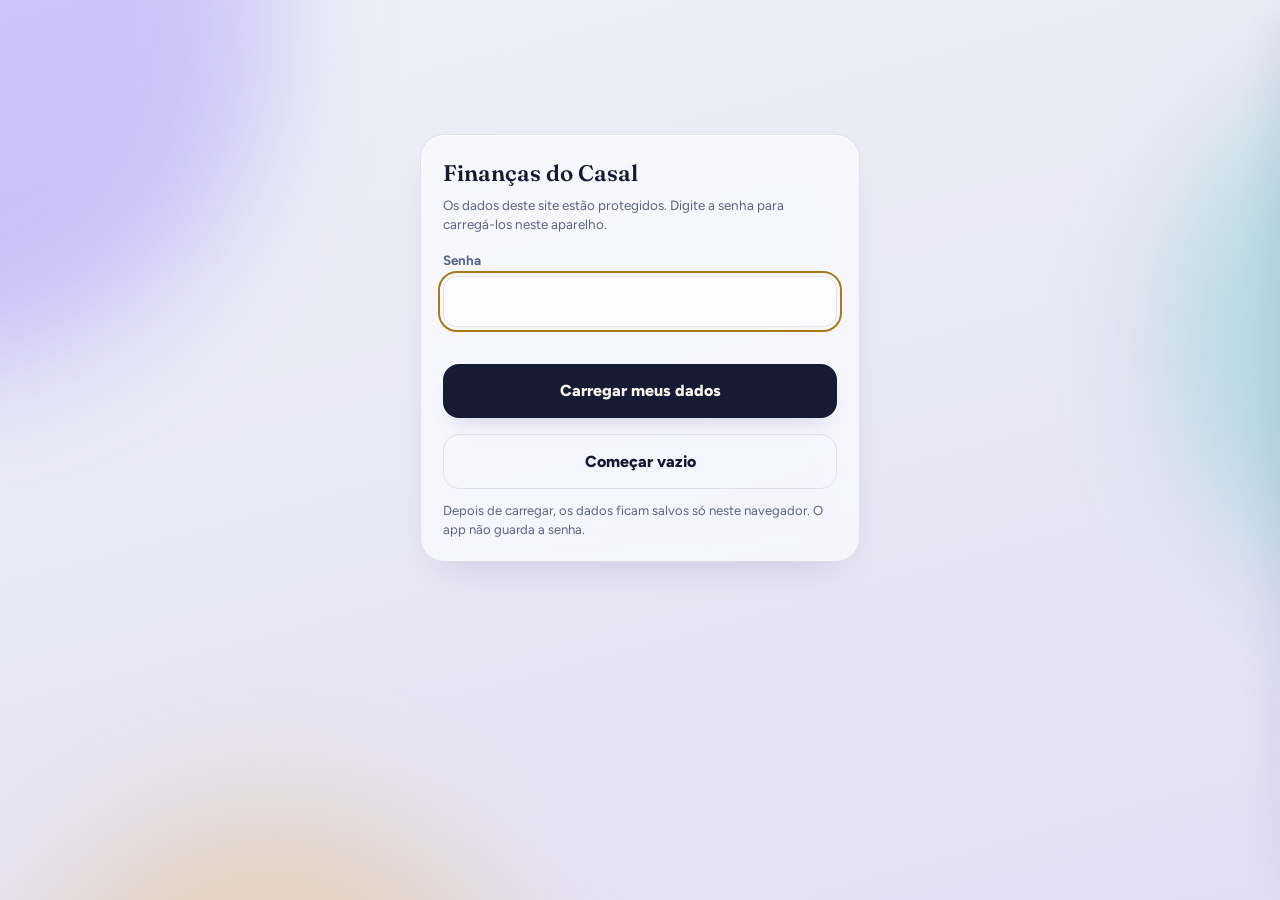
<file: index.html>
<!DOCTYPE html>
<html lang="pt-BR">
<head>
<meta charset="utf-8">
<meta name="viewport" content="width=device-width, initial-scale=1, viewport-fit=cover">
<title>Finanças do Casal</title>
<meta name="robots" content="noindex,nofollow">
<meta name="fc-versao" content="0a4a66fe">
<meta name="theme-color" content="#15103A">
<link rel="manifest" href="manifest.webmanifest">
<link rel="apple-touch-icon" href="apple-touch-icon.png">
<link rel="icon" href="data:image/svg+xml,%3Csvg xmlns='http://www.w3.org/2000/svg' viewBox='0 0 100 100'%3E%3Crect width='100' height='100' rx='24' fill='%2315103A'/%3E%3Ctext x='50' y='52' text-anchor='middle' dominant-baseline='central' font-family='Segoe UI,Arial,sans-serif' font-weight='700' font-size='44' fill='%23E8C46C'%3ER$%3C/text%3E%3C/svg%3E">
<link rel="preconnect" href="https://fonts.googleapis.com">
<link rel="preconnect" href="https://fonts.gstatic.com" crossorigin>
<link href="https://fonts.googleapis.com/css2?family=Fraunces:opsz,wght@9..144,400;9..144,600;9..144,700&family=Figtree:wght@400;500;600;700;800&display=swap" rel="stylesheet">
<style>
:root{
  --bg1:#EEF0F7;--bg2:#E3DFF3;--au1:rgba(124,92,255,.30);--au2:rgba(20,170,160,.24);--au3:rgba(222,168,60,.26);
  --glass:rgba(255,255,255,.58);--glass2:rgba(255,255,255,.82);--stroke:rgba(24,26,60,.10);--hi:rgba(255,255,255,.9);
  --ink:#161A33;--muted:#5D6385;--gold:#A87A14;--nec:#0F8F83;--des:#C4407A;--inv:#A87A14;--via:#2F6FD0;--srv:#6B55C8;
  --alert:#CF3F36;--alertbg:rgba(207,63,54,.12);--okbg:rgba(15,143,131,.12);--shadow:rgba(40,36,100,.20);
  --btn:#161A33;--btnink:#F7F3EA;--field:rgba(255,255,255,.7);
  color-scheme:light;box-sizing:border-box;
  padding-top:env(safe-area-inset-top,0px);padding-bottom:env(safe-area-inset-bottom,0px);
}
@media (prefers-color-scheme:dark){:root:not([data-theme="light"]){
  --bg1:#080C20;--bg2:#15103A;--au1:rgba(124,92,255,.42);--au2:rgba(22,168,156,.30);--au3:rgba(231,195,106,.20);
  --glass:rgba(255,255,255,.06);--glass2:rgba(255,255,255,.11);--stroke:rgba(255,255,255,.12);--hi:rgba(255,255,255,.22);
  --ink:#F4EFE4;--muted:#A6ACCB;--gold:#E8C46C;--nec:#4FD6C8;--des:#F48DBC;--inv:#E8C46C;--via:#8CBDFF;--srv:#B4A5FF;
  --alert:#FF7C6C;--alertbg:rgba(255,124,108,.14);--okbg:rgba(79,214,200,.12);--shadow:rgba(0,0,0,.55);
  --btn:#E8C46C;--btnink:#1A1430;--field:rgba(255,255,255,.07);color-scheme:dark}}
:root[data-theme="dark"]{
  --bg1:#080C20;--bg2:#15103A;--au1:rgba(124,92,255,.42);--au2:rgba(22,168,156,.30);--au3:rgba(231,195,106,.20);
  --glass:rgba(255,255,255,.06);--glass2:rgba(255,255,255,.11);--stroke:rgba(255,255,255,.12);--hi:rgba(255,255,255,.22);
  --ink:#F4EFE4;--muted:#A6ACCB;--gold:#E8C46C;--nec:#4FD6C8;--des:#F48DBC;--inv:#E8C46C;--via:#8CBDFF;--srv:#B4A5FF;
  --alert:#FF7C6C;--alertbg:rgba(255,124,108,.14);--okbg:rgba(79,214,200,.12);--shadow:rgba(0,0,0,.55);
  --btn:#E8C46C;--btnink:#1A1430;--field:rgba(255,255,255,.07);color-scheme:dark}
*,*::before,*::after{box-sizing:inherit}
html{height:100%;scroll-padding-top:env(safe-area-inset-top,0px)}
body{margin:0;min-height:100%;color:var(--ink);background:linear-gradient(165deg,var(--bg1),var(--bg2));background-attachment:fixed;
  font-family:"Figtree",system-ui,-apple-system,"Segoe UI",Roboto,sans-serif;font-size:16px;line-height:1.45;
  font-variant-numeric:tabular-nums;-webkit-font-smoothing:antialiased;overflow-x:hidden}
.aurora{position:fixed;inset:-20%;z-index:0;pointer-events:none;filter:blur(60px)}
.aurora i{position:absolute;border-radius:50%;opacity:1}
.aurora i:nth-child(1){width:55vmax;height:55vmax;left:-10%;top:-12%;background:var(--au1);animation:drift1 26s ease-in-out infinite alternate}
.aurora i:nth-child(2){width:45vmax;height:45vmax;right:-12%;top:18%;background:var(--au2);animation:drift2 32s ease-in-out infinite alternate}
.aurora i:nth-child(3){width:40vmax;height:40vmax;left:15%;bottom:-18%;background:var(--au3);animation:drift1 38s ease-in-out infinite alternate-reverse}
@keyframes drift1{to{transform:translate(8vmax,6vmax) scale(1.1)}}
@keyframes drift2{to{transform:translate(-7vmax,5vmax) scale(.92)}}
button,input,select{font:inherit;color:inherit}
button{cursor:pointer;-webkit-tap-highlight-color:transparent}
:focus-visible{outline:2px solid var(--gold);outline-offset:3px}
main{position:relative;z-index:1;max-width:620px;margin:0 auto;padding:14px 16px 130px}
.serif{font-family:"Fraunces",Georgia,serif;font-optical-sizing:auto}

.glass{background:var(--glass);border:1px solid var(--stroke);border-radius:24px;
  backdrop-filter:blur(18px) saturate(140%);-webkit-backdrop-filter:blur(18px) saturate(140%);
  box-shadow:0 18px 40px -22px var(--shadow),inset 0 1px 0 var(--hi)}

.top{display:flex;align-items:center;justify-content:space-between;gap:10px;margin:4px 0 2px}
.top h1{font-family:"Fraunces",Georgia,serif;font-weight:600;font-size:1.55rem;margin:0;letter-spacing:-.01em}
.nav{width:42px;height:42px;border-radius:50%;border:1px solid var(--stroke);background:var(--glass);font-size:1.25rem;
  backdrop-filter:blur(12px);-webkit-backdrop-filter:blur(12px);box-shadow:inset 0 1px 0 var(--hi)}
.sync{font-size:.78rem;color:var(--muted);text-align:center;margin:0 0 6px}

/* ---- carteira 3D ---- */
.deck-wrap{perspective:1100px;height:230px;margin:6px 0 4px;display:grid;place-items:center;touch-action:pan-y}
.deck{position:relative;width:min(88vw,340px);aspect-ratio:1.586;transform-style:preserve-3d;
  transform:rotateX(calc(14deg + var(--rx,0deg))) rotateY(var(--ry,0deg));transition:transform .5s cubic-bezier(.2,.8,.2,1)}
.deck.float{animation:float 7s ease-in-out infinite}
@keyframes float{50%{translate:0 -6px}}
.card{position:absolute;inset:0;border-radius:18px;padding:16px 18px;border:0;text-align:left;display:flex;flex-direction:column;justify-content:space-between;
  transform-style:preserve-3d;transition:transform .65s cubic-bezier(.2,.9,.2,1),filter .5s,opacity .5s;overflow:hidden;
  box-shadow:0 30px 50px -24px rgba(0,0,0,.6),inset 0 1px 0 rgba(255,255,255,.35)}
.card::after{content:"";position:absolute;inset:0;border-radius:inherit;pointer-events:none;
  background:radial-gradient(120% 80% at calc(30% + var(--gx,0%)) calc(0% + var(--gy,0%)),rgba(255,255,255,.45),transparent 55%);mix-blend-mode:soft-light}
.card[data-pos="0"]{transform:translate3d(0,0,0);z-index:3}
.card[data-pos="1"]{transform:translate3d(0,-22px,-60px) scale(.95);z-index:2;filter:brightness(.8)}
.card[data-pos="2"]{transform:translate3d(0,-42px,-120px) scale(.9);z-index:1;filter:brightness(.62)}
.card.bradesco{background:linear-gradient(125deg,#EEF1F5 0%,#AEB6C4 38%,#F4F6F9 52%,#8B94A6 78%,#C9CFD9 100%);color:#1B2131}
.card.nubank{background:linear-gradient(130deg,#9E5BFF 0%,#6A1FD0 45%,#3A0B83 100%);color:#FBF7FF}
.card.avista{background:linear-gradient(130deg,#1FB5A3 0%,#0E7A70 50%,#073F3B 100%);color:#F1FFFC}
.card .row1{display:flex;justify-content:space-between;align-items:flex-start}
.card .bank{font-weight:800;font-size:1.02rem;letter-spacing:.01em}
.card .kind{font-size:.72rem;opacity:.75;margin-top:1px}
.chipemv{width:40px;height:30px;border-radius:7px;background:linear-gradient(135deg,#F6DE9A,#C99A3B 55%,#F2D78A);
  box-shadow:inset 0 0 0 1px rgba(0,0,0,.18);position:relative}
.chipemv::before{content:"";position:absolute;inset:7px 0;border-top:1px solid rgba(0,0,0,.25);border-bottom:1px solid rgba(0,0,0,.25)}
.chipemv::after{content:"";position:absolute;inset:0 13px;border-left:1px solid rgba(0,0,0,.25);border-right:1px solid rgba(0,0,0,.25)}
.card .amt{font-family:"Fraunces",Georgia,serif;font-size:2rem;font-weight:600;letter-spacing:-.01em;line-height:1}
.card .row3{display:flex;justify-content:space-between;font-size:.8rem;opacity:.85}
.deck.intro .card{animation:dealIn .9s cubic-bezier(.2,.9,.2,1) both}
.deck.intro .card[data-pos="1"]{animation-delay:.08s}.deck.intro .card[data-pos="2"]{animation-delay:.16s}
@keyframes dealIn{from{opacity:0;transform:translate3d(0,80px,-200px) rotateX(-40deg)}}
.hint{font-size:.74rem;color:var(--muted);text-align:center;margin:0 0 10px}

/* ---- número principal ---- */
.headline{text-align:center;margin:4px 0 14px}
.headline .lbl{color:var(--muted);font-size:.9rem;margin:0}
.headline .big{font-family:"Fraunces",Georgia,serif;font-size:2.9rem;font-weight:600;line-height:1.05;margin:4px 0 6px;letter-spacing:-.02em}
.pill{display:inline-block;padding:7px 14px;border-radius:999px;font-size:.88rem;font-weight:600}
.pill.bad{background:var(--alertbg);color:var(--alert)}.pill.good{background:var(--okbg);color:var(--nec)}

section.panel{padding:18px 16px;margin-bottom:14px}
section.panel h2{font-family:"Fraunces",Georgia,serif;font-weight:600;font-size:1.18rem;margin:0 0 2px}
section.panel .desc{color:var(--muted);font-size:.84rem;margin:0 0 14px}

/* ---- skyline 3D ---- */
.sky{position:relative;height:200px;margin-top:6px}
.sky .floor{position:absolute;left:4px;right:14px;bottom:26px;height:12px;background:linear-gradient(90deg,var(--glass2),transparent);
  transform:skewX(-45deg);transform-origin:bottom left;border-top:1px solid var(--stroke)}
.sky .cols{position:absolute;left:0;right:12px;bottom:26px;height:160px;display:grid;grid-template-columns:repeat(6,1fr);align-items:end}
.sky .col{height:100%;display:flex;flex-direction:column;justify-content:flex-end;align-items:center;background:none;border:0;padding:0}
.sky .v{font-size:.72rem;font-weight:700;color:var(--muted);margin-bottom:12px}
.prism{position:relative;width:54%;border-radius:2px 2px 0 0;
  background:linear-gradient(180deg,color-mix(in srgb,var(--c) 92%,white),color-mix(in srgb,var(--c) 70%,black));
  transition:height .6s cubic-bezier(.2,.9,.2,1)}
.prism::before{content:"";position:absolute;left:0;top:-9px;width:100%;height:9px;transform-origin:bottom left;transform:skewX(-45deg);
  background:color-mix(in srgb,var(--c) 60%,white)}
.prism::after{content:"";position:absolute;right:-9px;top:0;width:9px;height:100%;transform-origin:top left;transform:skewY(-45deg);
  background:color-mix(in srgb,var(--c) 55%,black)}
.col.sel .prism{box-shadow:0 0 26px -2px var(--c)}
.col.sel .v{color:var(--ink)}
.sky .mlabels{position:absolute;left:0;right:12px;bottom:0;display:grid;grid-template-columns:repeat(6,1fr);text-align:center;font-size:.76rem;color:var(--muted)}
.sky .mlabels .on{color:var(--gold);font-weight:700}
.plane{position:absolute;left:0;right:6px;height:14px;pointer-events:none;transform:skewX(-45deg);transform-origin:bottom left;
  background:linear-gradient(90deg,color-mix(in srgb,var(--alert) 30%,transparent),color-mix(in srgb,var(--alert) 8%,transparent));
  border-bottom:1.5px solid var(--alert);box-shadow:0 0 18px -4px var(--alert)}
.plane-l{position:absolute;right:0;font-size:.7rem;color:var(--alert);font-weight:700;transform:translateY(-100%)}

/* ---- anel 3D ---- */
.ringbox{display:grid;grid-template-columns:1fr;gap:6px}
.ring-wrap{position:relative;height:150px;margin:0 0 4px;perspective:700px;display:grid;place-items:center}
.ring{position:relative;width:170px;height:170px;transform-style:preserve-3d;transform:rotateX(60deg) rotateZ(-28deg)}
.ring .ly{position:absolute;inset:0;border-radius:50%;
  -webkit-mask:radial-gradient(circle,transparent 57%,#000 58%);mask:radial-gradient(circle,transparent 57%,#000 58%)}
.ring-c{position:absolute;inset:0;display:grid;place-items:center;text-align:center;pointer-events:none;transform:translateY(-8px)}
.ring-c b{font-family:"Fraunces",Georgia,serif;font-size:1.35rem;font-weight:600;display:block}
.ring-c span{font-size:.74rem;color:var(--muted)}
.bucket{padding:12px 0;border-top:1px solid var(--stroke)}
.bucket .row{display:flex;justify-content:space-between;gap:8px;align-items:baseline}
.bucket .row[data-catdet]{cursor:pointer;border-radius:10px;margin:-4px -8px;padding:4px 8px;transition:background .15s}
.bucket .row[data-catdet]:hover,.bucket .row[data-catdet]:focus-visible{background:var(--glass2);outline:none}
.bucket .row[data-catdet] .nm::after{content:" ›";opacity:.45;font-weight:700}
.bucket .nm{font-weight:700;display:flex;align-items:center;gap:8px}
.dot{width:11px;height:11px;border-radius:4px;flex:none;display:inline-block;box-shadow:0 0 10px -1px currentColor}
.track{height:8px;background:var(--glass2);border-radius:6px;margin-top:8px;overflow:hidden}
.fill{height:100%;border-radius:6px}
.bucket .sub{font-size:.8rem;color:var(--muted);margin-top:5px}
.bucket .sub.over{color:var(--alert);font-weight:600}
.muted{color:var(--muted)}.small{font-size:.82rem}
.alert{padding:12px 14px;margin-bottom:14px;border-radius:18px;background:var(--alertbg);color:var(--alert);font-size:.9rem;border:1px solid color-mix(in srgb,var(--alert) 30%,transparent)}
.pay{display:flex;justify-content:space-between;gap:10px;padding:10px 0;border-top:1px solid var(--stroke);font-size:.95rem}
.pay b{font-weight:700;white-space:nowrap}

/* ---- lista ---- */
.chips{display:flex;gap:8px;overflow-x:auto;margin:6px -16px 12px;padding:0 16px 2px;scrollbar-width:none}
.chip{border:1px solid var(--stroke);background:var(--glass);border-radius:999px;padding:8px 15px;font-size:.88rem;white-space:nowrap;
  backdrop-filter:blur(10px);-webkit-backdrop-filter:blur(10px)}
.chip.on{background:var(--btn);color:var(--btnink);border-color:transparent}
.group h3{font-size:.9rem;margin:0;padding:14px 0 6px;display:flex;justify-content:space-between;color:var(--muted);font-weight:700}
.item{display:flex;align-items:center;gap:12px;width:100%;text-align:left;background:none;border:0;border-top:1px solid var(--stroke);padding:12px 0}
.item .t{flex:1;min-width:0}
.item .d{font-weight:700;overflow:hidden;text-overflow:ellipsis;white-space:nowrap;display:block}
.item .meta{font-size:.8rem;color:var(--muted)}
.item .val{font-weight:700;white-space:nowrap}
.tag-end{font-size:.7rem;background:var(--okbg);color:var(--nec);border-radius:6px;padding:1px 6px;margin-left:6px;font-weight:700}
.empty{text-align:center;color:var(--muted);padding:30px 8px}

/* ---- barra inferior ---- */
.tabbar{position:fixed;left:0;right:0;bottom:0;z-index:20;padding:0 14px calc(10px + env(safe-area-inset-bottom,0px))}
.tabbar .in{max-width:520px;margin:0 auto;display:grid;grid-template-columns:1fr 1.25fr 70px 1.2fr 1fr;align-items:center;height:64px;border-radius:24px;
  background:var(--glass2);border:1px solid var(--stroke);backdrop-filter:blur(22px) saturate(150%);-webkit-backdrop-filter:blur(22px) saturate(150%);
  box-shadow:0 20px 40px -18px var(--shadow),inset 0 1px 0 var(--hi)}
.tab{background:none;border:0;font-size:.74rem;padding:0 2px;color:var(--muted);height:100%;font-weight:700}
.tab.on{color:var(--ink)}
.fab{width:50px;height:50px;border-radius:50%;border:0;justify-self:center;transform:none;font-size:1.7rem;line-height:1;color:#2A1B05;
  background:radial-gradient(circle at 35% 30%,#FFF1C4,#E8C46C 45%,#A7771A 100%);
  box-shadow:0 14px 26px -8px rgba(168,120,20,.7),inset 0 -4px 8px rgba(0,0,0,.25),inset 0 3px 6px rgba(255,255,255,.6)}
.fab:active{transform:scale(.94)}

/* ---- formulários ---- */
.field{margin-bottom:14px}
.field label,.flabel{display:block;font-size:.84rem;color:var(--muted);margin-bottom:6px;font-weight:700}
.field input{width:100%;padding:13px;border-radius:14px;border:1px solid var(--stroke);background:var(--field);font-size:1rem}
.seg{display:flex;gap:6px;flex-wrap:wrap}
.seg button{flex:1 1 auto;border:1px solid var(--stroke);background:var(--field);border-radius:12px;padding:10px;font-size:.9rem;font-weight:600}
.seg button.on{background:var(--btn);color:var(--btnink);border-color:transparent}
.two{display:grid;grid-template-columns:1fr 1fr;gap:10px;align-items:end}
.pjctrl{align-items:end}
.four{display:grid;grid-template-columns:repeat(2,1fr);gap:10px}
.btn{width:100%;padding:15px;border-radius:16px;border:0;background:var(--btn);color:var(--btnink);font-weight:800;font-size:1rem;
  box-shadow:0 12px 24px -12px var(--shadow)}
.btn.ghost{background:transparent;color:var(--ink);border:1px solid var(--stroke);margin-top:8px;box-shadow:none}
.btn.danger{background:transparent;color:var(--alert);border:1px solid var(--alert);margin-top:8px;box-shadow:none}
.preview{border-radius:14px;padding:12px;font-size:.88rem;margin-bottom:14px;background:var(--okbg);color:var(--ink)}
.preview.bad{background:var(--alertbg);color:var(--alert)}
.preview p{margin:0 0 4px}.preview p:last-child{margin:0}
.overlay{position:fixed;inset:0;background:rgba(6,8,22,.5);z-index:30;display:none;backdrop-filter:blur(3px);-webkit-backdrop-filter:blur(3px)}
.overlay.open{display:block}
.sheet{position:fixed;left:0;right:0;bottom:0;z-index:31;max-height:92%;overflow-y:auto;
  padding:18px 16px calc(20px + env(safe-area-inset-bottom,0px));border-radius:28px 28px 0 0;
  background:linear-gradient(180deg,var(--bg2),var(--bg1));border-top:1px solid var(--stroke);
  box-shadow:0 -20px 50px -20px var(--shadow);transform:translateY(105%);transition:transform .3s cubic-bezier(.2,.9,.2,1)}
.sheet.open{transform:none}
.sheet .in{max-width:580px;margin:0 auto}
.sheet h2{font-family:"Fraunces",Georgia,serif;font-weight:600;margin:0 0 14px;font-size:1.4rem}
.grab{width:42px;height:5px;border-radius:3px;background:var(--stroke);margin:0 auto 12px}
.toast{position:fixed;left:50%;bottom:calc(96px + env(safe-area-inset-bottom,0px));transform:translateX(-50%);
  background:var(--btn);color:var(--btnink);padding:10px 16px;border-radius:14px;font-size:.9rem;font-weight:600;z-index:40;display:none}

.pay>span:last-child{display:flex;align-items:center;gap:6px;white-space:nowrap}
.mini{border:1px solid var(--stroke);background:var(--field);border-radius:999px;padding:4px 12px;font-size:.78rem;font-weight:700;margin-right:6px}
.mini.gold{background:var(--btn);color:var(--btnink);border-color:transparent}
.tgrid{display:grid;gap:8px;margin-bottom:6px}
.tcell{border:1px solid var(--stroke);background:var(--field);border-radius:14px;padding:10px 6px;display:flex;flex-direction:column;gap:2px;align-items:center;min-width:0}
.tcell span{font-size:.72rem;color:var(--muted);font-weight:600;white-space:nowrap}.tcell b{font-size:.86rem}
.tcell.on{border-color:var(--gold);box-shadow:0 0 0 1px var(--gold)}
.tcell.ult{border-color:color-mix(in srgb,var(--nec) 50%,transparent);background:var(--okbg)}.tcell.ult b{color:var(--nec)}
.pay.big{font-size:1rem}
.card.ultima{background:linear-gradient(130deg,#F6E7B0 0%,#D9A93A 45%,#8F6410 100%);color:#2A1B05}
.card.c3{background:linear-gradient(130deg,#FF8A5B,#C2410C 55%,#6B1F05);color:#FFF6F1}
.card.c4{background:linear-gradient(130deg,#1FB5A3,#0E7A70 50%,#073F3B);color:#F1FFFC}
.card.c5{background:linear-gradient(130deg,#60A5FA,#1D4ED8 55%,#0B2470);color:#F3F7FF}
.spark{font-size:1.4rem;opacity:.8}
.legend{display:flex;flex-wrap:wrap;gap:6px 14px;justify-content:center;margin:2px 0 8px;font-size:.8rem;color:var(--muted)}
.legend i{display:inline-block;width:9px;height:9px;border-radius:3px;margin-right:5px;vertical-align:middle}
.today{display:flex;justify-content:space-between;align-items:center;gap:12px;padding:14px 16px;margin-bottom:14px}
.today .lbl{display:block;font-size:.82rem;color:var(--muted);font-weight:600}
.today b{font-family:"Fraunces",Georgia,serif;font-size:1.7rem;font-weight:600;line-height:1.1}
.cmp{display:block;margin-top:2px;font-weight:700;color:var(--muted)}.cmp.up{color:var(--alert)}.cmp.down{color:var(--nec)}
.subs{margin-top:8px;display:grid;gap:6px}
.subrow{display:grid;grid-template-columns:1fr auto;gap:2px 10px;font-size:.82rem;color:var(--muted)}
.subrow small{font-size:.74rem}.subrow .over{color:var(--alert);font-weight:700}
.track.split{display:flex}.track.split .fill{border-radius:0}.track.split .fill:first-child{border-radius:6px 0 0 6px}.track.split .fill:last-child{border-radius:0 6px 6px 0}
.sub.fxsplit{display:flex;align-items:center;gap:5px;flex-wrap:wrap}.sub.fxsplit .sq{width:9px;height:9px;border-radius:3px;display:inline-block}
.track.thin{grid-column:1/-1;height:4px;margin-top:2px}
.evol{width:100%;height:130px;display:block}
.search{margin:8px 0 2px}
.search input{width:100%;padding:12px 14px;border-radius:14px;border:1px solid var(--stroke);background:var(--field);font-size:1rem}
.sim{display:grid;grid-template-columns:repeat(5,1fr);gap:6px;margin-top:10px}
.simb{border:1px solid var(--stroke);background:var(--field);border-radius:12px;padding:8px 2px;display:flex;flex-direction:column;align-items:center;gap:1px}
.simb b{font-size:.9rem}.simb span{font-size:.7rem}.simb small{font-size:.66rem;color:var(--muted)}
.simb.over small{color:var(--alert);font-weight:700}.simb.on{border-color:var(--gold);box-shadow:0 0 0 1px var(--gold)}
.thumb{width:72px;height:72px;object-fit:cover;border-radius:12px;vertical-align:middle;margin-right:8px;border:1px solid var(--stroke)}
.file{width:100%;font-size:.9rem;color:var(--muted)}
.tag-end.foto{background:var(--glass2);color:var(--muted)}
.tag-end.off{background:var(--alertbg);color:var(--alert)}
.lv-sw{max-width:460px;margin:0 0 16px}
/* entrada da Central de FIIs: uma prévia da atmosfera do módulo */
.fii-entry{display:flex;align-items:center;gap:16px;margin:14px 0 18px;padding:16px 20px;border-radius:20px;text-decoration:none;color:#EEE8DC;background:radial-gradient(500px 160px at 85% 0%,rgba(214,190,138,.22),transparent 60%),linear-gradient(135deg,#0b0e13,#05070a);border:1px solid rgba(214,190,138,.28);box-shadow:0 18px 40px -22px rgba(0,0,0,.7);transition:transform .3s cubic-bezier(.2,.8,.2,1),box-shadow .3s}
.fii-entry:hover{transform:translateY(-2px);box-shadow:0 24px 50px -20px rgba(214,190,138,.35)}
.fii-entry .fe-mono{flex:0 0 42px;height:42px;border-radius:50%;display:grid;place-items:center;border:1px solid rgba(214,190,138,.5);font-family:"Fraunces",Georgia,serif;font-size:1.3rem;color:#F2E3BD;background:radial-gradient(circle at 30% 25%,rgba(242,227,189,.25),transparent 60%)}
.fii-entry .fe-t{flex:1;min-width:0;display:flex;flex-direction:column;gap:2px}.fii-entry .fe-t b{font-family:"Fraunces",Georgia,serif;font-size:1.15rem;font-weight:600}.fii-entry .fe-t small{color:#A9A398;font-size:.8rem}
.fii-entry .fe-go{flex:0 0 auto;font-weight:700;font-size:.85rem;color:#1b150a;background:linear-gradient(180deg,#F2E3BD,#D6BE8A);padding:8px 14px;border-radius:999px}
@media (max-width:640px){.fii-entry .fe-go{display:none}}
.lock{max-width:440px;margin:12vh auto 0}.lock h1{font-family:"Fraunces",Georgia,serif;font-weight:600;margin:0 0 6px}.lock form{margin:16px 0 8px}.lock .btn+.btn{margin-top:8px}
.item.fx-off{opacity:.6}
.item .fx-nota{display:block;color:var(--gold);font-weight:600}
button.pay.fx-link{width:100%;background:none;border:0;border-top:1px solid var(--stroke);color:inherit;font:inherit;text-align:left;cursor:pointer}
button.pay.fx-link b{color:var(--nec)}
.fx-pay{display:flex;align-items:center;gap:12px;border-top:1px solid var(--stroke);padding:12px 0}
.fx-ck{flex:0 0 auto;width:26px;height:26px;border-radius:8px;border:2px solid color-mix(in srgb,var(--muted) 55%,transparent);background:var(--field);display:grid;place-items:center;cursor:pointer;padding:0;transition:background .15s,border-color .15s}
.fx-ck.on{background:var(--nec);border-color:var(--nec)}
.fx-ck.on::after{content:"";width:11px;height:6px;border:3px solid #fff;border-top:0;border-right:0;transform:translateY(-2px) rotate(-45deg)}
.fx-info{flex:1;min-width:0;background:none;border:0;padding:0;text-align:left;color:inherit;font:inherit;cursor:pointer;display:flex;flex-direction:column;gap:2px}
.fx-info .d{font-weight:700;overflow:hidden;text-overflow:ellipsis;white-space:nowrap}
.fx-info .meta{font-size:.8rem;color:var(--muted)}
.fx-pay.ok .d{color:var(--muted);text-decoration:line-through;text-decoration-thickness:1px}
.fx-v{white-space:nowrap}
.st{align-self:flex-start;font-size:.72rem;font-weight:700;border-radius:6px;padding:1px 7px;margin-top:2px}
.st.ok{background:var(--okbg);color:var(--nec)}.st.pend{background:var(--glass2);color:var(--muted)}.st.late{background:var(--alertbg);color:var(--alert)}
.sit-panel{margin:0 0 20px}
.sit{display:grid;grid-template-columns:repeat(3,minmax(0,1fr));gap:14px}
.sit-b{border:1px solid var(--stroke);background:var(--field);border-radius:18px;padding:14px 16px}
.sit-b[role=button]{cursor:pointer}.sit-b[role=button]:hover{border-color:var(--gold)}
.sit-b h3{margin:0 0 4px;font-size:1rem}
.sit-b .pay{padding:8px 0}
.sit-n{margin:8px 0 0}
.sit-b .pay[data-sitdet]{cursor:pointer;border-radius:8px;margin:0 -8px;padding-left:8px;padding-right:8px;transition:background .15s}
.sit-b .pay[data-sitdet]:hover,.sit-b .pay[data-sitdet]:focus-visible{background:var(--glass2);outline:none}
.sit-b .pay[data-sitdet] span::after{content:" ›";opacity:.45}
@media (max-width:820px){.sit{grid-template-columns:1fr}}
.alert.warn{background:color-mix(in srgb,var(--gold) 16%,transparent);color:var(--gold);border-color:color-mix(in srgb,var(--gold) 35%,transparent)}
.cardcfg{border-top:1px solid var(--stroke);padding-top:12px;margin-top:4px}
body.full .tabbar,body.travado .tabbar{display:none}
body.travado main{margin-left:auto!important;margin-right:auto!important;max-width:520px!important;padding-left:16px;padding-right:16px}
.fs{min-height:calc(100vh - 40px);display:flex;flex-direction:column;justify-content:center;text-align:center;cursor:pointer}
.fs h1{font-weight:600;font-size:1.6rem;margin:0}
#undo{background:none;border:1px solid var(--btnink);color:inherit;border-radius:999px;padding:3px 10px;margin-left:8px;font-weight:700}
.vault-wrap{perspective:800px;height:170px;display:grid;place-items:center;margin-top:4px}
.vault{position:relative;width:140px;height:140px;transform-style:preserve-3d;transform:rotateX(62deg) rotateZ(-20deg);animation:coinspin 18s linear infinite}
.vault i{position:absolute;inset:0;border-radius:50%;transform:translateZ(calc(var(--i) * 9px));
  background:radial-gradient(circle at 40% 35%,#FFF4CC,#E8C46C 42%,#B5851E 75%,#8A6212);
  box-shadow:inset 0 0 0 6px rgba(120,84,14,.55),inset 0 0 0 10px rgba(255,236,170,.35)}
.vault i:last-child::after{content:"R$";position:absolute;inset:0;display:grid;place-items:center;font-family:"Fraunces",Georgia,serif;font-weight:700;font-size:2.4rem;color:rgba(110,76,10,.55)}
@keyframes coinspin{to{transform:rotateX(62deg) rotateZ(340deg)}}
.stats{display:flex;justify-content:center;gap:10px;margin-top:10px}
.stats>div{background:var(--glass);border:1px solid var(--stroke);border-radius:16px;padding:10px 14px;display:flex;flex-direction:column;align-items:center;min-width:130px}
.stats span{font-size:.76rem;color:var(--muted);font-weight:600}.stats b{font-size:1.02rem}.stats small{font-size:.74rem;color:var(--muted)}
.stats.big3{margin:0 0 14px}.stats.big3>div{min-width:0;flex:1;padding:10px 6px}
.pos{color:var(--nec)}.neg{color:var(--alert)}
.item .val small{display:block;text-align:right;font-size:.74rem;font-weight:700}
.three{display:grid;grid-template-columns:1fr 1fr 1fr;gap:8px}.three .btn{padding:12px 4px;font-size:.86rem;margin:0}
.metab{width:100%;text-align:left;background:none;border:0;border-top:1px solid var(--stroke);color:inherit}
.check{display:flex;gap:10px;align-items:center;font-size:.9rem;margin:0 0 12px}.check input{width:20px;height:20px;accent-color:var(--gold)}
.four .btn{margin:0}
.subrow+.subrow{margin-top:8px}
.subrow[data-subdet]{cursor:pointer;border-radius:8px;margin-left:-6px;margin-right:-6px;padding:3px 6px;transition:background .15s}
.subrow[data-subdet]:hover,.subrow[data-subdet]:focus-visible{background:var(--glass2);color:var(--ink);outline:none}
.subrow[data-subdet] span:first-child::after{content:" ›";opacity:.5}
.sd-mes{display:flex;align-items:center;justify-content:space-between;gap:10px;margin:0 0 12px}.sd-mes b{font-family:"Fraunces",Georgia,serif;font-weight:600;font-size:1.15rem;text-transform:capitalize}.sd-mes .nav{width:36px;height:36px;font-size:1.1rem}
.sd-tot{display:flex;justify-content:space-between;align-items:baseline;margin:2px 0 6px}.sd-tot b{font-size:1.35rem}
.ptabs{margin-top:4px}
.big2{font-family:"Fraunces",Georgia,serif;font-size:2rem;font-weight:600;margin:0 0 4px;color:var(--gold)}
.sug{border-color:color-mix(in srgb,var(--gold) 40%,transparent)}
.tl{position:relative;padding:8px 0 8px 22px;display:flex;flex-direction:column;border-left:2px solid var(--stroke);margin-left:6px}
.tl i{position:absolute;left:-7px;top:13px;width:12px;height:12px;border-radius:50%;background:var(--gold);box-shadow:0 0 10px var(--gold)}
.tl b{font-size:.92rem}
.tlr{display:flex;justify-content:space-between;gap:10px;align-items:baseline}.tlr span{white-space:nowrap;font-weight:700;font-size:.9rem}
.tl.k-compra i{background:var(--via);box-shadow:0 0 8px var(--via)}.tl.k-venda i{background:var(--alert);box-shadow:0 0 8px var(--alert)}
.tl.k-provento i{background:var(--nec);box-shadow:0 0 8px var(--nec)}.tl.k-saldo i{background:var(--muted);box-shadow:none}
.tly{margin:14px 0 4px}
.pay.sub2{padding-left:14px;font-size:.88rem;color:var(--muted)}
.pbars{height:160px}.pbars .cols{height:120px}.pbars .mlabels span{font-size:.66rem;line-height:1.1}
.pbars .prism{width:60%}.tlcard{cursor:pointer}
.prio{display:inline-grid;place-items:center;width:20px;height:20px;border-radius:6px;background:var(--glass2);font-size:.72rem;color:var(--gold)}
.rowb{width:100%;background:none;border:0;border-top:1px solid var(--stroke);color:inherit;text-align:left}
.city .prism{width:62%}
.rk{display:flex;align-items:center;gap:10px;padding:10px 0}.rk .t{flex:1;display:flex;flex-direction:column;min-width:0}
.linkb{background:none;border:0;padding:0;color:var(--ink);text-decoration:underline dotted;text-underline-offset:3px;font-size:inherit}
.filebtn{display:block;text-align:center;cursor:pointer}
.pdfrow{display:flex;align-items:center;gap:12px;padding:12px 0;border-top:1px solid var(--stroke)}
.pdfrow input{width:20px;height:20px;accent-color:var(--gold);flex:none}.pdfrow .t{flex:1;min-width:0}
.pdfrow .d{display:block;font-weight:700}.pdfrow .meta{font-size:.8rem;color:var(--muted)}
@media (prefers-reduced-motion:reduce){.vault{animation:none}}

/* ---- projeção e independência ---- */
.pjctrl{display:grid;grid-template-columns:repeat(auto-fit,minmax(175px,1fr));gap:0 10px}
.pjsky .mlabels{font-size:.64rem}
.pjctrl input{padding:10px 12px}
.pjstats{margin:4px 0 8px}
:root{--pj1:#4F74C8;--pj2:#B07F12;--pj3:#0F8F83}
@media (prefers-color-scheme:dark){:root:not([data-theme="light"]){--pj1:#5F83D8;--pj2:#B38A28;--pj3:#1F9E90}}
:root[data-theme="dark"]{--pj1:#5F83D8;--pj2:#B38A28;--pj3:#1F9E90}
.pjleg{display:flex;flex-wrap:wrap;gap:6px 16px;font-size:.8rem;color:var(--muted);margin:14px 0 6px}
.pjleg i,.pjtip i{display:inline-block;width:10px;height:10px;border-radius:3px;margin-right:6px;vertical-align:-1px}
.pjc{position:relative;height:230px;margin:26px 0 0 58px}
.pjg{position:absolute;left:0;right:0;border-top:1px dashed var(--stroke);height:0}
.pjg:first-child{border-top:1px solid color-mix(in srgb,var(--muted) 45%,transparent)}
.pjg span{position:absolute;right:calc(100% + 8px);top:-.62em;font-size:.7rem;color:var(--muted);white-space:nowrap}
.pjcols{position:absolute;inset:0;display:grid;align-items:end;gap:0}
.pjcol{position:relative;height:100%;display:flex;align-items:flex-end;justify-content:center;outline:none;cursor:default}
.pjcol::before{content:"";position:absolute;inset:0 1px;border-radius:6px;background:transparent;transition:background .12s}
.pjcol:hover::before,.pjcol:focus::before{background:color-mix(in srgb,var(--muted) 12%,transparent)}
/* colunas 3D: cada segmento tem face lateral própria; o segmento de cima ganha a tampa */
.pjbar{--d:9px;position:relative;width:52%;max-width:30px;min-height:3px;display:flex;flex-direction:column;margin-right:var(--d)}
.pjbar i{position:relative;display:block;min-height:2px;background-image:linear-gradient(90deg,rgba(255,255,255,.18),rgba(255,255,255,0) 45%,rgba(0,0,0,.12))}
.pjbar i+i{box-shadow:inset 0 1.5px 0 rgba(255,255,255,.35)}
.pjbar i::after{content:"";position:absolute;top:0;right:calc(-1 * var(--d));width:var(--d);height:100%;transform-origin:top left;transform:skewY(-45deg);
  background:inherit;background-image:linear-gradient(rgba(0,0,0,.34),rgba(0,0,0,.34))}
.pjbar i:first-child::before{content:"";position:absolute;left:0;top:calc(-1 * var(--d));width:100%;height:var(--d);transform-origin:bottom left;transform:skewX(-45deg);
  background:inherit;background-image:linear-gradient(rgba(255,255,255,.38),rgba(255,255,255,.38))}
.pjcol::after{content:"";position:absolute;bottom:-5px;left:50%;width:70%;max-width:44px;height:8px;transform:translateX(-45%);border-radius:50%;
  background:radial-gradient(closest-side,var(--shadow),transparent);pointer-events:none}
.pjcol.ini .pjbar{filter:drop-shadow(0 0 7px color-mix(in srgb,var(--gold) 75%,transparent))}
.pjcol:hover .pjbar,.pjcol:focus .pjbar{filter:brightness(1.08) drop-shadow(0 6px 10px var(--shadow))}
.pjend{position:absolute;right:0;transform:translateY(-6px);font-size:.76rem;font-weight:800;white-space:nowrap;color:var(--ink)}
.pjtip{display:none;position:absolute;bottom:calc(100% + 6px);left:50%;transform:translateX(-50%);z-index:5;min-width:230px;padding:10px 12px;border-radius:12px;
  background:var(--glass2);border:1px solid var(--stroke);backdrop-filter:blur(16px);-webkit-backdrop-filter:blur(16px);box-shadow:0 14px 30px -12px var(--shadow);font-size:.78rem;pointer-events:none}
.pjtip{bottom:auto;top:0;left:calc(100% + 6px);transform:none;background:color-mix(in srgb,var(--bg1) 94%,transparent)}
.pjtip.r{left:auto;right:calc(100% + 6px)}
.pjcol:hover .pjtip,.pjcol:focus .pjtip{display:grid;gap:4px}
.pjtip{min-width:260px}
.pjtip>b{font-size:.84rem}
.pjtip span{display:flex;align-items:center;gap:0;color:var(--muted);white-space:nowrap}
.pjtip span strong{margin-left:auto;padding-left:12px;color:var(--ink)}
.pjtip .tt em{font-style:normal;color:var(--ink);font-weight:700}
.pjtip .mu{font-size:.72rem;border-top:1px solid var(--stroke);padding-top:5px;margin-top:2px}
.pjx{display:grid;margin:6px 0 0 58px;font-size:.72rem;color:var(--muted);text-align:center;white-space:nowrap}
.pjx span.on{color:var(--gold);font-weight:700}
.pjtab{font-size:.88rem}
.pjh,.pjr{display:grid;grid-template-columns:1fr 1.2fr 1fr 1.2fr;gap:8px;align-items:center;padding:7px 0;border-top:1px solid var(--stroke)}
.pjtab.comdiv .pjh,.pjtab.comdiv .pjr{grid-template-columns:.8fr 1.15fr .95fr 1fr 1.15fr}
.pjr .gold{color:var(--gold);font-weight:700}
.pjstats.four4{flex-wrap:wrap}.pjstats.four4>div{flex:1 1 30%}
.pjstats .divbox{flex-basis:100%!important;background:color-mix(in srgb,var(--gold) 12%,var(--glass));border-color:color-mix(in srgb,var(--gold) 40%,transparent)}
.pjstats .divbox b{color:var(--gold)!important}
.pjtip .divl{border-top:1px solid var(--stroke);padding-top:5px;margin-top:2px;color:var(--ink);font-weight:700}
.pjtip .divl strong{color:var(--gold)}
.pjtip .divs{font-size:.72rem;justify-content:flex-end}
.pjtip .divs b{color:var(--nec);margin-left:3px}
.pjtip .altl{color:var(--muted);font-weight:700}
.pjtip .altl i{background:none!important;border-top:2px dashed var(--ink);height:0!important;width:12px!important;border-radius:0!important}
.pjalt{position:absolute;inset:0;width:100%;height:100%;overflow:visible;pointer-events:none;z-index:2}
.pjalt polyline{stroke:var(--ink);stroke-width:2;stroke-dasharray:5 4;opacity:.75}
.pjalt circle{stroke:var(--ink);stroke-width:6;stroke-linecap:round;opacity:.75}
.pjleg i.dash{background:none!important;border-top:2px dashed var(--ink);height:0!important;width:16px!important;border-radius:0!important;vertical-align:3px}
/* resumo dos dividendos: comparação lado a lado */
.pjstats .divbox{padding:12px 14px;gap:8px;align-items:stretch}
.divbox .dvh{display:flex;justify-content:space-between;align-items:baseline;gap:8px;font-size:.8rem;font-weight:700;color:var(--ink)}
.divbox .dvh em{font-style:normal;font-weight:600;color:var(--muted);font-size:.74rem}
.dvcmp{display:grid;grid-template-columns:1fr 1fr;gap:8px;width:100%}
.dvcmp>div{display:flex;flex-direction:column;align-items:flex-start;gap:1px;padding:8px 10px;border-radius:12px;border:1px solid var(--stroke);background:var(--glass);opacity:.72}
.dvcmp>div.on{opacity:1;border-color:var(--gold);background:var(--glass2);box-shadow:0 0 0 1px var(--gold)}
.dvcmp small{font-size:.72rem;color:var(--muted);font-weight:700}
.pjstats .divbox .dvcmp b{font-size:1.15rem;color:var(--muted)!important}.pjstats .divbox .dvcmp>div.on b{color:var(--gold)!important}
.dvcmp i{font-style:normal;font-size:.72rem;color:var(--muted)}
.dvgain{align-self:center;padding:4px 12px;border-radius:999px;background:var(--okbg);color:var(--nec);font-size:.78rem;font-weight:800}
/* detalhe da coluna: cabeçalho com saldo e comparação em grade */
.pjtip .tth{display:flex;justify-content:space-between;align-items:baseline;gap:12px;padding-bottom:4px;margin-bottom:2px;border-bottom:1px solid var(--stroke)}
.pjtip .tth b{font-size:.84rem;color:var(--ink)}.pjtip .tth strong{font-size:.95rem}
.ttcmp{display:grid;grid-template-columns:auto 1fr 1fr;gap:3px 10px;align-items:baseline;border-top:1px solid var(--stroke);padding-top:6px;margin-top:3px;font-size:.74rem}
.ttcmp span{color:var(--muted);white-space:nowrap}
.ttcmp em{font-style:normal;font-size:.68rem;font-weight:800;color:var(--muted);text-align:right}
.ttcmp b{text-align:right;color:var(--muted);font-weight:700;white-space:nowrap}
.ttcmp .on{color:var(--gold)}.ttcmp b.on{color:var(--ink);font-weight:800}
.cmpdiv{display:block;font-style:normal;font-size:.76rem;color:var(--muted);margin-top:6px;line-height:1.4}.cmpdiv b{color:var(--nec)}
.pjh{color:var(--muted);font-size:.76rem;font-weight:700;border-top:0}
.pjr>*:nth-child(n+3),.pjh>*:nth-child(n+3){text-align:right}
.pjr.ini>span:first-child{color:var(--gold);font-weight:700}
.pjin{width:100%;padding:6px 8px;border-radius:10px;border:1px solid var(--stroke);background:var(--field);text-align:right;font-size:.86rem}
.pjin.over{border-color:var(--gold);color:var(--gold);font-weight:700}
.ifres b{font-size:1.02rem}
/* investido por mês */
.invsvg{width:100%;height:auto;display:block;overflow:visible;margin-top:4px}.invsvg text{font-family:"Figtree",sans-serif}
.invcol{cursor:pointer;outline:none;transition:filter .12s}.invcol:hover,.invcol:focus-visible{filter:brightness(1.1)}
.invcol.on{filter:brightness(1.12) drop-shadow(0 4px 6px var(--shadow))}
.invstats{margin:0 0 6px}
.invdet{margin-top:10px;padding:10px 12px;border-radius:14px;background:var(--glass2);border:1px solid var(--stroke)}
.invdet-h{display:flex;justify-content:space-between;align-items:baseline;gap:10px;flex-wrap:wrap;font-size:.84rem}.invdet-h span{color:var(--muted);font-size:.78rem}
/* faturas do mês: status com sinal verde quando quitada */
.fat-h{display:flex;align-items:center;justify-content:space-between;gap:10px;flex-wrap:wrap}
.fat-cnt{font-family:"Figtree",sans-serif;font-size:.74rem;font-weight:800;padding:4px 10px;border-radius:999px;background:var(--glass2);border:1px solid var(--stroke);color:var(--muted)}
.fat-cnt.all{background:var(--okbg);border-color:color-mix(in srgb,var(--nec) 35%,transparent);color:var(--nec)}
.fatrow{display:grid;grid-template-columns:auto 1fr auto;align-items:center;gap:12px;padding:11px 12px;margin-top:8px;border-radius:14px;border:1px solid var(--stroke);background:var(--glass);position:relative;overflow:hidden}
.fatrow::before{content:"";position:absolute;left:0;top:0;bottom:0;width:4px;background:var(--stroke)}
.fat-t{display:flex;flex-direction:column;gap:2px;min-width:0}.fat-t b{font-size:.95rem}
.fat-sub{font-size:.76rem;color:var(--muted)}
.fat-a{display:flex;align-items:center;gap:8px;white-space:nowrap}.fat-a .mini{margin:0}.fat-a b{font-size:1rem}
.fatrow.paga{background:var(--okbg);border-color:color-mix(in srgb,var(--nec) 35%,transparent)}
.fatrow.paga::before{background:var(--nec)}
.fat-ic{display:grid;place-items:center;width:28px;height:28px;border-radius:50%;background:var(--nec);color:#fff;box-shadow:0 0 0 4px color-mix(in srgb,var(--nec) 18%,transparent)}
.fat-badge{align-self:flex-start;font-size:.72rem;font-weight:800;color:var(--nec);background:color-mix(in srgb,var(--nec) 14%,transparent);padding:2px 8px;border-radius:999px}
.fatrow.paga .fat-a b{color:var(--nec)}
.fatrow.parcial{background:color-mix(in srgb,var(--gold) 12%,transparent);border-color:color-mix(in srgb,var(--gold) 40%,transparent)}
.fatrow.parcial::before,.fatrow.parcial .fat-ic{background:var(--gold)}.fatrow.parcial .fat-badge{color:var(--gold);background:color-mix(in srgb,var(--gold) 14%,transparent)}
.fat-dot{width:12px;height:12px;border-radius:50%;margin:0 8px;background:var(--muted);opacity:.6}
.fatrow.soon::before,.fatrow.soon .fat-dot{background:var(--gold);opacity:1}.fatrow.soon .fat-sub{color:var(--gold);font-weight:700}
.fatrow.late::before,.fatrow.late .fat-dot{background:var(--alert);opacity:1}.fatrow.late .fat-sub{color:var(--alert);font-weight:700}
.fatrow.late .fat-dot{box-shadow:0 0 0 4px color-mix(in srgb,var(--alert) 18%,transparent);animation:fatpulse 1.6s ease-in-out infinite}
@keyframes fatpulse{50%{box-shadow:0 0 0 7px color-mix(in srgb,var(--alert) 6%,transparent)}}
.mini.comp{border-color:color-mix(in srgb,var(--nec) 45%,transparent);color:var(--nec)}
.compbox{display:flex;gap:12px;align-items:center;padding:10px;margin:0 0 14px;border-radius:14px;background:var(--glass2);border:1px solid var(--stroke)}
.compbox img{width:84px;height:84px;object-fit:cover;object-position:top;border-radius:10px;border:1px solid var(--stroke);flex:none}
.compbox div{display:flex;flex-direction:column;gap:4px;align-items:flex-start;min-width:0;font-size:.82rem}
.compbox b{overflow:hidden;text-overflow:ellipsis;white-space:nowrap;max-width:100%}
.compbox .ok{color:var(--nec);font-weight:800}.compbox .warn{color:var(--gold);font-weight:700}
.compfull{width:100%;border-radius:12px;border:1px solid var(--stroke);background:#fff;margin-bottom:8px}
@media (prefers-reduced-motion:reduce){.fatrow.late .fat-dot{animation:none}}
/* calculadora de cotas */
.cq{display:grid;gap:12px;margin-top:12px;container-type:inline-size}
.cq-blk{padding:14px;border-radius:18px;background:var(--glass);border:1px solid var(--stroke);display:flex;flex-direction:column;gap:10px}
.cq-blk h3{font-size:.95rem;margin:0;display:flex;align-items:center;gap:8px}
.cq-blk h3 i{display:grid;place-items:center;width:24px;height:24px;border-radius:8px;background:var(--btn);color:var(--btnink);font-style:normal;font-size:.78rem;font-weight:800}
.cq-at-row{display:flex;align-items:center;gap:8px;flex-wrap:wrap}
.tk-badge{padding:3px 8px;border-radius:8px;background:var(--gold);color:#fff;font-size:.78rem;font-weight:800}
.cq-step{display:flex;align-items:center;border:1px solid var(--stroke);border-radius:14px;background:var(--field);overflow:hidden}
.cq-step button{border:0;background:none;width:44px;height:44px;font-size:1.25rem;font-weight:700;color:var(--ink)}
.cq-step button:hover{background:var(--glass2)}
.cq-step input{flex:1;min-width:0;border:0;background:none;text-align:center;font:inherit;font-size:1.3rem;font-weight:800;color:var(--ink)}
.cq-step input:focus,.cq-field input:focus{outline:none}
.cq-chips{display:flex;gap:6px;flex-wrap:wrap}.cq-chips .chip{padding:5px 11px;font-size:.78rem;font-weight:700}
.cq-res{display:grid;grid-template-columns:repeat(3,minmax(0,1fr));gap:6px}
.cq-res>div,.cq-res4>div{padding:8px 10px;border-radius:12px;background:var(--glass2);border:1px solid var(--stroke);display:flex;flex-direction:column;min-width:0}
.cq-res small,.cq-res4 small{font-size:.66rem;font-weight:800;color:var(--muted)}.cq-res b,.cq-res4 b{font-size:1rem;white-space:nowrap}.cq-res span,.cq-res4 span{font-size:.66rem;color:var(--muted)}
.cq-res .cqh.ok{background:var(--okbg);border-color:color-mix(in srgb,var(--nec) 30%,transparent)}.cq-res .cqh.ok b{color:var(--nec);font-size:1.15rem}
.cq-meter>div{height:8px;border-radius:5px;background:color-mix(in srgb,var(--muted) 16%,transparent);overflow:hidden;position:relative}
.cq-meter>div b{position:absolute;inset:0 auto 0 0;border-radius:5px;background:linear-gradient(90deg,var(--gold),color-mix(in srgb,var(--gold) 60%,#fff));transition:width .35s}
.cq-meter{display:grid;grid-template-columns:1fr auto;gap:4px 8px;font-size:.7rem;color:var(--muted)}.cq-meter>div{grid-column:1/-1}
.cq-modes{display:flex;padding:3px;border-radius:12px;background:var(--field);border:1px solid var(--stroke)}
.cq-modes button{flex:1;border:0;background:none;border-radius:9px;padding:8px 4px;font-size:.78rem;font-weight:800;color:var(--muted)}
.cq-modes button.on{background:var(--btn);color:var(--btnink)}
.cq-in2{display:grid;grid-template-columns:1fr 1fr;gap:10px;align-items:stretch}
.cq-field{display:flex;align-items:center;gap:6px;border:2px solid var(--stroke);border-radius:16px;background:var(--field);padding:0 12px}
.cq-field:focus-within{border-color:var(--gold)}
.cq-field em{font-style:normal;font-weight:800;color:var(--muted)}
.cq-field input{flex:1;min-width:0;border:0;background:none;font:inherit;font-family:"Fraunces",Georgia,serif;font-size:2.2rem;font-weight:600;color:var(--ink);padding:6px 0}
.cq-field span{font-size:.74rem;font-weight:700;color:var(--muted);text-align:right;max-width:70px;line-height:1.2}
/* visor + teclado em formato de calculadora */
.cq-calc{display:flex;flex-direction:column;gap:8px}
.cq-disp{display:flex;flex-direction:column;align-items:flex-end;gap:0;padding:8px 16px 6px;border:2px solid var(--stroke);border-radius:16px;background:var(--field);cursor:text;transition:border-color .15s}
.cq-disp:focus-within{border-color:var(--gold)}
.cq-unit{font-size:.72rem;font-weight:800;color:var(--muted);text-transform:uppercase;letter-spacing:.04em}
.cq-val{display:flex;align-items:baseline;justify-content:flex-end;gap:8px;width:100%;min-width:0}
.cq-val em{font-style:normal;font-weight:800;color:var(--muted);font-size:1.1rem}
.cq-val input{flex:1;min-width:0;width:100%;border:0;background:none;text-align:right;font-family:"Fraunces",Georgia,serif;font-weight:600;color:var(--ink);padding:2px 0;line-height:1.15}
.cq-val input:focus{outline:none}
.cq-keys{display:grid;grid-template-columns:repeat(4,1fr);gap:6px}
.cq-keys .zero{grid-column:1/-1}
.cq-keys button:disabled{opacity:.35;cursor:default}
.cq-keys button{padding:8px 0;border-radius:10px;border:1px solid var(--stroke);background:var(--glass2);font-size:1rem;font-weight:800;color:var(--ink);transition:transform .08s}
.cq-keys button:active{transform:scale(.94)}.cq-keys .fn{background:var(--btn);color:var(--btnink);border-color:transparent;font-size:.85rem}
.cq-res4{display:grid;grid-template-columns:repeat(3,minmax(0,1fr));gap:6px}
.cq-res4 .cqh{grid-column:1/-1;flex-direction:row!important;justify-content:space-between;align-items:baseline;background:color-mix(in srgb,var(--gold) 12%,var(--glass2));border-color:color-mix(in srgb,var(--gold) 40%,transparent)}
.cq-res4 .cqh b{color:var(--gold);font-size:1.2rem}
.cq-metas{display:flex;flex-wrap:wrap;gap:6px;align-items:center}
.cq-meta{display:inline-flex;align-items:center;gap:6px;padding:4px 4px 4px 10px;border-radius:999px;border:1px solid var(--stroke);background:var(--glass2);font-size:.74rem;color:var(--muted);cursor:pointer}
.cq-meta b{color:var(--ink)}.cq-meta.on{border-color:var(--gold);box-shadow:0 0 0 1px var(--gold)}
.cq-meta button{border:0;background:none;color:var(--muted);font-size:1rem;padding:0 5px;line-height:1}
.cq-snow{width:100%;height:auto;display:block;overflow:visible}.cq-snow text{font-family:"Figtree",sans-serif}
.cq-at{margin:0}
.cq-blk,.cq-in2>*,.cq-field,.cq-step{min-width:0}
.cq-field input,.cq-step input{width:100%}
.cq-keys button.press{background:var(--gold);color:#fff;border-color:transparent;transform:scale(.94)}
.cq-kbd{font-size:.7rem;color:var(--muted);display:flex;align-items:center;gap:6px;flex-wrap:wrap}
.cq-kbd kbd{display:inline-block;min-width:18px;padding:0 5px;border-radius:5px;border:1px solid var(--stroke);background:var(--field);font:700 .68rem "Figtree",sans-serif;text-align:center;color:var(--ink)}
@container (max-width:420px){.cq-in2{grid-template-columns:1fr}.cq-res{grid-template-columns:1fr 1fr}.cq-res>div:first-child{grid-column:1/-1}}
.ifcards{display:grid;grid-template-columns:repeat(3,minmax(0,1fr));gap:8px;margin:2px 0 4px}
@media (max-width:480px){.ifcards{grid-template-columns:1fr}}
.ifc{display:flex;flex-direction:column;gap:2px;padding:12px;border-radius:14px;background:var(--glass);border:1px solid var(--stroke);min-width:0}
.ifc small{font-size:.72rem;font-weight:700;color:var(--muted)}
.ifc b{font-size:1.12rem;font-weight:800;color:var(--ink);white-space:nowrap;overflow:hidden;text-overflow:ellipsis}
.ifc span{font-size:.72rem;color:var(--muted);line-height:1.3}
.ifc:first-child{background:var(--okbg);border-color:color-mix(in srgb,var(--nec) 30%,transparent)}.ifc:first-child b{color:var(--nec)}
.ifc.bad{background:var(--alertbg);border-color:color-mix(in srgb,var(--alert) 35%,transparent)}.ifc.bad b,.ifc.bad span{color:var(--alert)}
/* + Novo: escolha e anexos */
.detect{display:flex;align-items:center;gap:10px;margin:-4px 0 14px;padding:10px 12px;border-radius:14px;background:var(--okbg);border:1px solid color-mix(in srgb,var(--nec) 30%,transparent)}
.detect.moved{background:color-mix(in srgb,var(--gold) 14%,transparent);border-color:color-mix(in srgb,var(--gold) 45%,transparent)}
.detect-ic{flex:none;display:grid;place-items:center;width:26px;height:26px;border-radius:50%;background:var(--nec);color:#fff}
.detect.moved .detect-ic{background:var(--gold)}
.detect-t{flex:1;min-width:0;display:flex;flex-direction:column}.detect-t b{font-size:.88rem}.detect-t small{font-size:.76rem;color:var(--muted);line-height:1.35}
.detect .mini{flex:none;margin:0}
.sheet-back{display:inline-flex;align-items:center;gap:4px;margin:-4px 0 10px -6px;padding:6px 12px 6px 6px;border:1px solid var(--stroke);border-radius:999px;background:var(--glass);color:var(--ink);font:inherit;font-size:.86rem;font-weight:700;cursor:pointer;transition:background .15s,border-color .15s}
.sheet-back:hover{border-color:var(--gold);background:var(--glass2)}
.sheet-back+.grab{display:none}
.escolha{display:grid;grid-template-columns:1fr 1fr;gap:12px;margin:0 0 14px}
@media (max-width:520px){.escolha{grid-template-columns:1fr}}
.esc-card{display:flex;flex-direction:column;align-items:flex-start;gap:6px;text-align:left;padding:18px 16px;border-radius:20px;border:1px solid var(--stroke);background:var(--glass);color:inherit;font:inherit;cursor:pointer;
  transition:transform .2s cubic-bezier(.2,.9,.2,1),box-shadow .2s,border-color .2s}
.esc-card:hover,.esc-card:focus-visible{transform:translateY(-2px);border-color:var(--gold);box-shadow:0 14px 26px -16px var(--shadow)}
.esc-card b{font-family:"Fraunces",Georgia,serif;font-size:1.2rem;font-weight:600}
.esc-card small{color:var(--muted);font-size:.82rem;line-height:1.4}
.esc-ic{display:grid;place-items:center;width:46px;height:46px;border-radius:14px;color:#fff;background:linear-gradient(145deg,color-mix(in srgb,var(--c) 75%,white),var(--c));box-shadow:0 8px 16px -8px var(--c),inset 0 1px 0 rgba(255,255,255,.4)}
.drop{display:flex;align-items:center;gap:12px;padding:14px;margin:0 0 14px;border:1.5px dashed color-mix(in srgb,var(--gold) 55%,var(--stroke));border-radius:16px;background:color-mix(in srgb,var(--gold) 6%,transparent);cursor:pointer;transition:background .15s,border-color .15s}
.drop:hover,.drop.over{background:color-mix(in srgb,var(--gold) 14%,transparent);border-color:var(--gold)}
.drop-ic{flex:none;display:grid;place-items:center;width:40px;height:40px;border-radius:12px;background:var(--btn);color:var(--btnink)}
.drop-t{display:flex;flex-direction:column;gap:2px;min-width:0}.drop-t b{font-size:.95rem}.drop-t small{font-size:.78rem;color:var(--muted);line-height:1.35}
.lido{margin:-4px 0 14px;padding:10px 12px;border-radius:12px;background:var(--okbg);font-size:.84rem}
.lido.warn{background:var(--alertbg);color:var(--alert)}
.lido.pjwarn{background:color-mix(in srgb,var(--gold) 14%,transparent);border:1px solid color-mix(in srgb,var(--gold) 45%,transparent);line-height:1.45}
.pgrid{display:grid;grid-template-columns:1fr 1fr;gap:8px;margin-bottom:6px}.pgrid .btn{margin:0}.pgrid .btn:last-child{grid-column:1/-1}
.btn:disabled{opacity:.45;cursor:not-allowed}
/* divisão da renda: rosca 3D em alumínio */
.dzwrap{margin:0 0 4px}
.dzsvg{width:100%;max-width:440px;height:auto;display:block;margin:0 auto;overflow:visible;touch-action:manipulation}
.dzsvg text{font-family:"Figtree",sans-serif}
.dzhint{text-align:center;margin:4px 0 6px}
.dzslice{cursor:pointer;transform-box:view-box;transition:transform .45s cubic-bezier(.2,.9,.25,1.15),filter .35s ease}
.dzslice[data-dzk="vazio"]{cursor:default}
.dzslice .glint{opacity:0;transition:opacity .35s}
.dzslice.on{transform:translateY(-10px);filter:drop-shadow(0 14px 10px var(--shadow)) brightness(1.05) saturate(1.08)}
.dzslice.on .glint{opacity:1}
.dzslice.dim{filter:saturate(.72) brightness(.95)}
.dzslice.intro{animation:dzdrop 1.05s cubic-bezier(.3,0,.2,1) backwards}
@keyframes dzdrop{0%{opacity:0;transform:translateY(-46px)}55%{opacity:1;transform:translateY(3px)}72%{transform:translateY(-3px)}86%{transform:translateY(1px)}100%{transform:translateY(0)}}
.dzground.intro{animation:dzground 1.4s ease .35s backwards}
@keyframes dzground{from{opacity:0}}
.dzcenter.swap{animation:dzswap .35s ease}
@keyframes dzswap{from{opacity:0}}
.bucket[data-dzk]{cursor:pointer;border-radius:12px;transition:background .25s,box-shadow .25s}
.bucket[data-dzk]:hover,.bucket.dzon{background:var(--glass2);box-shadow:inset 3px 0 0 var(--gold)}
.bucket[data-dzk]{margin:0 -8px;padding-left:8px;padding-right:8px}
@media (prefers-reduced-motion:reduce){.dzslice.intro,.dzground.intro,.dzcenter.swap{animation:none}.dzslice{transition:none}}
/* evolução skyline */
.evsky{width:100%;height:auto;display:block;overflow:visible}
.evsky text{font-family:"Figtree",sans-serif}
.evhalo{paint-order:stroke;stroke:var(--bg1);stroke-width:3px;stroke-linejoin:round}
.evcol{cursor:pointer;outline:none;transition:filter .12s}
.evcol:hover,.evcol:focus-visible{filter:brightness(1.1)}
.evcol.on{filter:brightness(1.12) drop-shadow(0 4px 6px var(--shadow))}
/* filtros de lançamentos em menus suspensos */
.dd-row{display:grid;grid-template-columns:repeat(3,minmax(0,1fr));gap:6px;margin:6px 0 0}
.dd{position:relative;min-width:0}
.dd-btn{width:100%;display:flex;flex-direction:column;align-items:flex-start;padding:7px 26px 7px 11px;border-radius:12px;border:1px solid var(--stroke);background:var(--field);text-align:left;position:relative;transition:border-color .15s}
.dd-btn small{font-size:.64rem;color:var(--muted);font-weight:800;text-transform:uppercase;letter-spacing:.05em}
.dd-btn b{font-size:.86rem;white-space:nowrap;overflow:hidden;text-overflow:ellipsis;max-width:100%;display:flex;align-items:center}
.dd-btn::after{content:"▾";position:absolute;right:10px;top:50%;transform:translateY(-50%);color:var(--muted);font-size:.8rem;transition:transform .15s}
.dd.open .dd-btn::after{transform:translateY(-50%) rotate(180deg)}
.dd-btn.set{border-color:var(--gold);box-shadow:0 0 0 1px var(--gold)}
.dd-btn:hover{border-color:var(--gold)}
.dd-menu{display:none;position:absolute;z-index:15;top:calc(100% + 4px);left:0;min-width:100%;padding:4px;border-radius:12px;background:var(--bg1);border:1px solid var(--stroke);box-shadow:0 14px 30px -10px var(--shadow)}
.dd:last-child .dd-menu{left:auto;right:0}
.dd.open .dd-menu{display:block}
.dd-menu button{display:flex;align-items:center;width:100%;text-align:left;border:0;background:none;padding:9px 10px;border-radius:8px;font-size:.88rem;white-space:nowrap}
.dd-menu button:hover{background:var(--glass2)}
.dd-menu button.on{font-weight:800}
.dd-menu{min-width:190px}
.dd-ck{flex:none;width:16px;height:16px;border-radius:5px;border:1.5px solid color-mix(in srgb,var(--muted) 70%,transparent);margin-right:9px;position:relative;transition:background .12s,border-color .12s}
.dd-menu button.on .dd-ck{background:var(--gold);border-color:var(--gold)}
.dd-menu button.on .dd-ck::after{content:"";position:absolute;left:4.5px;top:1.5px;width:4px;height:8px;border:solid #fff;border-width:0 2px 2px 0;transform:rotate(45deg)}
.dd-all{border-bottom:1px solid var(--stroke)!important;border-radius:8px 8px 0 0!important;margin-bottom:2px}
.dd-foot{display:flex;justify-content:space-between;gap:6px;border-top:1px solid var(--stroke);margin-top:4px;padding-top:4px}
.dd-foot button{width:auto!important;padding:6px 10px!important;font-size:.8rem!important;font-weight:700;color:var(--muted)}
.dd-foot button:last-child{color:var(--gold)}
.dd-l{min-width:0;overflow:hidden;text-overflow:ellipsis}
.dd-more{flex:none;font-style:normal;margin-left:5px;padding:0 6px;border-radius:999px;background:var(--gold);color:#fff;font-size:.7rem;line-height:1.5}
.dd-btn b .dd-dot{flex:none}
.dd-btn b .dd-dot+.dd-dot{margin-left:-4px}
.dd-btn b .dd-dot{margin-right:4px}.dd-btn b .dd-dot:last-of-type{margin-right:7px}
.dd-dot{display:inline-block;width:9px;height:9px;border-radius:3px;margin-right:7px;flex:none}
.dd-tags{display:flex;align-items:center;gap:6px;margin:8px 0 4px;min-height:26px;overflow-x:auto;scrollbar-width:none}
.dd-tag{flex:none;display:inline-flex;align-items:center;padding:3px 4px 3px 10px;border-radius:999px;background:var(--glass2);border:1px solid var(--stroke);font-size:.76rem;font-weight:700;white-space:nowrap}
.dd-tag button{border:0;background:none;padding:0 6px;color:var(--muted);font-size:.95rem;line-height:1}
.dd-clear{flex:none;border:0;background:none;color:var(--gold);font-size:.76rem;font-weight:700;text-decoration:underline;text-underline-offset:3px}
.cotline{font-size:.8rem;color:var(--muted);margin:-2px 0 10px;display:flex;flex-wrap:wrap;align-items:center;gap:4px 8px}
.cotline .mini{margin:0}
.cotwait{display:inline-flex;align-items:center;gap:7px;color:var(--gold);font-weight:700}
.cotwait i{width:12px;height:12px;border-radius:50%;border:2px solid currentColor;border-right-color:transparent;animation:cotspin .8s linear infinite}
@keyframes cotspin{to{transform:rotate(360deg)}}
.steps{margin:0 0 12px;padding-left:18px}.steps li{margin:2px 0}.steps a{color:var(--gold);font-weight:700}
.simbox{margin-top:18px;padding-top:16px;border-top:1px solid var(--stroke)}
.simbox h3{font-size:1.08rem;font-weight:600;margin:0 0 2px}
.simres{display:grid;gap:12px;margin:4px 0 10px}
.simhero{display:flex;flex-direction:column;gap:2px;padding:14px 16px;border-radius:16px;background:var(--okbg)}
.simhero span{font-size:.8rem;color:var(--muted);font-weight:600}
.simhero b{font-family:"Fraunces",Georgia,serif;font-size:2.1rem;font-weight:600;line-height:1.1;color:var(--nec)}
.simhero small{font-size:.8rem;color:var(--muted)}
.simempty{display:flex;flex-direction:column;gap:4px;padding:16px;border-radius:16px;border:1px dashed var(--stroke);background:var(--field);margin:4px 0 6px}
.simempty b{font-size:.95rem}.simempty span{font-size:.84rem;color:var(--muted)}
.simhero b em{font-family:"Figtree",sans-serif;font-style:normal;font-size:.95rem;font-weight:700;margin-left:4px;color:var(--muted)}
.simkv>div{display:flex;justify-content:space-between;align-items:center;gap:12px;padding:9px 0;border-top:1px solid var(--stroke)}
.simkv>div:first-child{border-top:0;padding-top:2px}
.simkv>div>span{font-size:.9rem;font-weight:600;display:flex;flex-direction:column;min-width:0}
.simkv small{font-size:.74rem;color:var(--muted);font-weight:500;margin-top:1px}
.simkv b{font-size:.95rem;white-space:nowrap;text-align:right}
.simkv b em{font-style:normal}
.simkv b .muted{font-weight:500;font-size:.85rem}
.simtab{font-size:.86rem}
.simh,.simr{display:grid;grid-template-columns:.8fr 1.2fr 1.2fr 1fr;gap:8px;align-items:center;padding:8px 0;border-top:1px solid var(--stroke)}
.simh{border-top:0;font-size:.72rem;color:var(--muted);font-weight:700;padding-bottom:2px}
.simr>*:nth-child(n+2),.simh>*:nth-child(n+2){text-align:right}
.pjsimtag{display:block;font-size:.68rem;color:var(--gold);font-weight:700;text-align:right;margin-top:2px}
.iftab{font-size:.86rem;margin-top:4px}
.ifh,.ifr{display:grid;grid-template-columns:1.5fr 1fr .8fr 1fr;gap:8px;align-items:center;padding:8px 0;border-top:1px solid var(--stroke)}
.ifh{border-top:0;font-size:.74rem;color:var(--muted);font-weight:700;padding-bottom:2px}
.ifr>*:nth-child(n+2),.ifh>*:nth-child(n+2){text-align:right}
.ifr small{display:block;font-size:.72rem;color:var(--muted);font-weight:500}
.cen{display:grid;grid-template-columns:repeat(3,1fr);gap:6px}
.cen .simb{cursor:pointer}.cen .simb span{font-size:.78rem;font-weight:700}
.how{margin-top:12px;font-size:.84rem;color:var(--muted)}
.how summary{cursor:pointer;font-weight:700;color:var(--ink)}
.how p{margin:8px 0 0}
@media (min-width:640px){.cen{grid-template-columns:repeat(6,1fr)}}

/* ---- desktop ---- */
.brand,.keys{display:none}
.hero-r .today{margin-bottom:14px}
@media (min-width:1024px){
  body{font-size:15px}
  main{max-width:1360px;margin:0 0 0 256px;padding:26px 40px 60px}
  body.full main{margin:0 auto;max-width:900px}
  .tabbar{top:0;bottom:0;right:auto;width:256px;padding:18px 0 18px 18px}
  .tabbar .in{height:100%;max-width:none;display:flex;flex-direction:column;align-items:stretch;gap:4px;padding:22px 12px;border-radius:26px}
  .brand{display:flex;flex-direction:column;gap:2px;padding:0 10px 18px;order:-2}
  .brand .serif{font-size:1.3rem;font-weight:600;letter-spacing:-.01em}
  .brand small{font-size:.74rem;color:var(--muted)}
  .fab{order:-1;width:100%;height:46px;border-radius:14px;font-size:.95rem;font-weight:800;margin:0 0 16px}
  .fab::after{content:" Novo"}
  .tab{height:auto;text-align:left;padding:11px 14px;border-radius:12px;font-size:.95rem;transition:background .15s}
  .tab:hover{background:var(--glass)}
  .tab.on{background:var(--btn);color:var(--btnink)}
  .keys{display:flex;flex-direction:column;gap:5px;margin-top:auto;padding:14px 10px 0;border-top:1px solid var(--stroke);font-size:.76rem;color:var(--muted)}
  .keys b{font-size:.78rem;color:var(--ink)}
  kbd{display:inline-block;min-width:20px;padding:1px 5px;border-radius:5px;border:1px solid var(--stroke);background:var(--field);font:600 .72rem "Figtree",sans-serif;text-align:center;color:var(--ink)}
  .top{justify-content:flex-start;gap:14px}
  .top h1{font-size:2rem;min-width:0}
  .top .nav{order:0}
  .sync{text-align:left;margin-bottom:14px}
  .nav:hover,.chip:hover,.mini:hover,.btn.ghost:hover{border-color:var(--gold)}
  .hero{display:grid;grid-template-columns:minmax(360px,1fr) minmax(340px,1fr);gap:32px;align-items:center;margin:0 0 18px}
  .hero.solo{display:block}
  .hero .deck-wrap{height:270px}
  .hero .deck{width:390px}
  .hero .headline{text-align:left;margin:0 0 16px}
  .hero .headline .big{font-size:3.6rem}
  .hero .stats{justify-content:flex-start}
  .hero .vault-wrap{height:220px}
  .dgrid{columns:2 440px;column-gap:20px}
  .dgrid>*{break-inside:avoid}
  .dgrid>.alert{column-span:all}
  .dgrid>section.panel{display:inline-block;width:100%;margin:0 0 20px}
  section.panel{padding:22px 22px}
  .lgrid{display:grid;grid-template-columns:380px 1fr;gap:22px;align-items:start}
  .lgrid aside{position:sticky;top:22px}
  .lgrid .chips{flex-wrap:wrap;overflow:visible;margin:8px 0 4px;padding:0}
  .lgrid .search{margin-top:0}
  .item,.rowb,.metab,.pdfrow{border-radius:10px;transition:background .12s}
  .item:hover,.rowb:hover,.metab:hover{background:var(--glass2)}
  .item{padding:12px 10px}
  .actions{display:flex;gap:12px;max-width:640px}
  .actions .btn{margin:0}
  .alert{margin-bottom:12px}
  .sheet{left:auto;top:0;bottom:0;width:540px;max-height:none;border-radius:28px 0 0 28px;border-top:0;border-left:1px solid var(--stroke);
    padding:26px 26px 30px;transform:translateX(105%);box-shadow:-24px 0 60px -20px var(--shadow)}
  .sheet.open{transform:none}
  .grab{display:none}
  .toast{left:calc(50% + 128px);bottom:28px}
  .fs{min-height:100vh}
}
@media (min-width:1500px){.dgrid{columns:3 400px}}
@media (prefers-reduced-motion:reduce){
  .aurora i,.deck.float,.deck.intro .card{animation:none}
  .sheet,.card,.deck,.prism{transition:none}}
</style>
</head>
<body>
<div class="aurora" aria-hidden="true"><i></i><i></i><i></i></div>
<main id="app"></main>
<nav class="tabbar" aria-label="Seções">
  <div class="in">
    <div class="brand"><span class="serif">Finanças do Casal</span><small id="brandSync"></small></div>
    <button class="tab on" data-tab="painel">Painel</button>
    <button class="tab" data-tab="lanc">Lançamentos</button>
    <button class="fab" id="fab" aria-label="Adicionar">+</button>
    <button class="tab" data-tab="patri">Patrimônio</button>
    <button class="tab" data-tab="ajustes">Ajustes</button>
    <div class="keys"><b>Atalhos</b><span><kbd>N</kbd> nova compra ou aporte</span><span><kbd>←</kbd> <kbd>→</kbd> mês</span><span><kbd>/</kbd> buscar</span><span><kbd>1</kbd>–<kbd>4</kbd> seções</span><span><kbd>Esc</kbd> fechar</span></div>
  </div>
</nav>
<div class="overlay" id="overlay"></div>
<div class="sheet" id="sheet" role="dialog" aria-modal="true"><div class="in" id="sheetIn"></div></div>
<div class="toast" id="toast"></div>
<script src="cotacoes.js"></script>
<script>(function(){
"use strict";
const CATS={
  nec:{nome:"Necessidades",ex:"Moradia, saúde, alimentação, transporte"},
  des:{nome:"Desejos",ex:"Lazer, compras, restaurantes"},
  inv:{nome:"Investimentos",ex:"Poupança e aplicações"},
  via:{nome:"Viagens",ex:"Passagens, hospedagem, malas"},
  srv:{nome:"Prestação de serviço",ex:"Custos da empresa: contabilidade, sistemas, marketing, terceirizados. Fica fora da divisão 50/30/10/10 e da despesa média do casal.",fora:true}
};
/* categorias do orçamento do casal (a de empresa fica de fora da divisão da renda, das metas e da despesa média) */
const CATS_ORC=Object.keys(CATS).filter(k=>!CATS[k].fora);
const CATS_GASTO=["nec","des","via","srv"];
/* moradia é despesa fixa da casa: não tem meta de subtipo */
const SUB_SEM_META=["moradia"];
const SUBS={moradia:"Moradia",saude:"Saúde",alimentacao:"Alimentação",transporte:"Transporte",servicos:"Serviços",outros:"Outros"};
/* subtipos por categoria (as metas de subtipo continuam só em Necessidades) */
const SUBC={nec:SUBS,
  des:{restaurantes:"Restaurantes e delivery",compras:"Compras e roupas",lazer:"Lazer e passeios",assinaturas:"Assinaturas",beleza:"Beleza e cuidados",outros:"Outros"},
  via:{passagens:"Passagens",hospedagem:"Hospedagem",alimentacao:"Alimentação",passeios:"Passeios",transporte:"Transporte local",compras:"Compras",outros:"Outros"},
  srv:{contabilidade:"Contabilidade",sistemas:"Sistemas e softwares",marketing:"Marketing e anúncios",site:"Site, domínio e hospedagem",telefonia:"Telefone e internet",espaco:"Sala ou coworking",terceiros:"Freelancers e terceirizados",juridico:"Jurídico",taxas:"Taxas bancárias e maquininha",impostos:"Impostos (DAS, ISS)",comercial:"Comercial",outros:"Outros"}};
const SUBLBL={nec:"Tipo de necessidade",des:"Tipo de desejo",via:"Tipo de gasto na viagem",srv:"Tipo de serviço"};
const subNome=(cat,sub)=>SUBC[cat]&&SUBC[cat][sub||"outros"]||"";
const DEFAULT_CFG={
  renda:0,rendas:[0,0],limite:30,pct:{nec:50,des:30,inv:10,via:10},
  subMetas:{moradia:0,saude:0,alimentacao:0,transporte:0,outros:0},
  pessoas:["Pessoa 1","Pessoa 2"],dolar:53303,iofCambio:3.5,mesesReserva:6,ipca:4.72,cdi:14.15,taxaIF:6,taxaRV:8,alvo:{rf:70,fii:20,acoes:10,fundos:0,prev:0,cripto:0,outros:0},
  cartoes:{bradesco:{nome:"Bradesco",fecha:23,vence:5,limite:0},nubank:{nome:"Nubank",fecha:25,vence:1,limite:0}},
  proj:{inicio:"2026-11",modo:"12"},ifPlan:{},
  ids:{}
};
const MESES=["janeiro","fevereiro","março","abril","maio","junho","julho","agosto","setembro","outubro","novembro","dezembro"];
const S={items:{},pag:{},pagFix:{},acertos:{},metas:{},ativos:{},movs:{},bens:{},darf:{},cfg:clone(DEFAULT_CFG),tab:"painel",sel:null,filtro:"todos",fcat:"todos",fquem:"todos",busca:"",mode:"local",db:null,userId:null,assets:null,trash:null,full:false,lastBig:0};
function clone(o){return JSON.parse(JSON.stringify(o))}

/* ---------- helpers ---------- */
const brl=c=>(c/100).toLocaleString("pt-BR",{style:"currency",currency:"BRL"});
const pctf=v=>v.toLocaleString("pt-BR",{maximumFractionDigits:1})+"%";
const money=c=>(c/100).toLocaleString("pt-BR",{minimumFractionDigits:2});
const rate=c=>(c/10000).toLocaleString("pt-BR",{minimumFractionDigits:2,maximumFractionDigits:4});
const usdf=c=>"US$ "+money(c);
function mkey(d){return d.getFullYear()+"-"+String(d.getMonth()+1).padStart(2,"0")}
function addM(k,n){let[y,m]=k.split("-").map(Number);m+=n;y+=Math.floor((m-1)/12);m=((m-1)%12+12)%12+1;return y+"-"+String(m).padStart(2,"0")}
function diffM(a,b){const[ya,ma]=a.split("-").map(Number),[yb,mb]=b.split("-").map(Number);return (yb-ya)*12+(mb-ma)}
function mShort(k){const[y,m]=k.split("-").map(Number);return MESES[m-1].slice(0,3)+"/"+String(y).slice(2)}
function mLong(k){const[y,m]=k.split("-").map(Number);return MESES[m-1]+" de "+y}
const fmtD=d=>d?d.slice(8,10)+"/"+d.slice(5,7):"";
const todayStr=()=>{const t=new Date();return t.getFullYear()+"-"+String(t.getMonth()+1).padStart(2,"0")+"-"+String(t.getDate()).padStart(2,"0")};
function parseMoney(s){s=String(s||"").trim().replace(/[R$\s]/g,"");if(!s)return NaN;if(s.includes(","))s=s.replace(/\./g,"").replace(",",".");return Math.round(parseFloat(s)*100)}
function esc(s){return String(s??"").replace(/[&<>"']/g,c=>({"&":"&amp;","<":"&lt;",">":"&gt;",'"':"&quot;","'":"&#39;"}[c]))}
const cardIds=()=>Object.keys(S.cfg.cartoes);
function formaNome(f){return f==="reserva"?"Reservas":f==="avista"?"Boleto, Pix ou débito":(S.cfg.cartoes[f]?.nome||f)}
function firstPayMonth(forma,dateStr){const d=new Date(dateStr+"T12:00:00");const k=mkey(d);if(!S.cfg.cartoes[forma])return k;const c=S.cfg.cartoes[forma];return d.getDate()<c.fecha?addM(k,1):addM(k,2)}
function val(it){if(it.usd){let v=Math.round(it.usd*S.cfg.dolar/10000);if(it.iof)v=Math.round(v*(1+S.cfg.iofCambio/100));return v}return it.valor}
const compromete=it=>!!S.cfg.cartoes[it.forma];
function occ(it,m){
  const d=diffM(it.mes,m);if(d<0)return null;
  if(it.tipo==="fixo"){if(it.mesFim&&m>it.mesFim)return null;return d%(it.per||1)===0?{k:null}:null}
  if(it.tipo==="avulso")return d===0?{k:null}:null;
  const k=it.parcelaAtual+d;return k<=it.parcelas?{k}:null;
}
function monthData(m,items){
  items=items||Object.values(S.items);
  const r={m,lista:[],porForma:{},porCat:{nec:0,des:0,inv:0,via:0},porSub:{},porSubC:{nec:{},des:{},via:{},srv:{}},cartao:0,total:0,terminam:[]};
  for(const it of items){const o=occ(it,m);if(!o)continue;
    const v=val(it);r.lista.push({it,k:o.k,v});r.porForma[it.forma]=(r.porForma[it.forma]||0)+v;
    r.porCat[it.cat]=(r.porCat[it.cat]||0)+v;r.total+=v;
    if(r.porSubC[it.cat]){const sc=SUBC[it.cat][it.sub]?it.sub:"outros";r.porSubC[it.cat][sc]=(r.porSubC[it.cat][sc]||0)+v;if(it.cat==="nec")r.porSub[sc]=(r.porSub[sc]||0)+v}
    if(compromete(it))r.cartao+=v;
    if(it.tipo==="parcelado"&&o.k===it.parcelas)r.terminam.push(it);}
  r.pct=S.cfg.renda?r.cartao/S.cfg.renda*100:0;
  return r;
}
const limiteValor=()=>Math.round(S.cfg.renda*S.cfg.limite/100);
function hasItems(m){return Object.values(S.items).some(it=>occ(it,m))}
function defaultMonth(){const cur=mkey(new Date());for(let i=0;i<12;i++){const k=addM(cur,i);if(hasItems(k))return k}return cur}
function firstMonth(){return Object.values(S.items).reduce((m,it)=>m&&m<it.mes?m:it.mes,null)||mkey(new Date())}
function utilizadoCartao(f,from){let s=0;for(const it of Object.values(S.items)){if(it.forma!==f)continue;
  for(let i=0;i<60;i++){const m=addM(from,i);const o=occ(it,m);if(o)s+=val(it);else if(diffM(it.mes,m)>=0&&it.tipo!=="fixo")break;if(it.tipo==="fixo"&&i===0)break}}
  return s}
function daysLeft(m){const cur=mkey(new Date());if(m!==cur)return null;const t=new Date();const last=new Date(t.getFullYear(),t.getMonth()+1,0).getDate();return last-t.getDate()+1}

/* ---------- storage ---------- */
const LS={items:"fc_items_v1",cfg:"fc_cfg_v1",pag:"fc_pag_v1",acertos:"fc_acertos_v1",metas:"fc_metas_v1",ativos:"fc_ativos_v1",movs:"fc_movs_v1",bens:"fc_bens_v1",darf:"fc_darf_v1",pagFix:"fc_pagfix_v1"};
function lsGet(k){try{return JSON.parse(localStorage.getItem(k)||"null")}catch(e){return null}}
function lsSet(k,v){try{localStorage.setItem(k,JSON.stringify(v))}catch(e){}try{if(window.__fcMudou)window.__fcMudou(k)}catch(e){}}
function loadLocal(){S.items=lsGet(LS.items)||{};S.pag=lsGet(LS.pag)||{};S.pagFix=lsGet(LS.pagFix)||{};S.acertos=lsGet(LS.acertos)||{};S.metas=lsGet(LS.metas)||{};S.ativos=lsGet(LS.ativos)||{};S.movs=lsGet(LS.movs)||{};S.bens=lsGet(LS.bens)||{};S.darf=lsGet(LS.darf)||{};const c=lsGet(LS.cfg);if(c)S.cfg=mergeCfg(c)}

const SEED=null;function seedIfEmpty(){}
/* backup completo em JSON (funciona fora do Claude) */
function montarBackup(){return {versao:1,gerado:new Date().toISOString(),cfg:S.cfg,items:S.items,pag:S.pag,pagFix:S.pagFix,acertos:S.acertos,metas:S.metas,ativos:S.ativos,movs:S.movs,bens:S.bens,darf:S.darf}}
function backupJSON(){const o=montarBackup();
  const a=document.createElement("a");a.href=URL.createObjectURL(new Blob([JSON.stringify(o,null,1)],{type:"application/json"}));a.download="financas-casal-backup-"+todayStr()+".json";document.body.appendChild(a);a.click();a.remove();toast("Backup baixado")}
function gravarBackupLocal(o){lsSet(LS.items,o.items||{});lsSet(LS.pag,o.pag||{});lsSet(LS.pagFix,o.pagFix||{});lsSet(LS.acertos,o.acertos||{});lsSet(LS.metas,o.metas||{});lsSet(LS.ativos,o.ativos||{});lsSet(LS.movs,o.movs||{});lsSet(LS.bens,o.bens||{});lsSet(LS.darf,o.darf||{});lsSet(LS.cfg,o.cfg||{})}
/* ---------- versão online (GitHub Pages): os dados de partida vêm em dados.enc.json, cifrados (PBKDF2-SHA256 + AES-256-GCM, gerado pelo Cifrar-Dados.js) ---------- */
const ONLINE=location.protocol!=="file:";
function temDadosLocais(){try{return Object.values(LS).some(k=>localStorage.getItem(k)!==null)}catch(e){return true}}
async function lerPacote(){try{const sy=await fetch(SYNC.raw()+"?t="+Date.now(),{cache:"no-store"}).then(r=>r.ok?r.json():null).catch(()=>null);if(sy&&sy.ct&&sy.iv&&sy.salt)return sy}catch(e){}
  try{const r=await fetch("dados.enc.json?t="+Date.now(),{cache:"no-store"});if(!r.ok)return null;const o=await r.json();return o&&o.ct&&o.iv&&o.salt?o:null}catch(e){return null}}
const b64u8=t=>Uint8Array.from(atob(t),c=>c.charCodeAt(0));
async function decifrarPacote(pk,senha){const base=await crypto.subtle.importKey("raw",new TextEncoder().encode(senha),"PBKDF2",false,["deriveKey"]);
  const k=await crypto.subtle.deriveKey({name:"PBKDF2",salt:b64u8(pk.salt),iterations:pk.iter,hash:"SHA-256"},base,{name:"AES-GCM",length:256},false,["decrypt"]);
  return JSON.parse(new TextDecoder().decode(await crypto.subtle.decrypt({name:"AES-GCM",iv:b64u8(pk.iv)},k,b64u8(pk.ct))))}
const u8b64=u=>{let t="";for(let i=0;i<u.length;i+=32768)t+=String.fromCharCode.apply(null,u.subarray(i,i+32768));return btoa(t)};
async function cifrarPacote(obj,senha){const iter=1000000,salt=crypto.getRandomValues(new Uint8Array(16)),iv=crypto.getRandomValues(new Uint8Array(12));
  const base=await crypto.subtle.importKey("raw",new TextEncoder().encode(senha),"PBKDF2",false,["deriveKey"]);
  const k=await crypto.subtle.deriveKey({name:"PBKDF2",salt,iterations:iter,hash:"SHA-256"},base,{name:"AES-GCM",length:256},false,["encrypt"]);
  const ct=new Uint8Array(await crypto.subtle.encrypt({name:"AES-GCM",iv},k,new TextEncoder().encode(JSON.stringify(obj))));
  return {v:1,kdf:"PBKDF2-SHA256",iter,salt:u8b64(salt),iv:u8b64(iv),ct:u8b64(ct)}}
/* Ajustes → Senha do site: confere a atual, cifra os dados deste aparelho com a nova e baixa o dados.enc.json (o Publicar-Site.ps1 -Push pega da pasta Downloads) */
async function mudarSenha(btn){const g=id=>(document.getElementById(id)||{}).value||"",at=g("snAt"),n1=g("snN1"),n2=g("snN2"),msg=document.getElementById("snMsg");
  const diz=(t,ok)=>{msg.textContent=t;msg.className="small "+(ok?"pos":"neg")};
  if(n1.length<12)return diz("A senha nova precisa de pelo menos 12 caracteres (o ideal é uma frase).");
  if(n1!==n2)return diz("A senha nova e a confirmação não conferem.");
  btn.disabled=true;const rot=btn.textContent;btn.textContent="Conferindo...";
  try{const pk=await lerPacote();
    if(pk){let ok=null;try{ok=await decifrarPacote(pk,at)}catch(e){ok=null}if(!ok)return diz("A senha atual não confere com a do site.")}
    if(at&&at===n1)return diz("A senha nova é igual à atual.");
    if(syncAtivo()){btn.textContent="Sincronizando...";const r=await syncAgora({novaSenha:n1});["snAt","snN1","snN2"].forEach(id=>{const e=document.getElementById(id);if(e)e.value=""});
      return r.ok?diz("Pronto: senha trocada e enviada. Nos outros aparelhos, a próxima sincronização vai pedir a senha nova.",true):diz("Não consegui enviar: "+r.erro)}
    btn.textContent="Cifrando...";const novo=await cifrarPacote(montarBackup(),n1);
    const a=document.createElement("a");a.href=URL.createObjectURL(new Blob([JSON.stringify(novo)],{type:"application/json"}));a.download="dados.enc.json";document.body.appendChild(a);a.click();a.remove();
    ["snAt","snN1","snN2"].forEach(id=>{const e=document.getElementById(id);if(e)e.value=""});
    diz("Pronto: dados.enc.json baixado com a senha nova. Para valer no site, rode Publicar-Site.ps1 -Push (ou peça no chat: publicar o Finanças). Até lá, o site continua com a senha antiga.",true)}
  finally{btn.disabled=false;btn.textContent=rot}}
/* Divisão da renda → linha de subtipo: os lançamentos que formam o valor no mês, por origem */
function openSubDet(cat,sub){F={mode:"subdet",cat,sub};drawSubDet();if(!sheet.classList.contains("open"))openSheet()}
function drawSubDet(){const {cat,sub}=F,d=monthData(S.sel),subOk=x=>(SUBC[cat]&&SUBC[cat][x.it.sub]?x.it.sub:"outros")===sub;
  const l=d.lista.filter(x=>x.it.cat===cat&&subOk(x)).sort((a,b)=>b.v-a.v),tot=l.reduce((s,x)=>s+x.v,0),nome=(SUBC[cat]||{})[sub]||"Outros";
  const grupos=[["🏠 Despesas fixas",x=>ehFixa(x.it)],...cardIds().map(f=>["💳 "+S.cfg.cartoes[f].nome,x=>x.it.forma===f]),["Compras à vista",x=>!compromete(x.it)&&!ehFixa(x.it)]];
  const linha=({it,k,v})=>{const tipo=it.tipo==="fixo"?PERN[it.per||1]+" fixo":it.tipo==="avulso"?"Única":`Parcela ${k}/${it.parcelas}`,pg=ehFixa(it)?S.pagFix[pagFixId(S.sel,it.id)]:null;
    return `<button class="item" data-subit="${it.id}"><span class="dot" style="background:var(--${cat});color:var(--${cat})"></span><span class="t"><span class="d">${esc(it.desc)}${fixaUltTag(it,S.sel)}</span>
      <span class="meta">${tipo}${fixaPer(it)?" · "+fixaPer(it):""} · ${esc(it.quem||"")}${ehFixa(it)?` · ${pg?"pago":"pendente"}`:""}${tot?` · ${Math.round(v/tot*100)}%`:""}</span></span><span class="val">${brl(v)}</span></button>`};
  const corpo=grupos.map(([g,fn])=>{const gl=l.filter(fn);if(!gl.length)return "";return `<div class="group"><h3><span>${g}</span><span>${brl(gl.reduce((s,x)=>s+x.v,0))}</span></h3>${gl.map(linha).join("")}</div>`}).join("");
  sheetIn.innerHTML=`<div class="grab"></div><h2>${esc(CATS[cat].nome)} › ${esc(nome)}</h2>
    <div class="sd-tot"><span class="muted small">${mLong(S.sel)} · ${l.length} ${l.length===1?"lançamento":"lançamentos"}</span><b>${brl(tot)}</b></div>
    ${corpo||`<p class="muted">Nenhum lançamento neste mês.</p>`}
    <p class="muted small" style="margin:12px 0">Toque num lançamento para ver ou editar.</p><button class="btn ghost" data-act="close">Fechar</button>`}
/* Visão geral → Total / Pago / Pendente: cada item com origem, situação e atalho para onde ele mora */
function openSitDet(f){F={mode:"sitdet",sdf:f};drawSitDet();if(!sheet.classList.contains("open"))openSheet()}
function drawSitDet(){const f=F.sdf,m=S.sel,d=monthData(m),hoje=todayStr(),venc=dia=>m+"-"+String(Math.min(28,dia)).padStart(2,"0");
  const sec=[];
  /* despesas fixas */
  const fx=fixasMes(m).filter(x=>f==="total"||(f==="pago"?x.pg:!x.pg)).sort((a,b)=>(a.it.dia||99)-(b.it.dia||99)||b.v-a.v);
  if(fx.length)sec.push(["🏠 Despesas fixas",fx.map(({it,v,pg})=>{const late=!pg&&it.dia&&venc(it.dia)<hoje;
    return {v,attr:`data-sdfix="${it.id}"`,t:it.desc,meta:`${meioNome(it)} · ${pg?`<span class="pos">pago em ${quando(pg.pagoEm)}</span>`:late?`<span class="neg">vencida dia ${it.dia}</span>`:`pendente${it.dia?` · vence dia ${it.dia}`:""}`}`}})]);
  /* faturas dos cartões */
  const ct=[];for(const k of cardIds()){const v=d.porForma[k]||0;if(!v)continue;const c=S.cfg.cartoes[k],pg=S.pag[m+"_"+k],pago=pg?Math.min(pg.valor,v):0,pend=v-pago,vk=venc(c.vence);
    const val=f==="total"?v:f==="pago"?pago:pend;if(!val)continue;const n=d.lista.filter(x=>x.it.forma===k).length;
    ct.push({v:val,attr:`data-sdcard="${k}"`,t:"Fatura "+c.nome,meta:`${n} ${n===1?"lançamento":"lançamentos"} · ${pg?`<span class="pos">paga em ${fmtD(pg.data)}</span>${pend?` · <span class="neg">faltam ${brl(pend)}</span>`:""}`:vk<hoje?`<span class="neg">vencida dia ${c.vence}</span>`:`vence dia ${c.vence}`}`})}
  if(ct.length)sec.push(["💳 Cartões",ct]);
  /* compras à vista: saem na hora, contam como pagas */
  if(f!=="pend"){const av=d.lista.filter(x=>!compromete(x.it)&&!ehFixa(x.it)&&x.it.cat!=="inv").sort((a,b)=>b.v-a.v);
    if(av.length)sec.push(["Compras à vista",av.map(({it,v})=>({v,attr:`data-sdit="${it.id}"`,t:it.desc,meta:`${formaNome(it.forma)} · <span class="pos">paga na hora</span>`}))])}
  const tot=sec.reduce((s,[,l])=>s+l.reduce((a,x)=>a+x.v,0),0),n=sec.reduce((s,[,l])=>s+l.length,0);
  const tit={total:"Total de despesas",pago:"Pago",pend:"Pendente"}[f];
  sheetIn.innerHTML=`<div class="grab"></div><h2>Visão geral › ${tit}</h2>
    <div class="sd-mes"><button class="nav" data-sdmes="-1" aria-label="Mês anterior">‹</button><b>${mLong(m)}</b><button class="nav" data-sdmes="1" aria-label="Próximo mês">›</button></div>
    ${seg("sdf",[["total","Total"],["pago","Pago"],["pend","Pendente"]],f)}
    <div class="sd-tot" style="margin-top:12px"><span class="muted small">${mLong(m)} · ${n} ${n===1?"item":"itens"}</span><b class="${f==="pago"?"pos":f==="pend"&&tot?"neg":""}">${brl(tot)}</b></div>
    ${sec.map(([g,l])=>`<div class="group"><h3><span>${g}</span><span>${brl(l.reduce((a,x)=>a+x.v,0))}</span></h3>${l.map(x=>`<button class="item" ${x.attr}><span class="t"><span class="d">${esc(x.t)}</span><span class="meta">${x.meta}</span></span><span class="val">${brl(x.v)}</span></button>`).join("")}</div>`).join("")||`<p class="muted">${f==="pend"?"Nada pendente neste mês. 🎉":"Nada neste mês."}</p>`}
    <p class="muted small" style="margin:12px 0">Toque num item: a despesa fixa e a compra abrem para editar; a fatura abre os lançamentos do cartão.</p><button class="btn ghost" data-act="close">Fechar</button>`}
/* Divisão da renda → título da categoria: todos os lançamentos do mês, por tipo (Investimentos: aportes e resgates do Patrimônio) */
function openCatDet(cat){F={mode:"catdet",cat};drawCatDet();if(!sheet.classList.contains("open"))openSheet()}
function drawCatDet(){const {cat}=F,m=S.sel,d=monthData(m),cfg=S.cfg,meta=CATS_ORC.includes(cat)?Math.round(cfg.renda*cfg.pct[cat]/100):0;
  const origem=({it,k})=>ehFixa(it)?`🏠 fixa · ${S.pagFix[pagFixId(m,it.id)]?"pago":"pendente"}`:compromete(it)?`💳 ${esc(formaNome(it.forma))} · ${it.tipo==="fixo"?"mensal":it.tipo==="avulso"?"única":`parcela ${k}/${it.parcelas}`}`:`à vista · ${it.tipo==="avulso"?"única":it.tipo==="fixo"?"mensal":`parcela ${k}/${it.parcelas}`}`;
  const item=x=>`<button class="item" data-cdit="${x.it.id}"><span class="dot" style="background:var(--${cat});color:var(--${cat})"></span><span class="t"><span class="d">${esc(x.it.desc)}</span><span class="meta">${origem(x)} · ${esc(x.it.quem||"")}</span></span><span class="val">${brl(x.v)}</span></button>`;
  const l=d.lista.filter(x=>x.it.cat===cat).sort((a,b)=>b.v-a.v);let corpo="",tot=l.reduce((s,x)=>s+x.v,0),n=l.length;
  if(cat==="inv"){const mv=Object.values(S.movs).filter(x=>x.data&&x.data.slice(0,7)===m&&((x.tipo==="aporte"&&!x.inicial)||x.tipo==="resgate")).sort((a,b)=>b.data.localeCompare(a.data));
    tot=aportesMes(m);n=mv.length+l.length;
    corpo=(mv.length?`<div class="group"><h3><span>Aportes e resgates</span><span>${brl(tot)}</span></h3>${mv.map(x=>`<button class="item" data-cdativo="${esc(x.ativoId||"")}"><span class="dot" style="background:var(--inv);color:var(--inv)"></span><span class="t"><span class="d">${esc((S.ativos[x.ativoId]||{}).nome||"Ativo")}</span><span class="meta">${x.tipo==="aporte"?"Aporte":"Resgate"} em ${fmtD(x.data)}${x.quem?" · "+esc(x.quem):""}</span></span><span class="val${x.tipo==="resgate"?" neg":""}">${x.tipo==="resgate"?"−":""}${brl(x.valor)}</span></button>`).join("")}</div>`:"")
      +(l.length?`<div class="group"><h3><span>Lançados como gasto</span><span>${brl(l.reduce((s,x)=>s+x.v,0))}</span></h3>${l.map(item).join("")}</div>`:"")}
  else if(SUBC[cat]){const por={};for(const x of l){const k=SUBC[cat][x.it.sub]?x.it.sub:"outros";(por[k]=por[k]||[]).push(x)}
    corpo=Object.entries(por).sort((a,b)=>b[1].reduce((s,x)=>s+x.v,0)-a[1].reduce((s,x)=>s+x.v,0)).map(([k,xs])=>`<div class="group"><h3><span>${esc(SUBC[cat][k])}${SUB_SEM_META.includes(k)&&cat==="nec"?" · despesa fixa":""}</span><span>${brl(xs.reduce((s,x)=>s+x.v,0))}</span></h3>${xs.map(item).join("")}</div>`).join("")}
  else corpo=l.length?`<div class="group">${l.map(item).join("")}</div>`:"";
  const fx=l.filter(x=>ehFixa(x.it)).reduce((s,x)=>s+x.v,0);
  sheetIn.innerHTML=`<div class="grab"></div><h2>${esc(CATS[cat].nome)}</h2>
    <div class="sd-tot"><span class="muted small">${mLong(m)} · ${n} ${n===1?"item":"itens"}</span><b class="${meta&&tot>meta?"neg":""}">${brl(tot)}</b></div>
    <p class="muted small" style="margin:0 0 8px">${meta?`Meta ${brl(meta)} (${cfg.pct[cat]}% da renda). ${cat==="inv"?(tot>=meta?"Cumprida.":`Faltam ${brl(meta-tot)} de aportes.`):tot>meta?`Passou ${brl(tot-meta)}.`:`Ainda cabem ${brl(meta-tot)}.`}`:cat==="srv"?"Custo da empresa, sem meta.":""}${fx?` Fixas ${brl(fx)} · variáveis ${brl(tot-fx)}.`:""}</p>
    ${corpo||`<p class="muted">Nada em ${mLong(m)}.</p>`}
    <p class="muted small" style="margin:12px 0">Toque num item para ver ou editar.</p><button class="btn ghost" data-act="close">Fechar</button>`}
/* ===================== SINCRONIZAÇÃO entre aparelhos (web, celular, atalho do Desktop) =====================
   Fonte única: dados.enc.json no ramo "sync" do repositório do site (cifrado com a senha do site, AES-256-GCM).
   Cada aparelho guarda a "base" = última versão sincronizada. Ao sincronizar: baixa o arquivo (API do GitHub, sem cache),
   junta em 3 vias (base × aparelho × nuvem) registro a registro, grava no aparelho e envia o resultado com o sha lido
   (se outro aparelho enviou antes, o GitHub recusa e a junção é refeita). Exclusões valem porque a base lembra o que existia. */
const SYNC={repo:"agentecomercial/financas-casal",arq:"dados.enc.json",ramo:()=>{try{return localStorage.getItem("fc_sync_ramo")||"sync"}catch(e){return "sync"}},
  raw(){return `https://raw.githubusercontent.com/${this.repo}/${this.ramo()}/${this.arq}`},rodando:false,de:null,em:null,erro:null,pend:0,aplicando:false,semBase:false,timer:null};
const SYNC_COLS=[["items",LS.items],["pag",LS.pag],["pagFix",LS.pagFix],["acertos",LS.acertos],["metas",LS.metas],["ativos",LS.ativos],["movs",LS.movs],["bens",LS.bens],["darf",LS.darf]];
const syncToken=()=>{try{return localStorage.getItem("fc_sync_token")||""}catch(e){return ""}};
const syncAtivo=()=>!!syncToken();
/* chave de cifra guardada no aparelho como CryptoKey não exportável (IndexedDB): a senha não fica salva */
function idb(){return new Promise((res,rej)=>{const r=indexedDB.open("fc_sync",1);r.onupgradeneeded=()=>r.result.createObjectStore("k");r.onsuccess=()=>res(r.result);r.onerror=()=>rej(r.error)})}
async function idbGet(k){const d=await idb();return new Promise(res=>{const t=d.transaction("k").objectStore("k").get(k);t.onsuccess=()=>res(t.result||null);t.onerror=()=>res(null)})}
async function idbSet(k,v){const d=await idb();return new Promise(res=>{const t=d.transaction("k","readwrite");t.objectStore("k").put(v,k);t.oncomplete=()=>res(true);t.onerror=()=>res(false)})}
async function derivar(senha,saltB64,iter){const base=await crypto.subtle.importKey("raw",new TextEncoder().encode(senha),"PBKDF2",false,["deriveKey"]);
  return crypto.subtle.deriveKey({name:"PBKDF2",salt:b64u8(saltB64),iterations:iter,hash:"SHA-256"},base,{name:"AES-GCM",length:256},false,["encrypt","decrypt"])}
async function syncGuardarChave(pk,senha){const key=await derivar(senha,pk.salt,pk.iter);await idbSet("chave",{key,salt:pk.salt,iter:pk.iter});return key}
async function abrirCom(pk,ch){return JSON.parse(new TextDecoder().decode(await crypto.subtle.decrypt({name:"AES-GCM",iv:b64u8(pk.iv)},ch.key,b64u8(pk.ct))))}
async function fecharCom(obj,ch){const iv=crypto.getRandomValues(new Uint8Array(12));const ct=new Uint8Array(await crypto.subtle.encrypt({name:"AES-GCM",iv},ch.key,new TextEncoder().encode(JSON.stringify(obj))));
  return {v:1,kdf:"PBKDF2-SHA256",iter:ch.iter,salt:ch.salt,iv:u8b64(iv),ct:u8b64(ct)}}
/* GitHub: leitura e gravação com controle de versão (sha) */
async function ghGet(){const r=await fetch(`https://api.github.com/repos/${SYNC.repo}/contents/${SYNC.arq}?ref=${SYNC.ramo()}&t=${Date.now()}`,{cache:"no-store",headers:{Authorization:"Bearer "+syncToken(),Accept:"application/vnd.github+json"}});
  if(r.status===401||r.status===403)throw new Error("chave do GitHub recusada (confira em Ajustes)");if(r.status===404)return {sha:null,pk:null};if(!r.ok)throw new Error("GitHub respondeu "+r.status);
  const j=await r.json();return {sha:j.sha,pk:JSON.parse(atob((j.content||"").replace(/\s/g,"")))}}
async function ghPut(pk,sha){const body={message:"Sincronização: "+(navigator.userAgentData&&navigator.userAgentData.mobile||/Mobi|Android|iPhone/i.test(navigator.userAgent)?"celular":"computador")+" "+new Date().toISOString(),content:btoa(JSON.stringify(pk)),branch:SYNC.ramo()};if(sha)body.sha=sha;
  const r=await fetch(`https://api.github.com/repos/${SYNC.repo}/contents/${SYNC.arq}`,{method:"PUT",headers:{Authorization:"Bearer "+syncToken(),Accept:"application/vnd.github+json","Content-Type":"application/json"},body:JSON.stringify(body)});
  if(r.status===409||r.status===422)return {conflito:true};if(r.status===401||r.status===403)throw new Error("chave do GitHub sem permissão de escrita");if(!r.ok)throw new Error("GitHub respondeu "+r.status);
  const j=await r.json();return {sha:j.content&&j.content.sha}}
/* junção em 3 vias */
const canon=v=>v===undefined?"∅":JSON.stringify(v,(k,x)=>x&&typeof x==="object"&&!Array.isArray(x)?Object.keys(x).sort().reduce((o,q)=>(o[q]=x[q],o),{}):x);
function dadosLocais(){const o={};for(const [k,l] of SYNC_COLS)o[k]=lsGet(l)||{};o.cfg=lsGet(LS.cfg)||S.cfg;return o}
function juntar(L,R,B,remotoJaSync){let conf=0;const M={};const um=(l,r,b)=>{const cl=canon(l),cr=canon(r),cb=canon(b);
    if(cl===cr)return l;if(cl===cb)return r;if(cr===cb)return l;conf++;
    if(l===undefined)return r;if(r===undefined)return l;const tl=l._t||0,tr=r._t||0;if(tl!==tr)return tl>tr?l:r;return B?l:r};/* sem base (1ª sincronização do aparelho): empate vai para a nuvem, que tem os dados mais completos */
  for(const [k] of SYNC_COLS){const l=L[k]||{},r=R[k]||{},b=(B&&B[k])||{},out={};for(const id of new Set([...Object.keys(l),...Object.keys(r),...Object.keys(b)])){const v=um(l[id],r[id],B?b[id]:undefined);if(v!==undefined)out[id]=v}M[k]=out}
  M.cfg=um(L.cfg,R.cfg,B?B.cfg:undefined)||L.cfg||R.cfg;return {M,conf}}
function pendentes(){const B=lsGet("fc_sync_base");if(!B)return syncAtivo()?1:0;const L=dadosLocais();let n=0;for(const [k] of SYNC_COLS){const l=L[k],b=B[k]||{};for(const id of new Set([...Object.keys(l),...Object.keys(b)]))if(canon(l[id])!==canon(b[id]))n++}if(canon(L.cfg)!==canon(B.cfg))n++;return n}
function syncTxt(){if(S.mode==="db")return "Compartilhado pelo casal";if(!syncAtivo())return "Salvo só neste aparelho";
  if(SYNC.rodando)return "⟳ Sincronizando…";if(SYNC.erro)return "⚠ Não sincronizado"+(SYNC.pend?` · ${SYNC.pend} ${SYNC.pend===1?"alteração pendente":"alterações pendentes"}`:"")+" · tocar para tentar";
  if(SYNC.pend)return `⟳ ${SYNC.pend} ${SYNC.pend===1?"alteração":"alterações"} a enviar`;return SYNC.em?`✓ Sincronizado às ${new Date(SYNC.em).toLocaleTimeString("pt-BR",{hour:"2-digit",minute:"2-digit"})}`:"⟳ Sincronização ligada"}
function syncPintar(){const t=syncTxt();document.querySelectorAll("[data-syncnow]").forEach(e=>{e.textContent=t;e.classList.toggle("neg",!!SYNC.erro)});const st=document.getElementById("syStatus");if(st)st.textContent=t+(SYNC.erro?" — "+SYNC.erro:"")}
async function syncAgora(opt){opt=opt||{};if(!syncAtivo()||SYNC.rodando||S.travado)return {ok:false,erro:"indisponível"};
  if(!navigator.onLine){SYNC.erro="sem conexão";SYNC.pend=pendentes();syncPintar();return {ok:false,erro:"sem conexão"}}
  SYNC.rodando=true;syncPintar();
  try{let ch=await idbGet("chave");
    for(let tent=0;tent<4;tent++){const {sha,pk}=await ghGet();
      if(pk&&ch&&(pk.salt!==ch.salt||pk.iter!==ch.iter))ch=null;
      if(pk&&!ch){const senha=prompt("Sincronização: digite a senha do site para liberar este aparelho (a senha foi trocada em outro aparelho ou ainda não foi informada aqui).");if(!senha)throw new Error("senha não informada");
        ch={key:await derivar(senha,pk.salt,pk.iter),salt:pk.salt,iter:pk.iter};try{await abrirCom(pk,ch)}catch(e){throw new Error("senha incorreta")}await idbSet("chave",ch)}
      if(!pk&&!ch)throw new Error("informe a senha do site em Ajustes → Sincronização");
      const R=pk?await abrirCom(pk,ch):null,L=dadosLocais(),B0=SYNC.semBase?null:lsGet("fc_sync_base");
      /* sem base ainda: se a nuvem é o pacote original (nunca sincronizado), ele É a base de onde cada aparelho partiu — assim edições e exclusões feitas desde então valem */
      const B=B0;
      const {M,conf}=R?juntar(L,R,B,!!(R._sync)):{M:L,conf:0};
      if(canon(M)!==canon(Object.assign({},L))){SYNC.aplicando=true;try{gravarBackupLocal(M);loadLocal();if(!F)render()}finally{SYNC.aplicando=false}}
      let novoSha=sha;const mudouNuvem=!R||canon(Object.assign({},M))!==canon(Object.assign({},R,{_sync:undefined,versao:undefined,gerado:undefined}));
      if(opt.novaSenha){const npk=await cifrarPacote(Object.assign({},M),opt.novaSenha);ch={key:await derivar(opt.novaSenha,npk.salt,npk.iter),salt:npk.salt,iter:npk.iter}}
      if(mudouNuvem||opt.novaSenha){const env=Object.assign({versao:1,gerado:new Date().toISOString()},M,{_sync:{em:new Date().toISOString()}});
        const r=await ghPut(await fecharCom(env,ch),sha);if(r.conflito)continue;novoSha=r.sha;if(opt.novaSenha)await idbSet("chave",ch)}
      lsSet("fc_sync_base",M);try{localStorage.setItem("fc_sync_sha",novoSha||"")}catch(e){}
      SYNC.semBase=false;SYNC.em=Date.now();SYNC.erro=null;SYNC.pend=pendentes();if(conf&&!opt.quieto)toast(`Sincronizado · ${conf} ${conf===1?"registro editado":"registros editados"} nos dois aparelhos: ficou a alteração mais recente`);
      return {ok:true,conf}}
    throw new Error("outro aparelho sincronizou ao mesmo tempo; tente de novo")}
  catch(e){SYNC.erro=(e&&e.message)||"falha de conexão";SYNC.pend=pendentes();return {ok:false,erro:SYNC.erro}}
  finally{SYNC.rodando=false;syncPintar()}}
function syncAgendar(ms){if(!syncAtivo())return;clearTimeout(SYNC.timer);SYNC.timer=setTimeout(()=>syncAgora({quieto:true}),ms==null?2500:ms)}
window.__fcMudou=k=>{if(SYNC.aplicando||k==="fc_sync_base")return;if(Object.values(LS).includes(k)){SYNC.pend=pendentes();syncPintar();syncAgendar()}};
/* outra janela do mesmo navegador gravou (ex.: site + atalho do Desktop abertos juntos): recarrega na hora */
addEventListener("storage",e=>{if(e.key&&Object.values(LS).includes(e.key)&&!S.travado){loadLocal();if(!F)render()}});
addEventListener("online",()=>syncAgendar(300));addEventListener("offline",()=>{SYNC.erro="sem conexão";syncPintar()});
document.addEventListener("visibilitychange",()=>{if(!document.hidden)syncAgendar(400)});
setInterval(()=>{if(!document.hidden)syncAgora({quieto:true})},60000);
document.addEventListener("click",e=>{if(e.target.closest("[data-syncnow]")&&syncAtivo()){syncAgora().then(r=>toast(r.ok?"Sincronizado":"Não sincronizou: "+r.erro))}});
async function syncAtivar(btn){const g=id=>(document.getElementById(id)||{}).value||"",tk=g("syTok").trim(),senha=g("sySenha"),m=document.getElementById("syMsg");const diz=(t,ok)=>{m.textContent=t;m.className="small "+(ok?"pos":"neg")};
  if(!/^(github_pat_|gh[pousr]_)/.test(tk))return diz("Cole a chave do GitHub (começa com github_pat_).");
  btn.disabled=true;const rot=btn.textContent;btn.textContent="Conferindo...";
  try{try{localStorage.setItem("fc_sync_token",tk)}catch(e){}const {pk}=await ghGet();
    if(pk){if(!senha)throw new Error("informe a senha do site");const ch={key:await derivar(senha,pk.salt,pk.iter),salt:pk.salt,iter:pk.iter};try{await abrirCom(pk,ch)}catch(e){throw new Error("senha do site incorreta")}await idbSet("chave",ch)}
    else{if(senha.length<12)throw new Error("primeira sincronização: crie a senha do site (12+ caracteres)");const t=await cifrarPacote({},senha);await idbSet("chave",{key:await derivar(senha,t.salt,t.iter),salt:t.salt,iter:t.iter})}
    if(!lsGet("fc_sync_base"))SYNC.semBase=true;const r=await syncAgora();if(!r.ok)throw new Error(r.erro);
    const txt=r.conf?`Sincronização ligada. ${r.conf} ${r.conf===1?"registro estava diferente":"registros estavam diferentes"} nos dois lados: ficou a versão mais recente.`:"Sincronização ligada. Este aparelho já está com os dados de todos.";
    render();const m2=document.getElementById("syMsg");if(m2){m2.textContent=txt;m2.className="small pos"}toast("Sincronização ligada")}
  catch(e){try{if(!lsGet("fc_sync_base"))localStorage.removeItem("fc_sync_token")}catch(x){}diz("Não ativei: "+e.message)}
  finally{btn.disabled=false;btn.textContent=rot;syncPintar()}}
function syncDesligar(){if(!confirm("Desligar a sincronização neste aparelho? Os dados continuam aqui; só param de ir e vir."))return;try{["fc_sync_token","fc_sync_base","fc_sync_sha"].forEach(k=>localStorage.removeItem(k))}catch(e){}SYNC.em=null;SYNC.erro=null;render();toast("Sincronização desligada neste aparelho")}
function telaSenha(pk,opt){opt=opt||{};S.travado=true;document.body.classList.add("travado");window.scrollTo(0,0);
  app.innerHTML=`<section class="panel glass lock"><h1>Finanças do Casal</h1>
    <p class="desc">${opt.recarregar?"Isto troca os dados deste aparelho pelos do site.":"Os dados deste site estão protegidos."} Digite a senha para carregá-los neste aparelho.</p>
    <form id="lockF" autocomplete="off"><div class="field"><label for="lockP">Senha</label><input id="lockP" type="password" autocomplete="current-password"></div>
    <p class="neg small" id="lockErr" style="margin:0 0 10px;min-height:1em"></p><button class="btn" id="lockOk">Carregar meus dados</button></form>
    <button class="btn ghost" id="lockVazio">${opt.recarregar?"Cancelar":"Começar vazio"}</button>
    <p class="muted small" style="margin:12px 0 0">Depois de carregar, os dados ficam salvos só neste navegador. O app não guarda a senha.</p></section>`;
  const inp=document.getElementById("lockP");setTimeout(()=>inp.focus(),50);
  document.getElementById("lockF").onsubmit=async ev=>{ev.preventDefault();const b=document.getElementById("lockOk"),er=document.getElementById("lockErr");
    b.disabled=true;b.textContent="Abrindo...";let o=null;try{o=await decifrarPacote(pk,inp.value)}catch(e){o=null}
    if(!o||!o.items||!o.cfg){b.disabled=false;b.textContent="Carregar meus dados";er.textContent="Senha incorreta. Tente de novo.";inp.select();return}
    syncGuardarChave(pk,inp.value).catch(()=>{});lsSet("fc_sync_base",o);setTimeout(()=>syncAgendar(1500),0);
    gravarBackupLocal(o);S.travado=false;loadLocal();migrarCom();S.sel=null;render();setTimeout(()=>aplicarArquivoCotacoes(),300);toast(`Dados carregados: ${Object.keys(o.items).length} lançamentos`)};
  document.getElementById("lockVazio").onclick=()=>{if(!opt.recarregar)lsSet(LS.cfg,S.cfg);S.travado=false;render()}}
async function carregarDoSite(){const pk=await lerPacote();if(!pk)return toast("Este site não tem dados para carregar.");telaSenha(pk,{recarregar:true})}
async function restoreJSON(file){if(!file)return;let o;try{o=JSON.parse(await file.text())}catch(e){return toast("Arquivo de backup inválido")}
  if(!o||!o.items||!o.cfg)return toast("Arquivo de backup inválido");
  if(!confirm(`Substituir os dados atuais pelos do backup (${Object.keys(o.items).length} lançamentos, ${Object.keys(o.ativos||{}).length} ativos)?`))return;
  if(S.db){for(const [coll,key] of [["lancamentos","items"],["pagamentos","pag"],["pagfix","pagFix"],["acertos","acertos"],["metas","metas"],["ativos","ativos"],["movimentos","movs"],["bens","bens"],["darf","darf"]])
      for(const [id,d] of Object.entries(o[key]||{})){const x=Object.assign({},d);delete x.id;try{await S.db.collection(coll).doc(id).set(x)}catch(e){}}
    try{await S.db.doc("config/app").set(o.cfg)}catch(e){}}
  else{gravarBackupLocal(o);loadLocal()}
  S.sel=null;render();toast("Backup restaurado")}
function mergeCfg(c){const m=Object.assign(clone(DEFAULT_CFG),clone(c));m.subMetas=Object.assign(clone(DEFAULT_CFG.subMetas),c.subMetas||{});m.alvo=Object.assign(clone(DEFAULT_CFG.alvo),c.alvo||{});m.ids=c.ids||{};return m}
async function saveDoc(coll,id,data,store,lsKey){
  data=Object.assign({},data,{_t:Date.now()});store[id]=Object.assign({id},data);
  if(S.db){try{await S.db.collection(coll).doc(id).set(data)}catch(e){toast("Não foi possível salvar. Tente de novo.");return false}}
  else lsSet(lsKey,store);
  render();return true;
}
async function delDoc(coll,id,store,lsKey){
  delete store[id];
  if(S.db){try{await S.db.collection(coll).doc(id).delete()}catch(e){toast("Não foi possível excluir.");return false}}
  else lsSet(lsKey,store);
  render();return true;
}
const saveItem=(id,d)=>saveDoc("lancamentos",id,d,S.items,LS.items);
const deleteItem=id=>delDoc("lancamentos",id,S.items,LS.items);
const savePag=(id,d)=>saveDoc("pagamentos",id,d,S.pag,LS.pag);
const delPag=id=>delDoc("pagamentos",id,S.pag,LS.pag);
const savePagFix=(id,d)=>saveDoc("pagfix",id,d,S.pagFix,LS.pagFix);
const delPagFix=id=>delDoc("pagfix",id,S.pagFix,LS.pagFix);
const saveAcerto=(id,d)=>saveDoc("acertos",id,d,S.acertos,LS.acertos);
const delAcerto=id=>delDoc("acertos",id,S.acertos,LS.acertos);
const saveMeta=(id,d)=>saveDoc("metas",id,d,S.metas,LS.metas);
const delMeta=id=>delDoc("metas",id,S.metas,LS.metas);
async function saveCfg(quiet){
  if(S.db){try{await S.db.doc("config/app").set(S.cfg)}catch(e){toast("Não foi possível salvar os ajustes.");return}}
  else lsSet(LS.cfg,S.cfg);
  if(!quiet)toast("Ajustes salvos");render();
}
function newId(){return "l"+Date.now().toString(36)+Math.random().toString(36).slice(2,7)}
function applyTheme(){const t=localStorage.getItem("fc_tema")||"auto";if(t==="auto")document.documentElement.removeAttribute("data-theme");else document.documentElement.setAttribute("data-theme",t==="claro"?"light":"dark")}

/* ---------- patrimônio ---------- */
const TIPOS={rf:"Renda fixa",acoes:"Ações",fii:"Fundos imobiliários",fundos:"Fundos",prev:"Previdência",cripto:"Cripto",outros:"Outros"};
const FINS={reserva:"Reserva de emergência",viagem:"Viagem",aposentadoria:"Aposentadoria",objetivo:"Outro objetivo"};
const LIQ={diaria:"Resgate no dia",d30:"Até 30 dias",venc:"Só no vencimento"};
const RV=t=>t==="acoes"||t==="fii"||t==="cripto";
const DAY=86400000;
const dt=s=>new Date(s+"T12:00:00").getTime();
const q2=n=>Number(n).toLocaleString("pt-BR",{maximumFractionDigits:6});
function endOfMonth(m){const[y,mm]=m.split("-").map(Number);const d=new Date(y,mm,0);return m+"-"+String(d.getDate()).padStart(2,"0")}
function movsOf(id){return Object.values(S.movs).filter(x=>x.ativoId===id).sort((a,b)=>a.data<b.data?-1:a.data>b.data?1:(a.ord||0)-(b.ord||0))}
function taxaEf(a){const t=parseFloat(a.taxa)||0;return a.idx==="cdi"?(S.cfg.cdi||0)*t/100:t}
function grow(v,d1,d2,taxa){if(!taxa||v<=0||d2<=d1)return v;const days=(dt(d2)-dt(d1))/DAY;return Math.round(v*Math.pow(1+taxa/100,days/365))}
function posicao(a,date){
  const r=RV(a.tipo)?0:taxaEf(a);let v=0,apl=0,qtd=0,qc=0,last=null,lastSnap=null,est=false,prov=0,preco=0,first=null,upd=null;
  for(const mv of movsOf(a.id)){if(mv.data>date)break;if(last){const nv=grow(v,last,mv.data,r);if(nv!==v)est=true;v=nv}
    if(mv.tipo==="provento"){prov+=mv.valor;continue}
    if(!first&&mv.tipo==="aporte")first=mv.data;
    if(mv.tipo==="aporte"){v+=mv.qtd&&mv.preco?Math.round(mv.qtd*mv.preco):mv.valor;apl+=mv.valor;if(mv.qtd){qtd+=mv.qtd;qc+=mv.qtd;preco=mv.preco||preco}}
    else if(mv.tipo==="resgate"){const ant=v;
      if(mv.qtd&&qc>0){const pm=apl/qc;apl=Math.max(0,Math.round(apl-pm*Math.min(mv.qtd,qc)));qc=Math.max(0,qc-mv.qtd);qtd=Math.max(0,qtd-mv.qtd);v=Math.max(0,v-(mv.preco?Math.round(mv.qtd*mv.preco):mv.valor))}
      else{v=Math.max(0,v-mv.valor);apl=ant>0?Math.round(apl*(v/ant)):0}}
    else if(mv.tipo==="saldo"){v=mv.valor;lastSnap=mv.data;est=false;if(mv.qtd)qtd=mv.qtd;if(mv.preco)preco=mv.preco}
    last=mv.data;upd=mv.data}
  if(last&&date>last&&r&&v>0){const nv=grow(v,last,date,r);if(nv!==v)est=true;v=nv}
  return {saldo:v,aplicado:apl,rend:v-apl,est,ultimaAtualizacao:lastSnap,ultimoMov:upd,qtd,qtdCusto:qc,pm:qc?apl/qc:0,preco,proventos:prov,inicio:first}
}
function irRate(dias){return dias<=180?22.5:dias<=360?20:dias<=720?17.5:15}
function liquido(a,p,date){
  if(p.rend<=0||a.isento)return {ir:0,iof:0,liq:p.saldo,nota:a.isento?"Isento de IR":""};
  if(RV(a.tipo)){const al=a.tipo==="fii"?20:15;return {ir:Math.round(p.rend*al/100),iof:0,liq:p.saldo-Math.round(p.rend*al/100),nota:a.tipo==="fii"?"20% sobre o lucro na venda":"15% sobre o lucro na venda; isento em vendas de até R$ 20 mil no mês (ações)"}}
  if(a.tipo==="prev")return {ir:0,iof:0,liq:p.saldo,nota:"Previdência segue a tabela escolhida no plano"};
  const dias=p.inicio?Math.max(0,(dt(date)-dt(p.inicio))/DAY):999;
  const iof=dias<30?Math.round(p.rend*(1-dias/30)):0;const ir=Math.round((p.rend-iof)*irRate(dias)/100);
  return {ir,iof,liq:p.saldo-ir-iof,nota:`IR de ${String(irRate(dias)).replace(".",",")}% (${Math.floor(dias)} dias)${iof?", com IOF":""}`}
}
function carteira(date){
  const list=Object.values(S.ativos).map(a=>Object.assign({a},posicao(a,date)));
  const t={saldo:0,aplicado:0,rend:0,liq:0,prov:0,list,porTipo:{},porBanco:{},porFim:{},reservaLivre:0,reserva:0,fgc:{}};
  for(const x of list){t.saldo+=x.saldo;t.aplicado+=x.aplicado;t.rend+=x.rend;t.prov+=x.proventos;x.l=liquido(x.a,x,date);t.liq+=x.l.liq;
    t.porTipo[x.a.tipo]=(t.porTipo[x.a.tipo]||0)+x.saldo;const b=x.a.banco||"Sem banco";t.porBanco[b]=(t.porBanco[b]||0)+x.saldo;
    t.porFim[x.a.fim]=(t.porFim[x.a.fim]||0)+x.saldo;
    if(x.a.fgc)t.fgc[b]=(t.fgc[b]||0)+x.saldo;
    if(x.a.fim==="reserva"){t.reserva+=x.saldo;if(x.a.liq==="diaria")t.reservaLivre+=x.saldo}}
  return t;
}
function aportesMes(m){let v=0;for(const mv of Object.values(S.movs)){if(mv.data.slice(0,7)!==m)continue;if(mv.tipo==="aporte"&&!mv.inicial)v+=mv.valor;else if(mv.tipo==="resgate")v-=mv.valor}return v}
function proventosPeriodo(ini,fim,ativoId){let v=0;for(const mv of Object.values(S.movs))if(mv.tipo==="provento"&&mv.data>=ini&&mv.data<=fim&&(!ativoId||mv.ativoId===ativoId))v+=mv.valor;return v}
function metaAporte(){return Math.round(S.cfg.renda*S.cfg.pct.inv/100)}
function sequencia(m){const meta=metaAporte();if(!meta)return 0;const first=Object.values(S.movs).reduce((x,mv)=>x&&x<mv.data?x:mv.data,null);if(!first)return 0;
  let n=0;for(let k=m;k>=first.slice(0,7);k=addM(k,-1)){if(aportesMes(k)>=meta)n++;else break}return n}
function despesaInfo(){const cur=mkey(new Date());const vals=[],meses=[];let futuro=false;
  for(let i=0;i>-12&&vals.length<3;i--){const m=addM(cur,i),d=monthData(m);const t=d.total-(d.porCat.inv||0)-(d.porCat.srv||0);if(t>0){vals.push(t);meses.push(m)}}
  if(!vals.length){futuro=true;for(let i=1;i<12&&vals.length<3;i++){const m=addM(cur,i),d=monthData(m);const t=d.total-(d.porCat.inv||0)-(d.porCat.srv||0);if(t>0){vals.push(t);meses.push(m)}}}
  return {valor:vals.length?Math.round(vals.reduce((a,b)=>a+b,0)/vals.length):0,meses,vals,futuro}}
function despesaMedia(){return despesaInfo().valor}
/* projeção do patrimônio: juros compostos mês a mês, aportes só a partir do mês escolhido */
function projCfg(){const p=S.cfg.proj||{},cur=mkey(new Date());
  return {inicio:p.inicio||addM(cur,1),aporte:p.aporte!=null?p.aporte:metaAporte(),over:p.over||{},taxa:p.taxa!=null&&p.taxa!==""?+p.taxa:null,modo:p.modo||"12",de:p.de||addM(cur,1),ate:p.ate||addM(cur,36),
    sim:Object.assign({valor:1000000,ativo:"",mes:addM(cur,1),incluir:false},p.sim||{}),reinv:p.reinv!==false}}
/* yield mensal real da carteira: proventos por cota × cotas ÷ saldo dos ativos que pagam (base escolhida na Independência) */
function yieldCart(){const ats=rendaAtivos((S.cfg.ifPlan||{}).base||"ult");const sp=ats.reduce((s,x)=>s+x.saldo,0),r=ats.reduce((s,x)=>s+x.rendaMes,0);return sp?r/sp:0}
/* taxa automática: com proventos, reinvestir o yield (cotação constante); sem proventos, a média da carteira */
function projTaxaAuto(c){const Y=yieldCart();return Y>0?(Math.pow(1+Y,12)-1)*100:taxaCarteira(c)}
function projTaxa(c){const P=projCfg();return P.taxa!=null?P.taxa:projTaxaAuto(c)}
function projetar(ate){const cur=mkey(new Date()),c=carteira(todayStr()),P=projCfg(),tx=projTaxa(c),r=Math.pow(1+tx/100,1/12)-1;
  /* dois cenários lado a lado: reinvestindo os dividendos (taxa cheia) e sacando (só a valorização além do yield) */
  let v=c.saldo,b=c.saldo,apT=0,rdT=0,divT=0,v2=c.saldo,rd2T=0,div2T=0;const pts=[],Y=yieldCart(),g=Math.max(0,r-Y);
  for(let m=addM(cur,1);m<=ate;m=addM(m,1)){const ap=(m>=P.inicio?(P.over[m]!=null?P.over[m]:P.aporte):0)+(P.sim.incluir&&P.sim.mes===m?P.sim.valor:0);const rd=Math.round(v*r);v+=rd+ap;b=Math.round(b*(1+r));apT+=ap;rdT+=rd;
    /* recebido no mês = sobre o saldo do começo do mês; "por mês" = o que o saldo atual passa a pagar */
    divT+=Math.round((v-rd-ap)*Y);const div=Math.round(v*Y);
    const rd2=Math.round(v2*g),d2=Math.round(v2*Y);v2+=rd2+ap;rd2T+=rd2;div2T+=d2;
    const A={rd,saldo:v,rdT,div,divT,reinv:true},B={rd:rd2,saldo:v2,rdT:rd2T,div:Math.round(v2*Y),divT:div2T,reinv:false};
    pts.push(Object.assign({m,ap,base:b,apT,over:P.over[m]!=null,simV:P.sim.incluir&&P.sim.mes===m?P.sim.valor:0},P.reinv||!Y?A:B,{alt:P.reinv||!Y?B:A}))}
  return {pts,ini:c.saldo,taxa:tx,Y,reinv:P.reinv||!Y}}
function setSim(k,v){setProj("sim",Object.assign({},projCfg().sim,{[k]:v}))}
function setProj(k,v){S.cfg.proj=Object.assign({},S.cfg.proj||{},{[k]:v});saveCfg(true)}
function setIF(k,v){S.cfg.ifPlan=Object.assign({},S.cfg.ifPlan||{},{[k]:v});saveCfg(true)}
const pctIn=v=>{const n=parseFloat(String(v).replace(",","."));return isNaN(n)?null:n};
const pct2=v=>v.toLocaleString("pt-BR",{minimumFractionDigits:2,maximumFractionDigits:2})+"%";
const fmtN=v=>String(Math.round(v*100)/100).replace(".",",");
function durTxt(m){if(m===null)return "mais de 60 anos";const a=Math.floor(m/12),r=m%12;return (a?`${a} ${a===1?"ano":"anos"}`:"")+(a&&r?" e ":"")+(r||!a?`${r} ${r===1?"mês":"meses"}`:"")}
/* renda real da carteira: provento por cota de cada ativo, na base escolhida */
const BASES={ult:"Último provento",m3:"Média de 3 meses",m12:"Média de 12 meses"};
function rendaAtivos(base){const hoje=todayStr(),cur=mkey(new Date()),out=[];
  for(const a of Object.values(S.ativos)){const pv=provsDe(a.id);if(!pv.length)continue;const p=posicao(a,hoje);if(p.saldo<=0)continue;
    let sel=pv.slice(-1);if(base==="m3"||base==="m12"){const ini=addM(cur,base==="m3"?-3:-12);sel=pv.filter(x=>x.data.slice(0,7)>ini);if(!sel.length)sel=pv.slice(-1)}
    const meses=new Set(sel.map(x=>x.data.slice(0,7))).size||1;
    const cotas=RV(a.tipo)&&p.qtd>0;let div=0,rendaMes=0;
    if(cotas){const porCota=sel.map(x=>{const q=posicao(a,x.data).qtd;return q>0?x.valor/q:0});div=porCota.reduce((s,v)=>s+v,0)/meses;rendaMes=Math.round(div*p.qtd)}
    else{rendaMes=Math.round(sel.reduce((s,x)=>s+x.valor,0)/meses)}
    const y=p.saldo?rendaMes/p.saldo:0;
    out.push({a,qtd:p.qtd,preco:p.preco,saldo:p.saldo,div,rendaMes,y,cotas,magic:cotas&&div>0?Math.ceil(p.preco/div):null,ultima:pv[pv.length-1],n:sel.length})}
  return out.sort((x,y)=>y.rendaMes-x.rendaMes)}
/* planejador de independência pela renda que os ativos pagam hoje (dinheiro de hoje, cotação e provento constantes) */
function planoIF(c){const pl=S.cfg.ifPlan||{},di=despesaInfo(),base=pl.base||"ult",reinv=pl.reinv!==false;
  const ats=rendaAtivos(base),rendaAtual=ats.reduce((s,x)=>s+x.rendaMes,0),saldoPag=ats.reduce((s,x)=>s+x.saldo,0),Y=saldoPag?rendaAtual/saldoPag:0;
  const renda=pl.renda||di.valor,anos=pl.anos||15,ap=projCfg().aporte,alvo=Y>0?Math.round(renda/Y):0,v0=saldoPag;
  const g=reinv?Y:0;
  const pmtPara=n=>{if(!alvo)return 0;const f=alvo-v0*Math.pow(1+g,n);if(f<=0)return 0;return Math.ceil(g>0?f*g/(Math.pow(1+g,n)-1):f/n)};
  let meses=null,v=v0;if(alvo)for(let i=0;i<=720;i++){if(v>=alvo){meses=i;break}v+=ap+(reinv?v*Y:0)}
  const um=ats.length===1&&ats[0].cotas?ats[0]:null;
  return {renda,anos,base,reinv,ats,rendaAtual,Y,alvo,v0,pmt:pmtPara(anos*12),meses,ap,di,um,
    cotasAlvo:um&&um.div>0?Math.ceil(renda/um.div):null,
    custom:!!(pl.renda||pl.anos||pl.base||pl.reinv===false),
    cen:[5,10,15,20,25,30].map(a=>({a,pmt:pmtPara(a*12)})),pct:renda?Math.min(100,rendaAtual/renda*100):0}}
function vencendo(dias){const hoje=todayStr(),lim=new Date(Date.now()+dias*DAY).toISOString().slice(0,10);
  return Object.values(S.ativos).filter(a=>a.venc&&a.venc>=hoje&&a.venc<=lim&&posicao(a,hoje).saldo>0).sort((a,b)=>a.venc<b.venc?-1:1)}
function desatualizados(){const hoje=todayStr();return Object.values(S.ativos).filter(a=>{const p=posicao(a,hoje);if(p.saldo<=0)return false;const ref=p.ultimaAtualizacao||p.ultimoMov;return !ref||(dt(hoje)-dt(ref))/DAY>30})}
function dividas(){let s=0;const cur=mkey(new Date());for(let i=0;i<48;i++){const m=addM(cur,i);const d=monthData(m);for(const f of cardIds()){if(S.pag[m+"_"+f])continue;s+=d.lista.filter(x=>x.it.forma===f&&x.it.tipo!=="fixo").reduce((a,x)=>a+x.v,0)}}return s}
const pctRend=(r,apl)=>apl>0?(r/apl*100):0;
function barsList(obj,labels,cor){const tot=Object.values(obj).reduce((a,b)=>a+b,0);if(!tot)return `<p class="muted small" style="margin:0">Nada ainda.</p>`;
  return Object.entries(obj).filter(([,v])=>v>0).sort((a,b)=>b[1]-a[1]).map(([k,v])=>`<div class="bucket"><div class="row"><span class="nm">${esc(labels?labels[k]||k:k)}</span><span><b>${brl(v)}</b> <span class="muted small">${Math.round(v/tot*100)}%</span></span></div>
  <div class="track"><div class="fill" style="width:${v/tot*100}%;background:${cor}"></div></div></div>`).join("")}
function metaProgress(mt){const hoje=todayStr();let s=0;for(const a of Object.values(S.ativos))if(a.metaId===mt.id)s+=posicao(a,hoje).saldo;return s}
const brlK=c=>c>=100000000?"R$ "+(c/100000000).toLocaleString("pt-BR",{maximumFractionDigits:1})+" mi":c>=100000?"R$ "+Math.round(c/100000)+" mil":brl(c);
function taxaCarteira(c){let s=0,w=0;for(const x of c.list){if(x.saldo<=0)continue;const r=RV(x.a.tipo)?(S.cfg.taxaRV||0):taxaEf(x.a);s+=r*x.saldo;w+=x.saldo}return w?s/w:(S.cfg.cdi||0)}
function independencia(c){
  const desp=despesaMedia(),alvo=S.cfg.taxaIF?Math.round(desp*12/(S.cfg.taxaIF/100)):0;const ini=todayStr();
  const prov12=proventosPeriodo(new Date(Date.now()-365*DAY).toISOString().slice(0,10),ini)/12;
  const rendaPassiva=Math.round(c.saldo*(S.cfg.taxaIF||0)/100/12);
  let meses=null;if(alvo>0){let v=c.saldo;const r=Math.pow(1+taxaCarteira(c)/100,1/12)-1,ap=metaAporte();for(let i=0;i<=600;i++){if(v>=alvo){meses=i;break}v=v*(1+r)+ap}}
  return {desp,alvo,rendaPassiva,prov12:Math.round(prov12),meses,pct:alvo?Math.min(100,c.saldo/alvo*100):0}
}
function rebalance(c){const alvo=S.cfg.alvo||{};const tot=c.saldo+metaAporte();const out=[];
  for(const k of Object.keys(TIPOS)){const a=alvo[k]||0,atual=c.porTipo[k]||0;if(!a&&!atual)continue;out.push({k,alvo:a,atual,pct:c.saldo?atual/c.saldo*100:0,falta:Math.round(tot*a/100-atual)})}
  const gaps=out.filter(x=>x.falta>0);const soma=gaps.reduce((s,x)=>s+x.falta,0);const ap=metaAporte();
  for(const x of out)x.sug=x.falta>0&&soma?Math.round(ap*x.falta/soma):0;return out}
function evolucao(){const cur=mkey(new Date());const pts=[];for(let i=-11;i<=0;i++){const m=addM(cur,i);const d=i===0?todayStr():endOfMonth(m);const c=carteira(d);pts.push({m,saldo:c.saldo,apl:c.aplicado})}return pts}
function evolSvg(pts){const W=340,H=130,L=16,R=14,T=12,B=22,max=Math.max(1,...pts.map(p=>Math.max(p.saldo,p.apl)));
  const x=i=>L+i*(W-L-R)/(pts.length-1),y=v=>T+(H-T-B)*(1-v/max);
  const line=k=>pts.map((p,i)=>(i?"L":"M")+x(i).toFixed(1)+" "+y(p[k]).toFixed(1)).join(" ");
  const area=line("saldo")+` L${x(pts.length-1).toFixed(1)} ${H-B} L${x(0)} ${H-B} Z`;
  const lb=pts.map((p,i)=>i%3?"":`<text x="${x(i).toFixed(1)}" y="${H-6}" text-anchor="middle" font-size="9" fill="var(--muted)">${mShort(p.m)}</text>`).join("");
  return `<svg class="evol" viewBox="0 0 ${W} ${H}" preserveAspectRatio="none"><defs><linearGradient id="gp" x1="0" x2="0" y1="0" y2="1"><stop offset="0" stop-color="var(--nec)" stop-opacity=".4"/><stop offset="1" stop-color="var(--nec)" stop-opacity="0"/></linearGradient></defs>
  <path d="${area}" fill="url(#gp)"/><path d="${line("apl")}" fill="none" stroke="var(--muted)" stroke-dasharray="4 4" stroke-width="1.5"/><path d="${line("saldo")}" fill="none" stroke="var(--nec)" stroke-width="2.2"/>${lb}</svg>
  <p class="muted small" style="margin:6px 0 0">Linha cheia: saldo. Tracejada: quanto foi aplicado.</p>`}

/* ---------- patrimônio: análises extras ---------- */
function lastBizDay(m){const e=endOfMonth(m);const d=new Date(e+"T12:00:00");while(d.getDay()===0||d.getDay()===6)d.setDate(d.getDate()-1);return d.toISOString().slice(0,10)}
function apuracao(){
  const por={};const add=(m,cl,v,l)=>{por[m]=por[m]||{};por[m][cl]=por[m][cl]||{vendas:0,lucro:0};por[m][cl].vendas+=v;por[m][cl].lucro+=l};
  for(const a of Object.values(S.ativos)){if(!RV(a.tipo))continue;let apl=0,qc=0;
    for(const mv of movsOf(a.id)){
      if(mv.tipo==="aporte"&&mv.qtd){apl+=mv.valor;qc+=mv.qtd}
      else if(mv.tipo==="resgate"&&mv.qtd){const q=Math.min(mv.qtd,qc||mv.qtd),pm=qc?apl/qc:0,custo=Math.round(pm*q);add(mv.data.slice(0,7),a.tipo,Math.round(mv.qtd*(mv.preco||0)),mv.valor-custo);apl=Math.max(0,apl-custo);qc=Math.max(0,qc-mv.qtd)}}}
  const prej={acoes:0,fii:0,cripto:0},meses=[];let acum=0;
  for(const m of Object.keys(por).sort()){const r={m,imposto:0,det:[],venc:lastBizDay(addM(m,1))};
    for(const cl of ["acoes","fii","cripto"]){const x=por[m][cl];if(!x)continue;
      const isentoLim=cl==="acoes"?2000000:cl==="cripto"?3500000:0,aliq=cl==="fii"?20:15;
      let imp=0,nota="";
      if(x.lucro>0&&isentoLim&&x.vendas<=isentoLim){nota="isento pelo limite de vendas"}
      else{const base=x.lucro+prej[cl];if(base>0){imp=Math.round(base*aliq/100);prej[cl]=0}else prej[cl]=base}
      if(x.lucro<0&&isentoLim&&x.vendas<=isentoLim){prej[cl]+=0}
      r.imposto+=imp;r.det.push({cl,vendas:x.vendas,lucro:x.lucro,imp,nota})}
    if(r.imposto>0||acum>0){const tot=r.imposto+acum;if(tot<1000){r.acumulado=tot;acum=tot;r.imposto=0}else{r.imposto=tot;r.incluiAnterior=acum;acum=0}}
    meses.push(r)}
  return {meses,prej}
}
function desempenho(saldo,prov,apl,inicio,hoje){if(!apl||!inicio)return null;const ret=(saldo+prov-apl)/apl;const days=Math.max(1,(dt(hoje)-dt(inicio))/DAY);
  const cdiAcc=Math.pow(1+(S.cfg.cdi||0)/100,days/365)-1,ipcaAcc=Math.pow(1+(S.cfg.ipca||0)/100,days/365)-1;
  return {ret:ret*100,pctCdi:cdiAcc>0?ret/cdiAcc*100:null,real:((1+ret)/(1+ipcaAcc)-1)*100,cdiAcc:cdiAcc*100,days}}
function provsDe(id){return Object.values(S.movs).filter(m=>m.tipo==="provento"&&m.ativoId===id).sort((a,b)=>a.data<b.data?-1:1)}
function calendarioProventos(){const hoje=todayStr(),cur=mkey(new Date()),ini12=new Date(Date.now()-365*DAY).toISOString().slice(0,10);const out=[];
  for(const a of Object.values(S.ativos)){const pv=provsDe(a.id);if(!pv.length)continue;const recent=pv.filter(p=>p.data>=ini12);const meses=new Set(pv.map(p=>+p.data.slice(5,7)));
    const media=Math.round((recent.length?recent:pv).reduce((s,p)=>s+p.valor,0)/(recent.length||pv.length));
    const mensal=new Set(recent.map(p=>p.data.slice(0,7))).size>=3;let prox=null;
    if(mensal){prox=pv[pv.length-1].data.slice(0,7)>=cur?addM(cur,1):cur}else{for(let i=0;i<=12;i++){const m=addM(cur,i);if(meses.has(+m.slice(5,7))&&!(i===0&&pv.some(p=>p.data.slice(0,7)===cur))){prox=m;break}}}
    out.push({a,media,mensal,prox,meses:[...meses].sort((x,y)=>x-y)})}
  return out.sort((x,y)=>(x.prox||"9")<(y.prox||"9")?-1:1)}
const DONO={"0":0,"1":1,c:"c"};
function donoNome(d){return d==="0"?S.cfg.pessoas[0]:d==="1"?S.cfg.pessoas[1]:"Casal"}
function porPessoa(c){const r={0:0,1:0,c:0};for(const x of c.list){const d=x.a.dono||"c";r[d==="0"?0:d==="1"?1:"c"]+=x.saldo}return r}
function aportesPessoa(ini,fim){const r=[0,0];const p=S.cfg.pessoas;for(const mv of Object.values(S.movs)){if(mv.data<ini||mv.data>fim||mv.inicial)continue;
  const s=mv.tipo==="aporte"?mv.valor:mv.tipo==="resgate"?-mv.valor:0;if(!s)continue;if(mv.quem===p[0])r[0]+=s;else if(mv.quem===p[1])r[1]+=s;else{r[0]+=Math.round(s/2);r[1]+=s-Math.round(s/2)}}return r}
function metasOrdenadas(){return Object.values(S.metas).sort((a,b)=>(a.prio||9)-(b.prio||9)||(a.nome<b.nome?-1:1))}
function aporteSugerido(c){const cur=mkey(new Date()),meta10=metaAporte(),falta=Math.max(0,meta10-aportesMes(cur));
  const desp=despesaMedia(),metaRes=desp*(S.cfg.mesesReserva||6);let destino="",motivo="",ativoId="";
  if(c.reserva<metaRes){const r=c.list.filter(x=>x.a.fim==="reserva").sort((a,b)=>(b.a.liq==="diaria")-(a.a.liq==="diaria")||b.saldo-a.saldo)[0];
    destino=r?r.a.nome:"um ativo de reserva com resgate no dia";ativoId=r?r.a.id:"";motivo=`a reserva cobre ${(desp?c.reserva/desp:0).toLocaleString("pt-BR",{maximumFractionDigits:1})} de ${S.cfg.mesesReserva||6} meses`}
  else{for(const mt of metasOrdenadas()){const pr=metaProgress(mt);if(pr<mt.valor){const l=c.list.filter(x=>x.a.metaId===mt.id).sort((a,b)=>b.saldo-a.saldo)[0];destino=l?l.a.nome:`um ativo ligado a "${mt.nome}"`;ativoId=l?l.a.id:"";motivo=`a meta "${mt.nome}" está em ${Math.round(pr/mt.valor*100)}%`;break}}
    if(!destino){const rb=rebalance(c).filter(x=>x.sug>0).sort((a,b)=>b.sug-a.sug)[0];if(rb){const l=c.list.filter(x=>x.a.tipo===rb.k).sort((a,b)=>b.saldo-a.saldo)[0];destino=l?l.a.nome:TIPOS[rb.k];ativoId=l?l.a.id:"";motivo=`${TIPOS[rb.k].toLowerCase()} está abaixo da carteira ideal`}}}
  return {falta,meta10,destino,motivo,ativoId}}
function simular(aporte){const c=carteira(todayStr()),desp=despesaMedia();const r=Math.pow(1+taxaCarteira(c)/100,1/12)-1;
  const alvos=[];if(desp)alvos.push({nome:"Reserva de emergência",valor:desp*(S.cfg.mesesReserva||6),saldo:c.reserva});
  for(const mt of metasOrdenadas())alvos.push({nome:mt.nome,valor:mt.valor,saldo:metaProgress(mt),prazo:mt.prazo});
  for(let i=1;i<=600&&alvos.some(a=>a.mes===undefined);i++){let resto=aporte;for(const a of alvos){a.saldo=a.saldo*(1+r);if(a.mes!==undefined)continue;if(a.saldo>=a.valor){a.mes=i-1;continue}const put=Math.min(resto,a.valor-a.saldo);a.saldo+=put;resto-=put;if(a.saldo>=a.valor)a.mes=i;if(resto<=0)break}}
  return alvos}
function linhaTempo(){const ev=[];const movs=Object.values(S.movs).filter(m=>S.ativos[m.ativoId]).sort((a,b)=>a.data<b.data?-1:a.data>b.data?1:(a.ord||0)-(b.ord||0));if(!movs.length)return ev;
  const primeiro={};for(const m of movs)if(!primeiro[m.ativoId])primeiro[m.ativoId]=m;
  for(const [id,m] of Object.entries(primeiro)){const a=S.ativos[id];
    ev.push({d:m.data,k:"marco",t:m.tipo==="aporte"?`Primeiro investimento em ${a.nome}`:`Primeiro registro de ${a.nome}: o ativo já estava na carteira antes desta data`})}
  const fp=movs.find(m=>m.tipo==="provento");if(fp)ev.push({d:fp.data,k:"marco",t:`Primeiro provento recebido: ${brl(fp.valor)} de ${S.ativos[fp.ativoId].nome}`});
  for(const m of movs){const a=S.ativos[m.ativoId],rv=RV(a.tipo);if(m.inicial)continue;
    if(m.tipo==="aporte")ev.push({d:m.data,k:"compra",t:rv&&m.qtd?`Compra de ${q2(m.qtd)} ${m.qtd===1?"cota":"cotas"} de ${a.nome} a ${brl(m.preco||0)}`:`Aporte em ${a.nome}`,v:m.valor});
    else if(m.tipo==="resgate")ev.push({d:m.data,k:"venda",t:rv&&m.qtd?`Venda de ${q2(m.qtd)} ${m.qtd===1?"cota":"cotas"} de ${a.nome} a ${brl(m.preco||0)}`:`Resgate de ${a.nome}`,v:-m.valor});
    else if(m.tipo==="provento")ev.push({d:m.data,k:"provento",t:`Provento de ${a.nome}`,v:m.valor});
    else if(m.tipo==="saldo")ev.push({d:m.data,k:"saldo",t:`${rv?"Cotação":"Saldo"} de ${a.nome} atualizado${rv&&m.preco?` para ${brl(m.preco)}`:""}`,v:m.valor})}
  const marcos=[100000,500000,1000000,2500000,5000000,10000000,25000000,50000000,100000000];const desp=despesaMedia(),metaRes=desp*(S.cfg.mesesReserva||6);
  let mk=movs[0].data.slice(0,7);const cur=mkey(new Date());let mi=0,res=false;const metaOk=new Set();
  for(let k=0;k<120&&mk<=cur;k++,mk=addM(mk,1)){const d=mk===cur?todayStr():endOfMonth(mk);const c=carteira(d);
    while(mi<marcos.length&&c.saldo>=marcos[mi]){ev.push({d,mes:true,k:"marco",t:`Patrimônio investido passou de ${brl(marcos[mi])}`});mi++}
    if(!res&&metaRes&&c.reserva>=metaRes){res=true;ev.push({d,mes:true,k:"marco",t:"Reserva de emergência completa"})}
    for(const mt of Object.values(S.metas)){if(metaOk.has(mt.id))continue;let s=0;for(const x of c.list)if(x.a.metaId===mt.id)s+=x.saldo;if(mt.valor&&s>=mt.valor){metaOk.add(mt.id);ev.push({d,mes:true,k:"marco",t:`Meta atingida: ${mt.nome}`})}}}
  return ev.sort((a,b)=>a.d<b.d?1:a.d>b.d?-1:(a.k==="marco")-(b.k==="marco"))}
const TLK={marco:"Conquistas",compra:"Compras",venda:"Vendas",provento:"Proventos",saldo:"Atualizações"};
function tlRow(e){const dd=e.mes?e.d.slice(5,7)+"/"+e.d.slice(0,4):e.d.split("-").reverse().join("/");
  return `<div class="tl k-${e.k}"><i></i><span class="muted small">${dd}</span><span class="tlr"><b>${esc(e.t)}</b>${e.v!==undefined?`<span class="${e.v<0?"neg":e.k==="provento"?"pos":""}">${e.v<0?"−":e.k==="provento"?"+":""}${brl(Math.abs(e.v))}</span>`:""}</span></div>`}
function openHistorico(){F={mode:"hist",f:"todos"};drawHist();openSheet()}
function drawHist(){const all=linhaTempo();const lst=F.f==="todos"?all:all.filter(e=>e.k===F.f);
  const cont=k=>all.filter(e=>e.k===k).length;
  let html="",lastY="";for(const e of lst){const y=e.d.slice(0,4);if(y!==lastY){html+=`<p class="flabel tly">${y}</p>`;lastY=y}html+=tlRow(e)}
  sheetIn.innerHTML=`<div class="grab"></div><h2>Histórico do patrimônio</h2><p class="muted small" style="margin:-6px 0 12px">${all.length} ${all.length===1?"registro":"registros"}, do mais recente ao mais antigo.</p>
  <div class="chips" style="margin:0 0 10px">${[["todos","Todos"]].concat(Object.entries(TLK).filter(([k])=>cont(k))).map(([k,n])=>`<button class="chip${F.f===k?" on":""}" data-hf="${k}">${n}${k!=="todos"?" "+cont(k):""}</button>`).join("")}</div>
  ${html||'<p class="muted small">Nada ainda.</p>'}<button class="btn ghost" data-act="close">Fechar</button>`}
const opVal=mv=>mv.qtd&&mv.preco?Math.round(mv.qtd*mv.preco):mv.valor;
function dayBefore(d){return new Date(dt(d)-DAY).toISOString().slice(0,10)}
function primeiroMov(id){const l=Object.values(S.movs).filter(m=>!id||m.ativoId===id).map(m=>m.data).sort();return l[0]||todayStr()}
function saldoEm(d,id){let s=0;for(const a of Object.values(S.ativos))if(!id||a.id===id)s+=posicao(a,d).saldo;return s}
function periodo(ini,fim,id){const si=ini<=primeiroMov(id)?0:saldoEm(dayBefore(ini),id),sf=saldoEm(fim,id);let ent=0,sai=0,prov=0,tx=0;
  for(const mv of Object.values(S.movs)){if(id&&mv.ativoId!==id)continue;if(!S.ativos[mv.ativoId]||mv.data<ini||mv.data>fim)continue;
    if(mv.tipo==="aporte"){ent+=opVal(mv);tx+=mv.taxas||0}else if(mv.tipo==="resgate"){sai+=opVal(mv);tx+=mv.taxas||0}else if(mv.tipo==="provento"){sai+=mv.valor;prov+=mv.valor}}
  const rend=sf-si-ent+sai;return {ini,fim,si,sf,ent,sai,prov,rend,val:rend-prov,tx}}
function perRange(p,id){const hoje=todayStr(),cur=mkey(new Date());
  if(p.t==="mes"){const m=p.m||cur;const f=endOfMonth(m);return [m+"-01",f>hoje?hoje:f]}
  if(p.t==="12m")return [addM(cur,-11)+"-01",hoje];if(p.t==="ano")return [hoje.slice(0,4)+"-01-01",hoje];
  return [primeiroMov(id).slice(0,7)+"-01",hoje]}
function fmtDia(d){const[y,m,dd]=d.split("-");return `${dd} ${MESES[+m-1].slice(0,3).toUpperCase()} ${y.slice(2)}`}
function periodoHTML(id){const p=(id?S.pAtv:S.pPer)||{t:"max"};const [ini,fim]=perRange(p,id);const r=periodo(ini,fim,id);
  const m0=primeiroMov(id).slice(0,7),cur=mkey(new Date());let ms=[];for(let m=p.t==="max"?m0:ini.slice(0,7);m<=cur&&ms.length<24;m=addM(m,1))ms.push(m);
  if(p.t==="mes"){ms=[];for(let m=addM(p.m||cur,-5);m<=cur&&ms.length<12;m=addM(m,1))if(m>=m0)ms.push(m)}
  const vals=ms.map(m=>saldoEm(m===cur?todayStr():endOfMonth(m),id)),mx=Math.max(1,...vals),H=110;
  const bars=ms.length?`<div class="sky pbars"><div class="floor"></div><div class="cols" style="grid-template-columns:repeat(${ms.length},1fr)">${ms.map((m,i)=>`<button class="col${p.t==="mes"&&(p.m||cur)===m?" sel":""}" data-pmes="${m}" data-pid="${id||""}" aria-label="${mLong(m)}"><span class="prism" style="height:${Math.max(4,vals[i]/mx*H)}px;--c:${p.t==="mes"&&(p.m||cur)===m?"var(--gold)":"var(--nec)"}"></span></button>`).join("")}</div>
    <div class="mlabels" style="grid-template-columns:repeat(${ms.length},1fr)">${ms.map((m,i)=>`<span class="${p.t==="mes"&&(p.m||cur)===m?"on":""}">${ms.length>8&&i%2?"":mShort(m).replace("/","<br>")}</span>`).join("")}</div></div>`:"";
  const chips=[["max","Máximo"],["12m","12 meses"],["ano","Este ano"],["mes","Mês"]].map(([k,n])=>`<button class="chip${p.t===k?" on":""}" data-pt="${k}" data-pid="${id||""}">${n}</button>`).join("");
  const sg=v=>v<0?"−":"+";
  return `<div class="chips" style="margin:0 0 6px">${chips}</div>
  <p class="lbl muted small" style="margin:6px 0 0">${p.t==="mes"?"No mês de "+MESES[+(p.m||cur).slice(5,7)-1]:"Saldo no período selecionado"}</p>
  <p class="big2" style="color:var(--ink)">${brl(r.sf)}</p>
  <p class="small" style="margin:0 0 6px"><b class="${r.rend<0?"neg":"pos"}">${r.rend<0?"↓":"↑"} ${brl(Math.abs(r.rend))}</b> <span class="muted">de rendimento no período</span></p>
  ${bars}
  <div class="pay"><span><b>Resumo do período</b></span><span class="muted small">${fmtDia(r.ini)} - ${fmtDia(r.fim)}</span></div>
  <div class="pay"><span>Saldo inicial</span><b>${brl(r.si)}</b></div>
  <div class="pay"><span>Entradas <span class="muted small">compras e aportes</span></span><b>${r.ent?"+ ":""}${brl(r.ent)}</b></div>
  <div class="pay"><span>Saídas <span class="muted small">vendas, resgates e proventos</span></span><b>${r.sai?"− ":""}${brl(r.sai)}</b></div>
  <div class="pay"><span>Rendimentos</span><b class="${r.rend<0?"neg":"pos"}">${sg(r.rend)} ${brl(Math.abs(r.rend))}</b></div>
  <div class="pay sub2"><span>Valorização</span><span class="${r.val<0?"neg":"pos"}">${sg(r.val)} ${brl(Math.abs(r.val))}</span></div>
  <div class="pay sub2"><span>Proventos</span><span class="${r.prov?"pos":""}">${r.prov?"+ ":""}${brl(r.prov)}</span></div>
  <div class="pay big"><span>Saldo final</span><b>${brl(r.sf)}</b></div>
  ${r.tx?`<p class="muted small" style="margin:8px 0 0">Taxas de negociação no período: ${brl(r.tx)}. Elas entram no custo para o IR, não no rendimento.</p>`:""}`}
function patrimonio(){
  const hoje=todayStr(),cur=mkey(new Date()),c=carteira(hoje),cfg=S.cfg,sub=S.psub||"resumo";
  const tabs=[["resumo","Resumo"],["ativos","Ativos"],["renda","Renda e IR"],["planos","Planos"]].map(([k,n])=>`<button class="chip${sub===k?" on":""}" data-psub="${k}">${n}</button>`).join("");
  const rp=pctRend(c.rend,c.aplicado);
  const ct=cotacaoTxt();
  const head=`<div class="top"><h1>Patrimônio</h1><button class="mini gold" data-act="report">Relatório do mês</button></div><p class="sync" data-syncnow>${syncTxt()}</p>
  <p class="cotline">${ct?ct+" ":""}${S.cotWait?`<span class="cotwait"><i></i>Cole <b>atualizar ativos</b> no chat do Claude. A cotação entra sozinha.</span> <button class="mini" data-act="cotCancel">cancelar</button>`:`<button class="mini gold" data-act="cotNow" title="${ONLINE?"Relê as cotações publicadas":"Copia o comando para colar no chat do Claude"}">Atualizar</button>`}
  ${tickersForaDoArquivo().length?`<span class="neg">${tickersForaDoArquivo().join(", ")} fora da lista: adicione em tickers.txt</span>`:""}</p>
  <div class="hero"><div class="vault-wrap"><div class="vault">${[...Array(7)].map((_,i)=>`<i style="--i:${i}"></i>`).join("")}</div></div>
  <div class="headline"><p class="lbl">Investido hoje</p><p class="big" data-v="${c.saldo}">${brl(c.saldo)}</p>
    ${(()=>{const pm=periodo(perRange({t:"max"})[0],todayStr());return `<div class="stats"><div><span>Rendimento total</span><b class="${pm.rend>=0?"pos":"neg"}">${pm.rend>=0?"+":"−"}${brl(Math.abs(pm.rend))}</b><small>${pm.ent?pctf(pm.rend/pm.ent*100)+" sobre as entradas":""}</small></div><div><span>Proventos recebidos</span><b class="pos">${brl(c.prov)}</b></div></div>
    <div class="stats"><div><span>Custo para o IR</span><b>${brl(c.aplicado)}</b></div><div><span>Líquido de IR estimado</span><b>${brl(c.liq)}</b></div></div>`})()}</div></div>
  <div class="chips ptabs">${tabs}</div>
  ${(()=>{const n=Object.values(S.ativos).filter(a=>a.tipo==="fii").length;return `<a class="fii-entry" href="fiis/index.html"><span class="fe-mono">F</span><span class="fe-t"><b>Central de FIIs</b><small>Mapa 3D do mercado, rankings, simulador e sua carteira de fundos imobiliários${n?` · ${n} ${n===1?"FII":"FIIs"} no seu Patrimônio`:""}</small></span><span class="fe-go">Entrar →</span></a>`})()}`;
  return head+`<div class="dgrid">`+(sub==="resumo"?pResumo(c):sub==="ativos"?pAtivos(c):sub==="renda"?pRenda(c):pPlanos(c))+`</div>`;
}
function pResumo(c){const hoje=todayStr(),cur=mkey(new Date()),cfg=S.cfg;
  const desp=despesaMedia(),metaRes=desp*(cfg.mesesReserva||6),cob=desp?c.reserva/desp:0,meta10=metaAporte(),apM=aportesMes(cur),seq=sequencia(cur);
  const alerts=[];const vv=vencendo(60);if(vv.length)alerts.push(`Vencem nos próximos 60 dias: ${vv.map(a=>esc(a.nome)+" ("+fmtD(a.venc)+")").join(", ")}.`);
  const des=desatualizados();if(des.length)alerts.push(`Sem saldo atualizado há mais de 30 dias: ${des.map(a=>esc(a.nome)).join(", ")}.`);
  const fgcOver=Object.entries(c.fgc).filter(([,v])=>v>25000000);if(fgcOver.length)alerts.push(`Acima da cobertura do FGC: ${fgcOver.map(([b,v])=>esc(b)+" "+brl(v)).join(", ")}.`);
  const dp=darfPendentes();if(dp.length)alerts.push(`DARF a pagar: ${dp.map(x=>`${mShort(x.m)} ${brl(x.imposto)} até ${fmtD(x.venc)}`).join(", ")}.`);
  const sg=aporteSugerido(c);
  const bens=Object.values(S.bens),totBens=bens.filter(b=>b.tipo==="bem").reduce((s,b)=>s+b.valor,0),totDiv=bens.filter(b=>b.tipo==="divida").reduce((s,b)=>s+b.valor,0),divCart=dividas(),pl=c.saldo+totBens-totDiv-divCart;
  const pp=porPessoa(c),pes=cfg.pessoas,ano=hoje.slice(0,4),apMes=aportesPessoa(cur+"-01",hoje),apAno=aportesPessoa(ano+"-01-01",hoje),rd=cfg.rendas||[cfg.renda,0];
  const tlAll=linhaTempo(),tl=tlAll.filter(e=>e.k==="marco").slice(0,3).concat(tlAll.filter(e=>e.k!=="marco").slice(0,3)).sort((a,b)=>a.d<b.d?1:-1).map(tlRow).join("");
  return `${alerts.map(a=>`<div class="alert warn">${a}</div>`).join("")}
  <section class="panel glass sug"><h2>Aporte sugerido do mês</h2>
    ${sg.falta>0?`<p class="big2">${brl(sg.falta)}</p><p class="desc" style="margin:0 0 10px">${sg.destino?`Em <b>${esc(sg.destino)}</b>, porque ${sg.motivo}.`:"Cadastre um ativo para receber a sugestão."}</p>${sg.ativoId?`<button class="btn" data-sugap="${sg.ativoId}" data-v="${sg.falta}">Registrar este aporte</button>`:""}`
    :`<p class="desc" style="margin:0">Os ${cfg.pct.inv}% de ${mLong(cur)} já foram aportados. ${seq?`Sequência de ${seq} ${seq===1?"mês":"meses"}.`:""}</p>`}</section>
  <section class="panel glass"><h2>Regra dos ${cfg.pct.inv}%</h2><p class="desc">Aportes líquidos do mês frente a ${brl(meta10)}.</p>
    <div class="bucket" style="border:0;padding-top:0"><div class="row"><span class="nm">${mLong(cur)}</span><b style="color:${apM>=meta10?"var(--nec)":"var(--ink)"}">${brl(apM)}</b></div>
    <div class="track"><div class="fill" style="width:${meta10?Math.max(0,Math.min(100,apM/meta10*100)):0}%;background:var(--gold)"></div></div>
    <div class="sub">${apM>=meta10?"Meta do mês cumprida.":`Faltam ${brl(meta10-apM)}.`} ${seq?`Sequência de ${seq} ${seq===1?"mês":"meses"} cumprindo a meta.`:""}</div></div></section>
  <section class="panel glass" id="invBox">${investidoHTML()}</section>
  <section class="panel glass"><h2>Reserva de emergência</h2><p class="desc">Meta de ${cfg.mesesReserva||6} meses das despesas do casal (média de ${brl(desp)} por mês).</p>
    <div class="bucket" style="border:0;padding-top:0"><div class="row"><span class="nm">${cob.toLocaleString("pt-BR",{maximumFractionDigits:1})} de ${cfg.mesesReserva||6} meses cobertos</span><b>${brl(c.reserva)}</b></div>
    <div class="track"><div class="fill" style="width:${metaRes?Math.min(100,c.reserva/metaRes*100):0}%;background:var(--nec)"></div></div>
    <div class="sub">Meta ${brl(metaRes)}. ${c.reserva>=metaRes&&metaRes?"Reserva completa.":`Faltam ${brl(Math.max(0,metaRes-c.reserva))}.`} Disponível no mesmo dia: ${brl(c.reservaLivre)}.</div></div></section>
  <section class="panel glass"><h2>Por pessoa</h2><p class="desc">De quem é cada ativo e quanto cada um aportou.</p>
    <div class="pay"><span>${esc(pes[0])}</span><b>${brl(pp[0])}</b></div><div class="pay"><span>${esc(pes[1])}</span><b>${brl(pp[1])}</b></div><div class="pay"><span>Do casal</span><b>${brl(pp.c)}</b></div>
    <p class="flabel" style="margin-top:12px">Aportes</p>
    ${[0,1].map(i=>`<div class="pay"><span>${esc(pes[i])}<br><span class="muted small">${brl(apAno[i])} no ano${rd[i]?`, ${pctf(apAno[i]/(rd[i]*(+hoje.slice(5,7)))*100)} da renda`:""}</span></span><b>${brl(apMes[i])} <span class="muted small">no mês</span></b></div>`).join("")}</section>
  <section class="panel glass"><h2>Patrimônio líquido</h2><p class="desc">Investimentos mais bens, menos dívidas. Faturas não pagas e parcelas futuras dos cartões entram como dívida.</p>
    <div class="pay"><span>Investimentos</span><b>${brl(c.saldo)}</b></div>
    ${bens.filter(b=>b.tipo==="bem").map(b=>`<div class="pay"><button class="linkb" data-bem="${b.id}">${esc(b.nome)}</button><b>${brl(b.valor)}</b></div>`).join("")}
    ${bens.filter(b=>b.tipo==="divida").map(b=>`<div class="pay"><button class="linkb" data-bem="${b.id}">${esc(b.nome)}</button><b class="neg">−${brl(b.valor)}</b></div>`).join("")}
    <div class="pay"><span>Faturas e parcelas em aberto nos cartões</span><b class="neg">−${brl(divCart)}</b></div>
    <div class="pay big"><span>Patrimônio líquido</span><b class="${pl>=0?"pos":"neg"}">${pl<0?"−":""}${brl(Math.abs(pl))}</b></div>
    <button class="btn ghost" data-act="newBem">Adicionar bem ou dívida</button></section>
  <section class="panel glass"><h2>Evolução</h2><p class="desc">Toque num mês para ver o resumo dele.</p>${periodoHTML()}</section>
  <section class="panel glass tlcard" data-act="hist" role="button" tabindex="0"><h2>Linha do tempo</h2><p class="desc">Conquistas e movimentos recentes. Toque para ver todo o histórico.</p>${tl||'<p class="muted small" style="margin:0">As conquistas aparecem conforme o patrimônio cresce.</p>'}
    ${tlAll.length>6?`<p class="small" style="margin:10px 0 0;color:var(--gold);font-weight:700">Ver todos os ${tlAll.length} registros ›</p>`:""}</section>`}
/* ---------- investido por mês: aportes e compras (menos resgates e vendas) de cada mês ---------- */
function investidoMes(m){const r={m,ap:0,rs:0,movs:[]};
  for(const mv of Object.values(S.movs)){if(!S.ativos[mv.ativoId]||mv.data.slice(0,7)!==m)continue;
    if(mv.tipo==="aporte"){r.ap+=mv.valor;r.movs.push(mv)}else if(mv.tipo==="resgate"){r.rs+=mv.valor;r.movs.push(mv)}}
  r.liq=r.ap-r.rs;r.movs.sort((a,b)=>a.data<b.data?-1:1);return r}
function investidoHTML(){const cur=mkey(new Date()),modo=S.invModo||"12",meta=metaAporte();
  const prim=Object.values(S.movs).filter(m=>S.ativos[m.ativoId]&&(m.tipo==="aporte"||m.tipo==="resgate")).map(m=>m.data.slice(0,7)).sort()[0]||cur;
  let ini=modo==="ano"?cur.slice(0,4)+"-01":modo==="tudo"?prim:addM(cur,-11);if(modo==="tudo"&&diffM(ini,cur)>35)ini=addM(cur,-35);
  const meses=[];for(let m=ini;m<=cur;m=addM(m,1))meses.push(investidoMes(m));
  const tot=meses.reduce((s,x)=>s+x.liq,0),comAp=meses.filter(x=>x.ap>0),media=meses.length?Math.round(tot/meses.length):0,best=[...meses].sort((a,b)=>b.liq-a.liq)[0],bateu=meses.filter(x=>meta&&x.liq>=meta).length;
  const chips=[["12","12 meses"],["ano","Este ano"],["tudo","Tudo"]].map(([k,n])=>`<button class="chip${modo===k?" on":""}" data-invmodo="${k}">${n}</button>`).join("");
  /* colunas 3D: aporte para cima (dourado), resgate para baixo (vermelho); linha tracejada = meta de aporte */
  const n=meses.length,W=460,H=200,L=40,R=26,T=24,B=26,dx=10,dy=-7;
  /* se a meta for muito maior que os aportes, a escala segue as colunas e a meta vira aviso no topo */
  const maxAp=Math.max(...meses.map(x=>x.ap),0),metaFora=meta&&maxAp>0&&meta>maxAp*2.5;
  const maxP=Math.max(metaFora?maxAp*1.15:Math.max(meta,maxAp*1.08),1),maxN=Math.max(0,...meses.map(x=>x.rs));
  const span=maxP+maxN,base=T+(H-T-B)*(maxP/span),y=v=>base-(H-T-B)*(v/span);
  const x=i=>L+(i+.5)*(W-L-R-dx)/n,bw=Math.min(22,(W-L-R)/n*.55);
  const sh=(c,k)=>k>0?`color-mix(in srgb,${c} ${100-k}%,white)`:`color-mix(in srgb,${c} ${100+k}%,black)`;
  const prisma=(cx,y1,y2,c,on)=>{const a=Math.min(y1,y2),b=Math.max(y1,y2);if(b-a<.5)return "";return `<path d="M${cx-bw/2} ${b} L${cx-bw/2} ${a} L${cx+bw/2} ${a} L${cx+bw/2} ${b} Z" fill="${c}"/>
    <path d="M${cx+bw/2} ${b} L${cx+bw/2} ${a} L${cx+bw/2+dx*.6} ${a+dy*.6} L${cx+bw/2+dx*.6} ${b+dy*.6} Z" fill="${sh(c,-38)}"/>
    <path d="M${cx-bw/2} ${a} L${cx+bw/2} ${a} L${cx+bw/2+dx*.6} ${a+dy*.6} L${cx-bw/2+dx*.6} ${a+dy*.6} Z" fill="${sh(c,38)}"/>`};
  const cols=meses.map((mm,i)=>{const cx=x(i),on=S.invSel===mm.m,ok=meta&&mm.liq>=meta,cA=ok?"var(--nec)":"var(--gold)";
    return `<g class="invcol${on?" on":""}" data-invm="${mm.m}" tabindex="0" role="button" aria-label="${mLong(mm.m)}: ${brl(mm.liq)}"><rect x="${cx-bw/2-6}" y="${T-14}" width="${bw+dx*.6+12}" height="${H-T-B+28}" fill="transparent"/>
      ${prisma(cx,base,y(mm.ap),cA,on)}${mm.rs?prisma(cx,base,base+(base-y(mm.rs)),"var(--alert)",on):""}
      ${mm.ap&&(n<=14||on)?`<text x="${cx+dx*.3}" y="${y(mm.ap)+dy*.6-5}" text-anchor="middle" font-size="${on?10.5:9}" font-weight="800" fill="var(--ink)">${brlK(mm.ap)}</text>`:""}</g>`}).join("");
  const ym=meta&&!metaFora?y(meta):null,lbEvery=Math.max(1,Math.ceil(n/6));
  const xl=meses.map((mm,i)=>(n-1-i)%lbEvery?"":`<text x="${x(i)}" y="${H-7}" text-anchor="middle" font-size="9.5" fill="${S.invSel===mm.m?"var(--gold)":"var(--muted)"}" font-weight="${S.invSel===mm.m?800:500}">${mShort(mm.m)}</text>`).join("");
  const svg=`<svg class="invsvg" viewBox="0 0 ${W} ${H}" role="img" aria-label="Investido por mês">
    <line x1="${L}" x2="${W-R}" y1="${base}" y2="${base}" stroke="var(--stroke)" stroke-width="1.2"/>
    ${ym!=null?`<line x1="${L}" x2="${W-R}" y1="${ym}" y2="${ym}" stroke="var(--nec)" stroke-dasharray="5 4" stroke-width="1.2"/><text x="${W-R}" y="${ym-4}" text-anchor="end" font-size="9" font-weight="700" fill="var(--nec)">meta ${brlK(meta)}</text>`:""}
    ${metaFora?`<text x="${W-R}" y="${T-8}" text-anchor="end" font-size="9.5" font-weight="700" fill="var(--nec)">meta de ${brlK(meta)} ↑ acima da escala</text>`:""}
    ${ym==null||Math.abs(y(maxP)-ym)>12?`<text x="${L-6}" y="${y(maxP)+3}" text-anchor="end" font-size="9" fill="var(--muted)">${brlK(maxP)}</text>`:""}<text x="${L-6}" y="${base+3}" text-anchor="end" font-size="9" fill="var(--muted)">0</text>
    ${cols}${xl}</svg>`;
  const sel=S.invSel&&meses.find(mm=>mm.m===S.invSel);
  const det=sel?`<div class="invdet"><div class="invdet-h"><b>${mLong(sel.m)}</b><span>${sel.rs?`aportes ${brl(sel.ap)} · resgates ${brl(sel.rs)} · `:""}<b class="${sel.liq<0?"neg":"pos"}">${sel.liq<0?"−":""}${brl(Math.abs(sel.liq))}</b>${meta?` · ${sel.liq>=meta?"meta cumprida":`faltaram ${brl(meta-sel.liq)}`}`:""}</span></div>
    ${sel.movs.length?sel.movs.map(mv=>{const a=S.ativos[mv.ativoId];return `<div class="pay"><span>${esc(a.nome)} <span class="muted small">${mv.data.split("-").reverse().slice(0,2).join("/")} · ${mv.tipo==="resgate"?(RV(a.tipo)?"venda":"resgate"):mv.inicial?"posição inicial":RV(a.tipo)?"compra":"aporte"}${mv.qtd?` · ${q2(mv.qtd)} × ${brl(mv.preco||0)}`:""}</span></span><b class="${mv.tipo==="resgate"?"neg":""}">${mv.tipo==="resgate"?"−":""}${brl(mv.valor)}</b></div>`}).join(""):`<p class="muted small" style="margin:6px 0 0">Nenhum aporte neste mês.</p>`}</div>`:"";
  return `<h2>Investido por mês</h2><p class="desc">Quanto entrou no patrimônio em cada mês: compras e aportes, menos vendas e resgates. Proventos e valorização não entram.</p>
  <div class="chips" style="margin:0 0 10px">${chips}</div>
  <div class="stats big3 invstats"><div><span>Total no período</span><b class="${tot<0?"neg":""}">${brl(tot)}</b><small>${comAp.length} ${comAp.length===1?"mês com aporte":"meses com aporte"}</small></div>
    <div><span>Média por mês</span><b>${brl(media)}</b><small>${meta?`meta ${brl(meta)}`:""}</small></div>
    <div><span>Melhor mês</span><b>${best&&best.liq>0?brl(best.liq):"—"}</b><small>${best&&best.liq>0?mShort(best.m):""}${meta?` · ${bateu} ${bateu===1?"mês":"meses"} na meta`:""}</small></div></div>
  ${svg}<p class="muted small" style="margin:4px 0 0">${DESK()?"Clique":"Toque"} numa coluna para ver os aportes do mês. Verde: bateu a meta. Vermelho: resgates e vendas.</p>${det}`}
function pAtivos(c){const hoje=todayStr();
  const lst=[...c.list].filter(x=>x.saldo>0||x.aplicado>0).sort((x,y)=>y.saldo-x.saldo);
  const top=lst.slice(0,10),maxS=Math.max(1,...top.map(x=>x.saldo)),H=120;
  const mapa=top.length?`<div class="sky city" style="--n:${top.length}"><div class="floor"></div><div class="cols" style="grid-template-columns:repeat(${top.length},1fr)">${top.map(x=>{const r=pctRend(x.rend+x.proventos,x.aplicado);return `<button class="col" data-ativo="${x.a.id}" aria-label="${esc(x.a.nome)}"><span class="v">${Math.round(x.saldo/c.saldo*100)}%</span><span class="prism" style="height:${Math.max(6,Math.sqrt(x.saldo/maxS)*H)}px;--c:${r>=0?"var(--nec)":"var(--alert)"}"></span></button>`}).join("")}</div>
    <div class="mlabels" style="grid-template-columns:repeat(${top.length},1fr)">${top.map(x=>`<span>${esc(x.a.nome.split(" ")[0].slice(0,8))}</span>`).join("")}</div></div><p class="muted small" style="margin:12px 0 0">Altura pelo saldo. Verde: ganhando, com proventos. Vermelho: perdendo.</p>`:'<p class="muted small">Nada ainda.</p>';
  const inicioCart=lst.reduce((m,x)=>x.inicio&&(!m||x.inicio<m)?x.inicio:m,null);const dc=desempenho(c.saldo,c.prov,c.aplicado,inicioCart,hoje);
  const perf=lst.map(x=>({x,d:desempenho(x.saldo,x.proventos,x.aplicado,x.inicio,hoje)})).filter(o=>o.d);
  const rank=[...perf].sort((a,b)=>b.d.ret-a.d.ret).map((o,i)=>`<button class="rowb rk" data-ativo="${o.x.a.id}"><span class="prio">${i+1}</span><span class="t"><b>${esc(o.x.a.nome)}</b><span class="muted small">${Math.round(o.d.days)} dias, ${o.d.pctCdi!==null?Math.round(o.d.pctCdi)+"% do CDI, ":""}real ${pctf(o.d.real)}</span></span><b class="${o.d.ret>=0?"pos":"neg"}">${o.d.ret>=0?"+":""}${pctf(o.d.ret)}</b></button>`).join("");
  const ativos=[...c.list].sort((x,y)=>y.saldo-x.saldo).map(x=>`<button class="item" data-ativo="${x.a.id}"><span class="dot" style="background:var(--${x.a.fim==="viagem"?"via":x.a.fim==="reserva"?"nec":"inv"})"></span>
    <span class="t"><span class="d">${esc(x.a.nome)}</span><span class="meta">${x.est?"Saldo estimado, ":""}${esc(x.a.banco||"Sem banco")}, ${TIPOS[x.a.tipo]}${RV(x.a.tipo)&&x.qtd?`, ${q2(x.qtd)} ${x.qtd===1?"cota":"cotas"}`:""}, ${esc(donoNome(x.a.dono||"c"))}</span></span>
    <span class="val">${brl(x.saldo)}<small class="${x.rend>=0?"pos":"neg"}">${x.rend>=0?"+":"−"}${brl(Math.abs(x.rend))}</small></span></button>`).join("");
  const fgcRows=Object.entries(c.fgc).map(([b,v])=>`<div class="pay"><span>${esc(b)}</span><span><b class="${v>25000000?"neg":""}">${brl(v)}</b> <span class="muted small">de R$ 250 mil</span></span></div>`).join("");
  return `<section class="panel glass"><h2>Mapa da carteira</h2><p class="desc">Toque num bloco para abrir o ativo.</p>${mapa}</section>
  <section class="panel glass"><h2>Desempenho</h2><p class="desc">Retorno com proventos, frente ao CDI de ${String(S.cfg.cdi).replace(".",",")}% e à inflação de ${String(S.cfg.ipca).replace(".",",")}% ao ano no mesmo período.</p>
    ${dc?`<div class="stats big3"><div><span>Carteira</span><b class="${dc.ret>=0?"pos":"neg"}">${pctf(dc.ret)}</b></div><div><span>CDI no período</span><b>${pctf(dc.cdiAcc)}</b><small>${dc.pctCdi!==null?Math.round(dc.pctCdi)+"% do CDI":""}</small></div><div><span>Acima da inflação</span><b class="${dc.real>=0?"pos":"neg"}">${pctf(dc.real)}</b></div></div>`:""}
    <p class="flabel">Ranking dos ativos</p>${rank||'<p class="muted small">Nada ainda.</p>'}</section>
  <section class="panel glass"><h2>Onde está o dinheiro</h2><p class="flabel">Por tipo</p>${barsList(c.porTipo,TIPOS,"var(--via)")}<p class="flabel" style="margin-top:14px">Por banco</p>${barsList(c.porBanco,null,"var(--des)")}<p class="flabel" style="margin-top:14px">Por finalidade</p>${barsList(c.porFim,FINS,"var(--nec)")}
    ${fgcRows?`<p class="flabel" style="margin-top:14px">Cobertura do FGC por banco</p>${fgcRows}`:""}</section>
  <section class="panel glass" style="padding-top:8px"><h2 style="margin-top:8px">Ativos</h2>${ativos||'<div class="empty">Cadastre o primeiro investimento para começar.</div>'}
    <button class="btn" data-act="newAtivo" style="margin-top:12px">Novo ativo</button>
    <label class="btn ghost filebtn">Importar PDF ou foto do banco<input type="file" id="pdfFile" accept="application/pdf,.pdf,image/*" hidden multiple></label>
    <p class="muted small" style="margin:8px 0 0;text-align:center">Extrato de custódia, de posição, nota de negociação ou comprovante.</p></section>`}
function darfPendentes(){const hoje=todayStr();return apuracao().meses.filter(x=>x.imposto>0&&!S.darf[x.m]&&x.venc>=addM(mkey(new Date()),-3))}
function pRenda(c){const hoje=todayStr(),cur=mkey(new Date()),ano=hoje.slice(0,4);
  const provMes=proventosPeriodo(cur+"-01",hoje),provAno=proventosPeriodo(ano+"-01-01",hoje),prov12=proventosPeriodo(new Date(Date.now()-365*DAY).toISOString().slice(0,10),hoje);
  const cal=calendarioProventos().map(x=>`<div class="pay"><span>${esc(x.a.nome)} <span class="muted small">${x.mensal?"paga todo mês":"paga em "+x.meses.map(m=>MESES[m-1].slice(0,3)).join(", ")}</span></span><span><b>${x.prox?mShort(x.prox):"—"}</b> <span class="muted small">cerca de ${brl(x.media)}</span></span></div>`).join("");
  const yoc=c.list.filter(x=>x.aplicado>0&&x.proventos>0).map(x=>{const p12=proventosPeriodo(new Date(Date.now()-365*DAY).toISOString().slice(0,10),hoje,x.a.id);return {x,y:p12/x.aplicado*100}}).sort((a,b)=>b.y-a.y)
    .map(o=>`<div class="pay"><span>${esc(o.x.a.nome)} <span class="muted small">custo ${brl(o.x.aplicado)}</span></span><b class="pos">${pctf(o.y)} ao ano</b></div>`).join("");
  const ap=apuracao();
  const meses=ap.meses.slice(-12).reverse().map(x=>{const pago=S.darf[x.m];return `<div class="bucket"><div class="row"><span class="nm">${mLong(x.m)}</span><b class="${x.imposto?"neg":""}">${x.imposto?brl(x.imposto):x.acumulado?"Abaixo de R$ 10":"Sem imposto"}</b></div>
    <div class="sub">${x.det.map(d=>`${TIPOS[d.cl]}: vendas ${brl(d.vendas)}, ${d.lucro>=0?"lucro":"prejuízo"} ${brl(Math.abs(d.lucro))}${d.nota?" ("+d.nota+")":""}`).join(". ")}.
    ${x.acumulado?` Imposto de ${brl(x.acumulado)} fica para somar ao próximo DARF, porque o mínimo é R$ 10.`:""}${x.incluiAnterior?` Inclui ${brl(x.incluiAnterior)} de meses anteriores.`:""}
    ${x.imposto?(pago?` DARF pago em ${fmtD(pago.data)}. <button class="mini" data-undarf="${x.m}">desfazer</button>`:` DARF código 6015 até ${x.venc.split("-").reverse().join("/")}. <button class="mini gold" data-darf="${x.m}" data-v="${x.imposto}">Paguei</button>`):""}</div></div>`}).join("");
  const pj=ap.prej;const temPrej=pj.acoes<0||pj.fii<0||pj.cripto<0;
  const ultimos=Object.values(S.movs).filter(m=>m.tipo==="provento").sort((a,b)=>a.data<b.data?1:-1).slice(0,6).map(m=>`<div class="pay"><span>${esc(S.ativos[m.ativoId]?.nome||"")} <span class="muted small">${m.data.split("-").reverse().join("/")}</span></span><span><button class="mini" data-reinv="${m.id}">reinvestir</button><b class="pos">${brl(m.valor)}</b></span></div>`).join("");
  return `<section class="panel glass"><h2>Proventos</h2><p class="desc">Dividendos e rendimentos pagos pelos ativos.</p>
    <div class="pay"><span>Neste mês</span><b class="pos">${brl(provMes)}</b></div><div class="pay"><span>Em ${ano}</span><b class="pos">${brl(provAno)}</b></div><div class="pay"><span>Média mensal (12 meses)</span><b>${brl(Math.round(prov12/12))}</b></div>
    ${ultimos?`<p class="flabel" style="margin-top:12px">Últimos recebidos</p>${ultimos}`:""}</section>
  <section class="panel glass"><h2>Calendário de proventos</h2><p class="desc">Previsão do próximo pagamento pelo histórico de cada ativo.</p>${cal||'<p class="muted small" style="margin:0">Registre proventos para montar o calendário.</p>'}</section>
  <section class="panel glass"><h2>Yield on cost</h2><p class="desc">Proventos dos últimos 12 meses sobre o preço pago.</p>${yoc||'<p class="muted small" style="margin:0">Aparece quando houver proventos.</p>'}</section>
  <section class="panel glass"><h2>IR sobre vendas</h2><p class="desc">Apuração mensal de ações (15%, isento com vendas de até R$ 20 mil no mês), FII (20%) e cripto (15%, isento até R$ 35 mil). O imposto é pago pelo investidor via DARF.</p>
    ${meses||'<p class="muted small" style="margin:0">Nenhuma venda registrada.</p>'}
    ${temPrej?`<p class="flabel" style="margin-top:12px">Prejuízo a compensar</p>${["acoes","fii","cripto"].filter(k=>pj[k]<0).map(k=>`<div class="pay"><span>${TIPOS[k]}</span><b class="neg">${brl(-pj[k])}</b></div>`).join("")}`:""}
    <p class="muted small" style="margin:10px 0 0">Estimativa para organização. Confirme no programa da Receita ou com um contador.</p></section>`}
function pPlanos(c){const cur=mkey(new Date()),cfg=S.cfg,meta10=metaAporte();
  const reb=rebalance(c);
  const metas=metasOrdenadas().map(mt=>{const a=metaProgress(mt),p=mt.valor?Math.min(100,a/mt.valor*100):0;const falta=mt.valor-a,meses=mt.prazo?diffM(cur,mt.prazo):0;
    return `<button class="bucket metab" data-editmeta="${mt.id}"><div class="row"><span class="nm"><span class="prio">${mt.prio||"–"}</span>${esc(mt.nome)}${mt.prazo?` <span class="muted small">até ${mShort(mt.prazo)}</span>`:""}</span><b>${brl(a)}</b></div>
    <div class="track"><div class="fill" style="width:${p}%;background:var(--gold)"></div></div><div class="sub">${Math.round(p)}% de ${brl(mt.valor)}${falta>0&&meses>0?`. Faltam ${brl(Math.ceil(falta/meses))} por mês`:falta<=0?". Meta atingida":""}</div></button>`}).join("");
  const rebRows=reb.map(x=>`<div class="subrow" style="font-size:.86rem"><span>${TIPOS[x.k]} <small>alvo ${x.alvo}%</small></span><span>${Math.round(x.pct)}%${x.sug?` <small class="pos">+${brl(x.sug)}</small>`:""}</span>
    <div class="track thin"><div class="fill" style="width:${Math.min(100,x.pct)}%;background:${x.alvo&&Math.abs(x.pct-x.alvo)>5?"var(--gold)":"var(--nec)"}"></div></div></div>`).join("");
  return `<section class="panel glass"><h2>Metas por prioridade</h2><p class="desc">A reserva de emergência vem sempre primeiro. Depois, as metas na ordem de prioridade.</p>${metas||'<p class="muted small" style="margin:0 0 10px">Nenhuma meta ainda.</p>'}
    <button class="btn ghost" data-act="newMeta">Nova meta</button><button class="btn" data-act="simular">Simular aportes</button></section>
  <section class="panel glass" id="projBox">${projHTML(c)}</section>
  <section class="panel glass" id="ifBox">${ifHTML(c)}</section>
  <section class="panel glass"><h2>Rebalanceamento</h2><p class="desc">Carteira atual frente à ideal definida em Ajustes. Em verde, onde colocar o próximo aporte.</p>${rebRows||'<p class="muted small">Defina a carteira ideal em Ajustes.</p>'}</section>`}
function projHTML(c){const P=projCfg(),cur=mkey(new Date()),modo=P.modo;
  const ate=modo==="24"?addM(cur,24):modo==="per"?(P.ate>addM(cur,1)?P.ate:addM(cur,12)):addM(cur,12);
  const R=projetar(ate),fim=R.pts[R.pts.length-1];let pts=R.pts;if(modo==="per")pts=pts.filter(p=>p.m>=P.de);if(!pts.length)pts=R.pts.slice(-1);
  const chips=[["12","12 meses"],["24","24 meses"],["mes","Mensal"],["per","Período"]].map(([k,n])=>`<button class="chip${modo===k?" on":""}" data-pjmodo="${k}">${n}</button>`).join("");
  const ctrl=`<div class="pjctrl"><div class="field"><label for="pj_ap">Aporte mensal (R$)</label><input id="pj_ap" inputmode="decimal" value="${money(P.aporte)}"></div>
    <div class="field"><label for="pj_ini">Primeiro aporte em</label><input id="pj_ini" type="month" value="${P.inicio}"></div>
    <div class="field"><label for="pj_tx">Rendimento (% ao ano)</label><input id="pj_tx" inputmode="decimal" value="${P.taxa!=null?fmtN(P.taxa):""}" placeholder="${fmtN(Math.round(projTaxaAuto(carteira(todayStr()))*10)/10)} (${yieldCart()>0?"proventos":"carteira"})"></div>
    ${modo==="per"?`<div class="field"><label for="pj_de">De</label><input id="pj_de" type="month" value="${P.de}"></div><div class="field"><label for="pj_ate">Até</label><input id="pj_ate" type="month" value="${P.ate}"></div>`:""}</div>
    ${R.Y>0?`<div class="field"><span class="flabel">Dividendos</span><div class="seg" data-seg="pjreinv"><button type="button" class="${R.reinv?"on":""}" data-pjreinv="1">Reinvestir todo mês</button><button type="button" class="${R.reinv?"":"on"}" data-pjreinv="0">Sacar e gastar</button></div>
      <p class="muted small" style="margin:6px 0 0">As colunas mostram a opção escolhida; a linha tracejada, a outra, para comparar.</p></div>`:""}`;
  const temDiv=R.Y>0;
  const stats=`<div class="stats big3 pjstats${temDiv?" four4":""}"><div><span>Saldo em ${mShort(fim.m)}</span><b>${brl(fim.saldo)}</b></div><div><span>Você aporta</span><b>${brl(fim.apT)}</b></div><div><span>Rendimento</span><b class="pos">+${brl(fim.rdT)}</b></div>
    ${temDiv?(()=>{const re=R.reinv?fim:fim.alt,sa=R.reinv?fim.alt:fim;return `<div class="divbox"><span class="dvh">Dividendos por mês em ${mShort(fim.m)} <em>hoje ${brl(Math.round(R.ini*R.Y))}</em></span>
      <div class="dvcmp"><div class="${R.reinv?"on":""}"><small>Reinvestindo</small><b>${brl(re.div)}</b><i>saldo ${brlK(re.saldo)}</i></div><div class="${R.reinv?"":"on"}"><small>Sacando</small><b>${brl(sa.div)}</b><i>saldo ${brlK(sa.saldo)}</i></div></div>
      <span class="dvgain">Reinvestir rende +${brl(re.div-sa.div)} por mês</span></div>`})():""}</div>`;
  let corpo="";
  if(modo==="mes"){const temOver=Object.keys(P.over).length;
    corpo=`<div class="pjtab${temDiv?" comdiv":""}"><div class="pjh"><span>Mês</span><span>Aporte</span><span>Rendimento</span>${temDiv?"<span>Dividendos/mês</span>":""}<span>Saldo</span></div>${pts.map(p=>`<div class="pjr${p.m===P.inicio?" ini":""}"><span>${mShort(p.m)}</span>
      <span><input class="pjin${p.over?" over":""}" data-pjm="${p.m}" inputmode="decimal" value="${money(p.ap-p.simV)}" aria-label="Aporte de ${mLong(p.m)}">${p.simV?`<small class="pjsimtag">+ ${brl(p.simV)} simulado</small>`:""}</span><span class="pos">+${brl(p.rd)}</span>${temDiv?`<span class="gold">${brl(p.div)}</span>`:""}<b>${brl(p.saldo)}</b></div>`).join("")}</div>
      <p class="muted small" style="margin:8px 0 0">Mude o aporte de qualquer mês (13º, bônus, mês sem aporte). O valor fica salvo e entra no gráfico.${temOver?` <button class="mini" data-act="pjLimpar">voltar todos ao padrão</button>`:""}</p>`}
  else corpo=projChart(pts,R.ini,P,temDiv,R.reinv);
  return `<h2>Projeção do patrimônio</h2><p class="desc">Hoje: ${brl(R.ini)}. Aportes de ${brl(P.aporte)} a partir de ${mLong(P.inicio)}, rendendo ${pctf(R.taxa)} ao ano${P.taxa==null?(temDiv?` (proventos de ${pct2(R.Y*100)} ao mês reinvestidos, cotação constante)`:" (média da carteira)"):""}, com juros sobre juros.</p>
  <div class="chips" style="margin:0 0 12px">${chips}</div>${ctrl}${stats}${corpo}
  <p class="muted small" style="margin:12px 0 0">Sem novos aportes, chegaria a ${brl(fim.base)} em ${mShort(fim.m)}. Os aportes somam ${brl(fim.saldo-fim.base)} a mais.</p>
  ${simHTML()}`}
/* simulador de aporte único: quanto um valor aplicado hoje paga de provento e quanto acumula */
function simAporte(){const P=projCfg(),s=P.sim,c=carteira(todayStr()),base=(S.cfg.ifPlan||{}).base||"ult",ats=rendaAtivos(base);
  const x=ats.find(a=>a.a.id===s.ativo)||(ats.length===1?ats[0]:null),valor=s.valor;let Y,nome,cotas=0,preco=0,div=0,prov=true;
  if(x){Y=x.y;nome=x.a.nome;if(x.cotas&&x.preco>0){preco=x.preco;div=x.div;cotas=Math.floor(valor/preco)}}
  else if(ats.length){const sp=ats.reduce((t,a)=>t+a.saldo,0);Y=sp?ats.reduce((t,a)=>t+a.rendaMes,0)/sp:0;nome=ats.length===1?ats[0].a.nome:"Carteira atual, na mesma proporção"}
  else{Y=Math.pow(1+projTaxa(c)/100,1/12)-1;nome="Carteira atual";prov=false}
  const investido=cotas?cotas*preco:valor,sobra=valor-investido,renda=cotas?Math.round(cotas*div):Math.round(investido*Y);
  const prazos=[6,12,24,60].map(n=>{let v=investido,rec=0;for(let i=0;i<n;i++){const r=v*Y;rec+=r;v+=r}return {n,simples:renda*n,v:Math.round(v),rec:Math.round(rec),rendaFim:Math.round(v*Y)}});
  const pl=planoIF(c),um=ats.length===1&&ats[0].cotas?ats[0]:x&&x.cotas?x:null;
  return {s,ats,x,Y,nome,cotas,preco,div,investido,sobra,renda,prazos,prov,rendaAtual:pl.rendaAtual,metaRenda:pl.renda,um}}
function simHTML(){const r=simAporte(),s=r.s,cur=mkey(new Date());
  const opts=[["","Carteira"]].concat(r.ats.map(a=>[a.a.id,a.a.nome.split(" (")[0]]));
  const nova=r.rendaAtual+r.renda,tk=r.um?esc(r.um.a.nome.split(" (")[0]):"";
  return `<div class="simbox"><h3 class="serif">Simulador de aporte</h3><p class="desc" style="margin:0 0 12px">Quanto um valor aplicado de uma vez paga por mês e quanto acumula.</p>
  <div class="pjctrl"><div class="field"><label for="sv_valor">Se eu aplicar (R$)</label><input id="sv_valor" inputmode="decimal" value="${money(s.valor)}"></div>
    <div class="field"><label for="sv_mes">No mês de</label><input id="sv_mes" type="month" value="${s.mes}" min="${addM(cur,1)}"></div></div>
  ${r.ats.length>1?`<div class="field"><span class="flabel">Em qual ativo</span><div class="seg">${opts.map(([k,n])=>`<button type="button" class="${s.ativo===k?"on":""}" data-svativo="${k}">${esc(n)}</button>`).join("")}</div></div>`:""}
  ${!(s.valor>0)?`<div class="simempty"><b>Digite um valor para simular</b><span>Por exemplo, 10.000,00. O resultado mostra quantas cotas o valor compra e quanto passa a render por mês.</span></div>`
  :r.preco>0&&!r.cotas?`<div class="simempty"><b>Ainda não compra uma cota</b><span>Uma cota de ${esc(r.nome.split(" (")[0])} custa ${brl(r.preco)}. Faltam ${brl(r.preco-s.valor)} para a primeira.</span></div>`
  :`<div class="simres">
    <div class="simhero"><span>${r.prov?"Você passa a receber":"Rendimento estimado"}</span><b>${brl(r.renda)}<em>/mês</em></b><small>${brl(r.renda*12)} por ano</small></div>
    <div class="simkv">
      ${r.cotas?`<div><span>Cotas de ${esc(r.nome.split(" (")[0])}<small>a ${brl(r.preco)}${r.sobra>0?` · sobra ${brl(r.sobra)}`:""}</small></span><b>${r.cotas.toLocaleString("pt-BR")}</b></div>
      <div><span>Provento por cota<small>yield de ${pct2(r.Y*100)} ao mês</small></span><b>R$ ${(r.div/100).toLocaleString("pt-BR",{minimumFractionDigits:2,maximumFractionDigits:3})}</b></div>`
      :`<div><span>${esc(r.nome)}<small>${r.prov?"pelos proventos atuais":"pela rentabilidade estimada"}</small></span><b>${pct2(r.Y*100)} ao mês</b></div>`}
      ${r.prov?`<div><span>Renda passiva total<small>${r.metaRenda?`${pct2(nova/r.metaRenda*100)} da meta de independência`:`hoje ${brl(r.rendaAtual)}`}</small></span><b><span class="muted">${brl(r.rendaAtual)} →</span> <em class="pos">${brl(nova)}</em></b></div>`:""}
      ${r.um&&r.um.magic&&r.cotas?(()=>{const tot=r.um.qtd+r.cotas,ok=tot>=r.um.magic;return `<div><span>Número mágico<small>${r.um.magic} cotas de ${tk}, você ficaria com ${tot.toLocaleString("pt-BR")}</small></span><b class="${ok?"pos":""}">${ok?"✓ atingido":`faltam ${r.um.magic-tot}`}</b></div>`})():""}
    </div></div>
  <div class="simtab"><div class="simh"><span>Prazo</span><span>Recebe sem reinvestir</span><span>Reinvestindo, vira</span><span>Renda no fim</span></div>
    ${r.prazos.map(p=>`<div class="simr"><span>${p.n<12?p.n+" meses":p.n/12+(p.n===12?" ano":" anos")}</span><span class="pos">+${brl(p.simples)}</span><b>${brl(p.v)}</b><span>${brl(p.rendaFim)}/mês</span></div>`).join("")}</div>`}
  ${s.valor>0?`<label class="check" style="margin:12px 0 0"><input type="checkbox" id="sv_incl" ${s.incluir?"checked":""}> Incluir este aporte de ${brl(s.valor)} em ${mLong(s.mes)} na projeção acima</label>`:""}
  <p class="muted small" style="margin:8px 0 0">Supõe cotação e provento por cota iguais aos de hoje. "Reinvestindo" usa os proventos para comprar mais do mesmo ativo todo mês.</p></div>`}
/* gráfico da projeção: colunas empilhadas (já investido + aportes + rendimento), eixo em reais, detalhe no hover */
function niceMax(v){if(v<=0)return 100;const raw=v/4,p=Math.pow(10,Math.floor(Math.log10(raw)));const s=[1,2,2.5,5,10].find(k=>k*p>=raw)*p;return s*4}
function rK(c){const r=c/100;if(r>=1e6)return "R$ "+(r/1e6).toLocaleString("pt-BR",{maximumFractionDigits:1})+" mi";if(r>=1000)return "R$ "+(r/1000).toLocaleString("pt-BR",{maximumFractionDigits:1})+" mil";return "R$ "+Math.round(r)}
function projChart(pts,ini,P,temDiv,reinv){
  const step=Math.max(1,Math.ceil(pts.length/24)),show=pts.filter((_,i)=>(pts.length-1-i)%step===0),n=show.length;
  const top=niceMax(Math.max(...show.map(p=>Math.max(p.saldo,temDiv&&p.alt?p.alt.saldo:0)))),lblEvery=Math.max(1,Math.ceil(n/(DESK()?8:6)));
  /* linha tracejada: o outro cenário (sacar ou reinvestir), para comparar com as colunas */
  const altLine=temDiv?`<svg class="pjalt" viewBox="0 0 ${n} 100" preserveAspectRatio="none" aria-hidden="true"><polyline points="${show.map((p,i)=>`${i+.5},${(100-p.alt.saldo/top*100).toFixed(2)}`).join(" ")}" fill="none" vector-effect="non-scaling-stroke"/>${show.map((p,i)=>`<circle cx="${i+.5}" cy="${(100-p.alt.saldo/top*100).toFixed(2)}" r=".001" vector-effect="non-scaling-stroke"/>`).join("")}</svg>`:"";
  const grid=[0,1,2,3,4].map(i=>`<div class="pjg" style="bottom:${i*25}%"><span>${rK(top*i/4)}</span></div>`).join("");
  const cols=show.map((p,i)=>{const seg=[["pj1",ini,"Já investido"],["pj2",p.apT,"Aportes"],["pj3",p.rdT,"Rendimento"]];const edge=i>=n/2?" r":"";
    return `<div class="pjcol${p.m===P.inicio?" ini":""}" tabindex="0" aria-label="${mLong(p.m)}: ${brl(p.saldo)}">
      <div class="pjbar" style="height:${p.saldo/top*100}%">${seg.filter(s=>s[1]>0).reverse().map(s=>`<i style="flex:${s[1]};background-color:var(--${s[0]})"></i>`).join("")}</div>
      ${i===n-1?`<span class="pjend" style="bottom:${p.saldo/top*100}%">${brl(p.saldo)}</span>`:""}
      <div class="pjtip${edge}"><span class="tth"><b>${mLong(p.m)}</b><strong>${brl(p.saldo)}</strong></span>
        <span><i style="background:var(--pj2)"></i>Aportes<strong>${brl(p.apT)}</strong></span>
        <span><i style="background:var(--pj3)"></i>${temDiv?(reinv?"Dividendos reinvestidos":"Valorização"):"Rendimento"}<strong>${brl(p.rdT)}</strong></span>
        ${ini?`<span><i style="background:var(--pj1)"></i>Já investido<strong>${brl(ini)}</strong></span>`:""}
        ${temDiv?(()=>{const re=reinv?p:p.alt,sa=reinv?p.alt:p;return `<div class="ttcmp"><span></span><em class="${reinv?"on":""}">Reinvestindo</em><em class="${reinv?"":"on"}">Sacando</em>
          <span>Dividendos/mês</span><b class="${reinv?"on":""}">${brl(re.div)}</b><b class="${reinv?"":"on"}">${brl(sa.div)}</b>
          <span>Saldo</span><b class="${reinv?"on":""}">${brlK(re.saldo)}</b><b class="${reinv?"":"on"}">${brlK(sa.saldo)}</b></div>`})():""}</div></div>`}).join("");
  const xl=show.map((p,i)=>`<span class="${p.m===P.inicio?"on":""}">${(n-1-i)%lblEvery===0?mShort(p.m):""}</span>`).join("");
  return `<div class="pjleg"><span><i style="background:var(--pj1)"></i>Já investido</span><span><i style="background:var(--pj2)"></i>Aportes</span><span><i style="background:var(--pj3)"></i>${temDiv?(reinv?"Dividendos reinvestidos":"Valorização"):"Rendimento"}</span>${temDiv?`<span><i class="dash"></i>${reinv?"Sacando":"Reinvestindo"}</span>`:""}</div>
  <div class="pjc">${grid}${altLine}<div class="pjcols" style="grid-template-columns:repeat(${n},1fr)">${cols}</div></div>
  <div class="pjx" style="grid-template-columns:repeat(${n},1fr)">${xl}</div>
  <p class="muted small" style="margin:6px 0 0">${DESK()?"Passe o mouse":"Toque"} numa coluna para ver o detalhe do mês. Em dourado, o mês do primeiro aporte.</p>`}
/* ---------- calculadora de cotas: quanto recebo + número mágico (3 modos, teclado na tela, metas salvas, bola de neve) ---------- */
function cqCfg(){const c=S.cfg.cq||{};return {ativo:c.ativo||"",metas:Array.isArray(c.metas)?c.metas:[1,5,10],modo:c.modo||"mes",v:c.v!=null?String(c.v):"1",qtd:c.qtd!=null?c.qtd:null,sel:c.sel!=null?c.sel:null}}
function setCq(o,salvar){S.cfg.cq=Object.assign({},S.cfg.cq||{},o);if(salvar){if(S.db)S.db.doc("config/app").set(S.cfg).catch(()=>{});else lsSet(LS.cfg,S.cfg)}}
function cqAtivo(){const ats=rendaAtivos((S.cfg.ifPlan||{}).base||"ult").filter(x=>x.cotas&&x.div>0&&x.preco>0),C=cqCfg();return {ats,x:ats.find(a=>a.a.id===C.ativo)||ats[0]||null}}
/* cotas mês a mês: aporte do plano (a partir do mês do primeiro aporte) + dividendos reinvestidos, comprando só cotas inteiras */
function cqSim(x,meses){const P=projCfg(),cur=mkey(new Date()),o=[x.qtd];let q=x.qtd,cx=0;
  for(let m=1;m<=meses;m++){const mk=addM(cur,m);cx+=(mk>=P.inicio?P.aporte:0)+q*x.div;const c=Math.floor(cx/x.preco);q+=c;cx-=c*x.preco;o.push(q)}return o}
const cqNum=v=>parseFloat(String(v||"").replace(/\./g,"").replace(",","."))||0;
function cqTotal(x,modo,v){const n=cqNum(v);return modo==="mes"?Math.ceil(n*x.preco/x.div):modo==="tot"?Math.round(n):Math.ceil(n*100/x.div)}
function cqHTML(){const {ats,x}=cqAtivo();if(!x)return "";const C=cqCfg(),cur=mkey(new Date()),tk=esc(x.a.nome.split(" (")[0]),meta=planoIF(carteira(todayStr())).renda;
  const q=C.qtd!=null?C.qtd:x.qtd,rm=Math.round(q*x.div),pm=meta?Math.min(100,rm/meta*100):0;
  const tot=cqTotal(x,C.modo,C.v),falta=Math.max(0,tot-x.qtd),sim=cqSim(x,600),ti=sim.findIndex(v=>v>=tot);
  const suf={mes:"cotas por mês",tot:"cotas no total",rs:"reais por mês"}[C.modo];
  const conta=C.modo==="mes"?`${cqNum(C.v)} × ${brl(x.preco)} ÷ ${brl(Math.round(x.div*100)/100)}`:C.modo==="tot"?`renda de ${brl(Math.round(tot*x.div))}/mês · compra ${Math.floor(tot*x.div/x.preco)} cotas/mês`:`${brl(Math.round(cqNum(C.v)*100))} ÷ ${brl(Math.round(x.div*100)/100)} por cota`;
  const sel=ats.length>1?`<div class="seg cq-at">${ats.map(a=>`<button type="button" class="${a.a.id===x.a.id?"on":""}" data-cqat="${a.a.id}">${esc(a.a.nome.split(" (")[0])}</button>`).join("")}</div>`:"";
  /* bola de neve: suas cotas crescendo e as metas salvas como linhas */
  const metas=C.metas.map(m=>({m,nd:Math.ceil(m*x.preco/x.div)})),alvos=metas.map(o=>o.nd).concat([tot]);
  const tMax=Math.max(...alvos.map(a=>{const i=sim.findIndex(v=>v>=a);return i<0?36:i}));const end=Math.min(60,Math.max(12,tMax+2));
  const W=480,H=200,L=40,B=24,T=12,mx=Math.max(sim[end],...alvos)*1.05,X=k=>L+k/end*(W-L-10),Y=v=>T+(H-T-B)*(1-Math.sqrt(Math.max(0,v)/mx));
  const linha=sim.slice(0,end+1).map((v,k)=>`${X(k).toFixed(1)},${Y(v).toFixed(1)}`).join(" ");
  const marca=(nd,rot,on)=>{const i=sim.findIndex(v=>v>=nd);return `<line x1="${L}" x2="${W-10}" y1="${Y(nd).toFixed(1)}" y2="${Y(nd).toFixed(1)}" stroke="var(--gold)" stroke-dasharray="4 4" opacity="${on?1:.55}" stroke-width="${on?1.6:1}"/>
    <text x="${L+4}" y="${(Y(nd)-4).toFixed(1)}" font-size="10" font-weight="${on?800:700}" fill="var(--gold)">${rot}</text>
    ${i>=0&&i<=end?`<circle cx="${X(i).toFixed(1)}" cy="${Y(nd).toFixed(1)}" r="${on?6:4.5}" fill="var(--gold)" stroke="var(--bg1)" stroke-width="2"/><text x="${X(i).toFixed(1)}" y="${(Y(nd)+15).toFixed(1)}" text-anchor="middle" font-size="9.5" font-weight="700" fill="var(--ink)">${mShort(addM(cur,i))}</text>`:""}`};
  const xl=[0,.25,.5,.75,1].map(f=>Math.round(end*f)).map(k=>`<text x="${X(k).toFixed(1)}" y="${H-6}" text-anchor="middle" font-size="10" fill="var(--muted)">${mShort(addM(cur,k))}</text>`).join("");
  const graf=`<svg class="cq-snow" viewBox="0 0 ${W} ${H}" role="img" aria-label="Cotas de ${tk} ao longo do tempo"><defs><linearGradient id="cqg" x1="0" x2="0" y1="0" y2="1"><stop offset="0" stop-color="var(--nec)" stop-opacity=".38"/><stop offset="1" stop-color="var(--nec)" stop-opacity="0"/></linearGradient></defs>
    <path d="M${X(0)} ${Y(0)} L${linha.split(" ").join(" L")} L${X(end)} ${Y(0)} Z" fill="url(#cqg)"/><polyline points="${linha}" fill="none" stroke="var(--nec)" stroke-width="2.4"/>
    ${metas.map(o=>marca(o.nd,`${o.m}/mês · ${o.nd.toLocaleString("pt-BR")}`,false)).join("")}${metas.some(o=>o.nd===tot)?"":marca(tot,`sua meta · ${tot.toLocaleString("pt-BR")}`,true)}${xl}
    <text x="${L-6}" y="${Y(mx)+3}" text-anchor="end" font-size="10" fill="var(--muted)">${Math.round(mx).toLocaleString("pt-BR")}</text><text x="${L-6}" y="${Y(0)+3}" text-anchor="end" font-size="10" fill="var(--muted)">0</text></svg>`;
  return `<div class="cq">
  <div class="cq-blk"><h3><i>1</i>Quanto eu recebo</h3>${sel}
    <div class="cq-at-row"><span class="tk-badge">${tk}</span><span class="muted small">${brl(Math.round(x.div*100)/100)} por cota · cotação ${brl(x.preco)} · você tem ${q2(x.qtd)}</span></div>
    <div class="cq-step"><button type="button" data-cqq="-1" aria-label="Menos">−</button><input id="cq_q" inputmode="numeric" value="${q}" aria-label="Cotas"><button type="button" data-cqq="1" aria-label="Mais">+</button></div>
    <div class="cq-chips">${[["Hoje ("+q2(x.qtd)+")",x.qtd],["100",100],["500",500],["1.000",1000],["Meta de renda",meta?Math.ceil(meta/x.div):0]].filter(o=>o[1]>0).map(([t,v])=>`<button type="button" class="chip${q===v?" on":""}" data-cqqs="${v}">${t}</button>`).join("")}</div>
    <div class="cq-res"><div class="cqh ok"><small>Por mês</small><b>${brl(rm)}</b><span>em dividendos</span></div><div><small>Por ano</small><b>${brl(rm*12)}</b><span>isento de IR</span></div><div><small>Valor investido</small><b>${brl(Math.round(q*x.preco))}</b><span>${q.toLocaleString("pt-BR")} × ${brl(x.preco)}</span></div></div>
    <div class="cq-meter"><div><b style="width:${pm}%"></b></div><span>${pctf(pm)} da meta de renda</span><span>${brl(meta)}/mês</span></div></div>
  <div class="cq-blk"><h3><i>2</i>Número mágico</h3><p class="muted small" style="margin:0 0 10px">Quantas cotas ter para o dividendo do mês comprar cotas novas sozinho.</p>
    <div class="cq-modes">${[["mes","Cotas por mês"],["tot","Total de cotas"],["rs","Renda em R$"]].map(([k,n])=>`<button type="button" class="${C.modo===k?"on":""}" data-cqm="${k}">${n}</button>`).join("")}</div>
    <div class="cq-calc"><label class="cq-disp" for="cq_v"><span class="cq-unit">${suf}</span>
        <span class="cq-val">${C.modo==="rs"?"<em>R$</em>":""}<input id="cq_v" inputmode="decimal" value="${esc(C.v)}" aria-label="${suf}" style="font-size:${String(C.v).length>9?1.5:String(C.v).length>6?1.9:2.3}rem"></span></label>
      <div class="cq-keys">${["7","8","9","⌫","4","5","6","C","1","2","3",",","0"].map(k=>`<button type="button" class="${k==="C"||k==="⌫"?"fn":""}${k==="0"?" zero":""}" data-cqk="${k}" ${k===","&&C.modo!=="rs"?"disabled":""} aria-label="${k==="⌫"?"Apagar":k==="C"?"Limpar":k}">${k}</button>`).join("")}</div></div>
    <span class="muted small">${conta}</span>
    <span class="cq-kbd">Dá para usar o teclado do computador: <kbd>0</kbd>–<kbd>9</kbd> ${C.modo==="rs"?"<kbd>,</kbd> ":""}<kbd>⌫</kbd> apaga <kbd>Del</kbd> limpa</span>
    <div class="cq-res4"><div class="cqh"><small>Você precisa ter</small><b>${tot.toLocaleString("pt-BR")} cotas</b></div><div><small>Faltam</small><b>${falta?falta.toLocaleString("pt-BR"):"✓"}</b></div><div><small>Falta investir</small><b>${falta?brl(falta*x.preco):"R$ 0"}</b></div><div><small>Chega em</small><b>${!falta?"já tem":ti<0?"50+ anos":mShort(addM(cur,ti))}</b><span>${falta&&ti>0?durTxt(ti):""}</span></div></div>
    <div class="cq-metas"><span class="flabel" style="margin:0">Minhas metas</span>${C.metas.map(m=>{const nd=Math.ceil(m*x.preco/x.div),i=sim.findIndex(v=>v>=nd);return `<span class="cq-meta${C.modo==="mes"&&cqNum(C.v)===m?" on":""}" data-cqsel="${m}"><b>${m}/mês</b> ${nd.toLocaleString("pt-BR")} cotas · ${nd<=x.qtd?"já tem":i<0?"50+ anos":mShort(addM(cur,i))}<button type="button" data-cqdel="${m}" aria-label="Remover meta">×</button></span>`}).join("")}
      ${C.modo==="mes"&&cqNum(C.v)>0&&!C.metas.includes(cqNum(C.v))?`<button type="button" class="mini gold" data-cqadd="${cqNum(C.v)}">Salvar ${cqNum(C.v)}/mês como meta</button>`:""}</div>
    ${graf}<p class="muted small" style="margin:4px 0 0">Com o aporte de ${brl(projCfg().aporte)} por mês a partir de ${mShort(projCfg().inicio)} e os dividendos reinvestidos, comprando só cotas inteiras. Supõe cotação e provento iguais aos de hoje.</p></div></div>`}
/* uma tecla da calculadora (tela ou teclado físico): atualiza o valor e acende o botão correspondente */
function cqTecla(k){const C=cqCfg();if(k===","&&C.modo!=="rs")return;let v=C.v==="0"?"":C.v;
  v=k==="C"?"":k==="⌫"?v.slice(0,-1):k===","?(v.includes(",")?v:(v||"0")+","):(v+k).slice(0,9);
  setCq({v},true);cqDraw();const b=[...document.querySelectorAll("#cqBox [data-cqk]")].find(x=>x.dataset.cqk===k);if(b){b.classList.add("press");setTimeout(()=>b.classList.remove("press"),140)}}
/* calculadora visível na tela? aí os números do teclado vão para ela */
function cqVisivel(){const b=document.querySelector("#cqBox .cq-keys");if(!b)return false;const r=b.getBoundingClientRect();return r.bottom>0&&r.top<window.innerHeight}
/* redesenha só a calculadora, mantendo o foco e o cursor no campo */
function cqDraw(){const b=document.getElementById("cqBox");if(!b)return;const ae=document.activeElement,id=ae&&ae.id,pos=id&&ae.selectionStart;b.innerHTML=cqHTML();
  if(id&&(id==="cq_q"||id==="cq_v")){const el=document.getElementById(id);if(el){el.focus();try{el.setSelectionRange(pos,pos)}catch(e){}}}}
function ifHTML(c){const p=planoIF(c),cur=mkey(new Date()),rendaCasal=S.cfg.renda||0,di=p.di;
  const origem=S.cfg.ifPlan&&S.cfg.ifPlan.renda?`a renda que vocês definiram`:`a despesa média de ${di.meses.map(mShort).join(", ")||"nenhum mês"}${di.futuro?" (faturas previstas, porque ainda não há meses passados lançados)":""}`;
  const form=`<p class="flabel" style="margin-top:6px">Monte o seu plano</p>
  <div class="two"><div class="field"><label for="if_renda">Renda mensal desejada (R$)</label><input id="if_renda" inputmode="decimal" value="${money(p.renda)}"></div>
    <div class="field"><label for="if_anos">Em quantos anos</label><input id="if_anos" type="number" min="1" max="60" value="${p.anos}"></div></div>
  <div class="field"><span class="flabel">Base do provento</span><div class="seg">${Object.entries(BASES).map(([k,n])=>`<button type="button" class="${p.base===k?"on":""}" data-ifbase="${k}">${n}</button>`).join("")}</div></div>
  <label class="check"><input type="checkbox" id="if_reinv" ${p.reinv?"checked":""}> Reinvestir os proventos até chegar lá (efeito bola de neve)</label>`;
  if(!p.ats.length)return `<h2>Independência financeira</h2><p class="desc">O cálculo parte dos proventos que os seus ativos pagam.</p>
    <div class="alert warn">Nenhum ativo com provento registrado. Registre os proventos recebidos em Patrimônio › Ativos para montar o plano.</div>${form}`;
  const tab=`<div class="iftab"><div class="ifh"><span>Ativo</span><span>Provento</span><span>Yield</span><span>Renda/mês</span></div>${p.ats.map(x=>`<div class="ifr"><span><b>${esc(x.a.nome.split(" (")[0])}</b><small>${x.cotas?`${q2(x.qtd)} ${x.qtd===1?"cota":"cotas"} a ${brl(x.preco)}`:brl(x.saldo)}</small></span>
    <span>${x.cotas?`R$ ${(x.div/100).toLocaleString("pt-BR",{minimumFractionDigits:2,maximumFractionDigits:3})}<small>por cota</small>`:"—"}</span><span>${pct2(x.y*100)}<small>ao mês</small></span><b class="pos">${brl(x.rendaMes)}</b></div>`).join("")}</div>`;
  const u=p.um;
  return `<h2>Independência financeira</h2><p class="desc">Calculada pelo que os seus ativos pagam hoje. ${BASES[p.base]} de cada ativo, em dinheiro de hoje.</p>
  <div class="stats big3"><div><span>Renda passiva hoje</span><b class="pos">${brl(p.rendaAtual)}</b><small>por mês</small></div><div><span>Yield da carteira</span><b>${pct2(p.Y*100)}</b><small>ao mês, ${pctf((Math.pow(1+p.Y,12)-1)*100)} ao ano</small></div><div><span>Meta de renda</span><b>${brl(p.renda)}</b><small>por mês</small></div></div>
  <div class="bucket" style="border:0;padding-top:0"><div class="row"><span class="nm">${pctf(p.pct)} da renda desejada</span><b>${brl(p.rendaAtual)} de ${brl(p.renda)}</b></div>
    <div class="track"><div class="fill" style="width:${p.pct}%;background:linear-gradient(90deg,var(--via),var(--nec))"></div></div></div>
  ${tab}
  <div id="cqBox">${cqHTML()}</div>
  ${form}
  ${(()=>{const pr=rendaCasal?p.pmt/rendaCasal*100:0,chega=p.meses!=null?addM(cur,p.meses):null;
    return `<div class="ifcards">
    <div class="ifc"><small>Patrimônio necessário</small><b>${brlK(p.alvo)}</b><span>${p.cotasAlvo?`${p.cotasAlvo.toLocaleString("pt-BR")} cotas de ${esc(u.a.nome.split(" (")[0])}`:brl(p.alvo)}</span></div>
    <div class="ifc${pr>100?" bad":""}"><small>Aporte para ${p.anos} ${p.anos===1?"ano":"anos"}</small><b>${p.pmt?brl(p.pmt):"R$ 0"}</b><span>${p.pmt?`por mês${rendaCasal?` · ${pctf(pr)} da renda`:""}`:"já chega sem aportes"}</span></div>
    ${(()=>{const a=p.meses==null?null:Math.floor(p.meses/12),r=p.meses==null?0:p.meses%12;
      return `<div class="ifc"><small>No ritmo atual</small><b>${a==null?"60+ anos":a?`${a} ${a===1?"ano":"anos"}`:`${r} ${r===1?"mês":"meses"}`}</b><span>${a&&r?`e ${r} ${r===1?"mês":"meses"} · `:""}${chega?`${mShort(chega)} · `:""}${brl(p.ap)}/mês</span></div>`})()}</div>`})()}
  <p class="flabel" style="margin-top:12px">Aporte mensal por prazo</p>
  <div class="cen">${p.cen.map(x=>`<button class="simb${x.a===p.anos?" on":""}" data-ifanos="${x.a}"><b>${x.a} anos</b><span>${x.pmt?brl(x.pmt):"já chega"}</span></button>`).join("")}</div>
  <details class="how"><summary>De onde vem o valor</summary>
    ${p.ats.map(x=>x.cotas?`<p>${esc(x.a.nome)}: ${x.n>1?`média de ${x.n} proventos, `:`provento de ${x.ultima.data.split("-").reverse().join("/")}, `}R$ ${(x.div/100).toLocaleString("pt-BR",{maximumFractionDigits:3})} por cota × ${q2(x.qtd)} cotas = ${brl(x.rendaMes)} por mês. Sobre a cotação de ${brl(x.preco)}, rende ${pct2(x.y*100)} ao mês.</p>`:`<p>${esc(x.a.nome)}: ${brl(x.rendaMes)} por mês sobre ${brl(x.saldo)}.</p>`).join("")}
    <p>Patrimônio necessário = renda desejada ÷ yield: ${brl(p.renda)} ÷ ${pct2(p.Y*100)} = <b>${brl(p.alvo)}</b>.</p>
    <p>A renda desejada parte de ${origem}${di.meses.length&&!(S.cfg.ifPlan&&S.cfg.ifPlan.renda)?`: ${di.vals.map(brl).join(" + ")} ÷ ${di.vals.length} = ${brl(di.valor)}`:""}.</p>
    <p>O aporte considera ${p.reinv?"os proventos reinvestidos todo mês, na mesma proporção dos ativos atuais":"só os seus aportes, sem reinvestir os proventos"}. A conta supõe cotação e provento por cota iguais aos de hoje. Na prática os dois variam, e os proventos de FII costumam acompanhar o CDI e a inflação dos papéis da carteira. Rendimentos de FII são isentos de IR para pessoa física.</p></details>
  ${p.custom?`<button class="btn ghost" data-act="ifReset">Voltar ao cálculo automático</button>`:""}`}
function openSim(v){F={mode:"sim",valor:v||money(metaAporte())};drawSim();openSheet()}
function drawSim(){const ap=parseMoney(F.valor)||0;const al=simular(ap);const cur=mkey(new Date());
  const rows=al.map(a=>`<div class="pay"><span>${esc(a.nome)} <span class="muted small">${brl(a.valor)}${a.prazo?`, prazo ${mShort(a.prazo)}`:""}</span></span><b class="${a.mes!==undefined&&a.prazo&&addM(cur,a.mes)>a.prazo?"neg":a.mes!==undefined?"pos":""}">${a.mes===undefined?"mais de 50 anos":a.mes===0?"já atingida":mShort(addM(cur,a.mes))}</b></div>`).join("");
  sheetIn.innerHTML=`<div class="grab"></div><h2>Simular aportes</h2><p class="muted small" style="margin:-6px 0 14px">O aporte vai para a reserva até completar e depois para cada meta, na ordem de prioridade, rendendo ${pctf(taxaCarteira(carteira(todayStr())))} ao ano.</p>
  <div class="field"><label for="simVal">Aporte mensal (R$)</label><input id="simVal" inputmode="decimal" value="${esc(F.valor)}"></div>
  <div id="simOut">${rows||'<p class="muted small">Crie metas para simular.</p>'}</div><button class="btn ghost" data-act="close">Fechar</button>`}

function reinvestir(movId){const mv=S.movs[movId];if(!mv)return;const a=S.ativos[mv.ativoId];const p=posicao(a,todayStr());
  if(RV(a.tipo)&&p.preco){const q=Math.floor(mv.valor/p.preco);if(q<1){toast(`O provento de ${brl(mv.valor)} não compra uma cota a ${brl(p.preco)}`);return}
    openMov("aporte",a.id,{qtd:String(q),preco:money(p.preco)})}else openMov("aporte",a.id,{valor:money(mv.valor)})}
/* relatório mensal */
function openReport(){const m=mkey(new Date()),hoje=todayStr(),d=monthData(m),c=carteira(hoje),c0=carteira(endOfMonth(addM(m,-1)));
  const ap=aportesMes(m),rendMes=c.saldo-c0.saldo-ap,prov=proventosPeriodo(m+"-01",hoje),desp=despesaMedia(),cob=desp?c.reserva/desp:0;
  const topDes=[...d.lista].filter(x=>x.it.cat==="des").sort((a,b)=>b.v-a.v).slice(0,3).map(x=>esc(x.it.desc)).join(", ");
  F={mode:"report"};
  sheetIn.innerHTML=`<div class="grab"></div><h2>Relatório de ${mLong(m)}</h2><p class="muted small" style="margin:-6px 0 14px">Resumo para vocês revisarem juntos.</p>
  <p class="flabel">Gastos</p>
  <div class="pay"><span>Faturas dos cartões</span><b>${brl(d.cartao)}</b></div>
  <div class="pay"><span>Comprometimento da renda</span><b class="${d.pct>S.cfg.limite?"neg":"pos"}">${pctf(d.pct)}</b></div>
  <div class="pay"><span>Necessidades, desejos e viagens</span><b>${brl(d.porCat.nec||0)}, ${brl(d.porCat.des||0)}, ${brl(d.porCat.via||0)}</b></div>
  ${topDes?`<p class="muted small">Maiores desejos: ${topDes}.</p>`:""}
  <p class="flabel" style="margin-top:14px">Patrimônio</p>
  <div class="pay"><span>Aportes líquidos</span><b>${brl(ap)} <span class="muted small">de ${brl(metaAporte())}</span></b></div>
  <div class="pay"><span>Rendimento no mês</span><b class="${rendMes>=0?"pos":"neg"}">${rendMes>=0?"+":"−"}${brl(Math.abs(rendMes))}</b></div>
  <div class="pay"><span>Proventos</span><b class="pos">${brl(prov)}</b></div>
  <div class="pay"><span>Patrimônio investido</span><b>${brl(c.saldo)} <span class="muted small">(${c.saldo>=c0.saldo?"+":"−"}${brl(Math.abs(c.saldo-c0.saldo))})</span></b></div>
  <div class="pay"><span>Reserva de emergência</span><b>${cob.toLocaleString("pt-BR",{maximumFractionDigits:1})} de ${S.cfg.mesesReserva||6} meses</b></div>
  <button class="btn ghost" data-act="close">Fechar</button>`;openSheet()}

/* sheets de patrimônio */
function openAtivoNovo(pre){F=Object.assign({mode:"ativo",id:"",dono:"c",nome:"",banco:"",tipo:"rf",fim:"reserva",liq:"diaria",idx:"pre",taxa:"",venc:"",metaId:"",isento:false,fgc:true,saldo:"",aplicado:"",qtd:"",data:todayStr()},pre||{});drawAtivo();openSheet()}
function openAtivoEdit(id){const a=S.ativos[id];F={mode:"ativo",id,dono:a.dono||"c",nome:a.nome,banco:a.banco||"",tipo:a.tipo,fim:a.fim,liq:a.liq,idx:a.idx||"pre",taxa:a.taxa?String(a.taxa).replace(".",","):"",venc:a.venc||"",metaId:a.metaId||"",isento:!!a.isento,fgc:!!a.fgc};drawAtivo();openSheet()}
function readAtivo(){const g=id=>document.getElementById(id);for(const [k,id] of [["nome","atNome"],["banco","atBanco"],["taxa","atTaxa"],["venc","atVenc"],["saldo","atSaldo"],["aplicado","atApl"],["data","atData"],["qtd","atQtd"]])if(g(id))F[k]=g(id).value;
  if(g("atIsento"))F.isento=g("atIsento").checked;if(g("atFgc"))F.fgc=g("atFgc").checked}
function drawAtivo(){const novo=!F.id;const metas=Object.values(S.metas);const rv=RV(F.tipo);
  sheetIn.innerHTML=`<div class="grab"></div><h2>${novo?"Novo ativo":"Editar ativo"}</h2>
  <div class="field"><label for="atNome">Nome</label><input id="atNome" value="${esc(F.nome)}" placeholder="${rv?"Ex.: MXRF11, PETR4":"Ex.: CDB Banco X, Tesouro Selic 2029"}"></div>
  <div class="field"><label for="atBanco">Banco ou corretora</label><input id="atBanco" value="${esc(F.banco)}" placeholder="Ex.: Nubank, XP, Bradesco" list="bancos"><datalist id="bancos">${[...new Set(Object.values(S.ativos).map(a=>a.banco).filter(Boolean))].map(b=>`<option value="${esc(b)}">`).join("")}</datalist></div>
  <div class="field"><span class="flabel">Tipo</span>${seg("tipo",Object.entries(TIPOS),F.tipo)}</div>
  <div class="field"><span class="flabel">Para que serve</span>${seg("fim",Object.entries(FINS),F.fim)}</div>
  <div class="field"><span class="flabel">De quem é</span>${seg("dono",[["0",S.cfg.pessoas[0]],["1",S.cfg.pessoas[1]],["c","Casal"]],F.dono)}</div>
  <div class="field"><span class="flabel">Liquidez</span>${seg("liq",Object.entries(LIQ),F.liq)}</div>
  ${rv?"":`<div class="field"><span class="flabel">Rendimento</span>${seg("idx",[["pre","Taxa ao ano"],["cdi","% do CDI"]],F.idx)}</div>
  <div class="two"><div class="field"><label for="atTaxa">${F.idx==="cdi"?"Percentual do CDI":"% ao ano"}</label><input id="atTaxa" inputmode="decimal" value="${esc(F.taxa)}" placeholder="${F.idx==="cdi"?"Ex.: 110":"Ex.: 12"}"></div>
  <div class="field"><label for="atVenc">Vencimento</label><input id="atVenc" type="date" value="${esc(F.venc)}"></div></div>
  <label class="check"><input type="checkbox" id="atIsento" ${F.isento?"checked":""}> Isento de IR (LCI, LCA, CRI, CRA)</label>
  <label class="check"><input type="checkbox" id="atFgc" ${F.fgc?"checked":""}> Coberto pelo FGC (CDB, RDB, LCI, LCA, poupança)</label>`}
  ${metas.length?`<div class="field"><span class="flabel">Meta ligada</span>${seg("metaId",[["","Nenhuma"]].concat(metas.map(m=>[m.id,m.nome])),F.metaId)}</div>`:""}
  ${novo?`<p class="flabel" style="margin-top:4px">Situação hoje</p><div class="two"><div class="field"><label for="atSaldo">Saldo atual (R$)</label><input id="atSaldo" inputmode="decimal" value="${esc(F.saldo)}"></div>
  <div class="field"><label for="atApl">Quanto foi aplicado (R$)</label><input id="atApl" inputmode="decimal" value="${esc(F.aplicado)}" placeholder="Igual ao saldo"></div></div>
  ${rv?`<div class="field"><label for="atQtd">Quantidade de cotas</label><input id="atQtd" inputmode="decimal" value="${esc(F.qtd)}"></div>`:""}
  <div class="field"><label for="atData">Data</label><input id="atData" type="date" value="${esc(F.data)}"></div>`:""}
  <button class="btn" data-act="saveAtivo">${novo?"Cadastrar ativo":"Salvar"}</button>${novo?"":`<button class="btn danger" data-act="delAtivo">Excluir ativo e histórico</button>`}<button class="btn ghost" data-act="close">Cancelar</button>`}
function openAtivo(id){if(!F||F.mode!=="ativoView"||F.id!==id)S.pAtv={t:"max"};const a=S.ativos[id];const hoje=todayStr(),p=posicao(a,hoje),l=liquido(a,p,hoje);F={mode:"ativoView",id};const rv=RV(a.tipo);
  const nomes={aporte:rv?"Compra":"Aporte",resgate:rv?"Venda":"Resgate",saldo:rv?"Cotação atualizada":"Saldo atualizado",provento:"Provento"};
  const hist=movsOf(id).reverse().map(mv=>`<div class="pay"><span>${mv.inicial?"Posição inicial":nomes[mv.tipo]} <span class="muted small">${mv.data.split("-").reverse().join("/")}${mv.qtd?`, ${q2(mv.qtd)} × ${brl(mv.preco||0)}`:""}${mv.taxas?`, taxas ${brl(mv.taxas)}`:""}${mv.nota?`, nota ${esc(mv.nota)}`:""}${mv.quem?", "+esc(mv.quem):""}</span></span>
    <span>${mv.tipo==="provento"?`<button class="mini gold" data-reinv="${mv.id}">reinvestir</button>`:""}<button class="mini" data-delmov="${mv.id}">apagar</button><b class="${mv.tipo==="resgate"?"neg":mv.tipo==="provento"?"pos":""}">${mv.tipo==="resgate"?"−":mv.tipo==="provento"?"+":""}${brl(mv.valor)}</b></span></div>`).join("");
  sheetIn.innerHTML=`<div class="grab"></div><h2>${esc(a.nome)}</h2><p class="muted small" style="margin:-6px 0 14px">${esc(a.banco||"Sem banco")}, ${TIPOS[a.tipo]}, ${LIQ[a.liq].toLowerCase()}${!rv&&a.taxa?`, ${String(a.taxa).replace(".",",")}${a.idx==="cdi"?"% do CDI":"% ao ano"}`:""}${a.venc?`, vence ${a.venc.split("-").reverse().join("/")}`:""}</p>
  <div class="stats big3"><div><span>Saldo${p.est?" estimado":""}</span><b>${brl(p.saldo)}</b></div><div><span>${rv?"Custo":"Aplicado"}</span><b>${brl(p.aplicado)}</b></div><div><span>${rv?"Valorização":"Rendimento"}</span><b class="${p.rend>=0?"pos":"neg"}">${p.rend>=0?"+":"−"}${brl(Math.abs(p.rend))}</b><small>${pctf(pctRend(p.rend,p.aplicado))}</small></div></div>
  ${rv?`<div class="stats big3"><div><span>Cotas</span><b>${q2(p.qtd)}</b></div><div><span>Preço médio</span><b>${p.pm?brl(Math.round(p.pm)):"—"}</b></div><div><span>Cotação</span><b>${p.preco?brl(p.preco):"—"}</b></div></div>
  ${p.qtd>p.qtdCusto?`<p class="alert warn" style="margin:0 0 12px">${q2(p.qtd-p.qtdCusto)} ${p.qtd-p.qtdCusto===1?"cota está":"cotas estão"} sem nota de compra. Importe a nota para o preço médio ficar exato.</p>`:""}`:""}
  <div class="pay"><span>Proventos recebidos</span><b class="pos">${brl(p.proventos)}</b></div>
  ${(()=>{const dd=desempenho(p.saldo,p.proventos,p.aplicado,p.inicio,hoje);return dd?`<div class="pay"><span>Retorno com proventos <span class="muted small">${Math.round(dd.days)} dias</span></span><span><b class="${dd.ret>=0?"pos":"neg"}">${pctf(dd.ret)}</b> <span class="muted small">${dd.pctCdi!==null?Math.round(dd.pctCdi)+"% do CDI, ":""}real ${pctf(dd.real)}</span></span></div>`:""})()}
  <div class="pay"><span>De quem é</span><b>${esc(donoNome(a.dono||"c"))}</b></div>
  <div class="pay"><span>Líquido estimado ${l.nota?`<span class="muted small">${l.nota}</span>`:""}</span><b>${brl(l.liq)}</b></div>
  <div class="four" style="margin-top:12px"><button class="btn" data-mov="aporte">${nomes.aporte}</button><button class="btn ghost" data-mov="resgate">${nomes.resgate}</button><button class="btn ghost" data-mov="provento">Provento</button><button class="btn ghost" data-mov="saldo">${rv?"Cotação":"Saldo"}</button></div>
  <p class="flabel" style="margin-top:16px">Evolução</p><div id="pAtvBox">${periodoHTML(id)}</div>
  <p class="flabel" style="margin-top:16px">Histórico</p>${hist||'<p class="muted small">Sem movimentos.</p>'}
  <button class="btn ghost" data-act="editAtivo">Editar ativo</button><button class="btn ghost" data-act="close">Fechar</button>`;
  openSheet()}
function openMov(tipo,ativoId,pre){const ids=Object.keys(S.ativos);if(!ids.length){toast("Cadastre um ativo primeiro");openAtivoNovo();return}
  F=Object.assign({mode:"mov",tipo,ativoId:ativoId||ids[0],valor:"",qtd:"",preco:"",taxas:"",data:todayStr(),quem:defaultQuem()},pre||{});drawMov();openSheet()}
function drawMov(){const a=S.ativos[F.ativoId],p=posicao(a,todayStr()),rv=RV(a.tipo);
  const n={aporte:rv?"Compra":"Aporte",resgate:rv?"Venda":"Resgate",provento:"Provento",saldo:rv?"Atualizar cotação":"Atualizar saldo"};
  const usaQtd=rv&&(F.tipo==="aporte"||F.tipo==="resgate");
  sheetIn.innerHTML=`<div class="grab"></div><h2>${n[F.tipo]}</h2>
  <div class="field"><span class="flabel">Ativo</span>${seg("ativoId",Object.values(S.ativos).map(x=>[x.id,x.nome]),F.ativoId)}</div>
  <div class="field"><span class="flabel">Tipo</span>${seg("tipo",Object.entries(n),F.tipo)}</div>
  ${usaQtd?`<div class="two"><div class="field"><label for="mvQtd">Quantidade</label><input id="mvQtd" inputmode="decimal" value="${esc(F.qtd)}"></div>
  <div class="field"><label for="mvPreco">Preço por cota (R$)</label><input id="mvPreco" inputmode="decimal" value="${esc(F.preco)}"></div></div>
  <div class="field"><label for="mvTaxas">Taxas e corretagem (R$)</label><input id="mvTaxas" inputmode="decimal" value="${esc(F.taxas)}" placeholder="0,00"></div>`
  :rv&&F.tipo==="saldo"?`<div class="field"><label for="mvPreco">Cotação de hoje (R$ por cota)</label><input id="mvPreco" inputmode="decimal" value="${esc(F.preco)}" placeholder="${p.preco?money(p.preco):"0,00"}"></div><p class="muted small">Saldo = ${q2(p.qtd)} cotas × cotação.</p>`
  :`<div class="field"><label for="mvVal">${F.tipo==="saldo"?"Saldo que aparece no banco (R$)":"Valor (R$)"}</label><input id="mvVal" inputmode="decimal" value="${esc(F.valor)}" placeholder="${F.tipo==="saldo"?money(p.saldo):"0,00"}"></div>`}
  <div class="field"><label for="mvData">Data</label><input id="mvData" type="date" value="${F.data}"></div>
  ${F.tipo!=="saldo"?`<div class="field"><span class="flabel">Quem</span>${seg("quem",S.cfg.pessoas.map(x=>[x,x]).concat([["Casal","Casal"]]),F.quem)}</div>`:""}
  <p class="muted small">Saldo atual ${p.est?"estimado ":""}de ${esc(a.nome)}: ${brl(p.saldo)}${rv?`, ${q2(p.qtd)} cotas`:""}.</p>
  <button class="btn" data-act="saveMov">Salvar</button><button class="btn ghost" data-act="close">Cancelar</button>`}
function readMov(){const g=id=>document.getElementById(id);for(const [k,id] of [["valor","mvVal"],["qtd","mvQtd"],["preco","mvPreco"],["taxas","mvTaxas"]])if(g(id))F[k]=g(id).value;if(g("mvData"))F.data=g("mvData").value||F.data}
async function saveAtivoFlow(){readAtivo();if(!F.nome.trim())return toast("Dê um nome ao ativo");
  const data={nome:F.nome.trim(),banco:F.banco.trim(),dono:F.dono||"c",tipo:F.tipo,fim:F.fim,liq:F.liq,idx:F.idx||"pre",taxa:parseFloat(String(F.taxa).replace(",","."))||0,venc:F.venc||"",metaId:F.metaId||"",isento:!!F.isento,fgc:RV(F.tipo)?false:!!F.fgc};
  if(F.id){const o=S.ativos[F.id];if(o&&o.qtd)data.qtd=o.qtd;const id=F.id;closeSheet();if(await saveDoc("ativos",id,data,S.ativos,LS.ativos))toast("Ativo salvo");return}
  const saldo=parseMoney(F.saldo),apl=parseMoney(F.aplicado),qtd=parseFloat(String(F.qtd||"").replace(/\./g,"").replace(",","."))||0;if(!(saldo>=0)&&!(apl>0))return toast("Informe o saldo atual");
  const id="a"+newId(),data0=F.data||todayStr();data.criado=new Date().toISOString();closeSheet();
  if(!(await saveDoc("ativos",id,data,S.ativos,LS.ativos)))return;
  const aplV=apl>0?apl:(saldo||0);const t=Date.now();
  if(aplV>0){const m={ativoId:id,tipo:"aporte",valor:aplV,data:data0,ord:t,inicial:true};if(qtd){m.qtd=qtd;m.preco=Math.round(aplV/qtd)}await saveDoc("movimentos","v"+newId(),m,S.movs,LS.movs)}
  if(saldo>=0&&saldo!==aplV){const m={ativoId:id,tipo:"saldo",valor:saldo,data:data0,ord:t+1};if(qtd){m.qtd=qtd;m.preco=Math.round(saldo/qtd)}await saveDoc("movimentos","v"+newId(),m,S.movs,LS.movs)}
  toast("Ativo cadastrado")}
const numIn=s=>{s=String(s||"").trim();if(!s)return 0;if(s.includes(","))s=s.replace(/\./g,"").replace(",",".");return parseFloat(s)||0};
async function saveMovFlow(){readMov();const a=S.ativos[F.ativoId],p=posicao(a,todayStr()),rv=RV(a.tipo);const data={ativoId:F.ativoId,tipo:F.tipo,data:F.data,ord:Date.now()};
  if(rv&&(F.tipo==="aporte"||F.tipo==="resgate")){const q=numIn(F.qtd),pr=parseMoney(F.preco),tx=parseMoney(F.taxas)||0;if(!(q>0&&pr>0))return toast("Informe quantidade e preço");
    Object.assign(data,{qtd:q,preco:pr,taxas:tx,valor:F.tipo==="aporte"?Math.round(q*pr)+tx:Math.round(q*pr)-tx})}
  else if(rv&&F.tipo==="saldo"){const pr=parseMoney(F.preco);if(!(pr>0))return toast("Informe a cotação");Object.assign(data,{preco:pr,qtd:p.qtd,valor:Math.round(p.qtd*pr)})}
  else{const v=parseMoney(F.valor);if(!(v>=0)||(F.tipo!=="saldo"&&!(v>0)))return toast("Informe o valor");data.valor=v}
  if(F.tipo!=="saldo")data.quem=F.quem;const tp=F.tipo;
  closeSheet();if(await saveDoc("movimentos","v"+newId(),data,S.movs,LS.movs))toast({saldo:"Saldo atualizado",aporte:"Registrado",resgate:"Registrado",provento:"Provento registrado"}[tp])}
async function delAtivoFlow(){const id=F.id;if(!confirm("Excluir este ativo e todo o histórico dele?"))return;closeSheet();
  for(const mv of movsOf(id))await delDoc("movimentos",mv.id,S.movs,LS.movs);await delDoc("ativos",id,S.ativos,LS.ativos);toast("Ativo excluído")}
/* bens e dívidas */
function openBem(id){const b=id?S.bens[id]:null;F={mode:"bem",id:id||"",nome:b?b.nome:"",valor:b?money(b.valor):"",tipo:b?b.tipo:"bem"};drawBem();openSheet()}
function drawBem(){sheetIn.innerHTML=`<div class="grab"></div><h2>${F.id?"Editar":"Bem ou dívida"}</h2>
  <div class="field"><span class="flabel">Tipo</span>${seg("tipo",[["bem","Bem"],["divida","Dívida"]],F.tipo)}</div>
  <div class="field"><label for="bmNome">Descrição</label><input id="bmNome" value="${esc(F.nome)}" placeholder="${F.tipo==="bem"?"Ex.: Carro, apartamento":"Ex.: Financiamento, empréstimo"}"></div>
  <div class="field"><label for="bmVal">${F.tipo==="bem"?"Valor de mercado (R$)":"Saldo devedor (R$)"}</label><input id="bmVal" inputmode="decimal" value="${esc(F.valor)}"></div>
  <button class="btn" data-act="saveBem">Salvar</button>${F.id?`<button class="btn danger" data-act="delBem">Excluir</button>`:""}<button class="btn ghost" data-act="close">Cancelar</button>`}

/* ---------- importar PDF (extratos e notas de negociação) ---------- */
let pdfjsP=null;
function loadPdfJs(){if(window.pdfjsLib)return Promise.resolve(window.pdfjsLib);if(pdfjsP)return pdfjsP;
  pdfjsP=new Promise((res,rej)=>{const sc=document.createElement("script");sc.src="https://cdnjs.cloudflare.com/ajax/libs/pdf.js/3.11.174/pdf.min.js";
    sc.onload=()=>{try{window.pdfjsLib.GlobalWorkerOptions.workerSrc="https://cdnjs.cloudflare.com/ajax/libs/pdf.js/3.11.174/pdf.worker.min.js";res(window.pdfjsLib)}catch(e){rej(e)}};sc.onerror=()=>{pdfjsP=null;rej(new Error("load"))};document.head.appendChild(sc)});
  return pdfjsP}
async function pdfPages(file){const lib=await loadPdfJs();const doc=await lib.getDocument({data:await file.arrayBuffer()}).promise;const pages=[];
  for(let i=1;i<=doc.numPages;i++){const pg=await doc.getPage(i);const tc=await pg.getTextContent();let lastY=null,line="",out="";
    for(const it of tc.items){const y=Math.round(it.transform[5]);if(lastY!==null&&Math.abs(y-lastY)>2){out+=line.trim()+"\n";line=""}line+=it.str+" ";lastY=y}
    pages.push(out+line.trim())}
  return pages}
const numBR=s=>{const v=parseFloat(String(s).replace(/\./g,"").replace(",","."));return isNaN(v)?null:v};
const bancoDe=txt=>/nubank|nu invest|nuinvest/i.test(txt)?"Nubank":/bradesco/i.test(txt)?"Bradesco":/\bxp\b/i.test(txt)?"XP":/banco inter|\binter\b/i.test(txt)?"Inter":/itau|itaú/i.test(txt)?"Itaú":/btg/i.test(txt)?"BTG":/rico\b/i.test(txt)?"Rico":/clear\b/i.test(txt)?"Clear":"";
const isoBR=s=>{const m=String(s).match(/(\d{2})\/(\d{2})\/(\d{4})/);return m?`${m[3]}-${m[2]}-${m[1]}`:null};
const tipoTicker=(tk,ctx)=>/imobili|fii|\bCI\b/i.test(ctx||"")||/11$/.test(tk)?"fii":"acoes";
function parseNota(t){
  if(!/Data Preg|Nota de corretagem|Notas? de negocia/i.test(t))return null;
  const di=t.search(/Data Preg/i);const data=isoBR(di>=0?t.slice(di,di+200):t)||isoBR(t);
  const nm=t.slice(Math.max(0,t.search(/N[úu]mero da nota/i))).slice(0,220).replace(/\d{5}-\d{3}/g," ").match(/(?:^|\s)(\d{5,10})(?=\s|$)/m);const nota=nm?nm[1]:"";
  const ops=[];const re=/(?:BOVESPA|B3 RV[^\s]*|1-BOVESPA)\s+(C|V)\s+(?:VISTA|FRACION[AÁ]RIO)\s+([A-Z]{4}\d{1,2})F?\b([^\n]*?)\s(\d+(?:\.\d{3})*)\s+R?\$?\s*(\d+(?:\.\d{3})*,\d{2})\s+R?\$?\s*(\d+(?:\.\d{3})*,\d{2})\s+(D|C)/g;let m;
  while((m=re.exec(t)))ops.push({cv:m[1],ticker:m[2],ctx:m[3],qtd:numBR(m[4]),preco:numBR(m[5]),valor:numBR(m[6])});
  if(!ops.length)return null;
  const liq=t.match(/L[íi]quido para[^\n]*?(-?)\s*R?\$?\s*(\d+(?:\.\d{3})*,\d{2})/i);const tot=ops.reduce((s,o)=>s+(o.cv==="C"?o.valor:-o.valor),0);
  let taxas=0;if(liq){const l=numBR(liq[2]);taxas=Math.max(0,Math.round((Math.abs(l)-Math.abs(tot))*100)/100);if(tot<0)taxas=Math.max(0,Math.round((Math.abs(tot)-l)*100)/100)}
  const soma=ops.reduce((s,o)=>s+o.valor,0);
  return ops.map(o=>({...o,taxas:soma?Math.round(taxas*o.valor/soma*100)/100:0,data,nota,banco:bancoDe(t)}))}
function parsePosicao(txt){
  const out=[];const banco=bancoDe(txt);const dm=txt.match(/(?:Custódia|Posição|Posicao|Data)[^0-9]{0,20}(\d{2}\/\d{2}\/\d{4})/i);const data=dm?isoBR(dm[1]):todayStr();
  for(const l of txt.split("\n")){const t=l.match(/\(([A-Z]{4}\d{1,2})\)/);if(!t)continue;
    const nums=[...l.matchAll(/\d{1,3}(?:\.\d{3})*,\d{2}/g)].map(m=>numBR(m[0]));if(!nums.length)continue;
    const saldo=nums.length>1?nums[1]:nums[0];const tipo=/imobili|fii/i.test(l)?"fii":/a[çc][ãa]o|ações|etf|bdr/i.test(l)?"acoes":/tesouro|cdb|rdb|lci|lca|deb[êe]nture/i.test(l)?"rf":tipoTicker(t[1],l);
    const nome=(l.match(/([A-Za-zÀ-ú0-9 ]+)\s*\([A-Z]{4}\d{1,2}\)/)||[])[1];
    out.push({nome:t[1]+(nome?` (${nome.replace(/^(Fundo Imobili[áa]rio \(FII\)|A[çc][ãa]o)\s*/i,"").trim()})`:""),banco,tipo,liq:/dias úteis|d\+\d/i.test(l)?"d30":"diaria",saldo,aplicado:null,venc:null,taxa:null,data,qtd:nums.length>1?nums[0]:null})}
  return out}
async function parseWithClaude(txt){
  let sample=null;try{sample=window.claude&&window.claude.use?await window.claude.use("sample"):null}catch(e){}
  if(!sample)return null;
  const prompt=`Você recebe o texto extraído de um PDF de banco ou corretora brasileira. Pode ser extrato de posição/custódia ou nota de negociação (corretagem).
Responda somente com um objeto JSON: {"posicoes":[...],"operacoes":[...]}.
posicoes (ativos com saldo em um extrato de posição): {"nome": nome curto com ticker quando houver (ex.: "MXRF11 (Maxi Renda)", "CDB Banco X 110% CDI"), "banco", "tipo": "rf"|"acoes"|"fii"|"fundos"|"prev"|"cripto"|"outros", "liq": "diaria"|"d30"|"venc", "saldo": número em reais, "aplicado": número ou null, "venc": "AAAA-MM-DD" ou null, "idx": "cdi" se a taxa for percentual do CDI, senão "pre", "taxa": número ou null (ex.: 110 para 110% do CDI; 12 para 12% ao ano), "isento": true para LCI, LCA, CRI, CRA, "data": data de referência "AAAA-MM-DD", "qtd": número ou null}
operacoes (cada linha de compra ou venda em notas de negociação): {"ticker": ex. "MXRF11", "cv": "C" ou "V", "qtd": número, "preco": preço por cota em reais, "valor": valor da linha em reais, "taxas": parte das taxas da nota proporcional a esta linha em reais, "data": data do pregão "AAAA-MM-DD", "nota": número da nota, "banco": corretora, "tipo": "fii"|"acoes"}
Use listas vazias quando não houver. Não invente. Texto:
"""
${txt.slice(0,50000)}
"""`;
  const r=await sample.json(prompt,{modelTier:"default"});if(!r||typeof r!=="object")return null;
  return {posicoes:Array.isArray(r.posicoes)?r.posicoes:[],operacoes:Array.isArray(r.operacoes)?r.operacoes:[]}}
const normS=s=>String(s||"").toLowerCase().replace(/[^a-z0-9]/g,"");
function acharAtivo(nome,banco){const tk=(String(nome).match(/[A-Z]{4}\d{1,2}/)||[])[0];
  return Object.values(S.ativos).find(a=>(tk&&a.nome.toUpperCase().includes(tk))||(normS(a.nome)===normS(nome)&&normS(a.banco)===normS(banco)))}
async function importPdf(files){return lerAnexoPatri(files)}
/* nota de corretagem ou extrato de posição → tela de conferência; devolve false se não achou nada (quiet = sem aviso) */
async function importarPaginas(pages,quiet){
  const txt=pages.join("\n\n");
  let r=null,via="claude";
  try{toast("Identificando o conteúdo...");r=await parseWithClaude(txt)}catch(e){r=null}
  if(!r||(!r.posicoes.length&&!r.operacoes.length)){via="local";r={posicoes:[],operacoes:[]};
    for(const p of pages){const ops=parseNota(p);if(ops)r.operacoes.push(...ops);else r.posicoes.push(...parsePosicao(p))}}
  const pos=r.posicoes.filter(x=>x&&x.nome&&Number(x.saldo)>0),ops=r.operacoes.filter(x=>x&&x.ticker&&Number(x.qtd)>0&&Number(x.preco)>0);
  if(!pos.length&&!ops.length){if(!quiet)toast("Não encontrei ativos nem operações neste PDF");return false}
  for(const x of pos){x.tipo=TIPOS[x.tipo]?x.tipo:"outros";x.liq=LIQ[x.liq]?x.liq:"diaria";x.saldoC=Math.round(Number(x.saldo)*100);x.aplC=x.aplicado?Math.round(Number(x.aplicado)*100):0;
    x.data=/^\d{4}-\d{2}-\d{2}$/.test(x.data||"")?x.data:todayStr();x.ok=true;const ex=acharAtivo(x.nome,x.banco);x.existe=ex?ex.id:""}
  for(const o of ops){o.ticker=String(o.ticker).toUpperCase().replace(/F$/,"");o.data=/^\d{4}-\d{2}-\d{2}$/.test(o.data||"")?o.data:todayStr();o.tipo=o.tipo==="acoes"||o.tipo==="fii"?o.tipo:tipoTicker(o.ticker,o.ctx);
    o.ok=true;const ex=acharAtivo(o.ticker,o.banco);o.existe=ex?ex.id:"";
    o.dup=!!(ex&&movsOf(ex.id).some(mv=>(o.nota&&mv.nota===String(o.nota)&&mv.qtd===Number(o.qtd))||(mv.data===o.data&&mv.qtd===Number(o.qtd)&&mv.preco===Math.round(Number(o.preco)*100))));if(o.dup)o.ok=false}
  F={mode:"pdf",lista:pos,ops,fim:"objetivo",via};drawPdf();openSheet();return true}
function drawPdf(){
  const rows=F.lista.map((x,i)=>`<label class="pdfrow"><input type="checkbox" data-pdfi="${i}" ${x.ok?"checked":""}>
    <span class="t"><span class="d">${esc(x.nome)}</span><span class="meta">${esc(x.banco||"Sem banco")}, ${TIPOS[x.tipo]}${x.qtd?`, ${q2(x.qtd)} cotas`:""}${x.existe?". Já cadastrado: atualiza o saldo":""}</span></span><b>${brl(x.saldoC)}</b></label>`).join("");
  const orows=F.ops.map((o,i)=>`<label class="pdfrow"><input type="checkbox" data-pdfo="${i}" ${o.ok?"checked":""}>
    <span class="t"><span class="d">${o.cv==="V"?"Venda":"Compra"} ${esc(o.ticker)}</span><span class="meta">${o.data.split("-").reverse().join("/")}, ${q2(o.qtd)} × ${brl(Math.round(o.preco*100))}${o.taxas?`, taxas ${brl(Math.round(o.taxas*100))}`:""}${o.nota?`, nota ${esc(o.nota)}`:""}${o.dup?". Já importada":o.existe?"":". Cria o ativo"}</span></span>
    <b>${brl(Math.round(o.qtd*o.preco*100)+(o.cv==="V"?-1:1)*Math.round((o.taxas||0)*100))}</b></label>`).join("");
  sheetIn.innerHTML=`<div class="grab"></div><h2>Conteúdo encontrado</h2><p class="muted small" style="margin:-6px 0 14px">Desmarque o que não quiser importar.${F.via==="local"?" Leitura simplificada: confira os dados.":""}</p>
  ${rows?`<p class="flabel">Posições</p>${rows}`:""}${orows?`<p class="flabel" style="margin-top:12px">Compras e vendas</p>${orows}`:""}
  <div class="field" style="margin-top:14px"><span class="flabel">Para que servem os ativos novos</span>${seg("fim",Object.entries(FINS),F.fim)}</div>
  <button class="btn" data-act="savePdf">Importar selecionados</button><button class="btn ghost" data-act="close">Cancelar</button>`}
async function prepararCompras(id){/* posição inicial sem cotas vira saldo registrado, para não somar em dobro com as notas */
  for(const mv of movsOf(id))if(mv.tipo==="aporte"&&mv.inicial&&!mv.qtd){const d=Object.assign({},mv,{tipo:"saldo",inicial:false});delete d.id;const a=S.ativos[id];if(a&&a.qtd){d.qtd=a.qtd;d.preco=Math.round(mv.valor/a.qtd)}await saveDoc("movimentos",mv.id,d,S.movs,LS.movs)}}
async function savePdfFlow(){const sel=F.lista.filter(x=>x.ok),ops=F.ops.filter(o=>o.ok),fim=F.fim;closeSheet();let n=0,u=0,k=0;
  for(const x of sel){const t=Date.now();
    if(x.existe){const m={ativoId:x.existe,tipo:"saldo",valor:x.saldoC,data:x.data,ord:t};if(x.qtd){m.qtd=Number(x.qtd);m.preco=Math.round(x.saldoC/m.qtd)}await saveDoc("movimentos","v"+newId(),m,S.movs,LS.movs);u++;continue}
    const id="a"+newId();const data={nome:String(x.nome).slice(0,60),banco:x.banco||"",tipo:x.tipo,fim,liq:x.liq,idx:x.idx==="cdi"?"cdi":"pre",taxa:Number(x.taxa)||0,venc:/^\d{4}-\d{2}-\d{2}$/.test(x.venc||"")?x.venc:"",metaId:"",isento:!!x.isento,fgc:x.tipo==="rf"&&!/tesouro|deb[êe]nture|cri|cra/i.test(x.nome),criado:new Date().toISOString()};
    if(x.qtd)data.qtd=Number(x.qtd);
    if(!(await saveDoc("ativos",id,data,S.ativos,LS.ativos)))continue;x.existe=id;
    const apl=x.aplC||x.saldoC;const m={ativoId:id,tipo:"aporte",valor:apl,data:x.data,ord:t,inicial:true};await saveDoc("movimentos","v"+newId(),m,S.movs,LS.movs);
    if(apl!==x.saldoC)await saveDoc("movimentos","v"+newId(),{ativoId:id,tipo:"saldo",valor:x.saldoC,data:x.data,ord:t+1},S.movs,LS.movs);n++}
  const preparados=new Set();
  for(const o of ops){let ex=acharAtivo(o.ticker,o.banco);
    if(!ex){const id="a"+newId();const data={nome:o.ticker,banco:o.banco||"",tipo:o.tipo,fim,liq:"d30",idx:"pre",taxa:0,venc:"",metaId:"",isento:false,fgc:false,criado:new Date().toISOString()};
      if(!(await saveDoc("ativos",id,data,S.ativos,LS.ativos)))continue;ex=S.ativos[id];n++}
    if(!preparados.has(ex.id)){await prepararCompras(ex.id);preparados.add(ex.id)}
    const pr=Math.round(o.preco*100),tx=Math.round((o.taxas||0)*100),q=Number(o.qtd);
    const m={ativoId:ex.id,tipo:o.cv==="V"?"resgate":"aporte",qtd:q,preco:pr,taxas:tx,valor:o.cv==="V"?Math.round(q*pr)-tx:Math.round(q*pr)+tx,data:o.data,ord:dt(o.data)};if(o.nota)m.nota=String(o.nota);
    if(await saveDoc("movimentos","v"+newId(),m,S.movs,LS.movs))k++}
  toast([n?`${n} ${n===1?"ativo novo":"ativos novos"}`:"",u?`${u} ${u===1?"saldo atualizado":"saldos atualizados"}`:"",k?`${k} ${k===1?"operação":"operações"}`:""].filter(Boolean).join(", ")||"Nada importado")}

/* ---------- leitura de anexos: PDF (texto ou escaneado) e imagem, com OCR no navegador ---------- */
let tessP=null;
function loadTess(){if(window.Tesseract)return Promise.resolve(window.Tesseract);if(tessP)return tessP;
  tessP=new Promise((res,rej)=>{const s=document.createElement("script");s.src="https://cdn.jsdelivr.net/npm/tesseract.js@5.1.1/dist/tesseract.min.js";s.onload=()=>res(window.Tesseract);s.onerror=()=>{tessP=null;rej(new Error("ocr"))};document.head.appendChild(s)});return tessP}
async function ocrImagem(src,prog){const T=await loadTess();const r=await T.recognize(src,"por",{logger:m=>{if(m.status==="recognizing text"&&prog)prog(m.progress)}});return (r&&r.data&&r.data.text)||""}
const ehPdf=f=>/pdf/i.test(f.type)||/\.pdf$/i.test(f.name),ehImg=f=>/^image\//i.test(f.type)||/\.(png|jpe?g|webp|bmp|gif)$/i.test(f.name),ehPlano=f=>/\.(ofx|csv|txt)$/i.test(f.name);
async function ocrPdf(file,prog){const lib=await loadPdfJs();const doc=await lib.getDocument({data:await file.arrayBuffer()}).promise;const n=Math.min(doc.numPages,4),out=[];
  for(let i=1;i<=n;i++){const pg=await doc.getPage(i),vp=pg.getViewport({scale:2}),c=document.createElement("canvas");c.width=vp.width;c.height=vp.height;
    await pg.render({canvasContext:c.getContext("2d"),viewport:vp}).promise;out.push(await ocrImagem(c,p=>prog&&prog((i-1+p)/n)))}return out}
/* devolve as páginas de texto do arquivo; mostra o progresso da leitura no aviso */
async function paginasDoArquivo(file){const prog=p=>toast(`Lendo ${file.name}... ${Math.round(p*100)}%`);
  if(ehPdf(file)){toast("Lendo o PDF...");const pg=await pdfPages(file);if(pg.join("").replace(/\s/g,"").length>20)return pg;toast("PDF escaneado. Reconhecendo o texto...");return await ocrPdf(file,prog)}
  if(ehImg(file)){if(/hei[cf]/i.test(file.type+file.name))throw new Error("heic");toast("Reconhecendo o texto da imagem...");return [await ocrImagem(file,prog)]}
  if(ehPlano(file))return [await file.text()];
  throw new Error("tipo")}
function erroLeitura(e){toast(e&&e.message==="heic"?"Foto HEIC do iPhone não abre no navegador. Envie como JPG ou PNG.":e&&e.message==="tipo"?"Formato não aceito. Use PDF, PNG ou JPG.":e&&e.message==="ocr"?"Não consegui carregar o leitor de imagens. Verifique a internet.":"Não consegui ler este arquivo")}
const MESN={jan:1,fev:2,mar:3,abr:4,mai:5,jun:6,jul:7,ago:8,set:9,out:10,nov:11,dez:12};
const valBR=s=>Math.round((numBR(String(s).replace("-",""))||0)*100);
const titulo=s=>{s=String(s||"").trim();return s&&s===s.toUpperCase()?s.toLowerCase().replace(/(^|\s)(\p{L})/gu,(m,a,b)=>a+b.toUpperCase()):s};
function dataDoTexto(t){let m=t.match(/(\d{2})[\/.-](\d{2})[\/.-](\d{4}|\d{2})(?!\d)/);if(m){const y=m[3].length===2?"20"+m[3]:m[3];if(+m[2]>=1&&+m[2]<=12&&+m[1]<=31)return `${y}-${m[2]}-${m[1]}`}
  m=t.match(/(\d{1,2})\s+de\s+([a-zç]{3,})\.?\s+de\s+(\d{4})/i);if(m){const mm=MESN[m[2].slice(0,3).toLowerCase()];if(mm)return `${m[3]}-${String(mm).padStart(2,"0")}-${m[1].padStart(2,"0")}`}return ""}
/* categoria pelo nome do estabelecimento */
const CAT_KW=[[/farm[aá]c|drogar|droga\s|pharma|laborat|cl[ií]nica|hospital|m[eé]dic|odonto|dentist|exame|unimed|hapvida/i,"nec","saude"],
  [/supermerc|mercad(o|inho)\b|atacad|assa[ií]|carrefour|hortifr|padaria|a[çc]ougue|sacol[aã]o|feira/i,"nec","alimentacao"],
  [/\buber\b|\b99\b|posto|combust|gasolina|etanol|estacion|ped[aá]gio|ipva|detran|[oô]nibus|metr[oô]/i,"nec","transporte"],
  [/aluguel|condom[ií]nio|energia|\bluz\b|edp|cemig|enel|[aá]gua|cesan|saneamento|internet|\bg[aá]s\b|iptu|\bclaro\b|\bvivo\b|\btim\b|\boi\b/i,"nec","moradia"],
  [/hotel|pousada|airbnb|booking|hostel|resort/i,"via","hospedagem"],
  [/passage|a[eé]rea|latam|\bgol\b|azul linhas|decolar|123milhas|rodovi[aá]ria/i,"via","passagens"],
  [/contab|honor[aá]rios|advoca|advogad|assessoria|despachante|cart[oó]rio|consultoria/i,"nec","servicos"],
  [/academia|smartfit|escola|faculdade|curso|seguro/i,"nec","outros"],
  [/ifood|rappi|restaur|lanchon|pizz|burger|hamburg|churrasc|sushi|bar\s|cafeteria|starbucks|mcdonald|outback|delivery/i,"des","restaurantes"],
  [/netflix|spotify|prime\s*video|disney|hbo|max\b|youtube|deezer|apple\.com|google\s*one|icloud|assinatura|claude|chatgpt|openai/i,"des","assinaturas"],
  [/sal[aã]o|barbear|cabelei|est[eé]tica|manicure|perfum|botic[aá]rio|natura|sephora|cosm[eé]t/i,"des","beleza"],
  [/cinema|ingresso|show|teatro|parque|sympla|eventim|boliche|museu/i,"des","lazer"],
  [/loja|roupa|cal[cç]ado|shopping|amazon|mercado\s*livre|shopee|shein|renner|riachuelo|c&a|zara|magazine|americanas|terno/i,"des","compras"]];
function catDe(t){for(const [re,cat,sub] of CAT_KW)if(re.test(t))return {cat,sub:sub||"outros"};return {cat:"des",sub:"outros"}}
const moneyIn=l=>[...String(l).matchAll(/(?:R\$\s*)?(-?\d{1,3}(?:\.\d{3})*,\d{2})(?!\d)/g)].map(m=>valBR(m[1]));
/* comprovante único: valor, data, parcelas, cartão, estabelecimento e categoria */
function lerRecibo(txt){const T=txt.replace(/\r/g,""),L=T.split("\n").map(s=>s.replace(/\s+/g," ").trim()).filter(Boolean);let valor=0;
  for(const re of [/valor\s*total|total\s*a\s*pagar|total\s*geral|total\s*da\s*compra|valor\s*(pago|da\s*compra|da\s*transa|do\s*pagamento|cobrado|do\s*pix|transferido)/i,/\btotal\b/i,/\bvalor\b/i]){
    for(let i=0;i<L.length&&!valor;i++)if(re.test(L[i])){const v=moneyIn(L[i]).filter(x=>x>0);valor=v.length?v[v.length-1]:(moneyIn(L[i+1]||"").find(x=>x>0)||0)}if(valor)break}
  if(!valor){const all=moneyIn(T).filter(x=>x>0);valor=all.length?Math.max(...all):0}
  let parcelas=1;const pm=T.match(/em\s*(\d{1,2})\s*(?:x|vezes|parcelas)|(\d{1,2})\s*x\s*(?:de\s*)?R?\$?\s*\d|parcela(?:do)?\s*(?:\d{1,2}\s*(?:de|\/)\s*)?(\d{1,2})\s*x?/i);
  if(pm){parcelas=+(pm[1]||pm[2]||pm[3])||1;if(parcelas<1||parcelas>24)parcelas=1}
  let forma="";for(const k of cardIds()){const n=S.cfg.cartoes[k].nome.replace(/[.*+?^${}()|[\]\\]/g,"\\$&");if(new RegExp("\\b"+n+"\\b","i").test(T))forma=k}
  if(!forma&&/nu\s*pagamentos|nubank|\bnu\s*bank/i.test(T)&&S.cfg.cartoes.nubank)forma="nubank";
  /* boleto, Pix ou débito: fora dos cartões */
  const boleto=/boleto|ficha\s*de\s*compensa|pag[aá]vel\s*em\s*qualquer\s*banco|linha\s*digit|\d{5}\.\d{5}\s+\d{5}\.\d{6}/i.test(T);
  if(!forma&&(boleto||/\bpix\b|transfer[eê]ncia|d[eé]bito\s*(em\s*conta|autom)/i.test(T)))forma="avista";
  /* cobrança que se repete todo mês */
  const fixo=/honor[aá]rios|mensalidade|plano\s*mensal|assinatura\s*mensal|aluguel|condom[ií]nio|compet[eê]ncia\s*\d{2}\/\d{4}|refer[eê]ncia\s*\d{2}\/\d{4}/i.test(T);
  /* quem pagou foi uma empresa (CNPJ de LTDA, ME, EIRELI ou S/A)? */
  const pjm=/pagador/i.test(T)&&T.match(/([A-ZÀ-Ú0-9][A-ZÀ-Ú0-9 .&-]{3,60}?\b(?:LTDA|EIRELI|S\.?\/A|\bME\b))\s*\(?\s*(\d{2}\.\d{3}\.\d{3}\/\d{4}-\d{2})/);
  const IGN=/cnpj|cpf|data|hora|valor|total|autoriz|nsu|cart[aã]o|cr[eé]dito|d[eé]bito|comprovante|via\s*(do\s*)?cliente|transa[cç]|pagamento|parcela|endere|\brua\b|av\.|\bcep\b|tel|www|http|@|\d{5}|recibo|cupom|nota\s*fiscal|documento|pix|banco|ag[eê]ncia|\bconta\b|composi[cç][aã]o|pagador|benefici[aá]rio|vencimento/i;
  let desc="";const dsc=T.match(/descri[cç][aã]o\s*:\s*([A-Za-zÀ-ú][^\n]{2,40})/i);if(dsc&&!IGN.test(dsc[1]))desc=dsc[1].replace(/[.\s]+$/,"");
  const px=T.match(/(?:para|destinat[aá]rio|recebedor|favorecido|estabelecimento|loja|comerciante)\s*:?\s*\n?\s*([A-Za-zÀ-ú][^\n]{2,40})/i);
  if(desc){}else if(px&&!IGN.test(px[1]))desc=px[1];else desc=L.find(l=>/[a-zà-ú]{3}/i.test(l)&&!IGN.test(l)&&l.length>=3&&l.length<=40)||"";
  desc=titulo(desc.replace(/[^\p{L}\p{N}&\s.'-]/gu,"").replace(/\s+/g," ").trim()).slice(0,40);
  return Object.assign({valor,data:dataDoTexto(T),parcelas,forma,desc,fixo,boleto,pj:pjm?{nome:titulo(pjm[1].trim()),cnpj:pjm[2]}:null},catDe(desc+" "+T.slice(0,600)))}
/* fatura com várias compras: "12 SET  Supermercado BH  160,37" ou "12/09  Loja  Parcela 2/5  99,90" */
function lerFatura(txt){const L=txt.split("\n").map(s=>s.replace(/\s+/g," ").trim()),out=[];
  const re=/^(\d{1,2})[\/ .-]((?:0?[1-9]|1[0-2])|(?:jan|fev|mar|abr|mai|jun|jul|ago|set|out|nov|dez)[a-zç]*)\.?(?:[\/ ]\d{2,4})?\s+(.+?)\s+(?:R\$\s*)?(-?\d{1,3}(?:\.\d{3})*,\d{2})$/i;
  for(const l of L){const m=l.match(re);if(!m)continue;let desc=m[3].trim();
    if(m[4].startsWith("-")||/pagamento\s*(recebido|efetuado)|saldo\s*anterior|total\s*d|estorno|cr[eé]dito\s*de/i.test(desc))continue;
    const v=valBR(m[4]);if(!(v>0))continue;let k=1,n=1;const pc=desc.match(/(?:parcela\s*)?(\d{1,2})\s*(?:\/|de)\s*(\d{1,2})\b/i);
    if(pc&&+pc[2]>1&&+pc[1]>=1&&+pc[1]<=+pc[2]){k=+pc[1];n=+pc[2];desc=desc.replace(pc[0],"").replace(/[\s-]+$/,"").trim()}
    out.push(Object.assign({desc:titulo(desc).slice(0,50),valor:v,k,n,ok:true},catDe(desc)))}
  const vm=txt.match(/vencimento[^\d]{0,25}(\d{2}\/\d{2}\/\d{4})/i);return {itens:out,venc:vm?isoBR(vm[1]):""}}
/* comprovante de investimento: aporte, resgate ou provento, com ticker, quantidade e preço quando houver */
function lerComprovanteInvest(t){const tk=(t.match(/\b([A-Z]{4}\d{1,2})\b/)||[])[1]||"",at=tk?acharAtivo(tk,""):null;
  const tipo=/provento|rendimento|dividendo|\bjcp\b|juros\s*sobre/i.test(t)?"provento":/resgate|\bvenda\b|vendid/i.test(t)?"resgate":"aporte";
  const q=(t.match(/quantidade[^\d]{0,12}(\d+(?:[.,]\d+)?)/i)||t.match(/(\d+)\s*(?:cotas?|a[cç][oõ]es|unidades)/i)||[])[1];
  const pr=(t.match(/pre[cç]o[^\d]{0,20}(\d{1,3}(?:\.\d{3})*,\d{2})/i)||[])[1];const r=lerRecibo(t);
  return {tk,ativoId:at?at.id:"",tipo,qtd:q?String(q).replace(".",","):"",preco:pr||"",valor:r.valor,data:r.data}}

/* ---------- + Novo: escolha entre Lançamento e Patrimônio ---------- */
const ICON_CLIP=`<svg viewBox="0 0 24 24" width="22" height="22" fill="none" stroke="currentColor" stroke-width="1.8" stroke-linecap="round" stroke-linejoin="round" aria-hidden="true"><path d="M21 11.5 12.6 19.9a5 5 0 0 1-7.1-7.1l8.5-8.5a3.3 3.3 0 0 1 4.7 4.7l-8.5 8.5a1.7 1.7 0 0 1-2.4-2.4l7.8-7.8"/></svg>`;
function dropZone(id,titulo,sub,multi){return `<label class="drop" data-drop="${id}"><input type="file" id="${id}" accept="application/pdf,image/*,.pdf,.png,.jpg,.jpeg,.webp${id==="fAnexo"?",.ofx,.csv":""}" ${multi?"multiple":""} hidden>
  <span class="drop-ic">${ICON_CLIP}</span><span class="drop-t"><b>${titulo}</b><small>${sub}</small></span></label>`}
function openEscolha(){F={mode:"escolha"};if(!sheet.classList.contains("open"))S.nav=[];
  sheetIn.innerHTML=`<div class="grab"></div><h2>O que você quer lançar?</h2>
  <div class="escolha">
    <button class="esc-card" data-escolha="lanc"><span class="esc-ic" style="--c:var(--des)"><svg viewBox="0 0 24 24" width="26" height="26" fill="none" stroke="currentColor" stroke-width="1.8" stroke-linecap="round" stroke-linejoin="round"><rect x="2.5" y="5" width="19" height="14" rx="2.5"/><path d="M2.5 9.5h19M6.5 15h4"/></svg></span>
      <b>Lançamento</b><small>Compra, conta ou fatura do cartão. Dá para anexar o comprovante ou a fatura em PDF ou foto.</small></button>
    <button class="esc-card" data-escolha="patri"><span class="esc-ic" style="--c:var(--nec)"><svg viewBox="0 0 24 24" width="26" height="26" fill="none" stroke="currentColor" stroke-width="1.8" stroke-linecap="round" stroke-linejoin="round"><path d="M3 20h18M5 20V10m4 10V6m4 14v-8m4 8V4"/></svg></span>
      <b>Patrimônio</b><small>Aporte, venda, provento ou novo ativo. Dá para anexar nota de corretagem, extrato ou comprovante.</small></button></div>
  ${dropZone("aAnexo","Não sabe onde lançar? Anexe aqui","O app lê o arquivo, identifica se é Lançamento ou Patrimônio e abre a tela certa. PDF ou imagem.",true)}
  <button class="btn ghost" data-act="close">Cancelar</button>`;openSheet()}
function openPatriEscolha(){if(!F||F.mode!=="patriEscolha")F={mode:"patriEscolha"};const temAt=Object.keys(S.ativos).length;
  sheetIn.innerHTML=`<div class="grab"></div><h2>Patrimônio</h2>
  ${dropZone("pAnexo","Anexar e ler o arquivo","Nota de corretagem, extrato de posição ou comprovante de aporte, resgate ou provento. PDF ou imagem.",true)}
  <p class="flabel" style="margin-top:14px">Ou lance à mão</p>
  <div class="pgrid">${[["aporte","Compra ou aporte"],["resgate","Venda ou resgate"],["provento","Provento"],["saldo","Atualizar saldo"],["ativo","Novo ativo"]].map(([k,n])=>`<button class="btn ${k==="aporte"?"":"ghost"}" data-pnovo="${k}" ${!temAt&&k!=="ativo"?"disabled":""}>${n}</button>`).join("")}</div>
  ${temAt?"":`<p class="muted small">Cadastre o primeiro ativo para lançar movimentos.</p>`}
  <button class="btn ghost" data-act="close">Cancelar</button>`;openSheet()}
/* ---------- classificação do anexo: descobre pelo conteúdo se é de Lançamento ou de Patrimônio, e de que tipo ---------- */
const TIPO_DOC={nota:"Nota de corretagem",posicao:"Extrato de posição",provento:"Comprovante de provento",aporte:"Comprovante de compra ou aporte",resgate:"Comprovante de venda ou resgate",fatura:"Fatura do cartão",recibo:"Comprovante de compra"};
function classificarDoc(t){const P={},L={},add=(o,k,v)=>o[k]=(o[k]||0)+v;
  const tks=(t.match(/\b[A-Z]{4}\d{1,2}\b/g)||[]).filter(x=>!/^(NFCE|CNPJ|SEFA)/.test(x));
  if(/nota\s*de\s*(corretagem|negocia)|data\s*preg[aã]o|1-bovespa|\bbovespa\b|\b[cv]\s+(vista|fracion)/i.test(t))add(P,"nota",7);
  if(/posi[cç][aã]o\s*(consolidada|de\s*investimentos|de\s*cust)|cust[oó]dia|extrato\s*de\s*investimentos|carteira\s*de\s*investimentos|saldo\s*bruto|patrim[oô]nio\s*total/i.test(t))add(P,"posicao",6);
  if(/provento|dividendo|\bjcp\b|juros\s*sobre\s*(o\s*)?capital|rendimentos?\s*(de\s*fii|creditado|distribu[ií]do|pago)|amortiza[cç][aã]o/i.test(t))add(P,"provento",6);
  if(/aplica[cç][aã]o|aporte|compra\s*de\s*(cotas|t[ií]tulos?|a[cç][oõ]es)|ordem\s*(de\s*compra\s*)?executada|tesouro\s*(direto|selic|ipca|prefixado)|\bcdb\b|\blc[ia]\b|fundo\s*de\s*investimento|nuinvest|nu\s*invest|xp\s*investimentos|btg\s*pactual|\brico\b|\bclear\b|\bb3\b/i.test(t))add(P,"aporte",4);
  if(/resgate|venda\s*de\s*(cotas|t[ií]tulos?|a[cç][oõ]es)|ordem\s*de\s*venda/i.test(t))add(P,"resgate",5);
  if(tks.length){for(const k of Object.keys(P))P[k]+=2;if(!Object.keys(P).length)add(P,"aporte",3)}
  const fat=lerFatura(t);
  if(/fatura|pagamento\s*m[ií]nimo|limite\s*(dispon|total|de\s*cr)|total\s*(da|desta)\s*fatura|melhor\s*dia\s*de\s*compra/i.test(t))add(L,"fatura",4);
  if(fat.itens.length>=3)add(L,"fatura",5);
  if(/cupom\s*fiscal|nfc-?e|nota\s*fiscal|documento\s*auxiliar|comprovante\s*de\s*(venda|compra|pagamento)|via\s*(do\s*)?(cliente|estabelecimento)|cart[aã]o\s*de\s*(cr[eé]dito|d[eé]bito)|estabelecimento|autoriza[cç][aã]o|\bnsu\b|\bpix\b|transfer[eê]ncia\s*enviada|boleto|pagamento\s*efetuado/i.test(t))add(L,"recibo",4);
  if(!Object.keys(P).length&&/r\$\s*\d/i.test(t))add(L,"recibo",1);
  const best=o=>Object.entries(o).sort((a,b)=>b[1]-a[1])[0]||[null,0],[pk,ps]=best(P),[lk,ls]=best(L);
  const area=pk&&ps>=ls?"patri":"lanc";
  return {area,tipo:area==="patri"?pk:(lk||"recibo"),patri:pk||"aporte",lanc:lk||(fat.itens.length>=3?"fatura":"recibo"),tk:tks[0]||"",fat}}
/* entrada única dos anexos: lê, classifica e abre a tela certa; origem = onde a pessoa anexou (lanc, patri ou auto) */
async function lerAnexoAuto(files,origem,forcar){
  files=[...(files||[])].filter(Boolean);if(!files.length&&!forcar)return;
  const f0=files[0];if(!forcar&&files.length===1&&ehPlano(f0)&&!/\.txt$/i.test(f0.name)){closeSheet();S.impForma=F&&F.forma||S.impForma;importFile(f0);return}
  if(F&&F.mode==="new")readForm();
  const antes=F?Object.assign({},F):null;let pages;
  if(forcar)pages=S.anexo.pages;else{pages=[];try{for(const f of files)pages=pages.concat(await paginasDoArquivo(f))}catch(e){erroLeitura(e);return}}
  const txt=pages.join("\n\n");if(!txt.replace(/\s/g,"")){toast("Não encontrei texto no arquivo");return}
  const c=classificarDoc(txt);if(forcar){c.area=forcar;c.tipo=forcar==="patri"?c.patri:c.lanc}
  const nome=forcar?S.anexo.nome:files.map(f=>f.name).join(", ");
  S.anexo={pages,nome,origem:forcar?S.anexo.origem:origem};
  const det={nome,area:c.area,tipo:c.tipo,rot:TIPO_DOC[c.tipo]||"Documento",origem:S.anexo.origem,forcado:!!forcar};
  /* o Voltar leva de volta para a tela onde o arquivo foi anexado */
  if(!forcar&&antes&&["new","patriEscolha","escolha"].includes(antes.mode))S.nav.push(antes.mode==="new"?()=>{F=antes;drawSheet()}:antes.mode==="patriEscolha"?()=>{F=null;openPatriEscolha()}:openEscolha);
  if(c.area==="lanc")return rotaLanc(txt,c,det,antes);
  return rotaPatri(pages,txt,c,det)}
function rotaLanc(txt,c,det,antes){
  if(c.tipo==="fatura"&&c.fat.itens.length){openFatura(c.fat,det.nome);F.detect=det;decorarSheet();return}
  const r=lerRecibo(txt);
  if(antes&&antes.mode==="new"&&!det.forcado){F=Object.assign({},antes)}else openNew();
  const achou=[];if(r.valor){F.valor=money(r.valor);achou.push("valor")}if(r.desc){F.desc=r.desc;achou.push("descrição")}if(r.data){F.data=r.data;achou.push("data")}
  if(r.fixo){F.tipo="fixo";achou.push("mensal fixa")}else if(r.parcelas>1){F.tipo="parcelado";F.parcelas=r.parcelas;achou.push(r.parcelas+" parcelas")}
  if(r.forma){F.forma=r.forma;achou.push(r.forma==="avista"?(r.boleto?"boleto":"Pix ou débito"):"cartão")}
  F.cat=r.cat;F.sub=r.sub;achou.push("categoria");
  F.lido={nome:det.nome,achou,ok:!!r.valor,pj:r.pj};F.detect=det;drawSheet();openSheet();
  toast(r.valor?"Arquivo lido. Confira os campos.":"Li o arquivo, mas não achei o valor. Preencha à mão.")}
async function rotaPatri(pages,txt,c,det){
  if((c.tipo==="nota"||c.tipo==="posicao")&&await importarPaginas(pages,true)){F.detect=det;decorarSheet();return}
  const ci=lerComprovanteInvest(txt),tipo=["provento","resgate","aporte"].includes(c.tipo)?c.tipo:ci.tipo,ids=Object.keys(S.ativos);
  const tk=ci.tk||c.tk;
  /* ativo que ainda não existe: abre o cadastro já preenchido (o cadastro registra a compra inicial) */
  if(tipo==="aporte"&&((tk&&!ci.ativoId)||!ids.length)){
    openAtivoNovo({nome:tk||"",tipo:tk?(/11$/.test(tk)?"fii":"acoes"):"rf",fim:"objetivo",liq:tk?"d30":"diaria",saldo:ci.valor?money(ci.valor):"",aplicado:ci.valor?money(ci.valor):"",qtd:ci.qtd||"",data:ci.data||todayStr(),banco:bancoDe(txt)||"",fgc:!tk});
    F.detect=Object.assign({},det,{rot:det.rot+" · ativo novo"});decorarSheet();toast(tk?`${tk} ainda não está na carteira. Confira o cadastro.`:"Cadastre o ativo com os dados lidos.");return}
  if(!ids.length){toast("Cadastre o ativo primeiro. Depois anexe o comprovante.");openAtivoNovo();return}
  openMov(tipo,ci.ativoId||ids[0],{valor:ci.valor?money(ci.valor):"",data:ci.data||todayStr(),qtd:ci.qtd,preco:ci.preco});F.detect=det;decorarSheet();
  toast(ci.ativoId?"Comprovante lido. Confira os campos.":"Comprovante lido. Escolha o ativo e confira.")}
/* aviso do que foi identificado, com opção de trocar */
function bannerDetect(d){const areaN=d.area==="patri"?"Patrimônio":"Lançamento",origN=d.origem==="patri"?"Patrimônio":d.origem==="lanc"?"Lançamento":"";
  const msg=d.forcado?"Tratado como você pediu.":origN&&origN!==areaN?`Você anexou em ${origN}, mas o arquivo é de ${areaN}. Coloquei no lugar certo.`:"Identificado pelo conteúdo do arquivo.";
  return `<div class="detect${origN&&origN!==areaN?" moved":""}"><span class="detect-ic"><svg viewBox="0 0 24 24" width="16" height="16" fill="none" stroke="currentColor" stroke-width="2.6" stroke-linecap="round" stroke-linejoin="round"><path d="M5 12.5l4.5 4.5L19 7.5"/></svg></span>
    <span class="detect-t"><b>${esc(d.rot)} · ${areaN}</b><small>${esc(d.nome)}. ${msg}</small></span><button type="button" class="mini" data-act="reclass">Não é isso?</button></div>`}
function openFatura(fat,nome){const mes=fat.venc?mkey(new Date(fat.venc+"T12:00:00")):S.sel;
  const forma=(lerRecibo(fat.itens.map(i=>i.desc).join(" ")).forma)||(F&&F.forma)||cardIds()[0];
  for(const it of fat.itens){const dn=normS(it.desc);it.dup=Object.values(S.items).some(x=>normS(x.desc)===dn&&x.valor===it.valor&&occ(x,mes));if(it.dup)it.ok=false}
  F={mode:"fat",itens:fat.itens,mes,forma,nome};drawFatura();openSheet()}
function drawFatura(){const tot=F.itens.filter(i=>i.ok).reduce((s,i)=>s+i.valor,0);
  sheetIn.innerHTML=`<div class="grab"></div><h2>Fatura lida</h2><p class="muted small" style="margin:-6px 0 12px">${esc(F.nome)}: ${F.itens.length} ${F.itens.length===1?"lançamento":"lançamentos"}. Desmarque o que não quiser importar.</p>
  <div class="field"><span class="flabel">Cartão</span>${seg("forma",cardIds().map(k=>[k,S.cfg.cartoes[k].nome]),F.forma)}</div>
  <div class="field"><label for="fatMes">Fatura de</label><input id="fatMes" type="month" value="${F.mes}"></div>
  ${F.itens.map((it,i)=>`<label class="pdfrow"><input type="checkbox" data-fati="${i}" ${it.ok?"checked":""}><span class="dot" style="background:var(--${it.cat})"></span>
    <span class="t"><span class="d">${esc(it.desc)}</span><span class="meta">${it.n>1?`Parcela ${it.k}/${it.n}, `:""}${CATS[it.cat].nome.toLowerCase()}${it.dup?". Já lançado":""}</span></span><b>${brl(it.valor)}</b></label>`).join("")}
  <div class="pay big"><span>Total selecionado</span><b>${brl(tot)}</b></div>
  <button class="btn" data-act="saveFat">Importar selecionados</button><button class="btn ghost" data-act="close">Cancelar</button>
  <p class="muted small" style="margin:8px 0 0">A categoria foi sugerida pelo nome. Dá para mudar depois em Lançamentos.</p>`}
async function saveFatFlow(){const m=document.getElementById("fatMes");if(m&&m.value)F.mes=m.value;const sel=F.itens.filter(i=>i.ok),forma=F.forma,mes=F.mes;closeSheet();let n=0;
  for(const it of sel){const d={desc:it.desc,valor:it.valor,forma,tipo:it.n>1?"parcelado":"avulso",parcelas:it.n,parcelaAtual:it.k,mes,cat:it.cat,quem:defaultQuem(),criado:new Date().toISOString(),importado:true};
    if(SUBC[it.cat])d.sub=SUBC[it.cat][it.sub]?it.sub:"outros";if(await saveItem(newId(),d))n++}
  S.sel=mes;render();toast(`${n} ${n===1?"lançamento importado":"lançamentos importados"}. Revise as categorias.`)}
const lerAnexoLanc=f=>lerAnexoAuto([f],"lanc"),lerAnexoPatri=fs=>lerAnexoAuto(fs,"patri");

/* ---------- cotações: cotacoes.js gerado pelo comando "atualizar ativos" (Yahoo Finance, sem token) ---------- */
const COT={cache:"fc_cot_cache",prov:"fc_cot_prov"};
function lsRaw(k){try{return localStorage.getItem(k)||""}catch(e){return ""}}
function lsRawSet(k,v){try{if(v===null)localStorage.removeItem(k);else localStorage.setItem(k,v)}catch(e){}}
try{localStorage.removeItem("fc_brapi_token");localStorage.removeItem("fc_cot_last")}catch(e){}
S.cot=lsGet(COT.cache)||{};S.cotWait=null;
const tickerDe=a=>(String(a.nome).toUpperCase().match(/[A-Z]{4}\d{1,2}/)||[])[0]||"";
function ativosCotaveis(){const hoje=todayStr();return Object.values(S.ativos).filter(a=>RV(a.tipo)&&tickerDe(a)&&posicao(a,hoje).qtd>0)}
const CMD_ATUALIZAR="atualizar ativos";
/* botão Atualizar: copia o comando para colar no chat e fica lendo o cotacoes.js até ele mudar; aí aplica sozinho, sem F5 */
async function pedirAtualizacao(){
  if(ONLINE){const f=await lerArquivoCotacoes();if(f)await aplicarArquivoCotacoes(true);render();const nv=tickersForaDoArquivo();
    toast(f?`Cotações de ${new Date(f.gerado).toLocaleString("pt-BR",{day:"2-digit",month:"2-digit",hour:"2-digit",minute:"2-digit"})}. Atualizam sozinhas todo dia útil.${nv.length?" Sem cotação: "+nv.join(", ")+" (incluir no tickers.txt).":""}`:"Não consegui ler as cotações.");return}
  const novos=tickersForaDoArquivo(),cmd=CMD_ATUALIZAR+(novos.length?", incluir "+novos.join(", "):"");
  vigiarArquivo();
  const copiaVelha=()=>{try{const t=document.createElement("textarea");t.value=cmd;t.style.position="fixed";t.style.opacity="0";document.body.appendChild(t);t.select();const r=document.execCommand("copy");t.remove();return r}catch(e){return false}};
  let ok=copiaVelha();
  if(!ok&&navigator.clipboard)ok=await Promise.race([navigator.clipboard.writeText(cmd).then(()=>true,()=>false),new Promise(r=>setTimeout(()=>r(false),1500))]);
  toast(ok?`Comando "${cmd}" copiado. Cole no chat do Claude.`:`Escreva no chat do Claude: ${cmd}`)}
function lerArquivoCotacoes(){return new Promise(res=>{const s=document.createElement("script");s.src="cotacoes.js?t="+Date.now();s.onload=()=>{s.remove();res(window.FC_COTACOES)};s.onerror=()=>{s.remove();res(null)};document.head.appendChild(s)})}
function vigiarArquivo(){clearInterval(S.cotWait&&S.cotWait.iv);const antes=window.FC_COTACOES&&window.FC_COTACOES.gerado,t0=Date.now();
  S.cotWait={iv:setInterval(async()=>{const f=await lerArquivoCotacoes();
    if(f&&f.gerado!==antes){clearInterval(S.cotWait.iv);S.cotWait=null;await aplicarArquivoCotacoes(true);render();return}
    if(Date.now()-t0>10*60000){clearInterval(S.cotWait.iv);S.cotWait=null;render()}},4000)};
  render()}
/* provento pago e ainda não lançado: valor por cota × cotas que você tinha na data com */
async function registrarProventos(a,x){const divs=(x.dividendsData&&x.dividendsData.cashDividends)||[];if(!divs.length)return 0;
  const hoje=todayStr(),mv=movsOf(a.id),ini=(mv.find(m=>m.tipo==="aporte"||m.tipo==="saldo")||{}).data;if(!ini)return 0;let n=0;
  for(const d of divs){const pag=(d.paymentDate||"").slice(0,10),com=(d.lastDatePrior||d.paymentDate||"").slice(0,10);if(!pag||pag>hoje||com<ini||!(d.rate>0))continue;
    if(provsDe(a.id).some(p=>p.data.slice(0,7)===pag.slice(0,7)))continue;
    const q=posicao(a,com).qtd;if(!(q>0))continue;
    if(await saveDoc("movimentos","d_"+a.id+"_"+pag.replace(/-/g,""),{ativoId:a.id,tipo:"provento",data:pag,ord:Date.now(),valor:Math.round(d.rate*q*100),porCota:d.rate,dataCom:com,auto:true},S.movs,LS.movs))n++}
  return n}
/* cotacoes.js: gerado pelo Atualizar-Cotacoes.ps1 (Yahoo Finance, sem token). Idempotente: pode aplicar a cada abertura */
async function aplicarArquivoCotacoes(avisar){const F0=window.FC_COTACOES;if(!F0||!F0.ativos)return;let n=0,np=0;
  for(const a of ativosCotaveis()){const tk=tickerDe(a),x=F0.ativos[tk];if(!x||!(x.preco>0))continue;
    const preco=Math.round(x.preco*100),dia=String(x.time||F0.gerado).slice(0,10),p=posicao(a,dia>todayStr()?todayStr():dia);
    const prevT=S.cot[tk]&&S.cot[tk].time;if(!prevT||new Date(x.time)>=new Date(prevT))S.cot[tk]={preco,chg:x.anterior?(x.preco/x.anterior-1)*100:0,time:x.time||F0.gerado,em:F0.gerado,fonte:"arquivo"};
    const id="q_"+a.id+"_"+dia.replace(/-/g,""),ex=S.movs[id];
    if(!ex||ex.preco!==preco){await saveDoc("movimentos",id,{ativoId:a.id,tipo:"saldo",data:dia,ord:Date.now(),preco,qtd:p.qtd,valor:Math.round(p.qtd*preco),auto:true},S.movs,LS.movs);n++}
    if(lsRaw(COT.prov)!=="0")np+=await registrarProventos(a,{dividendsData:{cashDividends:(x.divs||[]).map(d=>({paymentDate:d.ex,lastDatePrior:dayBefore(d.ex),rate:d.rate}))}})}
  lsSet(COT.cache,S.cot);
  if(n||np||avisar){toast(n||np?`Cotação atualizada${np?`, ${np} ${np===1?"provento novo":"proventos novos"}`:""}`:"Cotação conferida: nada mudou");render()}}
function tickersForaDoArquivo(){const F0=window.FC_COTACOES;if(!F0)return [];return ativosCotaveis().map(tickerDe).filter(t=>!F0.ativos[t])}
function cotacaoTxt(){const ks=ativosCotaveis().map(tickerDe).filter(t=>S.cot[t]);if(!ks.length)return "";
  const t=new Date(Math.max(...ks.map(k=>new Date(S.cot[k].time).getTime())));const hj=t.toDateString()===new Date().toDateString();
  return (hj?"Cotação de hoje, "+t.toLocaleTimeString("pt-BR",{hour:"2-digit",minute:"2-digit"}):"Cotação de "+t.toLocaleDateString("pt-BR"))+" · "+ks.map(k=>`${k} ${brl(S.cot[k].preco)} <span class="${S.cot[k].chg<0?"neg":"pos"}">${S.cot[k].chg>=0?"+":""}${S.cot[k].chg.toLocaleString("pt-BR",{maximumFractionDigits:2})}%</span>`).join(" · ")}

/* ---------- render ---------- */
const app=document.getElementById("app");
const deskMQ=window.matchMedia("(min-width:1024px)");
const DESK=()=>deskMQ.matches;
deskMQ.addEventListener("change",()=>render());
document.addEventListener("keydown",e=>{
  if(e.ctrlKey||e.metaKey||e.altKey)return;
  const typing=/INPUT|TEXTAREA|SELECT/.test(e.target.tagName)||e.target.isContentEditable;
  if(e.key==="Escape"&&S.ddOpen){ddSet(null);return}
  if((e.key==="Enter"||e.key===" ")&&e.target.closest&&e.target.closest("[data-evm]")){e.preventDefault();e.target.closest("[data-evm]").dispatchEvent(new MouseEvent("click",{bubbles:true}));return}
  if(e.key==="Escape"){if(sheet.classList.contains("open")){closeSheet();e.preventDefault()}else if(S.full){S.full=false;render()}else if(typing)e.target.blur();return}
  if(!typing&&F&&F.mode==="sitdet"&&(e.key==="ArrowLeft"||e.key==="ArrowRight")){S.sel=addM(S.sel,e.key==="ArrowLeft"?-1:1);render();drawSitDet();return}
  if(typing||sheet.classList.contains("open"))return;
  /* teclado numérico físico (Num Lock) e números da linha de cima vão para a calculadora de cotas quando ela está na tela */
  if(cqVisivel()){let ck=null;
    if(/^[0-9]$/.test(e.key))ck=e.key;else if(e.key==="Backspace")ck="⌫";else if(e.key==="Delete"||e.code==="NumpadClear")ck="C";else if(e.key===","||e.key==="."||e.code==="NumpadDecimal")ck=",";
    if(ck){e.preventDefault();cqTecla(ck);return}}
  const k=e.key.toLowerCase();
  if(k==="n"){e.preventDefault();openEscolha();return}
  if(e.key==="ArrowLeft"&&(S.tab==="painel"||S.tab==="lanc")){S.sel=addM(S.sel,-1);render();return}
  if(e.key==="ArrowRight"&&(S.tab==="painel"||S.tab==="lanc")){S.sel=addM(S.sel,1);render();return}
  if(["1","2","3","4"].includes(e.key)){S.tab=["painel","lanc","patri","ajustes"][+e.key-1];S.full=false;render();window.scrollTo(0,0);return}
  if(e.key==="/"){e.preventDefault();if(S.tab!=="lanc"){S.tab="lanc";render()}const b=document.getElementById("busca");if(b)b.focus()}
});
S.order=[];S.intro=true;
function render(){
  if(S.travado)return;
  document.body.classList.remove("travado");
  if(!S.sel)S.sel=defaultMonth();
  const decks=cardIds().concat(["ultima"]);S.order=S.order.filter(x=>decks.includes(x));for(const d of decks)if(!S.order.includes(d))S.order.push(d);
  document.querySelectorAll(".tab").forEach(b=>b.classList.toggle("on",b.dataset.tab===S.tab));
  document.body.classList.toggle("full",S.full);
  if(S.dz.intro&&S.tab!=="painel")S.dz.intro="";
  const bs=document.getElementById("brandSync");if(bs){bs.textContent=syncTxt();bs.setAttribute("data-syncnow","")}
  app.innerHTML=S.full?fullscreen():S.tab==="painel"?painel():S.tab==="lanc"?lancamentos():S.tab==="patri"?patrimonio():ajustes();
  S.intro=false;
  if(S.dz.pin&&document.querySelector(".dzsvg"))dzFocus();
  const big=document.querySelector(".headline .big");if(big)countUp(big);
}
function countUp(el){const to=parseInt(el.dataset.v||"0");const from=S.lastBig;S.lastBig=to;
  if(window.matchMedia("(prefers-reduced-motion: reduce)").matches||from===to){el.textContent=brl(to);return}
  const t0=performance.now();(function f(t){const p=Math.min(1,(t-t0)/650),e=1-Math.pow(1-p,3);el.textContent=brl(Math.round(from+(to-from)*e));if(p<1)requestAnimationFrame(f)})(t0)}
function monthNav(){
  return `<div class="top"><button class="nav" data-act="prev" aria-label="Mês anterior">‹</button>
  <h1>${mLong(S.sel)}</h1><button class="nav" data-act="next" aria-label="Próximo mês">›</button></div>
  <p class="sync" data-syncnow>${syncTxt()}</p>`;
}
const CARD_STYLES=["bradesco","nubank","c3","c4","c5"];
function cardStyle(f){const i=cardIds().indexOf(f);return f==="bradesco"||f==="nubank"?f:CARD_STYLES[Math.min(4,Math.max(2,i))]}
function cardHTML(f,d,pos){
  const cfg=S.cfg;
  if(f==="ultima"){const tot=d.terminam.reduce((s,it)=>s+val(it),0);const n=d.terminam.length;
    return `<button class="card ultima" data-pos="${pos}" data-card="ultima" aria-label="Últimas parcelas: ${brl(tot)}">
      <div class="row1"><div><div class="bank">Última parcela</div><div class="kind">Economia a partir de ${mShort(addM(d.m,1))}</div></div><span class="spark">✦</span></div>
      <div class="amt">${brl(tot)}</div>
      <div class="row3"><span>${n?`${n} ${n===1?"compra termina":"compras terminam"}`:"Nada termina neste mês"}</span><span>${n?"a menos por mês":""}</span></div></button>`}
  const c=cfg.cartoes[f],n=d.lista.filter(x=>x.it.forma===f).length,pg=S.pag[d.m+"_"+f],util=utilizadoCartao(f,d.m);
  const foot=pg?`Paga em ${fmtD(pg.data)}`:`Vence dia ${c.vence}`;
  const lim=c.limite?`${brl(util)} de ${brl(c.limite)} do limite`:`${n} ${n===1?"lançamento":"lançamentos"}`;
  return `<button class="card ${cardStyle(f)}" data-pos="${pos}" data-card="${f}" aria-label="${esc(c.nome)}: ${brl(d.porForma[f]||0)}">
    <div class="row1"><div><div class="bank">${esc(c.nome)}</div><div class="kind">Fatura do mês</div></div><span class="chipemv"></span></div>
    <div class="amt">${brl(d.porForma[f]||0)}</div>
    <div class="row3"><span>${foot}</span><span>${lim}</span></div></button>`;
}
/* divisão da renda: rosca 3D em alumínio anodizado (escolhida no preview 3).
   Fatias = gasto do mês por categoria; mouse/toque eleva a fatia e mostra o detalhe no centro; a luz segue o ponteiro. */
S.dz={hov:null,pin:null,intro:""};
const DZ={cx:170,rx:152,tilt:.54,d:26,hole:.58,W:340};
const dzF=n=>n.toFixed(1);
const dzP=(cx,cy,rx,ry,a)=>{const r=(a-90)*Math.PI/180;return [cx+rx*Math.cos(r),cy+ry*Math.sin(r)]};
function dzArc(cx,cy,rx,ry,a0,a1){const n=Math.max(2,Math.ceil(Math.abs(a1-a0)/2.5)),o=[];for(let i=0;i<=n;i++)o.push(dzP(cx,cy,rx,ry,a0+(a1-a0)*i/n));return o}
const dzPoly=p=>"M"+p.map(q=>dzF(q[0])+" "+dzF(q[1])).join(" L")+" Z",dzLine=p=>"M"+p.map(q=>dzF(q[0])+" "+dzF(q[1])).join(" L");
const dzClip=(a0,a1,b0,b1)=>{const s=Math.max(a0,b0),e=Math.min(a1,b1);return e>s?[s,e]:null};
const dzSh=(c,k)=>k>0?`color-mix(in srgb,${c} ${100-k}%,white)`:`color-mix(in srgb,${c} ${100+k}%,black)`;
const dzMix=(a,b,p)=>`color-mix(in srgb,${a} ${p}%,${b})`;
const dzStops=a=>a.map(([o,c])=>`<stop offset="${o}" stop-color="${c}"/>`).join("");
/* material: alumínio escovado tingido pela cor da categoria */
const DZM={t:c=>{const m=dzMix(c,"#9aa3b5",38);return [[0,dzSh(m,50)],[.12,dzSh(m,-10)],[.24,dzSh(m,35)],[.38,dzSh(m,-18)],[.5,dzSh(m,28)],[.64,dzSh(m,-22)],[.78,dzSh(m,18)],[1,dzSh(m,-30)]]},
  w:c=>{const m=dzMix(c,"#9aa3b5",38);return [[0,dzSh(m,-60)],[.15,dzSh(m,20)],[.3,dzSh(m,-40)],[.46,dzSh(m,60)],[.52,dzSh(m,70)],[.62,dzSh(m,-20)],[.8,dzSh(m,30)],[1,dzSh(m,-60)]]},
  i:c=>[[0,"#1a1d26"],[1,dzMix(c,"#555b6b",30)]]};
/* categorias que formam o "Gasto no mês": as do casal + Prestação de serviço (empresa, sem meta) */
const DZ_CATS=["nec","des","via","srv"];
function dzTot(d){return DZ_CATS.reduce((s,c)=>s+(d.porCat[c]||0),0)}
function ringHTML(d){
  const uid="dz",{cx,rx,d:dp,hole,W}=DZ,ry=rx*DZ.tilt,cy=ry+16,irx=rx*hole,iry=ry*hole,H=dzF(cy+dp+ry*1.25),GAP=1.1;
  const tot=dzTot(d);let a=0;
  const segs=tot?DZ_CATS.filter(k=>d.porCat[k]>0).map((k,i)=>{const v=d.porCat[k],a0=a,a1=a+v/tot*360;a=a1;return {k,v,i,a0:a0+GAP/2,a1:a1-GAP/2}}):[{k:"vazio",v:0,i:0,a0:0,a1:359.9}];
  const col=k=>k==="vazio"?"var(--muted)":`var(--${k})`;
  /* a queda das fatias toca ao abrir o Painel ou trocar de mês; renders seguidos logo na abertura não cortam a animação */
  const now=Date.now();if(S.dz.intro!==S.sel){S.dz.intro=S.sel;S.dz.t0=now}
  const intro=now-(S.dz.t0||0)<400;
  let defs="";
  segs.forEach(s=>{const c=col(s.k);defs+=`<linearGradient id="${uid}t${s.k}" x1="0" y1="0" x2=".45" y2="1">${dzStops(DZM.t(c))}</linearGradient><linearGradient id="${uid}w${s.k}" x1="0" x2="1">${dzStops(DZM.w(c))}</linearGradient><linearGradient id="${uid}i${s.k}" x1="0" x2="0" y1="0" y2="1">${dzStops(DZM.i(c))}</linearGradient>`});
  defs+=`<radialGradient id="${uid}spec" gradientUnits="userSpaceOnUse" cx="${dzF(cx-rx*.42)}" cy="${dzF(cy-ry*.62)}" r="${dzF(rx*.95)}" gradientTransform="translate(0 ${dzF((cy-ry*.62)*(1-DZ.tilt))}) scale(1 ${DZ.tilt})"><stop offset="0" stop-color="#fff" stop-opacity=".6"/><stop offset=".22" stop-color="#fff" stop-opacity=".25"/><stop offset=".55" stop-color="#fff" stop-opacity=".05"/><stop offset="1" stop-color="#fff" stop-opacity="0"/></radialGradient>
    <linearGradient id="${uid}coat" gradientUnits="userSpaceOnUse" x1="${dzF(cx-rx)}" y1="${dzF(cy-ry)}" x2="${dzF(cx+rx*.2)}" y2="${dzF(cy+ry*.4)}"><stop offset=".18" stop-color="#fff" stop-opacity="0"/><stop offset=".27" stop-color="#fff" stop-opacity=".6"/><stop offset=".31" stop-color="#fff" stop-opacity=".15"/><stop offset=".34" stop-color="#fff" stop-opacity="0"/></linearGradient>
    <linearGradient id="${uid}rim" gradientUnits="userSpaceOnUse" x1="${dzF(cx-rx)}" x2="${dzF(cx+rx)}"><stop offset="0" stop-color="#fff" stop-opacity=".15"/><stop offset=".3" stop-color="#fff" stop-opacity="1"/><stop offset=".6" stop-color="#fff" stop-opacity=".4"/><stop offset="1" stop-color="#fff" stop-opacity=".12"/></linearGradient>
    <linearGradient id="${uid}edge" gradientUnits="userSpaceOnUse" x1="${dzF(cx-rx)}" x2="${dzF(cx+rx)}"><stop offset="0" stop-color="#fff" stop-opacity="0"/><stop offset=".45" stop-color="#fff" stop-opacity=".85"/><stop offset=".55" stop-color="#fff" stop-opacity=".85"/><stop offset="1" stop-color="#fff" stop-opacity="0"/></linearGradient>
    <radialGradient id="${uid}disc" cx=".5" cy=".28" r=".8"><stop offset="0" stop-color="#fff" stop-opacity=".3"/><stop offset=".7" stop-color="#fff" stop-opacity="0"/></radialGradient>
    <radialGradient id="${uid}ao" cx=".5" cy=".5" r=".5"><stop offset=".72" stop-color="#000" stop-opacity="0"/><stop offset="1" stop-color="#000" stop-opacity=".35"/></radialGradient>
    <linearGradient id="${uid}rf" x1="0" x2="0" y1="0" y2="1"><stop offset="0" stop-color="#fff" stop-opacity=".55"/><stop offset=".25" stop-color="#fff" stop-opacity=".22"/><stop offset=".7" stop-color="#fff" stop-opacity="0"/></linearGradient>
    <mask id="${uid}rmask" maskUnits="userSpaceOnUse" x="0" y="${dzF(cy+dp)}" width="${W}" height="${dzF(ry*1.6)}"><rect x="0" y="${dzF(cy+dp)}" width="${W}" height="${dzF(ry*1.6)}" fill="url(#${uid}rf)"/></mask>
    <filter id="${uid}soft" x="-30%" y="-80%" width="160%" height="260%"><feGaussianBlur stdDeviation="12"/></filter>
    <filter id="${uid}tight" x="-10%" y="-60%" width="120%" height="220%"><feGaussianBlur stdDeviation="2.2"/></filter>
    <filter id="${uid}rblur"><feGaussianBlur stdDeviation="1.2"/></filter>`;
  const ord=[...segs].sort((x,y)=>Math.abs(180-(x.a0+x.a1)/2)<Math.abs(180-(y.a0+y.a1)/2)?1:-1);
  const pieces=ord.map(s=>{let g="";const c=col(s.k),mid=(s.a0+s.a1)/2;
    for(const [b0,b1] of [[0,90],[270,360]]){const r=dzClip(s.a0,s.a1,b0,b1);if(!r)continue;
      g+=`<path d="${dzPoly(dzArc(cx,cy,irx,iry,r[0],r[1]).concat(dzArc(cx,cy+dp,irx,iry,r[1],r[0])))}" fill="url(#${uid}i${s.k})"/><path d="${dzLine(dzArc(cx,cy+.8,irx,iry,r[0],r[1]))}" fill="none" stroke="#fff" stroke-opacity=".28" stroke-width="1"/>`}
    if(s.k!=="vazio")for(const e of [s.a0,s.a1]){const [px,py]=dzP(cx,cy,rx,ry,e),[ix,iy]=dzP(cx,cy,irx,iry,e);g+=`<path d="M${dzF(px)} ${dzF(py)} L${dzF(ix)} ${dzF(iy)} L${dzF(ix)} ${dzF(iy+dp)} L${dzF(px)} ${dzF(py+dp)} Z" fill="${dzSh(c,-46)}"/>`}
    const r=dzClip(s.a0,s.a1,90,270);
    if(r)g+=`<path d="${dzPoly(dzArc(cx,cy,rx,ry,r[0],r[1]).concat(dzArc(cx,cy+dp,rx,ry,r[1],r[0])))}" fill="url(#${uid}w${s.k})"/>
      <path d="${dzPoly(dzArc(cx,cy+dp*.34,rx,ry,r[0],r[1]).concat(dzArc(cx,cy+dp*.46,rx,ry,r[1],r[0])))}" fill="#fff" opacity=".13"/>
      <path d="${dzLine(dzArc(cx,cy+1,rx,ry,r[0],r[1]))}" fill="none" stroke="url(#${uid}edge)" stroke-width="1.4"/><path d="${dzLine(dzArc(cx,cy+dp-.6,rx,ry,r[0],r[1]))}" fill="none" stroke="#000" stroke-opacity=".28" stroke-width="1.2"/>`;
    const top=dzPoly(dzArc(cx,cy,rx,ry,s.a0,s.a1).concat(dzArc(cx,cy,irx,iry,s.a1,s.a0)));
    defs+=`<clipPath id="${uid}cp${s.k}"><path d="${top}"/></clipPath>`;
    g+=`<path d="${top}" fill="url(#${uid}t${s.k})"/><g clip-path="url(#${uid}cp${s.k})" pointer-events="none">
        <rect width="${W}" height="${H}" fill="url(#${uid}spec)"/><rect width="${W}" height="${H}" fill="url(#${uid}coat)"/>
        <path d="${dzLine(dzArc(cx,cy,rx*.965,ry*.955,s.a0,s.a1))}" fill="none" stroke="url(#${uid}rim)" stroke-width="2.4" stroke-linecap="round"/>
        <path d="${dzLine(dzArc(cx,cy,irx*1.035,iry*1.05,s.a0,s.a1))}" fill="none" stroke="#fff" stroke-opacity=".32" stroke-width="1.6"/>
        <path class="glint" d="${dzLine(dzArc(cx,cy,rx*.93,ry*.92,s.a0,s.a1))}" fill="none" stroke="#fff" stroke-opacity=".6" stroke-width="4" stroke-linecap="round"/></g>
      <path d="${top}" fill="none" stroke="#fff" stroke-opacity=".22" stroke-width=".8"/>`;
    if(s.k!=="vazio"&&s.a1-s.a0>=22){const [tx,ty]=dzP(cx,cy,(rx+irx)/2,(ry+iry)/2,mid);g+=`<text x="${dzF(tx)}" y="${dzF(ty+4.5)}" text-anchor="middle" font-size="13" font-weight="800" fill="#fff" style="paint-order:stroke;stroke:${dzSh(c,-50)};stroke-width:2.6px" pointer-events="none">${pctf(s.v/tot*100)}</text>`}
    return {k:s.k,i:s.i,g}});
  const body=pieces.map((p,o)=>`<g class="dzslice${intro?" intro":""}" data-dzk="${p.k}" data-o="${o}" style="animation-delay:${120+p.i*170}ms">${p.g}</g>`).join("");
  const ground=`<g class="dzground${intro?" intro":""}" pointer-events="none"><ellipse cx="${cx}" cy="${dzF(cy+dp+ry*.18)}" rx="${dzF(rx*1.02)}" ry="${dzF(ry*.62)}" fill="var(--shadow)" opacity=".55" filter="url(#${uid}soft)"/>
      <g mask="url(#${uid}rmask)" opacity=".42" filter="url(#${uid}rblur)"><g transform="translate(0 ${dzF(2*(cy+dp)+1.5)}) scale(1 -1)">${pieces.map(p=>p.g.replace(/<text[\s\S]*?<\/text>/g,"")).join("")}</g></g>
      <ellipse cx="${cx}" cy="${dzF(cy+dp+ry*.02)}" rx="${dzF(rx*.97)}" ry="${dzF(ry*.93)}" fill="none" stroke="var(--shadow)" stroke-width="5" opacity=".7" filter="url(#${uid}tight)"/></g>`;
  const holeFloor=`<g pointer-events="none"><ellipse cx="${cx}" cy="${dzF(cy+dp)}" rx="${dzF(irx)}" ry="${dzF(iry)}" fill="color-mix(in srgb,var(--muted) 18%,var(--bg1))"/><ellipse cx="${cx}" cy="${dzF(cy+dp)}" rx="${dzF(irx)}" ry="${dzF(iry)}" fill="url(#${uid}ao)"/><ellipse cx="${cx}" cy="${dzF(cy+dp)}" rx="${dzF(irx)}" ry="${dzF(iry)}" fill="url(#${uid}disc)"/></g>`;
  return `<div class="dzwrap"><svg class="dzsvg" viewBox="0 0 ${W} ${H}" role="img" aria-label="Divisão do gasto de ${mLong(S.sel)} por categoria">
    <defs>${defs}</defs>${ground}${holeFloor}<g class="dzslices">${body}</g><g class="dzcenter" transform="translate(${cx} ${dzF(cy+dp*.42)})">${dzCenter(d)}</g></svg>
    <p class="muted small dzhint">${tot?`${DESK()?"Passe o mouse ou clique":"Toque"} numa fatia ou numa categoria abaixo para ver o detalhe.`:`Nenhum gasto em ${mLong(S.sel)} ainda.`}</p></div>`;
}
function dzCenter(d){const k0=S.dz.hov||S.dz.pin,k=CATS[k0]?k0:null,tot=dzTot(d),v=k?(d.porCat[k]||0):tot,renda=S.cfg.renda||0;
  return `<text y="-12" text-anchor="middle" font-size="10.5" font-weight="700" fill="var(--muted)">${k?CATS[k].nome:"Gasto no mês"}</text>
    <text y="7" text-anchor="middle" font-size="17.5" font-weight="800" fill="var(--ink)">${brl(v)}</text>
    <text y="22" text-anchor="middle" font-size="10.5" font-weight="800" fill="${k?`var(--${k})`:renda&&tot>renda?"var(--alert)":"var(--muted)"}">${renda?pctf(v/renda*100)+" da renda":""}</text>`}
/* foco: atualiza classes e centro sem redesenhar a peça */
function dzFocus(){const svg=document.querySelector(".dzsvg");if(!svg)return;const k=S.dz.hov||S.dz.pin,sl=svg.querySelector(".dzslices");
  const cur=[...sl.children],want=[...cur].sort((x,y)=>(x.dataset.dzk===k)-(y.dataset.dzk===k)||x.dataset.o-y.dataset.o);
  if(want.some((el,i)=>el!==cur[i]))want.forEach(el=>{el.classList.remove("intro");sl.appendChild(el)});
  want.forEach(el=>{const on=el.dataset.dzk===k;el.classList.toggle("on",on);el.classList.toggle("dim",!!k&&!on)});
  document.querySelectorAll(".bucket[data-dzk]").forEach(el=>el.classList.toggle("dzon",el.dataset.dzk===k));
  const c=svg.querySelector(".dzcenter");if(c.dataset.k!==(k||"")){c.dataset.k=k||"";c.innerHTML=dzCenter(monthData(S.sel));c.classList.remove("swap");void c.getBBox();c.classList.add("swap")}}
function dzLight(ex,ey){const svg=document.querySelector(".dzsvg");if(!svg)return;const g=svg.querySelector("#dzspec"),ct=svg.querySelector("#dzcoat");if(!g)return;
  const {cx,rx}=DZ,ry=rx*DZ.tilt,cy=ry+16,b=svg.getBoundingClientRect();
  const nx=ex==null?0:Math.max(-1,Math.min(1,(ex-b.left)/b.width*2-1)),ny=ey==null?0:Math.max(-1,Math.min(1,(ey-b.top)/b.height*2-1));
  g.setAttribute("cx",dzF(cx-rx*.42+nx*rx*.22));g.setAttribute("cy",dzF(cy-ry*.62+ny*ry*.2));ct.setAttribute("x1",dzF(cx-rx+nx*26));ct.setAttribute("x2",dzF(cx+rx*.2+nx*26))}
document.addEventListener("animationend",e=>{if(e.animationName==="dzdrop")e.target.classList.remove("intro")});
document.addEventListener("pointerover",e=>{if(e.pointerType==="touch")return;const t=e.target.closest(".dzslice,.bucket[data-dzk]");if(!t)return;if(S.dz.hov!==t.dataset.dzk){S.dz.hov=t.dataset.dzk;dzFocus()}});
document.addEventListener("pointerout",e=>{if(e.pointerType==="touch")return;const t=e.target.closest(".dzslice,.bucket[data-dzk]");if(!t)return;const to=e.relatedTarget&&e.relatedTarget.closest&&e.relatedTarget.closest(".dzslice,.bucket[data-dzk]");if(!to||to.dataset.dzk!==t.dataset.dzk){S.dz.hov=null;dzFocus()}});
document.addEventListener("pointermove",e=>{if(e.pointerType==="touch")return;const s=e.target.closest&&e.target.closest(".dzsvg");dzLight(s?e.clientX:null,s?e.clientY:null)});
/* evolução em 12 meses: skyline 3D; o valor aparece só ao clicar na coluna */
function evolHTML(){
  const cur=mkey(new Date()),lim=S.cfg.limite,pts=[];
  for(let i=-6;i<6;i++){const m=addM(cur,i),d=monthData(m);let paid=0,hasPay=false;for(const f of cardIds()){const p=S.pag[m+"_"+f];if(p){hasPay=true;paid+=p.valor}}
    pts.push({m,c:d.cartao,p:d.pct,paid:hasPay?paid:null,fp:hasPay?(d.cartao>0?paid/d.cartao:1):null})}
  const W=460,H=210,L=18,R=30,T=52,B=30,dx=12,dy=-9,n=pts.length,base=H-B;
  const maxP=Math.max(lim*1.5,...pts.map(p=>p.p));
  const x=i=>L+i*(W-L-R-dx)/(n-1),y=p=>T+(H-T-B)*(1-p/maxP),bw=Math.min(20,(W-L-R)/n*.58);
  const sh=(c,k)=>k>0?`color-mix(in srgb,${c} ${100-k}%,white)`:`color-mix(in srgb,${c} ${100+k}%,black)`;
  const tipo=p=>p.c?(p.p>lim?"r":"t"):"m",cor={r:"var(--alert)",t:"var(--nec)",m:"var(--muted)"};
  const yl=y(lim),floor=`<path d="M${L-6} ${base} L${W-R-dx+6} ${base} L${W-R+6} ${base+dy} L${L-6+dx} ${base+dy} Z" fill="var(--glass2)" stroke="var(--stroke)"/>`;
  const plane=`<path d="M${L-6} ${yl} L${W-R-dx+6} ${yl} L${W-R+6} ${yl+dy} L${L-6+dx} ${yl+dy} Z" fill="color-mix(in srgb,var(--alert) 12%,transparent)" stroke="var(--alert)" stroke-dasharray="4 3" stroke-width="1" pointer-events="none"/>
    <text x="${L-4+dx}" y="${yl+dy-4}" font-size="9.5" font-weight="700" fill="var(--alert)" class="evhalo" pointer-events="none">limite ${lim}%</text>`;
  let cols="",tip="",rings="";
  pts.forEach((p,i)=>{const cx=x(i),top=Math.min(base-3,y(p.p)),k=tipo(p),c=cor[k],on=S.evSel===p.m,sel=p.m===S.sel;
    cols+=`<g class="evcol${on?" on":""}" data-evm="${p.m}" tabindex="0" role="button" aria-label="${mLong(p.m)}: ${pctf(p.p)} da renda, ${brl(p.c)}">
      <rect x="${cx-bw/2-4}" y="${T-30}" width="${bw+dx*.55+8}" height="${base-T+32}" fill="transparent"/>
      <path d="M${cx-bw/2} ${base} L${cx-bw/2} ${top} L${cx+bw/2} ${top} L${cx+bw/2} ${base} Z" fill="url(#evb${k})"/>
      <path d="M${cx+bw/2} ${base} L${cx+bw/2} ${top} L${cx+bw/2+dx*.55} ${top+dy*.55} L${cx+bw/2+dx*.55} ${base+dy*.55} Z" fill="${sh(c,-40)}"/>
      <path d="M${cx-bw/2} ${top} L${cx+bw/2} ${top} L${cx+bw/2+dx*.55} ${top+dy*.55} L${cx-bw/2+dx*.55} ${top+dy*.55} Z" fill="${sh(c,40)}"/>
      ${sel?`<path d="M${cx-bw/2-3} ${base+3} L${cx+bw/2+3} ${base+3}" stroke="var(--gold)" stroke-width="3" stroke-linecap="round"/>`:""}</g>`;
    /* anel de progresso acima da coluna: quanto da fatura do mês já foi pago (✓ = quitado) */
    if(p.fp!==null&&!on){const r=8,C=2*Math.PI*r,ok=p.fp>=.995;
      rings+=`<g pointer-events="none" transform="translate(${cx+dx*.27},${top+dy*.55-14})"><circle r="${r+3}" fill="var(--glass2)" stroke="var(--stroke)" filter="url(#evsh)"/>
        <circle r="${r}" fill="none" stroke="var(--stroke)" stroke-width="3"/>
        <circle r="${r}" fill="none" stroke="var(--gold)" stroke-width="3" stroke-linecap="round" stroke-dasharray="${C*Math.min(1,p.fp)} ${C}" transform="rotate(-90)"/>
        <text y="3" text-anchor="middle" font-size="${ok?9:6.5}" font-weight="800" fill="var(--gold)">${ok?"✓":Math.round(p.fp*100)+"%"}</text></g>`}
    if(on){const t1=`${pctf(p.p)} da renda`,t2=brl(p.c),t3=p.paid!==null?`pago ${brl(p.paid)}`:"",w=Math.max(t1.length*6.4,t2.length*6.2,t3.length*5.2)+18,h=t3?44:32;
      const px=Math.min(W-w/2-2,Math.max(w/2+2,cx+dx*.27)),py=Math.max(h+2,top+dy*.55-8),bg=k==="m"?"var(--muted)":c;
      tip=`<g class="evtip" pointer-events="none" transform="translate(${px},${py})"><rect x="${-w/2}" y="${-h}" width="${w}" height="${h}" rx="9" fill="${bg}" filter="url(#evsh)"/>
        <path d="M${cx+dx*.27-px-5} 0 L${cx+dx*.27-px} 5 L${cx+dx*.27-px+5} 0 Z" fill="${bg}"/>
        <text y="${-h+13}" text-anchor="middle" font-size="10.5" font-weight="800" fill="#fff">${t1}</text>
        <text y="${-h+27}" text-anchor="middle" font-size="11" font-weight="700" fill="#fff">${t2}</text>
        ${t3?`<text y="${-h+39}" text-anchor="middle" font-size="9" font-weight="600" fill="#fff" opacity=".85">${t3}</text>`:""}</g>`}});
  const xl=pts.map((p,i)=>i%2?"":`<text x="${x(i)}" y="${H-8}" text-anchor="middle" font-size="10" fill="${p.m===S.sel?"var(--gold)":"var(--muted)"}" font-weight="${p.m===S.sel?800:500}">${mShort(p.m)}</text>`).join("");
  const defs=`<defs><filter id="evsh" x="-30%" y="-40%" width="160%" height="180%"><feDropShadow dx="0" dy="2" stdDeviation="1.6" flood-opacity=".28"/></filter>
    ${Object.entries(cor).map(([k,c])=>`<linearGradient id="evb${k}" x1="0" x2="1"><stop offset="0" stop-color="${sh(c,15)}"/><stop offset="1" stop-color="${sh(c,-15)}"/></linearGradient>`).join("")}</defs>`;
  return `<svg class="evsky" viewBox="0 0 ${W} ${H}" role="img" aria-label="Evolução do comprometimento da renda">${defs}${floor}${cols}${plane}${rings}${tip}${xl}</svg>
    <p class="muted small" style="margin:6px 0 0">${DESK()?"Clique":"Toque"} numa coluna para ver o percentual e o valor. Verde dentro do limite, vermelho acima. Traço dourado: mês aberto${pts.some(p=>p.fp!==null)?". Anel dourado: quanto da fatura já foi pago (✓ quitado)":""}.</p>`;
}
function closingAlert(){
  const t=new Date(),day=t.getDate(),out=[];
  for(const f of cardIds()){const c=S.cfg.cartoes[f];const last=new Date(t.getFullYear(),t.getMonth()+1,0).getDate();let dd=c.fecha-day;if(dd<0)dd+=last;
    if(dd>=0&&dd<=2)out.push(`${esc(c.nome)} fecha ${dd===0?"hoje":dd===1?"amanhã":"em 2 dias"}: compras depois do dia ${c.fecha} caem só na fatura seguinte.`)}
  return out.map(x=>`<div class="alert warn">${x}</div>`).join("");
}
function painel(){
  const cfg=S.cfg,d=monthData(S.sel),lim=limiteValor(),over=d.cartao>lim,cur=mkey(new Date()),prev=monthData(addM(S.sel,-1));
  let start=S.sel<cur?S.sel:cur;if(diffM(start,S.sel)>5)start=addM(S.sel,-2);
  const meses=[...Array(6)].map((_,i)=>monthData(addM(start,i)));
  const maxP=Math.max(cfg.limite*1.7,...meses.map(x=>x.pct)),H=118;
  const cols=meses.map(x=>{const h=Math.max(4,x.pct/maxP*H);const c=x.cartao>lim?"var(--alert)":"var(--via)";
    return `<button class="col${x.m===S.sel?" sel":""}" data-month="${x.m}" aria-label="${mLong(x.m)}: ${pctf(x.pct)} da renda" style="--c:${x.m===S.sel&&x.cartao<=lim?"var(--gold)":c}"><span class="v">${Math.round(x.pct)}%</span><span class="prism" style="height:${h}px"></span></button>`}).join("");
  const labels=meses.map(x=>`<span class="${x.m===S.sel?"on":""}">${mShort(x.m)}</span>`).join("");
  const planeB=26+cfg.limite/maxP*H;
  const futuros=[...Array(12)].map((_,i)=>monthData(addM(cur,i))).filter(x=>x.cartao>lim&&x.m!==S.sel);
  let alerts=closingAlert();const dpp=darfPendentes();if(dpp.length)alerts+=`<div class="alert">DARF de renda variável a pagar: ${dpp.map(x=>`${brl(x.imposto)} até ${fmtD(x.venc)}`).join(", ")}.</div>`;const vv=vencendo(30);if(vv.length)alerts+=`<div class="alert warn">Investimento vencendo: ${vv.map(a=>esc(a.nome)+" em "+fmtD(a.venc)).join(", ")}.</div>`;
  if(futuros.length)alerts+=`<div class="alert">Passam do limite de ${cfg.limite}%: ${futuros.map(x=>mShort(x.m)+" ("+pctf(x.pct)+")").join(", ")}.</div>`;
  /* quanto posso gastar hoje */
  const metaDes=Math.round(cfg.renda*cfg.pct.des/100),sobraDes=metaDes-(d.porCat.des||0),dl=daysLeft(S.sel);
  const hoje=`<div class="today glass"><div><span class="lbl">${dl?"Posso gastar hoje em desejos":"Sobra em desejos no mês"}</span><b style="color:${sobraDes<0?"var(--alert)":"var(--ink)"}">${brl(dl?Math.max(0,Math.floor(sobraDes/dl)):Math.max(0,sobraDes))}</b></div>
    <span class="muted small">${sobraDes<0?`Desejos já passou ${brl(-sobraDes)} da meta`:dl?`${brl(sobraDes)} para ${dl} ${dl===1?"dia":"dias"}`:`de ${brl(metaDes)} de meta`}</span></div>`;
  const cmp=(a,b)=>{const df=a-b;if(!b)return "";return `<span class="cmp ${df>0?"up":df<0?"down":""}">${df>0?"▲":df<0?"▼":"="} ${brl(Math.abs(df))} vs ${mShort(addM(S.sel,-1))}</span>`};
  const fixC={};for(const x of fixasMes(S.sel))fixC[x.it.cat]=(fixC[x.it.cat]||0)+x.v;
  const buckets=CATS_ORC.map(c=>{
    const meta=Math.round(cfg.renda*cfg.pct[c]/100),v=c==="inv"?Math.max(0,aportesMes(S.sel)):(d.porCat[c]||0),p=meta?Math.min(100,v/meta*100):0;
    const guard=c==="inv",ov=!guard&&v>meta,fix=guard?0:(fixC[c]||0),pf=ov?(v?fix/v*100:0):(meta?Math.min(100,fix/meta*100):0),cF=ov?"color-mix(in srgb,var(--alert) 70%,black)":`var(--${c})`,cV=ov?"var(--alert)":`color-mix(in srgb,var(--${c}) 45%,transparent)`;
    const sub=guard?(v>=meta?"Aportes do mês cumpriram a meta":`Faltam ${brl(meta-v)} de aportes`):(ov?`Passou ${brl(v-meta)} da meta`:`Ainda cabem ${brl(meta-v)}`);
    let subs="";
    if(c==="nec"){subs=`<div class="subs">`+Object.keys(SUBS).map(k=>{const sv=d.porSub[k]||0,sm=SUB_SEM_META.includes(k)?0:(cfg.subMetas[k]||0);if(!sv&&!sm)return "";const sp=sm?Math.min(100,sv/sm*100):0;
      return `<div class="subrow" data-subdet="nec|${k}" role="button" tabindex="0" title="Ver os lançamentos"><span>${SUBS[k]}${SUB_SEM_META.includes(k)?` <small class="muted">despesa fixa</small>`:""}</span><span class="${sm&&sv>sm?"over":""}">${brl(sv)}${sm?` <small>de ${brl(sm)}</small>`:""}</span>${sm?`<div class="track thin"><div class="fill" style="width:${sp}%;background:${sv>sm?"var(--alert)":"var(--nec)"}"></div></div>`:""}</div>`}).join("")+`</div>`}
    else if(c==="des"||c==="via"){const ps=d.porSubC[c]||{},tot=d.porCat[c]||0;const ks=Object.keys(SUBC[c]).filter(k=>ps[k]>0).sort((a,b)=>ps[b]-ps[a]);
      if(ks.length)subs=`<div class="subs">`+ks.map(k=>`<div class="subrow" data-subdet="${c}|${k}" role="button" tabindex="0" title="Ver os lançamentos"><span>${SUBC[c][k]}</span><span>${brl(ps[k])} <small>${tot?Math.round(ps[k]/tot*100)+"%":""}</small></span>
        <div class="track thin"><div class="fill" style="width:${tot?ps[k]/tot*100:0}%;background:var(--${c})"></div></div></div>`).join("")+`</div>`}
    return `<div class="bucket"${c!=="inv"&&(d.porCat[c]||0)>0?` data-dzk="${c}" role="button" tabindex="0"`:""}><div class="row" data-catdet="${c}" role="button" tabindex="0" title="Ver todos os lançamentos"><span class="nm"><span class="dot" style="background:var(--${c});color:var(--${c})"></span>${CATS[c].nome} <span class="muted small">${cfg.pct[c]}%</span></span><b>${brl(v)}</b></div>
      ${fix?`<div class="track split"><div class="fill" style="width:${pf}%;background:${cF}"></div><div class="fill fv" style="width:${Math.max(0,(ov?100:p)-pf)}%;background:${cV}"></div></div>`
        :`<div class="track"><div class="fill" style="width:${p}%;background:${ov?"var(--alert)":`linear-gradient(90deg,color-mix(in srgb,var(--${c}) 60%,transparent),var(--${c}))`}"></div></div>`}
      <div class="sub${ov?" over":""}">Meta ${brl(meta)}. ${sub} ${c==="inv"?"":cmp(v,prev.porCat[c]||0)}</div>${fix?`<div class="sub fxsplit"><i class="sq" style="background:${cF}"></i>Fixas ${brl(fix)} · <i class="sq lt" style="background:${cV}"></i>variáveis ${brl(Math.max(0,v-fix))}</div>`:""}${subs}</div>`}).join("");
  const vS=d.porCat.srv||0;
  const srvB=vS?(()=>{const fix=fixC.srv||0,pf=fix/vS*100,ps=d.porSubC.srv||{},ks=Object.keys(SUBC.srv).filter(k=>ps[k]>0).sort((a,b)=>ps[b]-ps[a]),lt="color-mix(in srgb,var(--srv) 45%,transparent)";
    const subs=ks.length?`<div class="subs">`+ks.map(k=>`<div class="subrow" data-subdet="srv|${k}" role="button" tabindex="0" title="Ver os lançamentos"><span>${SUBC.srv[k]}</span><span>${brl(ps[k])} <small>${Math.round(ps[k]/vS*100)}%</small></span><div class="track thin"><div class="fill" style="width:${ps[k]/vS*100}%;background:var(--srv)"></div></div></div>`).join("")+`</div>`:"";
    return `<div class="bucket" data-dzk="srv" role="button" tabindex="0"><div class="row" data-catdet="srv" role="button" tabindex="0" title="Ver todos os lançamentos"><span class="nm"><span class="dot" style="background:var(--srv);color:var(--srv)"></span>${CATS.srv.nome} <span class="muted small">empresa</span></span><b>${brl(vS)}</b></div>
      ${fix?`<div class="track split"><div class="fill" style="width:${pf}%;background:var(--srv)"></div><div class="fill fv" style="width:${100-pf}%;background:${lt}"></div></div>`:`<div class="track"><div class="fill" style="width:100%;background:${lt}"></div></div>`}
      <div class="sub">Sem meta: custo da empresa, fora da regra ${cfg.pct.nec}/${cfg.pct.des}/${cfg.pct.inv}/${cfg.pct.via}. ${cmp(vS,prev.porCat.srv||0)}</div>
      ${fix?`<div class="sub fxsplit"><i class="sq" style="background:var(--srv)"></i>Fixas ${brl(fix)} · <i class="sq lt" style="background:${lt}"></i>variáveis ${brl(Math.max(0,vS-fix))}</div>`:""}${subs}</div>`})():"";
  const term=d.terminam.length?d.terminam.map(it=>`<div class="pay"><span>${esc(it.desc)} <span class="muted small">${formaNome(it.forma)}, ${it.parcelas}/${it.parcelas}</span></span><b>${brl(val(it))}</b></div>`).join("")
    :`<p class="muted small" style="margin:0">Nenhuma parcela termina neste mês.</p>`;
  const prox=monthData(addM(S.sel,1)),diff=d.cartao-prox.cartao;
  const cards=S.order.map((f,i)=>({f,i})).sort((a,b)=>b.i-a.i).map(({f,i})=>cardHTML(f,d,i)).join("");
  /* faturas: paga = selo verde (com "comprovada" se tem comprovante); em aberto = ponto âmbar perto do vencimento, vermelho se venceu */
  const hojeD=todayStr();let nPagas=0;
  const fat=cardIds().map(f=>{const pg=S.pag[S.sel+"_"+f],v=d.porForma[f]||0,c=cfg.cartoes[f];
    const vk=addM(S.sel,0)+"-"+String(Math.min(28,c.vence)).padStart(2,"0"),dias=Math.round((dt(vk)-dt(hojeD))/DAY);
    if(pg){nPagas++;const parcial=pg.valor<v;
      return `<div class="fatrow paga${parcial?" parcial":""}"><span class="fat-ic" aria-hidden="true"><svg viewBox="0 0 24 24" width="16" height="16" fill="none" stroke="currentColor" stroke-width="2.8" stroke-linecap="round" stroke-linejoin="round"><path d="M5 12.5l4.5 4.5L19 7.5"/></svg></span>
        <span class="fat-t"><b>${esc(c.nome)}</b><span class="fat-badge">${parcial?"Paga parcialmente":"Paga"} em ${fmtD(pg.data)}${pg.comp?" · comprovada":""}</span>${parcial?`<small class="neg">faltaram ${brl(v-pg.valor)}</small>`:""}</span>
        <span class="fat-a">${pg.comp?`<button class="mini comp" data-vercomp="${f}" title="Ver comprovante">comprovante</button>`:""}<button class="mini" data-unpay="${f}">desfazer</button><b>${brl(pg.valor)}</b></span></div>`}
    const st=!v?"zero":dias<0?"late":dias<=5?"soon":"open";
    return `<div class="fatrow ${st}"><span class="fat-dot" aria-hidden="true"></span>
      <span class="fat-t"><b>${esc(c.nome)}</b><span class="fat-sub">${!v?"sem fatura":dias<0?`vencida há ${-dias} ${dias===-1?"dia":"dias"}`:dias===0?"vence hoje":`vence dia ${c.vence}${dias<=5?` · em ${dias} ${dias===1?"dia":"dias"}`:""}`}</span></span>
      <span class="fat-a">${v?`<button class="mini gold" data-pay="${f}">Paguei</button>`:""}<b>${brl(v)}</b></span></div>`}).join("");
  const nCart=cardIds().filter(f=>(d.porForma[f]||0)>0||S.pag[S.sel+"_"+f]).length;
  const fatHead=nCart?`<span class="fat-cnt${nPagas>=nCart?" all":""}">${nPagas>=nCart?"✓ ":""}${nPagas} de ${nCart} ${nCart===1?"paga":"pagas"}</span>`:"";
  /* por pessoa e acerto */
  const pes=cfg.pessoas,rd=cfg.rendas||[cfg.renda,0],rt=rd[0]+rd[1];
  const gasto=[0,0];for(const x of d.lista){if(x.it.quem===pes[0])gasto[0]+=x.v;else if(x.it.quem===pes[1])gasto[1]+=x.v;else{gasto[0]+=Math.round(x.v/2);gasto[1]+=x.v-Math.round(x.v/2)}}
  let justa="";const ac=S.acertos[S.sel];
  if(rt>0&&rd[0]>0&&rd[1]>0){const cota0=Math.round(d.total*rd[0]/rt);const dif=gasto[0]-cota0;
    const frase=dif>0?`${esc(pes[1])} transfere ${brl(dif)} para ${esc(pes[0])}`:dif<0?`${esc(pes[0])} transfere ${brl(-dif)} para ${esc(pes[1])}`:"O mês está equilibrado";
    justa=`<div class="pay"><span>Cota justa <span class="muted small">proporcional à renda</span></span><b>${Math.round(rd[0]/rt*100)}% e ${100-Math.round(rd[0]/rt*100)}%</b></div>
    <div class="pay"><span>${ac?`Acertado em ${fmtD(ac.data)}: ${esc(ac.de)} pagou ${brl(ac.valor)} a ${esc(ac.para)}`:frase}</span>
    <span>${ac?`<button class="mini" data-unacerto="1">desfazer</button>`:(dif?`<button class="mini gold" data-acerto="${dif}">Acertei</button>`:"")}</span></div>`}
  else justa=`<p class="muted small" style="margin:10px 0 0">Informe a renda de cada um em Ajustes para ver a divisão proporcional.</p>`;
  const pessoa=`<div class="pay"><span>${esc(pes[0])}</span><b>${brl(gasto[0])}</b></div><div class="pay"><span>${esc(pes[1])}</span><b>${brl(gasto[1])}</b></div>${justa}`;
  const hojeS=todayStr(),cart=carteira(hojeS),desp=despesaMedia(),cob=desp?cart.reserva/desp:0,seqN=sequencia(mkey(new Date()));
  const patri=`<div class="pay"><span>Patrimônio investido</span><b>${brl(cart.saldo)}</b></div>
    <div class="pay"><span>Rendimento acumulado</span><b class="${cart.rend>=0?"pos":"neg"}">${cart.rend>=0?"+":"−"}${brl(Math.abs(cart.rend))}</b></div>
    <div class="pay"><span>Reserva de emergência</span><b>${cob.toLocaleString("pt-BR",{maximumFractionDigits:1})} de ${cfg.mesesReserva||6} meses</b></div>
    ${seqN?`<p class="muted small" style="margin:10px 0 0">Sequência de ${seqN} ${seqN===1?"mês":"meses"} cumprindo os ${cfg.pct.inv}% de aportes.</p>`:""}`;
  /* ranking */
  const topMes=[...d.lista].sort((a,b)=>b.v-a.v).slice(0,5).map(x=>`<div class="pay"><span>${esc(x.it.desc)} <span class="muted small">${formaNome(x.it.forma)}</span></span><b>${brl(x.v)}</b></div>`).join("");
  const ano=S.sel.slice(0,4),anoTot={};for(let i=1;i<=12;i++){const md=monthData(ano+"-"+String(i).padStart(2,"0"));for(const x of md.lista)anoTot[x.it.id]=(anoTot[x.it.id]||0)+x.v}
  const topAno=Object.entries(anoTot).sort((a,b)=>b[1]-a[1]).slice(0,5).map(([id,v])=>`<div class="pay"><span>${esc(S.items[id]?.desc||"")} <span class="muted small">${formaNome(S.items[id]?.forma)}</span></span><b>${brl(v)}</b></div>`).join("");
  return monthNav()+`<div class="hero"><div class="hero-l">
  <div class="deck-wrap"><div class="deck${S.intro?" intro":""} float" id="deck">${cards}</div></div>
  <p class="hint">${DESK()?"Clique":"Toque"} no cartão para ver o próximo</p></div><div class="hero-r">
  <div class="headline">
    <p class="lbl">Total nos cartões</p>
    <p class="big" data-v="${d.cartao}">${brl(d.cartao)}</p>
    <span class="pill ${over?"bad":"good"}">${over?`${pctf(d.pct)} da renda, ${brl(d.cartao-lim)} acima do limite`:`${pctf(d.pct)} da renda, ainda cabem ${brl(lim-d.cartao)}`}</span>
  </div>
  ${hoje}</div></div>
  ${alerts}
  ${situacaoHTML()}
  <div class="dgrid">
  <section class="panel glass"><h2>Renda comprometida</h2>
    <p class="desc">Faturas de cada mês frente ao limite de ${cfg.limite}% (${brl(lim)}). Toque num mês para abrir.</p>
    <div class="sky"><div class="floor"></div>
      <div class="plane" style="bottom:${planeB}px"><span class="plane-l" style="transform:skewX(45deg) translateY(-100%)">limite ${cfg.limite}%</span></div>
      <div class="cols">${cols}</div><div class="mlabels">${labels}</div></div>
    <p class="muted small" style="margin:12px 0 0">${diff>0?`No mês seguinte, as faturas caem ${brl(diff)}.`:diff<0?`No mês seguinte, as faturas sobem ${brl(-diff)}.`:"No mês seguinte, as faturas ficam iguais."}</p>
  </section>
  <section class="panel glass" id="evolBox"><h2>Evolução em 12 meses</h2><p class="desc">Seis meses para trás e seis para frente.</p><div id="evolIn">${evolHTML()}</div></section>
  <section class="panel glass"><h2>Divisão da renda</h2>
    <p class="desc">${cfg.pct.nec}% necessidades, ${cfg.pct.des}% desejos, ${cfg.pct.inv}% investimentos e ${cfg.pct.via}% viagens, sobre ${brl(cfg.renda)}.${Object.keys(fixC).some(k=>CATS_ORC.includes(k))?" Parte escura da barra: despesas fixas.":""}${(d.porCat.srv||0)>0?" Prestação de serviço (empresa) entra no gasto do mês, sem meta.":""}</p>
    ${ringHTML(d)}${buckets}${srvB}
  </section>
  <section class="panel glass"><h2 class="fat-h">Faturas do mês ${fatHead}</h2><p class="desc">Marque quando pagar e anexe o comprovante. O histórico fica guardado.</p>${fat}</section>
  <section class="panel glass"><h2>Patrimônio</h2><p class="desc">Investimentos ficam separados dos gastos.</p>${patri}<button class="btn ghost" data-act="goPatri">Abrir patrimônio</button></section>
  <section class="panel glass"><h2>Por pessoa</h2><p class="desc">Gastos de cada um neste mês. O que é do casal conta metade para cada.</p>${pessoa}</section>
  <section class="panel glass"><h2>Maiores gastos</h2><p class="flabel">No mês</p>${topMes||'<p class="muted small">Nada ainda.</p>'}<p class="flabel" style="margin-top:14px">No ano de ${ano}</p>${topAno||'<p class="muted small">Nada ainda.</p>'}</section>
  <section class="panel glass"><h2>Termina neste mês</h2><p class="desc">Parcelas que saem da fatura a partir do mês seguinte.</p>${term}</section></div>
  <button class="btn ghost" data-act="full">Mostrar em tela cheia</button>`;
}
function fullscreen(){
  const d=monthData(S.sel),lim=limiteValor(),over=d.cartao>lim;
  const cards=S.order.map((f,i)=>({f,i})).sort((a,b)=>b.i-a.i).map(({f,i})=>cardHTML(f,d,i)).join("");
  return `<div class="fs" data-act="unfull"><h1 class="serif">${mLong(S.sel)}</h1>
    <div class="deck-wrap"><div class="deck float" id="deck">${cards}</div></div>
    <div class="headline"><p class="lbl">Total nos cartões</p><p class="big" data-v="${d.cartao}">${brl(d.cartao)}</p>
    <span class="pill ${over?"bad":"good"}">${pctf(d.pct)} da renda</span></div>
    ${ringHTML(d)}
    <p class="hint">Toque em qualquer lugar para voltar</p></div>`;
}
const msArr=v=>Array.isArray(v)?v:(v&&v!=="todos"?[v]:[]);
function lancamentos(){
  if(S.lancVista==="fixas")return monthNav()+lancVistaSw()+fixasHTML();
  const d=monthData(S.sel),q=S.busca.trim().toLowerCase();
  for(const k of ["filtro","fcat","fquem"])S[k]=msArr(S[k]);
  const f=S.filtro,cartSel=f.filter(k=>k!=="ultima"),soUlt=f.includes("ultima");
  const grupos=[
    {attr:"filtro",nome:"Pagamento",plural:"filtros",todos:"Todos",cur:f,opts:cardIds().map(k=>[k,S.cfg.cartoes[k].nome]).concat([["avista","Boleto, Pix ou débito"],["ultima","Última parcela"]])},
    {attr:"fcat",nome:"Categoria",plural:"categorias",todos:"Todas",cur:S.fcat,opts:Object.keys(CATS).map(k=>[k,CATS[k].nome,`var(--${k})`])},
    {attr:"fquem",nome:"Quem",plural:"pessoas",todos:"Todos",cur:S.fquem,opts:[[S.cfg.pessoas[0],S.cfg.pessoas[0]],[S.cfg.pessoas[1],S.cfg.pessoas[1]],["Casal","Casal"]]}];
  const dot=c=>c?`<i class="dd-dot" style="background:${c}"></i>`:"";
  const drops=`<div class="dd-row">${grupos.map(g=>{const sel=g.opts.filter(o=>g.cur.includes(o[0])),set=sel.length>0;
    const label=!set?esc(g.todos):`${sel.slice(0,3).map(o=>dot(o[2])).join("")}<span class="dd-l">${sel.length===1?esc(sel[0][1]):sel.length+" "+g.plural}</span>`;
    return `<div class="dd${S.ddOpen===g.attr?" open":""}"><button class="dd-btn${set?" set":""}" data-dd="${g.attr}" aria-haspopup="listbox" aria-expanded="${S.ddOpen===g.attr}"><small>${g.nome}${set?` · ${sel.length}`:""}</small><b>${label}</b></button>
      <div class="dd-menu" role="listbox" aria-multiselectable="true">
        <button class="dd-all${set?"":" on"}" data-msall="${g.attr}" role="option" aria-selected="${!set}"><i class="dd-ck"></i>${esc(g.todos)}</button>
        ${g.opts.map(o=>{const on=g.cur.includes(o[0]);return `<button class="${on?"on":""}" data-ms="${g.attr}" data-v="${esc(o[0])}" role="option" aria-selected="${on}"><i class="dd-ck"></i>${dot(o[2])}${esc(o[1])}</button>`}).join("")}
        ${set?`<div class="dd-foot"><button data-msall="${g.attr}">Limpar</button><button data-ddclose="1">Pronto</button></div>`:""}</div></div>`}).join("")}</div>`;
  const ativos=grupos.flatMap(g=>g.opts.filter(o=>g.cur.includes(o[0])).map(o=>`<span class="dd-tag">${dot(o[2])}${esc(o[1])}<button data-ms="${g.attr}" data-v="${esc(o[0])}" aria-label="Remover filtro ${esc(o[1])}">×</button></span>`));
  const tags=`<div class="dd-tags">${ativos.join("")}${ativos.length>1?`<button class="dd-clear" data-act="ddLimpar">limpar tudo</button>`:""}</div>`;
  const formas=cartSel.length?cartSel:cardIds().concat(["reserva","avista"]);let html="";
  const pass=x=>!ehFixa(x.it)&&(!soUlt||(x.it.tipo==="parcelado"&&x.k===x.it.parcelas))&&(!S.fcat.length||S.fcat.includes(x.it.cat))&&(!S.fquem.length||S.fquem.includes(x.it.quem||""))&&(!q||x.it.desc.toLowerCase().includes(q));
  for(const fo of formas){
    const l=d.lista.filter(x=>x.it.forma===fo&&pass(x)).sort((a,b)=>b.v-a.v);if(!l.length)continue;
    const tot=l.reduce((s,x)=>s+x.v,0);
    html+=`<div class="group"><h3><span>${formaNome(fo)}</span><span>${brl(tot)}</span></h3>`+l.map(({it,k,v})=>{
      const tipo=it.tipo==="fixo"?PERN[it.per||1]+" fixo":it.tipo==="avulso"?"Única":`Parcela ${k}/${it.parcelas}`;
      return `<button class="item" data-edit="${it.id}"><span class="dot" style="background:var(--${it.cat});color:var(--${it.cat})"></span>
      <span class="t"><span class="d">${esc(it.desc)}${it.tipo==="parcelado"&&k===it.parcelas?'<span class="tag-end">última</span>':""}${fixaUltTag(it,S.sel)}${it.foto?'<span class="tag-end foto">foto</span>':""}</span>
      <span class="meta">${tipo}${fixaPer(it)?" ("+fixaPer(it)+")":""}, ${CATS[it.cat].nome.toLowerCase()}${it.sub&&subNome(it.cat,it.sub)?" ("+subNome(it.cat,it.sub).toLowerCase()+")":""}, ${esc(it.quem||"")}${it.usd?`, ${usdf(it.usd)} × ${rate(S.cfg.dolar)}${it.iof?" + IOF":""}`:""}</span></span>
      <span class="val">${brl(v)}</span></button>`}).join("")+`</div>`;
  }
  if(!html)html=`<div class="empty">${q||f.length||S.fcat.length||S.fquem.length?"Nada encontrado com esses filtros.":`Nada lançado em ${mLong(S.sel)}.<br>Toque no botão dourado para adicionar uma compra.`}</div>`;
  const lim=limiteValor(),ult=d.terminam.reduce((s,it)=>s+val(it),0);
  const cells=cardIds().map(k=>`<button class="tcell${f.includes(k)?" on":""}" data-ms="filtro" data-v="${k}"><span>${esc(S.cfg.cartoes[k].nome)}</span><b>${brl(d.porForma[k]||0)}</b></button>`).join("")+
    `<button class="tcell ult${soUlt?" on":""}" data-ms="filtro" data-v="ultima"><span>Última parcela</span><b>${brl(ult)}</b></button>`;
  const tot=`<section class="panel glass totals"><h2>Total de ${mLong(S.sel)}</h2>
    <div class="tgrid" style="grid-template-columns:repeat(${cardIds().length+1},1fr)">${cells}</div>
    <div class="pay big"><span>Cartões <span class="muted small">${pctf(d.pct)} da renda, limite ${brl(lim)}</span></span><b style="color:${d.cartao>lim?"var(--alert)":"var(--nec)"}">${brl(d.cartao)}</b></div>
    ${(()=>{const av=d.lista.filter(x=>!compromete(x.it)&&!ehFixa(x.it)&&x.it.cat!=="inv").reduce((s,x)=>s+x.v,0);return av?`<div class="pay"><span>Compras à vista <span class="muted small">boleto, Pix ou débito</span></span><b>${brl(av)}</b></div>`:""})()}
    <button class="pay fx-link" data-lv="fixas"><span>🏠 Despesas fixas do mês <span class="muted small">área própria</span></span><b>${brl(fixasMes(S.sel).reduce((s,x)=>s+x.v,0))} ›</b></button></section>`;
  return monthNav()+lancVistaSw()+`<div class="lgrid"><aside>`+tot+`<div class="search"><input id="busca" placeholder="Buscar lançamento${DESK()?"  ( / )":""}" value="${esc(S.busca)}" aria-label="Buscar"></div>
  ${drops}${tags}</aside>
  <section class="panel glass" id="lista" style="padding-top:4px">${html}</section></div>`;
}
/* ---------- despesas fixas: lançamentos tipo "fixo" pagos FORA do cartão (boleto, Pix, débito...). Recorrência no cartão é
   compra do cartão e fica na fatura. Reajuste e reativação após pausa viram um novo trecho (origem = trecho anterior).
   O pagamento de cada mês fica em S.pagFix["AAAA-MM_<id do trecho>"] = {mes,item,valor,pagoEm} ---------- */
const PERN={1:"Mensal",2:"Bimestral",3:"Trimestral",6:"Semestral",12:"Anual"};
const MEIOS={boleto:"Boleto",pix:"Pix",debito:"Débito automático",transf:"Transferência",dinheiro:"Dinheiro"};
const ehFixa=it=>it.tipo==="fixo"&&!compromete(it);
const fixaAtiva=it=>!it.mesFim||it.mesFim>mkey(new Date());
const fixaMensal=it=>Math.round(val(it)/(it.per||1));
const meioNome=it=>compromete(it)?formaNome(it.forma):(MEIOS[it.meio]||"Boleto, Pix ou débito");
const pagFixId=(m,id)=>m+"_"+id;
const quando=iso=>{const d=new Date(iso);return d.toLocaleDateString("pt-BR",{day:"2-digit",month:"2-digit"})+" às "+d.toLocaleTimeString("pt-BR",{hour:"2-digit",minute:"2-digit"})};
function fixaCadeia(it){const r=[it];let a=it;for(let i=0;i<60&&a.origem&&S.items[a.origem];i++){a=S.items[a.origem];r.push(a)}return r}
/* fixa que tem fim: "2 de 5" no mês m (início = 1º mês da cadeia de reajustes; trimestral/semestral/anual contam cobranças) */
function fixaPer(it,m){if(!it||it.tipo!=="fixo"||!it.mesFim)return "";m=m||S.sel||mkey(new Date());const c=fixaCadeia(it),ini=c[c.length-1].mes||it.mes,per=it.per||1;
  const tot=Math.floor(diffM(ini,it.mesFim)/per)+1;if(m<ini)return `Começa em ${mShort(ini)} · ${tot} no total`;const k=Math.min(tot,Math.floor(diffM(ini,m)/per)+1);return `${k} de ${tot}`}
const fixaUltTag=(it,m)=>it&&it.tipo==="fixo"&&it.mesFim&&it.mesFim===m?'<span class="tag-end">último mês</span>':"";
function fixasLista(){const fx=Object.values(S.items).filter(i=>i.tipo==="fixo"),ant=new Set(fx.map(i=>i.origem).filter(Boolean));return fx.filter(i=>!ant.has(i.id)&&ehFixa(i))}
function fixasMes(m){return monthData(m).lista.filter(x=>ehFixa(x.it)).map(x=>({it:x.it,v:x.v,pg:S.pagFix[pagFixId(m,x.it.id)]||null}))}
/* situação do mês: despesas fixas × cartões × total (só aqui os dois se somam) */
function situacao(m){const d=monthData(m),fx=fixasMes(m);
  const F0={prev:fx.reduce((s,x)=>s+x.v,0),pago:fx.filter(x=>x.pg).reduce((s,x)=>s+x.v,0),n:fx.length,np:fx.filter(x=>x.pg).length};F0.pend=F0.prev-F0.pago;
  const C0={prev:0,pago:0,n:0,np:0};for(const f of cardIds()){const v=d.porForma[f]||0,pg=S.pag[m+"_"+f];if(!v)continue;C0.n++;C0.prev+=v;if(pg){C0.np++;C0.pago+=Math.min(pg.valor,v)}}C0.pend=C0.prev-C0.pago;
  const av=d.lista.filter(x=>!compromete(x.it)&&!ehFixa(x.it)&&x.it.cat!=="inv").reduce((s,x)=>s+x.v,0);
  const G0={prev:F0.prev+C0.prev+av,pago:F0.pago+C0.pago+av};G0.pend=G0.prev-G0.pago;
  return {fx:F0,ct:C0,av,ger:G0}}
function situacaoHTML(){const s0=situacao(S.sel),bar=(o,c)=>`<div class="track"><div class="fill" style="width:${o.prev?Math.round(o.pago/o.prev*100):0}%;background:${c}"></div></div>`;
  const bloco=(ic,tit,o,c,extra,go)=>`<div class="sit-b"${go?` ${go} role="button" tabindex="0"`:""}><h3>${ic} ${tit}</h3>
    <div class="pay"${tit==="Visão geral"?' data-sitdet="total" role="button" tabindex="0"':""}><span>${tit==="Visão geral"?"Total de despesas":tit==="Cartões"?"Total das faturas":"Total previsto"}</span><b>${brl(o.prev)}</b></div>
    <div class="pay"${tit==="Visão geral"?' data-sitdet="pago" role="button" tabindex="0"':""}><span>Pago</span><b class="pos">${brl(o.pago)}</b></div>
    <div class="pay"${tit==="Visão geral"?' data-sitdet="pend" role="button" tabindex="0"':""}><span>Pendente</span><b class="${o.pend>0?"neg":""}">${brl(o.pend)}</b></div>${bar(o,c)}${extra||""}</div>`;
  return `<section class="panel glass sit-panel"><h2>Situação de ${mLong(S.sel)}</h2><p class="desc">Cartões e despesas fixas são controlados separados; só aqui os dois se somam.</p><div class="sit">
    ${bloco("🏠","Despesas fixas",s0.fx,"var(--nec)",`<p class="muted small sit-n">${s0.fx.n?`${s0.fx.np} de ${s0.fx.n} pagas`:"Nenhuma neste mês"}</p>`,'data-lv="fixas" data-golanc="1"')}
    ${bloco("💳","Cartões",s0.ct,"var(--via)",`<p class="muted small sit-n">${s0.ct.n?`${s0.ct.np} de ${s0.ct.n} faturas pagas`:"Sem fatura neste mês"}</p>`)}
    ${bloco("📊","Visão geral",s0.ger,"var(--gold)",s0.av?`<p class="muted small sit-n">Inclui ${brl(s0.av)} de compras à vista, já pagas na hora.</p>`:"")}
  </div></section>`}
function lancVistaSw(){const v=S.lancVista==="fixas"?"fixas":"mes";
  return `<div class="seg lv-sw"><button type="button" class="${v==="mes"?"on":""}" data-lv="mes">💳 Cartões e compras</button><button type="button" class="${v==="fixas"?"on":""}" data-lv="fixas">🏠 Despesas fixas</button></div>`}
function fixasHTML(){
  const cur=mkey(new Date()),hoje=todayStr(),todas=fixasLista(),at=todas.filter(fixaAtiva).sort((a,b)=>fixaMensal(b)-fixaMensal(a)),ina=todas.filter(i=>!fixaAtiva(i)).sort((a,b)=>(b.mesFim||"").localeCompare(a.mesFim||""));
  const mensal=at.reduce((s,i)=>s+fixaMensal(i),0),mes=fixasMes(S.sel).sort((a,b)=>(a.it.dia||99)-(b.it.dia||99)||b.v-a.v),s0=situacao(S.sel).fx;
  const porCat={};for(const i of at)porCat[i.cat]=(porCat[i.cat]||0)+fixaMensal(i);
  const noCartao=Object.values(S.items).filter(i=>i.tipo==="fixo"&&compromete(i)&&fixaAtiva(i));
  const metaDe=it=>[PERN[it.per||1],meioNome(it),CATS[it.cat].nome.toLowerCase()+(it.sub&&subNome(it.cat,it.sub)?" ("+subNome(it.cat,it.sub).toLowerCase()+")":""),esc(it.quem||"")].filter(Boolean).join(" · ");
  /* checklist do mês */
  const conta=({it,v,pg})=>{const venc=it.dia?S.sel+"-"+String(Math.min(28,it.dia)).padStart(2,"0"):null,late=!pg&&venc&&venc<hoje;
    const st=pg?`<span class="st ok">Pago em ${quando(pg.pagoEm)}</span>`:late?`<span class="st late">Vencida dia ${it.dia}</span>`:`<span class="st pend">Pendente${it.dia?` · vence dia ${it.dia}`:""}</span>`;
    return `<div class="fx-pay${pg?" ok":""}"><button class="fx-ck${pg?" on":""}" data-fxpay="${it.id}" role="checkbox" aria-checked="${!!pg}" aria-label="${pg?"Desmarcar":"Marcar"} pagamento de ${esc(it.desc)}"></button>
      <button class="fx-info" data-fixa="${it.id}"><span class="d">${esc(it.desc)}${fixaUltTag(it,S.sel)}</span><span class="meta">${meioNome(it)} · ${CATS[it.cat].nome.toLowerCase()}${fixaPer(it)?" · "+fixaPer(it):""}</span>${st}</button><b class="fx-v">${brl(v)}</b></div>`};
  const lista=mes.length?mes.map(conta).join(""):`<p class="muted small" style="margin:12px 0">Nenhuma despesa fixa cobrada em ${mLong(S.sel)}.</p>`;
  /* cadastro */
  const row=it=>{const per=it.per||1,on=fixaAtiva(it),prev=it.origem&&S.items[it.origem];
    const nota=!on?`inativa desde ${mShort(addM(it.mesFim,1))}`:[prev?(val(prev)!==val(it)?`${it.mes>cur?"reajuste a partir de":"reajustada em"} ${mShort(it.mes)}, antes ${brl(val(prev))}`:`reativada em ${mShort(it.mes)}`):it.mes>cur&&!it.mesFim?`começa em ${mShort(it.mes)}`:"",fixaPer(it)].filter(Boolean).join(" · ");
    return `<button class="item${on?"":" fx-off"}" data-fixa="${it.id}"><span class="dot" style="background:var(--${it.cat});color:var(--${it.cat})"></span>
      <span class="t"><span class="d">${esc(it.desc)}${on?"":'<span class="tag-end off">inativa</span>'}</span><span class="meta">${metaDe(it)}${it.dia?" · vence dia "+it.dia:""}</span>${nota?`<span class="meta fx-nota">${nota}</span>`:""}</span>
      <span class="val">${brl(val(it))}${per>1?`<small>${brl(fixaMensal(it))}/mês</small>`:""}</span></button>`};
  const resumo=`<section class="panel glass totals"><h2>Despesas fixas de ${mShort(S.sel)}</h2>
    <div class="pay big"><span>Total previsto</span><b>${brl(s0.prev)}</b></div>
    <div class="pay"><span>Pago <span class="muted small">${s0.np} de ${s0.n}</span></span><b class="pos">${brl(s0.pago)}</b></div>
    <div class="pay"><span>Pendente</span><b class="${s0.pend>0?"neg":""}">${brl(s0.pend)}</b></div>
    <div class="track"><div class="fill" style="width:${s0.prev?Math.round(s0.pago/s0.prev*100):0}%;background:var(--nec)"></div></div>
    <h2 style="margin-top:20px">Custo fixo</h2>
    <div class="pay"><span>Por mês <span class="muted small">${at.length} ${at.length===1?"ativa":"ativas"}${S.cfg.renda?`, ${pctf(mensal/S.cfg.renda*100)} da renda`:""}</span></span><b>${brl(mensal)}</b></div>
    <div class="pay"><span>Por ano</span><b>${brl(mensal*12)}</b></div>
    ${CATS_GASTO.filter(k=>porCat[k]).map(k=>`<div class="pay sub2"><span><i class="dd-dot" style="background:var(--${k})"></i> ${CATS[k].nome}</span><b>${brl(porCat[k])}</b></div>`).join("")}
    <p class="muted small" style="margin:8px 0 12px">Trimestral, semestral e anual entram no "por mês" pela média.${noCartao.length?` Cobranças recorrentes no cartão (${noCartao.slice(0,3).map(i=>esc(i.desc)).join(", ")}${noCartao.length>3?"…":""}) ficam em Cartões, dentro da fatura.`:""}</p>
    <button class="btn" data-fixanova="1">+ Nova despesa fixa</button></section>`;
  const cad=!todas.length?`<div class="empty">Nenhuma despesa fixa cadastrada.<br>Use “+ Nova despesa fixa”: aluguel, contas, fornecedores, serviços…</div>`
    :`<div class="group"><h3><span>Ativas</span><span>${brl(mensal)}/mês</span></h3>${at.map(row).join("")||'<p class="muted small">Nenhuma ativa.</p>'}</div>${ina.length?`<div class="group"><h3><span>Inativas</span><span>${ina.length}</span></h3>${ina.map(row).join("")}</div>`:""}`;
  return `<div class="lgrid"><aside>${resumo}</aside><div>
    <section class="panel glass" style="margin-bottom:20px"><h2>Contas de ${mLong(S.sel)}</h2><p class="desc">Marque quando pagar. A data e o horário ficam registrados; toque de novo para desmarcar.</p>${lista}</section>
    <section class="panel glass" style="padding-top:4px"><h2 style="margin-top:14px">Cadastro</h2>${cad}</section></div></div>`;
}
async function toggleFixaPaga(id){const it=S.items[id];if(!it)return;const k=pagFixId(S.sel,id),pg=S.pagFix[k];
  if(pg){if(await delPagFix(k))toast(`${it.desc}: pagamento desmarcado`);return}
  const x=fixasMes(S.sel).find(y=>y.it.id===id);const iso=new Date().toISOString();
  if(await savePagFix(k,{mes:S.sel,item:id,valor:x?x.v:val(it),pagoEm:iso}))toast(`${it.desc}: pago em ${quando(iso)}`)}
function openFixa(id){const it=id?S.items[id]:null,cur=mkey(new Date());
  F=it?{mode:"fixa",id,orig:it,cartao:compromete(it),desc:it.desc,valor:money(it.usd||it.valor),moeda:it.usd?"usd":"brl",per:String(it.per||1),forma:it.forma,meio:it.meio||"boleto",dia:it.dia?String(it.dia):"",cat:it.cat,sub:it.sub||"outros",quem:it.quem||defaultQuem(),status:fixaAtiva(it)?"ativa":"inativa",desde:it.mes>cur?it.mes:cur,mesFim:it.mesFim&&it.mesFim>cur?it.mesFim:""}
    :{mode:"fixa",id:null,cartao:false,desc:"",valor:"",moeda:"brl",per:"1",forma:"avista",meio:"boleto",dia:"",cat:"nec",sub:"outros",quem:defaultQuem(),status:"ativa",inicio:S.sel||cur,mesFim:""};
  drawFixa();openSheet()}
function readFixa(){const g=id=>document.getElementById(id);if(!F)return;
  if(g("xDesc"))F.desc=g("xDesc").value.trim();if(g("xVal"))F.valor=g("xVal").value;if(g("xDia"))F.dia=g("xDia").value;
  if(g("xDesde"))F.desde=g("xDesde").value||F.desde;if(g("xIni"))F.inicio=g("xIni").value||F.inicio;if(g("xFim"))F.mesFim=g("xFim").value||""}
function drawFixa(){const isNew=!F.id,p=S.cfg.pessoas,o=F.orig,cur=mkey(new Date()),moeda=F.moeda==="usd"?"US$":"R$",per=parseInt(F.per)||1;
  sheetIn.innerHTML=`<div class="grab"></div><h2>${F.cartao?"Cobrança recorrente no cartão":isNew?"Nova despesa fixa":"Editar despesa fixa"}</h2>
  ${F.cartao?`<p class="muted small" style="margin:-6px 0 14px">Fica em Cartões, dentro da fatura do ${esc(formaNome(F.forma))}. Não entra em Despesas fixas.</p>`:""}
  <div class="field"><label for="xDesc">Nome</label><input id="xDesc" value="${esc(F.desc)}" placeholder="Ex.: Aluguel, internet, fornecedor"></div>
  <div class="field"><label for="xVal">Valor ${per>1?"de cada cobrança":"por mês"} (${moeda})</label><input id="xVal" inputmode="decimal" value="${esc(F.valor)}" placeholder="0,00"></div>
  ${isNew?"":`<div class="field"><label for="xDesde">Se mudar o valor, vale a partir de</label><input id="xDesde" type="month" value="${F.desde}"><p class="muted small" style="margin:6px 0 0">Os meses anteriores continuam com ${brl(val(o))}. Nome, categoria e quem valem para todo o histórico.</p></div>`}
  <div class="field"><span class="flabel">Periodicidade</span>${seg("per",[["1","Mensal"],["3","Trimestral"],["6","Semestral"],["12","Anual"]],F.per)}</div>
  ${F.cartao?`<div class="field"><span class="flabel">Cartão</span>${seg("forma",cardIds().map(k=>[k,S.cfg.cartoes[k].nome]).concat([["avista","Não é no cartão"]]),F.forma)}
    ${F.forma==="avista"?`<p class="muted small" style="margin:6px 0 8px">Ao salvar, sai da fatura e passa para Despesas fixas.</p>${seg("meio",Object.entries(MEIOS),F.meio)}`:""}</div>`
    :`<div class="field"><span class="flabel">Como é pago</span>${seg("meio",Object.entries(MEIOS),F.meio)}<p class="muted small" style="margin:6px 0 0">Cobrança recorrente no cartão? Lance pelo “+ Novo” como compra mensal fixa no cartão: ela entra na fatura.</p></div>`}
  <div class="field"><label for="xDia">Dia do vencimento${F.cartao?" (opcional)":""}</label><input id="xDia" type="number" min="1" max="31" value="${esc(F.dia)}" placeholder="Ex.: 10"></div>
  ${isNew?`<div class="field"><label for="xIni">Primeira cobrança</label><input id="xIni" type="month" value="${F.inicio}"></div>`:""}
  <div class="field"><span class="flabel">Categoria</span>${seg("cat",CATS_GASTO.map(k=>[k,CATS[k].nome]),F.cat)}<p class="muted small" style="margin:6px 0 0">${CATS[F.cat].ex}</p></div>
  ${SUBC[F.cat]?`<div class="field"><span class="flabel">${SUBLBL[F.cat]}</span>${seg("sub",Object.keys(SUBC[F.cat]).map(k=>[k,SUBC[F.cat][k]]),SUBC[F.cat][F.sub]?F.sub:"outros")}</div>`:""}
  <div class="field"><span class="flabel">De quem</span>${seg("quem",[[p[0],p[0]],[p[1],p[1]],["Casal","Casal"]],F.quem)}</div>
  <div class="field"><span class="flabel">Status</span>${seg("status",[["ativa","Ativa"],["inativa","Inativa"]],F.status)}
    <p class="muted small" style="margin:6px 0 0">${F.status==="inativa"?`Conta até ${mShort(cur)} e deixa de contar a partir de ${mShort(addM(cur,1))}. O histórico fica.`:F.cartao?"Entra na fatura e no limite do cartão.":"Entra nas despesas fixas do mês e na categoria."}</p></div>
  ${F.status==="ativa"?`<div class="field"><label for="xFim">Termina em (opcional)</label><input id="xFim" type="month" value="${F.mesFim}"></div>`:""}
  <button class="btn" data-act="saveFixa">${isNew?"Adicionar despesa fixa":"Salvar alterações"}</button>
  ${isNew?"":`<button class="btn danger" data-act="delFixa">Excluir de todos os meses</button>`}
  <button class="btn ghost" data-act="close">Cancelar</button>`}
async function putItem(id,o){const d=Object.assign({},o);delete d.id;for(const k of Object.keys(d))if(d[k]===undefined)delete d[k];return saveItem(id,d)}
async function saveFixaFlow(){readFixa();const f=F,v=parseMoney(f.valor);if(!(v>0))return toast("Informe o valor");
  const cur=mkey(new Date()),per=parseInt(f.per)||1,dia=parseInt(f.dia);
  const comum={desc:f.desc||"Despesa fixa",cat:f.cat,sub:SUBC[f.cat]?(SUBC[f.cat][f.sub]?f.sub:"outros"):undefined,quem:f.quem};
  const vaiFixa=!f.cartao||f.forma==="avista";
  const prox={forma:vaiFixa?"avista":f.forma,meio:vaiFixa?f.meio:undefined,per:per>1?per:undefined,dia:dia>=1&&dia<=31?dia:undefined};
  const comValor=o=>{if(f.moeda==="usd"){o.usd=v;if(o.iof===undefined)o.iof=true}else{delete o.usd;delete o.iof;o.valor=v}o.valor=val(o);return o};
  closeSheet();
  if(!f.id){const o=comValor(Object.assign({tipo:"fixo",parcelas:1,parcelaAtual:1,mes:f.inicio||cur,criado:new Date().toISOString()},comum,prox));
    o.mesFim=f.status==="inativa"?cur:(f.mesFim&&f.mesFim>=o.mes?f.mesFim:undefined);
    if(await putItem(newId(),o)){S.lancVista="fixas";render();toast("Despesa fixa adicionada")}return}
  const o=f.orig;
  for(const a of fixaCadeia(o).slice(1))if(a.desc!==comum.desc||a.cat!==comum.cat||(a.sub||undefined)!==comum.sub||a.quem!==comum.quem)await putItem(a.id,Object.assign({},a,comum));
  if(f.status==="inativa"){const n=Object.assign({},o,comum,prox);if(v!==(o.usd||o.valor))comValor(n);
    n.mesFim=o.mesFim&&o.mesFim<cur?o.mesFim:cur;if(await putItem(o.id,n))toast(`Inativa a partir de ${mShort(addM(cur,1))}`);return}
  const mudou=v!==(o.usd||o.valor)||per!==(o.per||1)||(f.cartao&&f.forma!==o.forma);
  const pausa=o.mesFim&&o.mesFim<addM(cur,-1);
  const corte=pausa?(f.desde&&f.desde>cur?f.desde:cur):(mudou&&f.desde&&f.desde>o.mes?f.desde:null);
  const fim=f.mesFim||undefined;
  if(!corte){const n=comValor(Object.assign({},o,comum,prox));n.mesFim=fim&&fim>=n.mes?fim:undefined;if(await putItem(o.id,n))toast("Despesa fixa atualizada");return}
  const velho=Object.assign({},o,comum);if(!pausa)velho.mesFim=addM(corte,-1);
  const novo=comValor(Object.assign({},o,comum,prox,{mes:corte,origem:o.id,criado:new Date().toISOString()}));novo.mesFim=fim&&fim>=corte?fim:undefined;
  await putItem(o.id,velho);
  if(await putItem(newId(),novo))toast(pausa?`Reativada a partir de ${mShort(corte)}`:`Novo valor a partir de ${mShort(corte)}. Antes disso continua ${brl(val(o))}.`)}
async function delFixaFlow(){const o=F.orig,cad=fixaCadeia(o),ids=new Set(cad.map(a=>a.id));
  if(!confirm(`Excluir "${o.desc}" de todos os meses, inclusive do histórico e dos pagamentos marcados?\n\nPara só parar de contar daqui para frente, marque Inativa.`))return;
  closeSheet();for(const [k,pg] of Object.entries(S.pagFix))if(ids.has(pg.item))await delPagFix(k);for(const a of cad)await deleteItem(a.id);toast("Despesa fixa excluída")}
function ajustes(){
  const c=S.cfg,tema=localStorage.getItem("fc_tema")||"auto";
  const cartoesHtml=cardIds().map(k=>`<div class="cardcfg"><div class="two"><div class="field"><label for="cn_${k}">Nome</label><input id="cn_${k}" value="${esc(c.cartoes[k].nome)}"></div>
      <div class="field"><label for="cl_${k}">Limite do cartão (R$)</label><input id="cl_${k}" inputmode="decimal" value="${money(c.cartoes[k].limite||0)}"></div></div>
      <div class="two"><div class="field"><label for="f_${k}">Fecha no dia</label><input id="f_${k}" type="number" min="1" max="31" value="${c.cartoes[k].fecha}"></div>
      <div class="field"><label for="v_${k}">Vence no dia</label><input id="v_${k}" type="number" min="1" max="31" value="${c.cartoes[k].vence}"></div></div>
      ${cardIds().length>1?`<button class="mini" data-delcard="${k}">Remover ${esc(c.cartoes[k].nome)}</button>`:""}</div>`).join("");
  const _unused=Object.values(S.metas).map(m=>`<div class="pay"><span>${esc(m.nome)} <span class="muted small">${CATS[m.cat].nome}${m.prazo?", até "+mShort(m.prazo):""}</span></span><span><button class="mini" data-editmeta="${m.id}">editar</button><b>${brl(m.valor)}</b></span></div>`).join("");
  return `<div class="top"><h1>Ajustes</h1></div><p class="sync">&nbsp;</p><div class="dgrid">
  <section class="panel glass"><h2>Este aparelho</h2><p class="desc">Define quem aparece como "quem comprou" por padrão.</p>
    ${S.userId?`<div class="seg">${c.pessoas.map((p,i)=>`<button type="button" class="${c.ids[S.userId]===i?"on":""}" data-bind="${i}">${esc(p)}</button>`).join("")}</div>`:`<p class="muted small" style="margin:0">Abra pelo app Claude para vincular sua conta.</p>`}
    <p class="flabel" style="margin-top:14px">Tema</p><div class="seg">${[["auto","Igual ao celular"],["claro","Claro"],["escuro","Escuro"]].map(([k,n])=>`<button type="button" class="${tema===k?"on":""}" data-tema="${k}">${n}</button>`).join("")}</div>
  </section>
  <section class="panel glass"><h2>Renda e limite</h2>
    <div class="two"><div class="field"><label for="r0">Renda de ${esc(c.pessoas[0])} (R$)</label><input id="r0" inputmode="decimal" value="${money(c.rendas?c.rendas[0]:c.renda)}"></div>
    <div class="field"><label for="r1">Renda de ${esc(c.pessoas[1])} (R$)</label><input id="r1" inputmode="decimal" value="${money(c.rendas?c.rendas[1]:0)}"></div></div>
    <div class="field" style="margin:0"><label for="aLim">Limite de comprometimento (%)</label><input id="aLim" type="number" min="1" max="100" value="${c.limite}"></div>
    <p class="muted small" style="margin:10px 0 0">Renda do casal: ${brl(c.renda)}. Entram no limite as faturas dos cartões.</p>
  </section>
  <section class="panel glass"><h2>Divisão da renda</h2><p class="desc">A soma precisa dar 100%.</p>
    <div class="four">${CATS_ORC.map(k=>`<div class="field"><label for="p_${k}">${CATS[k].nome}</label><input id="p_${k}" type="number" min="0" max="100" value="${c.pct[k]}"></div>`).join("")}</div>
    <p class="flabel">Metas dentro de Necessidades (R$ por mês, 0 para sem meta)</p>
    <div class="four">${Object.keys(SUBS).filter(k=>!SUB_SEM_META.includes(k)).map(k=>`<div class="field"><label for="sm_${k}">${SUBS[k]}</label><input id="sm_${k}" inputmode="decimal" value="${money(c.subMetas[k]||0)}"></div>`).join("")}</div>
  </section>
  <section class="panel glass"><h2>Reserva de emergência</h2><p class="desc">Quantos meses das despesas do casal a reserva deve cobrir.</p>
    <div class="field" style="margin:0"><label for="mRes">Meses</label><input id="mRes" type="number" min="1" max="24" value="${c.mesesReserva||6}"></div></section>
  <section class="panel glass"><h2>Investimentos</h2><p class="desc">Usados nas projeções do patrimônio.</p>
    <div class="two"><div class="field"><label for="aCdi">CDI atual (% ao ano)</label><input id="aCdi" inputmode="decimal" value="${String(c.cdi).replace(".",",")}"></div>
    <div class="field"><label for="aRv">Renda variável esperada (% ao ano)</label><input id="aRv" inputmode="decimal" value="${String(c.taxaRV).replace(".",",")}"></div></div>
    <div class="field"><label for="aIpca">Inflação esperada, IPCA (% ao ano)</label><input id="aIpca" inputmode="decimal" value="${String(c.ipca).replace(".",",")}"></div>
    <div class="field"><label for="aIf">Retirada segura na independência (% ao ano acima da inflação)</label><input id="aIf" inputmode="decimal" value="${String(c.taxaIF).replace(".",",")}"></div>
    <p class="flabel">Carteira ideal (% por tipo, soma 100)</p>
    <div class="four">${Object.keys(TIPOS).map(k=>`<div class="field"><label for="al_${k}">${TIPOS[k]}</label><input id="al_${k}" type="number" min="0" max="100" value="${c.alvo[k]||0}"></div>`).join("")}</div></section>
  <section class="panel glass" id="cotCfg"><h2>Cotações</h2><p class="desc">Cotação e proventos dos FIIs e ações vêm do Yahoo Finance, sem cadastro.</p>
    ${ONLINE?`<p class="small muted">No site, as cotações atualizam sozinhas todo dia útil, às 18h30. <b>Atualizar</b> relê a versão mais recente.</p>`:`<ol class="small muted steps"><li>Toque em <b>Atualizar</b> (aqui ou em Patrimônio). O comando <b>atualizar ativos</b> é copiado.</li><li>Cole no chat do Claude e envie.</li><li>Deixe o app aberto: a cotação entra sozinha assim que a atualização termina, sem F5.</li></ol>`}
    <button class="btn" data-act="cotNow">${S.cotWait?"Aguardando a atualização...":"Atualizar"}</button>
    <p class="muted small" style="margin:10px 0 12px">${ONLINE?"":"Sem o chat: dois cliques em <b>Atualizar cotações.bat</b> na pasta do app. "}Ativos novos entram em <b>tickers.txt</b>, um por linha.
      ${window.FC_COTACOES?"Última atualização: "+new Date(window.FC_COTACOES.gerado).toLocaleString("pt-BR",{dateStyle:"short",timeStyle:"short"})+".":"Ainda não atualizado."}</p>
    <label class="check" style="margin:0"><input type="checkbox" id="cotProv" ${lsRaw(COT.prov)!=="0"?"checked":""}> Registrar proventos pagos automaticamente</label></section>
  <section class="panel glass"><h2>Dólar</h2><p class="desc">Atualiza as compras cobradas em dólar, como o Claude.</p>
    <div class="two"><div class="field"><label for="aDol">Cotação (R$ por US$)</label><input id="aDol" inputmode="decimal" value="${rate(c.dolar)}"></div>
    <div class="field"><label for="aIof">IOF de câmbio (%)</label><input id="aIof" inputmode="decimal" value="${String(c.iofCambio).replace(".",",")}"></div></div>
  </section>
  <section class="panel glass"><h2>Quem usa</h2>
    <div class="two"><div class="field"><label for="n0">Pessoa 1</label><input id="n0" value="${esc(c.pessoas[0])}"></div>
    <div class="field"><label for="n1">Pessoa 2</label><input id="n1" value="${esc(c.pessoas[1])}"></div></div>
  </section>
  <section class="panel glass"><h2>Cartões</h2><p class="desc">Define em qual fatura cada compra nova vai cair.</p>${cartoesHtml}
    <button class="btn ghost" data-act="addCard">Adicionar cartão</button></section>
  <section class="panel glass"><h2>Importar do banco</h2><p class="desc">Arquivo OFX ou CSV exportado do banco. Cada linha vira uma compra única.</p>
    <div class="field"><label for="impForma">Lançar como</label><div class="seg" data-seg="impForma">${cardIds().map(k=>`<button type="button" class="${(S.impForma||cardIds()[0])===k?"on":""}" data-v="${k}">${esc(formaNome(k))}</button>`).join("")}</div></div>
    <input type="file" id="impFile" accept=".ofx,.csv,.txt" class="file"></section>
  <section class="panel glass" id="syBox"><h2>Sincronização</h2><p class="desc">Web, celular e atalho do Desktop usam os mesmos dados. Sincroniza sozinho ao abrir, ao salvar e a cada minuto; o status aparece no topo de cada aba (toque nele para sincronizar na hora).</p>
    <p id="syStatus" class="small" style="margin:0 0 12px">${syncTxt()}</p>
    ${syncAtivo()?`<button class="btn" data-act="syncAgora">⟳ Sincronizar agora</button><button class="btn ghost" data-act="syncDesligar">Desligar neste aparelho</button>`
    :`<div class="field"><label for="syTok">Chave do GitHub</label><input id="syTok" type="password" autocomplete="off" placeholder="github_pat_…"><p class="muted small" style="margin:6px 0 0">Crie em <b>github.com → Settings → Developer settings → Fine-grained tokens</b>: repositório <b>agentecomercial/financas-casal</b>, permissão <b>Contents: Read and write</b>. Use a mesma chave em cada aparelho.</p></div>
    <div class="field"><label for="sySenha">Senha do site</label><input id="sySenha" type="password" autocomplete="current-password"></div>
    <button class="btn" data-act="syncAtivar">Ligar a sincronização</button>`}<p id="syMsg" class="small" style="margin:10px 0 0"></p></section>
  <section class="panel glass" id="snBox"><h2>Senha do site</h2><p class="desc">Troca a senha que protege os dados publicados. O pacote novo leva os dados deste aparelho.</p>
    <div class="field"><label for="snAt">Senha atual</label><input id="snAt" type="password" autocomplete="current-password"></div>
    <div class="field"><label for="snN1">Senha nova <span class="muted small">(12 caracteres ou mais)</span></label><input id="snN1" type="password" autocomplete="new-password"></div>
    <div class="field"><label for="snN2">Repita a senha nova</label><input id="snN2" type="password" autocomplete="new-password"></div>
    <button class="btn" data-act="mudarSenha">Mudar senha</button><p id="snMsg" class="small" style="margin:10px 0 0"></p>
    <p class="muted small" style="margin:8px 0 0">Os aparelhos já desbloqueados continuam funcionando. A senha nova só vale para carregar os dados do site.</p></section>
  <section class="panel glass"><h2>Backup</h2><p class="desc">Cópia completa dos dados em um arquivo JSON. Serve para levar os dados entre o navegador e o app Claude.</p>
    <button class="btn" data-act="backup">Baixar backup</button>
    <label class="btn ghost filebtn">Restaurar backup<input type="file" id="bkFile" accept=".json,application/json" hidden></label>
    ${ONLINE?`<button class="btn ghost" data-act="carregarSite">Carregar dados do site</button><p class="muted small" style="margin:8px 0 0">Troca os dados deste aparelho pelos que foram publicados no site (pede a senha).</p>`:""}</section></div>
  <p class="muted small" style="margin:0 0 10px">Versão do app: ${esc(VERSAO==="local"?"arquivo local":VERSAO)}</p>
  <div class="actions"><button class="btn" data-act="saveCfg">Salvar ajustes</button>
  <button class="btn ghost" data-act="export">Exportar planilha (CSV)</button></div>
  <p class="muted small" style="text-align:center;margin-top:14px">${S.mode==="db"?"Os dados ficam compartilhados com quem tiver acesso a este app.":"Os dados estão salvos só neste aparelho. Abra pelo app Claude para compartilhar com o casal."}</p>`;
}

/* ---------- carteira: toque e inclinação ---------- */
const reduce=window.matchMedia("(prefers-reduced-motion: reduce)").matches;
app.addEventListener("pointermove",e=>{
  if(reduce)return;const deck=document.getElementById("deck");if(!deck)return;
  const w=e.target.closest(".deck-wrap");
  if(!w){deck.style.setProperty("--rx","0deg");deck.style.setProperty("--ry","0deg");return}
  const r=w.getBoundingClientRect(),x=(e.clientX-r.left)/r.width-.5,y=(e.clientY-r.top)/r.height-.5;
  deck.style.setProperty("--ry",(x*22).toFixed(1)+"deg");deck.style.setProperty("--rx",(-y*16).toFixed(1)+"deg");
  deck.style.setProperty("--gx",(x*60).toFixed(0)+"%");deck.style.setProperty("--gy",(y*60).toFixed(0)+"%");
});
function cycleDeck(){S.order.push(S.order.shift());document.querySelectorAll("#deck .card").forEach(el=>{el.dataset.pos=S.order.indexOf(el.dataset.card)})}

/* ---------- sheet ---------- */
const sheet=document.getElementById("sheet"),overlay=document.getElementById("overlay"),sheetIn=document.getElementById("sheetIn");
let F=null;
function defaultQuem(){if(S.userId&&S.cfg.ids[S.userId]!==undefined)return S.cfg.pessoas[S.cfg.ids[S.userId]];return S.cfg.pessoas[0]}
function openNew(pre){
  F=Object.assign({mode:"new",desc:"",valor:"",forma:cardIds()[0],tipo:"avulso",parcelas:2,data:todayStr(),cat:"nec",sub:"outros",quem:defaultQuem(),moeda:"brl",mesFim:"",metaId:""},pre||{});
  drawSheet();openSheet();
}
function openEdit(id){const it=S.items[id];if(!it)return;if(it.tipo==="fixo")return openFixa(id);
  F={mode:"edit",id,desc:it.desc,valor:money(it.usd||it.valor),forma:it.forma,tipo:it.tipo,parcelas:it.parcelas,cat:it.cat,sub:it.sub||"outros",quem:it.quem,orig:it,moeda:it.usd?"usd":"brl",mesFim:it.mesFim||"",metaId:it.metaId||"",foto:it.foto||""};
  drawSheet();openSheet();}
/* navegação dentro do modal: cada tela aberta a partir de outra guarda como voltar para ela */
S.nav=[];
function navGo(voltarPara,abrir){S.nav.push(voltarPara);abrir()}
function navBack(){const fn=S.nav.pop();if(fn)fn();else closeSheet()}
function garantirVoltar(){if(!S.nav.length){const b=sheetIn.querySelector(".sheet-back");if(b)b.remove();return}
  if(!sheetIn.querySelector(".sheet-back"))sheetIn.insertAdjacentHTML("afterbegin",`<button type="button" class="sheet-back" data-act="back" aria-label="Voltar"><svg viewBox="0 0 24 24" width="18" height="18" fill="none" stroke="currentColor" stroke-width="2.2" stroke-linecap="round" stroke-linejoin="round"><path d="M15 18l-6-6 6-6"/></svg>Voltar</button>`)}
/* aviso de identificação do anexo, recolocado após cada redesenho da tela */
function decorarSheet(){garantirVoltar();const tem=sheetIn.querySelector(".detect");
  if(!F||!F.detect){if(tem)tem.remove();return}if(tem)return;const h=sheetIn.querySelector("h2");if(h)h.insertAdjacentHTML("afterend",bannerDetect(F.detect))}
new MutationObserver(decorarSheet).observe(sheetIn,{childList:true});
function openSheet(){overlay.classList.add("open");sheet.classList.add("open");setTimeout(()=>{const i=document.getElementById("fDesc");if(i&&F&&F.mode==="new")i.focus()},230)}
function closeSheet(){overlay.classList.remove("open");sheet.classList.remove("open");F=null;S.nav=[]}
function seg(name,opts,cur){return `<div class="seg" data-seg="${name}">${opts.map(([v,n])=>`<button type="button" class="${v===cur?"on":""}" data-v="${v}">${esc(n)}</button>`).join("")}</div>`}
function draftItem(){
  const v=parseMoney(F.valor);if(!(v>0))return null;
  const extra={sub:SUBC[F.cat]?(SUBC[F.cat][F.sub]?F.sub:"outros"):undefined,metaId:(F.cat==="inv"||F.cat==="via")&&F.metaId?F.metaId:undefined,mesFim:F.tipo==="fixo"&&F.mesFim?F.mesFim:undefined};
  if(F.mode==="edit"){const o=Object.assign({},F.orig,{desc:F.desc,cat:F.cat,quem:F.quem},extra);if(o.usd)o.usd=v;else o.valor=v;o.valor=val(o);if(F.foto!==undefined)o.foto=F.foto||undefined;return o}
  const n=F.tipo==="parcelado"?Math.max(2,parseInt(F.parcelas)||2):1;const pv=F.tipo==="parcelado"?Math.round(v/n):v;
  const base={desc:F.desc||"Sem descrição",forma:F.forma,tipo:F.tipo,parcelas:n,parcelaAtual:1,mes:firstPayMonth(F.forma,F.data),cat:F.cat,quem:F.quem,criado:new Date().toISOString(),foto:F.foto||undefined};
  if(F.moeda==="usd"){const o={usd:pv,iof:true};o.valor=val(o);return Object.assign(o,base,extra)}
  return Object.assign({valor:pv},base,extra);
}
function simRow(it,others){const lim=limiteValor();let worst=0,wm="";const span=it.tipo==="parcelado"?it.parcelas:it.tipo==="fixo"?6:1;
  for(let i=0;i<span;i++){const m=addM(it.mes,i);if(!occ(it,m))continue;const d=monthData(m,others.concat([it]));if(d.pct>worst){worst=d.pct;wm=m}}return {worst,wm,over:worst>S.cfg.limite}}
function preview(){
  const it=draftItem();if(!it)return `<div class="preview">Informe o valor para ver o impacto nos próximos meses.</div>`;
  const others=Object.values(S.items).filter(x=>!F.id||x.id!==F.id);const lim=limiteValor();const lines=[];let bad=false;
  if(F.mode==="new"){
    if(it.tipo==="parcelado")lines.push(`${it.parcelas}x de ${brl(it.valor)}, de ${mShort(it.mes)} a ${mShort(addM(it.mes,it.parcelas-1))}.`);
    else if(it.tipo==="fixo")lines.push(`${brl(it.valor)} todo mês a partir de ${mShort(it.mes)}${it.mesFim?" até "+mShort(it.mesFim):""}.`);
    else lines.push(`Entra em ${mShort(it.mes)}.`);}
  if(compromete(it)){
    const span=it.tipo==="parcelado"?it.parcelas:it.tipo==="fixo"?6:1;const start=F.mode==="edit"?S.sel:it.mes;const ov=[];
    for(let i=0;i<span;i++){const m=addM(start,i);if(!occ(it,m))continue;const d=monthData(m,others.concat([it]));if(d.cartao>lim)ov.push(mShort(m)+" "+pctf(d.pct))}
    if(ov.length){bad=true;lines.push(`Com essa compra, passam do limite de ${S.cfg.limite}%: ${ov.join(", ")}.`)}
    else lines.push(`Os cartões continuam dentro do limite de ${S.cfg.limite}%.`);}
  const m0=F.mode==="edit"?S.sel:it.mes;const dm=monthData(m0,others.concat([it]));const meta=Math.round(S.cfg.renda*S.cfg.pct[it.cat]/100);
  if((it.cat==="nec"||it.cat==="des")&&dm.porCat[it.cat]>meta){bad=true;lines.push(`${CATS[it.cat].nome} em ${mShort(m0)} passa da meta: ${brl(dm.porCat[it.cat])} de ${brl(meta)}.`)}
  let sim="";
  if(F.mode==="new"&&S.cfg.cartoes[F.forma]&&(F.tipo==="parcelado"||F.tipo==="avulso")){const tot=parseMoney(F.valor);
    sim=`<div class="sim">`+[1,3,6,10,12].map(n=>{const t=Object.assign({},it,{tipo:n===1?"avulso":"parcelado",parcelas:n,valor:Math.round(tot/n),usd:it.usd?Math.round(parseMoney(F.valor)/n):undefined});if(t.usd)t.valor=val(t);
      const r=simRow(t,others);return `<button type="button" class="simb${r.over?" over":""}${(F.tipo==="parcelado"?parseInt(F.parcelas):1)===n?" on":""}" data-sim="${n}"><b>${n}x</b><span>${brl(t.valor)}</span><small>pico ${Math.round(r.worst)}%</small></button>`}).join("")+`</div><p class="muted small" style="margin:6px 0 0">Simulação: toque para escolher o parcelamento. Pico é o mês mais comprometido.</p>`}
  return `<div class="preview${bad?" bad":""}">${lines.map(l=>`<p>${l}</p>`).join("")}</div>${sim}`;
}
function drawSheet(){
  const isNew=F.mode==="new";const p=S.cfg.pessoas;const cur=F.moeda==="usd"?"US$":"R$";
  const valLabel=isNew?(F.tipo==="fixo"?`Valor por mês (${cur})`:`Valor total (${cur})`):(F.tipo==="parcelado"?`Valor da parcela (${cur})`:F.tipo==="fixo"?`Valor por mês (${cur})`:`Valor (${cur})`);
  const metas=Object.values(S.metas).filter(m=>m.cat===F.cat);
  const orig=F.orig;const kAtual=orig&&orig.tipo==="parcelado"?(occ(orig,S.sel)||{}).k:null;
  sheetIn.innerHTML=`<div class="grab"></div><h2>${isNew?"Nova compra":"Editar lançamento"}</h2>
  ${isNew?dropZone("fAnexo",F.lido?"Ler outro arquivo":"Ler comprovante ou fatura","PDF ou foto (PNG, JPG). O app lê e preenche os campos. Fatura com várias compras vira uma lista para importar."):""}
  ${isNew&&F.lido?`<div class="lido${F.lido.ok?"":" warn"}"><b>${esc(F.lido.nome)}</b> ${F.lido.ok?`lido: ${F.lido.achou.join(", ")}. Confira antes de salvar.`:"lido, mas sem valor encontrado. Preencha à mão."}</div>`:""}
  ${isNew&&F.lido&&F.lido.pj?`<div class="lido pjwarn"><b>Pago pela empresa:</b> ${esc(F.lido.pj.nome)} (CNPJ ${esc(F.lido.pj.cnpj)}). Se saiu da conta da empresa, é despesa da PJ e não do orçamento do casal: salvar aqui aumenta a despesa média, a reserva de emergência e a meta de independência. Lance só se o dinheiro saiu do bolso de vocês.</div>`:""}
  <div class="field"><label for="fDesc">Descrição</label><input id="fDesc" value="${esc(F.desc)}" placeholder="Ex.: Mercado, jantar, passagem"></div>
  <div class="field"><label for="fVal">${valLabel}</label><input id="fVal" inputmode="decimal" value="${esc(F.valor)}" placeholder="0,00"></div>
  ${isNew?`<div class="field"><span class="flabel">Moeda</span>${seg("moeda",[["brl","Real"],["usd","Dólar, com IOF"]],F.moeda)}${F.moeda==="usd"?`<p class="muted small" style="margin:6px 0 0">Convertido a R$ ${rate(S.cfg.dolar)} por dólar, mais ${String(S.cfg.iofCambio).replace(".",",")}% de IOF.</p>`:""}</div>
  <div class="field"><span class="flabel">Pagamento</span>${seg("forma",cardIds().map(k=>[k,S.cfg.cartoes[k].nome]).concat([["avista","Boleto, Pix ou débito"]]),F.forma)}
    ${F.forma==="avista"?`<p class="muted small" style="margin:6px 0 0">Conta no total do mês e na categoria, mas não entra na fatura nem no limite de ${S.cfg.limite}% dos cartões.</p>`:""}</div>
  <div class="field"><span class="flabel">Tipo</span>${seg("tipo",[["avulso","Única"],["parcelado","Parcelada"],["fixo","Mensal fixa"]],F.tipo)}</div>
  ${F.tipo==="parcelado"?`<div class="field"><label for="fParc">Número de parcelas</label><input id="fParc" type="number" min="2" max="24" value="${F.parcelas}"></div>`:""}
  <div class="field"><label for="fData">Data da compra</label><input id="fData" type="date" value="${F.data}"></div>`
  :`<p class="muted small" style="margin:-6px 0 14px">${formaNome(F.forma)}, ${F.tipo==="parcelado"?F.parcelas+" parcelas":F.tipo==="fixo"?"mensal fixo":"compra única"}</p>`}
  ${F.tipo==="fixo"?`<div class="field"><label for="fFim">Termina em (opcional)</label><input id="fFim" type="month" value="${F.mesFim}"></div>`:""}
  <div class="field"><span class="flabel">Categoria</span>${seg("cat",CATS_GASTO.map(k=>[k,CATS[k].nome]),F.cat)}<p class="muted small" style="margin:6px 0 0">${CATS[F.cat].ex}</p></div>
  ${SUBC[F.cat]?`<div class="field"><span class="flabel">${SUBLBL[F.cat]}</span>${seg("sub",Object.keys(SUBC[F.cat]).map(k=>[k,SUBC[F.cat][k]]),SUBC[F.cat][F.sub]?F.sub:"outros")}${F.cat==="nec"&&F.sub==="moradia"&&F.tipo!=="fixo"?`<p class="muted small" style="margin:6px 0 0">Moradia é despesa fixa: aluguel, condomínio e contas da casa ficam em Lançamentos › 🏠 Despesas fixas, com o check de pagamento.</p>`:""}</div>`:""}
  <div class="field"><span class="flabel">Quem comprou</span>${seg("quem",[[p[0],p[0]],[p[1],p[1]],["Casal","Casal"]],F.quem)}</div>
  <div class="field"><span class="flabel">Comprovante</span>${F.foto?`<img class="thumb" src="/_blob/${esc(F.foto)}" alt="Comprovante"> <button type="button" class="mini" data-act="delFoto">remover</button>`:(S.assets?`<input type="file" id="fFoto" accept="image/*" class="file">`:`<p class="muted small" style="margin:0">Disponível ao abrir pelo app Claude com permissão de edição.</p>`)}</div>
  <div id="prev">${preview()}</div>
  <button class="btn" data-act="saveItem">${isNew?"Salvar compra":"Salvar alterações"}</button>
  ${isNew?"":`${kAtual&&kAtual<orig.parcelas?`<button class="btn ghost" data-act="quitar">Quitei o restante (${orig.parcelas-kAtual} ${orig.parcelas-kAtual===1?"parcela":"parcelas"}, ${brl(val(orig)*(orig.parcelas-kAtual))})</button>`:""}
  <button class="btn ghost" data-act="dup">Duplicar</button><button class="btn danger" data-act="delItem">Excluir lançamento</button>`}
  <button class="btn ghost" data-act="close">Cancelar</button>`;
}
function readForm(){const g=id=>document.getElementById(id);
  if(g("fDesc"))F.desc=g("fDesc").value.trim();if(g("fVal"))F.valor=g("fVal").value;
  if(g("fParc"))F.parcelas=g("fParc").value;if(g("fData"))F.data=g("fData").value||F.data;if(g("fFim"))F.mesFim=g("fFim").value||""}
sheetIn.addEventListener("input",e=>{
  if(F&&F.mode==="fixa"&&e.target.id==="xDesc"&&!F.id&&!F.catManual){const c=catDe(e.target.value);
    if(c.sub!=="outros"&&CATS_GASTO.includes(c.cat)&&(c.cat!==F.cat||c.sub!==F.sub)){const pos=e.target.selectionStart;readFixa();F.cat=c.cat;F.sub=c.sub;drawFixa();const i=document.getElementById("xDesc");i.focus();i.setSelectionRange(pos,pos)}return}if(F&&F.mode==="sim"&&e.target.id==="simVal"){F.valor=e.target.value;const tmp=document.createElement("div");const v=F.valor;drawSim();const inp=document.getElementById("simVal");inp.focus();inp.setSelectionRange(v.length,v.length);return}
  if(!F||(F.mode!=="new"&&F.mode!=="edit")||!document.getElementById("prev"))return;readForm();document.getElementById("prev").innerHTML=preview()});
/* arrastar e soltar o arquivo na área de anexo */
sheetIn.addEventListener("dragover",e=>{const z=e.target.closest("[data-drop]");if(!z)return;e.preventDefault();z.classList.add("over")});
sheetIn.addEventListener("dragleave",e=>{const z=e.target.closest("[data-drop]");if(z&&!z.contains(e.relatedTarget))z.classList.remove("over")});
sheetIn.addEventListener("drop",e=>{const z=e.target.closest("[data-drop]");if(!z)return;e.preventDefault();z.classList.remove("over");const fs=[...(e.dataTransfer.files||[])];if(!fs.length)return;
  if(z.dataset.drop==="payAnexo"){lerComprovantePag(fs[0]);return}
  lerAnexoAuto(z.dataset.drop==="fAnexo"?[fs[0]]:fs,z.dataset.drop==="fAnexo"?"lanc":z.dataset.drop==="pAnexo"?"patri":"auto")});
sheetIn.addEventListener("change",async e=>{
  if(e.target.dataset&&e.target.dataset.pdfi!==undefined&&F&&F.mode==="pdf"){F.lista[+e.target.dataset.pdfi].ok=e.target.checked;return}
  if(e.target.dataset&&e.target.dataset.pdfo!==undefined&&F&&F.mode==="pdf"){F.ops[+e.target.dataset.pdfo].ok=e.target.checked;return}
  if(e.target.dataset&&e.target.dataset.fati!==undefined&&F&&F.mode==="fat"){F.itens[+e.target.dataset.fati].ok=e.target.checked;const m=document.getElementById("fatMes");if(m)F.mes=m.value||F.mes;drawFatura();return}
  if(e.target.id==="fatMes"&&F&&F.mode==="fat"){F.mes=e.target.value||F.mes;return}
  if(e.target.id==="fAnexo"){const f=e.target.files[0];e.target.value="";lerAnexoLanc(f);return}
  if(e.target.id==="pAnexo"){const fs=[...e.target.files];e.target.value="";lerAnexoPatri(fs);return}
  if(e.target.id==="payAnexo"){const f=e.target.files[0];e.target.value="";lerComprovantePag(f);return}
  if(e.target.id==="aAnexo"){const fs=[...e.target.files];e.target.value="";lerAnexoAuto(fs,"auto");return}
  if(e.target.id==="fFoto"&&F&&S.assets){const file=e.target.files[0];if(!file)return;toast("Enviando foto...");
    try{const r=await S.assets.upload(file);F.foto=r.id;readForm();drawSheet();toast("Foto anexada")}catch(err){toast("Não foi possível enviar a foto")}}
});
sheetIn.addEventListener("click",async e=>{
  const esc0=e.target.closest("[data-escolha]");if(esc0){if(esc0.dataset.escolha==="lanc")navGo(openEscolha,()=>openNew());else navGo(openEscolha,()=>{F=null;openPatriEscolha()});return}
  const pn=e.target.closest("[data-pnovo]");if(pn){const k=pn.dataset.pnovo;navGo(()=>{F=null;openPatriEscolha()},()=>k==="ativo"?openAtivoNovo():openMov(k));return}
  const sb=e.target.closest(".seg button");
  if(sb&&F&&F.mode==="fat"){const m=document.getElementById("fatMes");if(m)F.mes=m.value||F.mes;F[sb.parentElement.dataset.seg]=sb.dataset.v;drawFatura();return}
  if(sb){if(F.mode==="meta"){F[sb.parentElement.dataset.seg]=sb.dataset.v;drawMeta();return}
    if(F.mode==="pdf"){F[sb.parentElement.dataset.seg]=sb.dataset.v;drawPdf();return}
    if(F.mode==="bem"){F.nome=document.getElementById("bmNome").value;F.valor=document.getElementById("bmVal").value;F[sb.parentElement.dataset.seg]=sb.dataset.v;drawBem();return}
    if(F.mode==="ativo"){readAtivo();F[sb.parentElement.dataset.seg]=sb.dataset.v;drawAtivo();return}
    if(F.mode==="mov"){readMov();F[sb.parentElement.dataset.seg]=sb.dataset.v;drawMov();return}
    if(F.mode==="sitdet"){F.sdf=sb.dataset.v;drawSitDet();return}
    if(F.mode==="fixa"){readFixa();const sg=sb.parentElement.dataset.seg;if(sg==="cat"||sg==="sub")F.catManual=true;F[sg]=sb.dataset.v;drawFixa();return}readForm();F[sb.parentElement.dataset.seg]=sb.dataset.v;drawSheet();return}
  const sim=e.target.closest("[data-sim]");if(sim){readForm();const n=parseInt(sim.dataset.sim);F.tipo=n===1?"avulso":"parcelado";F.parcelas=n;drawSheet();return}
  const pt2=e.target.closest("[data-pt]");if(pt2&&pt2.dataset.pid){S.pAtv={t:pt2.dataset.pt};document.getElementById("pAtvBox").innerHTML=periodoHTML(pt2.dataset.pid);return}
  const pm2=e.target.closest("[data-pmes]");if(pm2&&pm2.dataset.pid){S.pAtv={t:"mes",m:pm2.dataset.pmes};document.getElementById("pAtvBox").innerHTML=periodoHTML(pm2.dataset.pid);return}
  const hf=e.target.closest("[data-hf]");if(hf&&F&&F.mode==="hist"){F.f=hf.dataset.hf;drawHist();return}
  const rv0=e.target.closest("[data-reinv]");if(rv0){reinvestir(rv0.dataset.reinv);return}
  const mvb=e.target.closest("[data-mov]");if(mvb){const id=F.id;openMov(mvb.dataset.mov,id);return}
  const dmv=e.target.closest("[data-delmov]");if(dmv){if(!confirm("Apagar este movimento?"))return;const aid=F.id;await delDoc("movimentos",dmv.dataset.delmov,S.movs,LS.movs);openAtivo(aid);return}
  if(F&&F.mode==="catdet"){const c0=F.cat,volta=()=>openCatDet(c0);
    const b1=e.target.closest("[data-cdit]");if(b1){const id=b1.dataset.cdit;navGo(volta,()=>openEdit(id));return}
    const b2=e.target.closest("[data-cdativo]");if(b2&&b2.dataset.cdativo&&S.ativos[b2.dataset.cdativo]){const id=b2.dataset.cdativo;navGo(volta,()=>openAtivo(id));return}}
  if(F&&F.mode==="sitdet"){const f0=F.sdf,volta=()=>openSitDet(f0);
    const a0=e.target.closest("[data-sdmes]");if(a0){S.sel=addM(S.sel,+a0.dataset.sdmes);render();drawSitDet();return}
    const a1=e.target.closest("[data-sdfix]");if(a1){const id=a1.dataset.sdfix;navGo(volta,()=>openFixa(id));return}
    const a2=e.target.closest("[data-sdit]");if(a2){const id=a2.dataset.sdit;navGo(volta,()=>openEdit(id));return}
    const a3=e.target.closest("[data-sdcard]");if(a3){const k=a3.dataset.sdcard;closeSheet();S.tab="lanc";S.lancVista="mes";S.filtro=[k];S.fcat=[];S.fquem=[];S.busca="";render();window.scrollTo(0,0);return}}
  const sit=e.target.closest("[data-subit]");if(sit&&F&&F.mode==="subdet"){const volta={cat:F.cat,sub:F.sub},id=sit.dataset.subit;navGo(()=>openSubDet(volta.cat,volta.sub),()=>openEdit(id));return}
  const a=e.target.closest("[data-act]");if(!a)return;const act=a.dataset.act;
  if(act==="close")return closeSheet();
  if(act==="back")return navBack();
  if(act==="compDel"&&F&&F.mode==="pay"){F.valor=document.getElementById("pVal").value;F.data=document.getElementById("pData").value||F.data;F.comp=null;drawPay();return}
  if(act==="reclass"){if(!S.anexo||!F||!F.detect)return;const outra=F.detect.area==="patri"?"lanc":"patri";return lerAnexoAuto([],S.anexo.origem,outra)}
  if(act==="saveAtivo")return saveAtivoFlow();
  if(act==="saveFixa")return saveFixaFlow();
  if(act==="delFixa")return delFixaFlow();
  if(act==="savePdf")return savePdfFlow();
  if(act==="saveFat")return saveFatFlow();
  if(act==="saveBem"){const v=parseMoney(document.getElementById("bmVal").value);if(!(v>0))return toast("Informe o valor");const id=F.id||"b"+newId();const data={nome:document.getElementById("bmNome").value.trim()||(F.tipo==="bem"?"Bem":"Dívida"),valor:v,tipo:F.tipo,atualizado:todayStr()};closeSheet();if(await saveDoc("bens",id,data,S.bens,LS.bens))toast("Salvo");return}
  if(act==="delBem"){if(!confirm("Excluir?"))return;const id=F.id;closeSheet();await delDoc("bens",id,S.bens,LS.bens);return}
  if(act==="delAtivo")return delAtivoFlow();
  if(act==="editAtivo")return openAtivoEdit(F.id);
  if(act==="saveMov")return saveMovFlow();
  if(act==="delFoto"){readForm();F.foto="";drawSheet();return}
  if(act==="savePay"){const v=parseMoney(document.getElementById("pVal").value);if(!(v>0))return toast("Informe o valor pago");
    const id=S.sel+"_"+F.forma;const data={mes:S.sel,cartao:F.forma,valor:v,data:document.getElementById("pData").value||todayStr(),criado:new Date().toISOString()};if(F.comp)data.comp=F.comp;
    closeSheet();if(await savePag(id,data))toast("Pagamento registrado");return}
  if(act==="saveMeta"){const g=id=>document.getElementById(id).value;const v=parseMoney(g("mtVal"));if(!(v>0))return toast("Informe o valor da meta");
    const id=F.id||"m"+newId();const data={nome:g("mtNome").trim()||"Meta",valor:v,prazo:g("mtPrazo")||"",prio:parseInt(g("mtPrio"))||9,criado:new Date().toISOString()};closeSheet();if(await saveMeta(id,data))toast("Meta salva");return}
  if(act==="delMeta"){if(confirm("Excluir esta meta?")){const id=F.id;closeSheet();for(const a of Object.values(S.ativos))if(a.metaId===id){const d=Object.assign({},a,{metaId:""});delete d.id;await saveDoc("ativos",a.id,d,S.ativos,LS.ativos)}await delMeta(id)}return}
  if(act==="saveCard"){const g=id=>document.getElementById(id).value;const nome=g("cdNome").trim();if(!nome)return toast("Dê um nome ao cartão");
    let id=nome.toLowerCase().normalize("NFD").replace(/[^a-z0-9]/g,"")||"cartao";while(S.cfg.cartoes[id])id+="2";
    S.cfg.cartoes[id]={nome,fecha:Math.min(31,Math.max(1,parseInt(g("cdFecha"))||1)),vence:Math.min(31,Math.max(1,parseInt(g("cdVence"))||1)),limite:parseMoney(g("cdLim"))||0};closeSheet();saveCfg();return}
  if(act==="quitar"){const o=F.orig,k=(occ(o,S.sel)||{}).k;if(!k)return;if(!confirm(`Encerrar as parcelas depois de ${k}/${o.parcelas}?`))return;
    const data=Object.assign({},o,{parcelas:k,quitado:{em:S.sel,parcelasOriginais:o.parcelas,valor:val(o)*(o.parcelas-k)}});delete data.id;closeSheet();if(await saveItem(o.id,data))toast(`Quitado. ${brl(val(o))} a menos por mês a partir de ${mShort(addM(S.sel,1))}.`);return}
  if(act==="dup"){readForm();const o=F.orig;closeSheet();openNew({desc:o.desc,valor:money(o.usd||o.valor),forma:o.forma,tipo:o.tipo==="parcelado"?"avulso":o.tipo,cat:o.cat,sub:o.sub||"outros",quem:o.quem,moeda:o.usd?"usd":"brl"});return}
  if(act==="delItem"){const id=F.id,it=S.items[id];closeSheet();if(await deleteItem(id)){S.trash={id,it};toastUndo("Lançamento excluído")}return}
  if(act==="saveItem"){
    readForm();const it=draftItem();if(!it){toast("Informe um valor válido");return}
    const id=F.mode==="edit"?F.id:newId();const data=Object.assign({},it);delete data.id;for(const k of Object.keys(data))if(data[k]===undefined)delete data[k];
    const newMes=it.mes;closeSheet();const ok=await saveItem(id,data);
    if(ok){if(newMes&&!occ(it,S.sel))S.sel=newMes;render();toast("Compra salva")}
  }
});
overlay.addEventListener("click",closeSheet);
/* pagar fatura: anexar o comprovante lê valor e data, confere com a fatura e guarda uma miniatura como prova */
function openPay(f){const d=monthData(S.sel);F={mode:"pay",forma:f,fatura:d.porForma[f]||0,valor:money(d.porForma[f]||0),data:todayStr(),comp:null};drawPay();openSheet()}
function drawPay(){const f=F.forma,pv=parseMoney(F.valor)||0,c=F.comp;
  const conf=c&&c.valor?(c.valor>=F.fatura?`<span class="ok">✓ Valor confere com a fatura</span>`:`<span class="warn">Pagamento parcial: faltaram ${brl(F.fatura-c.valor)}</span>`):c?`<span class="warn">Não achei o valor no comprovante. Confira à mão.</span>`:"";
  sheetIn.innerHTML=`<div class="grab"></div><h2>Pagar ${esc(S.cfg.cartoes[f].nome)}</h2><p class="muted small" style="margin:-6px 0 14px">Fatura de ${mLong(S.sel)}: ${brl(F.fatura)}</p>
  ${c?`<div class="compbox"><img src="${c.thumb}" alt="Comprovante"><div><b>${esc(c.nome)}</b>${conf}<button type="button" class="mini" data-act="compDel">trocar</button></div></div>`
    :dropZone("payAnexo","Anexar o comprovante do pagamento","PDF ou foto. O app lê o valor e a data, confere com a fatura e guarda o comprovante.")}
  <div class="field"><label for="pVal">Valor pago (R$)</label><input id="pVal" inputmode="decimal" value="${esc(F.valor)}"></div>
  <div class="field"><label for="pData">Data do pagamento</label><input id="pData" type="date" value="${F.data}"></div>
  <button class="btn" data-act="savePay">Registrar pagamento</button><button class="btn ghost" data-act="close">Cancelar</button>`}
/* miniatura leve (JPEG até 900 px) da foto ou da 1ª página do PDF */
async function miniatura(file){let canvas;
  if(ehPdf(file)){const lib=await loadPdfJs();const doc=await lib.getDocument({data:await file.arrayBuffer()}).promise;const pg=await doc.getPage(1),vp0=pg.getViewport({scale:1}),sc=Math.min(2,900/vp0.width),vp=pg.getViewport({scale:sc});
    canvas=document.createElement("canvas");canvas.width=vp.width;canvas.height=vp.height;const ctx=canvas.getContext("2d");ctx.fillStyle="#fff";ctx.fillRect(0,0,canvas.width,canvas.height);await pg.render({canvasContext:ctx,viewport:vp}).promise}
  else{const url=URL.createObjectURL(file);const img=await new Promise((res,rej)=>{const i=new Image();i.onload=()=>res(i);i.onerror=rej;i.src=url});const sc=Math.min(1,900/img.width);
    canvas=document.createElement("canvas");canvas.width=Math.round(img.width*sc);canvas.height=Math.round(img.height*sc);const ctx=canvas.getContext("2d");ctx.fillStyle="#fff";ctx.fillRect(0,0,canvas.width,canvas.height);ctx.drawImage(img,0,0,canvas.width,canvas.height);URL.revokeObjectURL(url)}
  return canvas.toDataURL("image/jpeg",.62)}
async function lerComprovantePag(file){if(!file||!F||F.mode!=="pay")return;const g=id=>document.getElementById(id);if(g("pVal"))F.valor=g("pVal").value;if(g("pData"))F.data=g("pData").value||F.data;
  let pages,thumb;try{pages=await paginasDoArquivo(file);thumb=await miniatura(file)}catch(e){erroLeitura(e);return}
  const r=lerRecibo(pages.join("\n"));if(!F||F.mode!=="pay")return;
  if(r.valor)F.valor=money(r.valor);if(r.data)F.data=r.data;
  F.comp={nome:file.name,thumb,valor:r.valor||0,data:r.data||""};drawPay();toast(r.valor?"Comprovante lido. Confira e registre.":"Comprovante anexado. Confira o valor.")}
function verComprovante(f){const pg=S.pag[S.sel+"_"+f];if(!pg||!pg.comp)return;F={mode:"comp"};
  sheetIn.innerHTML=`<div class="grab"></div><h2>Comprovante</h2><p class="muted small" style="margin:-6px 0 12px">${esc(S.cfg.cartoes[f].nome)} · fatura de ${mLong(S.sel)} · paga em ${fmtD(pg.data)} · ${brl(pg.valor)}</p>
  <img class="compfull" src="${pg.comp.thumb}" alt="Comprovante do pagamento"><p class="muted small">${esc(pg.comp.nome)}</p><button class="btn ghost" data-act="close">Fechar</button>`;openSheet()}
function openMeta(id){const m=id?S.metas[id]:null;F={mode:"meta",id:id||"",nome:m?m.nome:"",valor:m?money(m.valor):"",prazo:m?m.prazo:"",prio:m&&m.prio?m.prio:""};drawMeta();openSheet()}
function drawMeta(){sheetIn.innerHTML=`<div class="grab"></div><h2>${F.id?"Editar meta":"Nova meta"}</h2>
  <div class="field"><label for="mtNome">Nome</label><input id="mtNome" value="${esc(F.nome)}" placeholder="Ex.: Viagem Europa 2027"></div>
  <div class="field"><label for="mtVal">Valor (R$)</label><input id="mtVal" inputmode="decimal" value="${esc(F.valor)}"></div>
  <p class="muted small">Depois, ligue os ativos a esta meta no cadastro de cada ativo.</p>
  <div class="two"><div class="field"><label for="mtPrazo">Prazo (opcional)</label><input id="mtPrazo" type="month" value="${esc(F.prazo)}"></div>
  <div class="field"><label for="mtPrio">Prioridade (1 = primeira)</label><input id="mtPrio" type="number" min="1" max="9" value="${esc(F.prio)}"></div></div>
  <button class="btn" data-act="saveMeta">Salvar meta</button>${F.id?`<button class="btn danger" data-act="delMeta">Excluir meta</button>`:""}<button class="btn ghost" data-act="close">Cancelar</button>`}
function openCard(){F={mode:"card"};sheetIn.innerHTML=`<div class="grab"></div><h2>Novo cartão</h2>
  <div class="field"><label for="cdNome">Nome</label><input id="cdNome" placeholder="Ex.: Inter"></div>
  <div class="two"><div class="field"><label for="cdFecha">Fecha no dia</label><input id="cdFecha" type="number" min="1" max="31" value="20"></div>
  <div class="field"><label for="cdVence">Vence no dia</label><input id="cdVence" type="number" min="1" max="31" value="1"></div></div>
  <div class="field"><label for="cdLim">Limite do cartão (R$, opcional)</label><input id="cdLim" inputmode="decimal" value=""></div>
  <button class="btn" data-act="saveCard">Adicionar</button><button class="btn ghost" data-act="close">Cancelar</button>`;openSheet()}

/* ---------- eventos gerais ---------- */
document.querySelector(".tabbar").addEventListener("click",e=>{
  if(e.target.closest("#fab"))return openEscolha();
  const t=e.target.closest(".tab");if(t){S.tab=t.dataset.tab;render();window.scrollTo(0,0)}
});
function ddSet(v){S.ddOpen=v;document.querySelectorAll(".dd").forEach(d=>{const b=d.querySelector("[data-dd]"),o=b.dataset.dd===v;d.classList.toggle("open",o);b.setAttribute("aria-expanded",o)})}
app.addEventListener("click",async e=>{
  const ddb=e.target.closest("[data-dd]");if(ddb){ddSet(S.ddOpen===ddb.dataset.dd?null:ddb.dataset.dd);return}
  const cdt=e.target.closest("[data-catdet]");if(cdt){openCatDet(cdt.dataset.catdet);return}
  const sdg=e.target.closest("[data-sitdet]");if(sdg){openSitDet(sdg.dataset.sitdet);return}
  const sdt=e.target.closest("[data-subdet]");if(sdt){const [c,k]=sdt.dataset.subdet.split("|");openSubDet(c,k);return}
  const dzt=e.target.closest(".dzslice,.bucket[data-dzk]");if(dzt&&dzt.dataset.dzk!=="vazio"){const k=dzt.dataset.dzk;S.dz.pin=S.dz.pin===k?null:k;S.dz.hov=null;dzFocus();return}
  const ivm=e.target.closest("[data-invmodo]");if(ivm){S.invModo=ivm.dataset.invmodo;const b=document.getElementById("invBox");if(b)b.innerHTML=investidoHTML();return}
  const ivc=e.target.closest("[data-invm]");if(ivc){S.invSel=S.invSel===ivc.dataset.invm?null:ivc.dataset.invm;const b=document.getElementById("invBox");if(b)b.innerHTML=investidoHTML();return}
  const evc=e.target.closest("[data-evm]");if(evc){const m=evc.dataset.evm;S.evSel=S.evSel===m?null:m;const b=document.getElementById("evolIn");if(b)b.innerHTML=evolHTML();return}
  if(S.evSel&&!e.target.closest("#evolIn")){S.evSel=null;const b=document.getElementById("evolIn");if(b)b.innerHTML=evolHTML()}
  if(e.target.closest("[data-ddclose]")){ddSet(null);return}
  const ms=e.target.closest("[data-ms]");if(ms){const k=ms.dataset.ms,v=ms.dataset.v,a=msArr(S[k]);S[k]=a.includes(v)?a.filter(x=>x!==v):a.concat([v]);render();return}
  const msa=e.target.closest("[data-msall]");if(msa){S[msa.dataset.msall]=[];render();return}
  if(S.ddOpen&&!e.target.closest(".dd-menu")){ddSet(null);return}
  if(e.target.closest("#deck .card")){cycleDeck();return}
  const a=e.target.closest("[data-act]");
  if(a){const act=a.dataset.act;
    if(act==="prev"){S.sel=addM(S.sel,-1);render()}
    else if(act==="next"){S.sel=addM(S.sel,1);render()}
    else if(act==="saveCfg")readCfg();
    else if(act==="export")exportCSV();
    else if(act==="backup")backupJSON();
    else if(act==="carregarSite")carregarDoSite();
    else if(act==="mudarSenha")mudarSenha(a);
    else if(act==="syncAtivar")syncAtivar(a);
    else if(act==="syncAgora")syncAgora().then(r=>{toast(r.ok?"Sincronizado":"Não sincronizou: "+r.erro);render()});
    else if(act==="syncDesligar")syncDesligar();
    else if(act==="pjLimpar")setProj("over",{});
    else if(act==="cotNow")pedirAtualizacao();
    else if(act==="cotCancel"){if(S.cotWait)clearInterval(S.cotWait.iv);S.cotWait=null;render()}
    else if(act==="ddLimpar"){S.filtro=[];S.fcat=[];S.fquem=[];render()}
    else if(act==="ifReset"){S.cfg.ifPlan={};saveCfg(true)}
    else if(act==="newMeta")openMeta();
    else if(act==="newAtivo")openAtivoNovo();
    else if(act==="newBem")openBem();
    else if(act==="report")openReport();
    else if(act==="simular")openSim();
    else if(act==="hist")openHistorico();
    else if(act==="goPatri"){S.tab="patri";render();window.scrollTo(0,0)}
    else if(act==="addCard")openCard();
    else if(act==="full"){S.full=true;render();window.scrollTo(0,0)}
    else if(act==="unfull"){if(e.target.closest("#deck .card"))return;S.full=false;render()}
    return}
  const sg=e.target.closest(".seg button");if(sg&&sg.parentElement.dataset.seg==="impForma"){S.impForma=sg.dataset.v;render();return}
  const bind=e.target.closest("[data-bind]");if(bind){S.cfg.ids[S.userId]=parseInt(bind.dataset.bind);saveCfg();return}
  const tm=e.target.closest("[data-tema]");if(tm){localStorage.setItem("fc_tema",tm.dataset.tema);applyTheme();render();return}
  const dc=e.target.closest("[data-delcard]");if(dc){const k=dc.dataset.delcard;if(confirm(`Remover ${S.cfg.cartoes[k].nome}? Os lançamentos dele continuam na lista.`)){delete S.cfg.cartoes[k];saveCfg()}return}
  const pt=e.target.closest("[data-pt]");if(pt&&!pt.dataset.pid){S.pPer={t:pt.dataset.pt};render();return}
  const pmz=e.target.closest("[data-pmes]");if(pmz&&!pmz.dataset.pid){S.pPer={t:"mes",m:pmz.dataset.pmes};render();return}
  /* calculadora de cotas */
  {const t=e.target;let h;
    if(h=t.closest("[data-cqat]")){setCq({ativo:h.dataset.cqat,qtd:null},true);cqDraw();return}
    if(h=t.closest("[data-cqq]")){const {x}=cqAtivo();const C=cqCfg();setCq({qtd:Math.max(0,(C.qtd!=null?C.qtd:x.qtd)+(+h.dataset.cqq))});cqDraw();return}
    if(h=t.closest("[data-cqqs]")){setCq({qtd:+h.dataset.cqqs});cqDraw();return}
    if(h=t.closest("[data-cqm]")){const {x}=cqAtivo(),C=cqCfg(),tot=cqTotal(x,C.modo,C.v),m=h.dataset.cqm;
      const v=m==="mes"?String(Math.max(1,Math.floor(tot*x.div/x.preco))):m==="tot"?String(tot):(Math.round(tot*x.div)/100).toFixed(2).replace(".",",");setCq({modo:m,v},true);cqDraw();return}
    if(h=t.closest("[data-cqk]")){cqTecla(h.dataset.cqk);return}
    if(h=t.closest("[data-cqdel]")){setCq({metas:cqCfg().metas.filter(m=>m!==+h.dataset.cqdel)},true);cqDraw();return}
    if(h=t.closest("[data-cqadd]")){const m=+h.dataset.cqadd;setCq({metas:cqCfg().metas.concat([m]).sort((a,b)=>a-b)},true);cqDraw();return}
    if(h=t.closest("[data-cqsel]")){setCq({modo:"mes",v:String(h.dataset.cqsel)},true);cqDraw();return}}
  const pjr=e.target.closest("[data-pjreinv]");if(pjr){setProj("reinv",pjr.dataset.pjreinv==="1");return}
  const pjm=e.target.closest("[data-pjmodo]");if(pjm){setProj("modo",pjm.dataset.pjmodo);return}
  const sva=e.target.closest("[data-svativo]");if(sva){setSim("ativo",sva.dataset.svativo);return}
  const ifb=e.target.closest("[data-ifbase]");if(ifb){setIF("base",ifb.dataset.ifbase);return}
  const ifa=e.target.closest("[data-ifanos]");if(ifa){setIF("anos",+ifa.dataset.ifanos);return}
  const ps=e.target.closest("[data-psub]");if(ps){S.psub=ps.dataset.psub;render();return}
  const sga=e.target.closest("[data-sugap]");if(sga){openMov("aporte",sga.dataset.sugap,{valor:money(+sga.dataset.v)});return}
  const dr=e.target.closest("[data-darf]");if(dr){const m=dr.dataset.darf;if(await saveDoc("darf",m,{mes:m,valor:+dr.dataset.v,data:todayStr()},S.darf,LS.darf))toast("DARF registrado");return}
  const udr=e.target.closest("[data-undarf]");if(udr){if(confirm("Desfazer o registro do DARF?"))await delDoc("darf",udr.dataset.undarf,S.darf,LS.darf);return}
  const rv1=e.target.closest("[data-reinv]");if(rv1){reinvestir(rv1.dataset.reinv);return}
  const bm=e.target.closest("[data-bem]");if(bm){openBem(bm.dataset.bem);return}
  const at=e.target.closest("[data-ativo]");if(at){openAtivo(at.dataset.ativo);return}
  const em=e.target.closest("[data-editmeta]");if(em){openMeta(em.dataset.editmeta);return}
  const vc=e.target.closest("[data-vercomp]");if(vc){verComprovante(vc.dataset.vercomp);return}
  const py=e.target.closest("[data-pay]");if(py){openPay(py.dataset.pay);return}
  const up=e.target.closest("[data-unpay]");if(up){if(confirm("Desfazer o registro de pagamento?"))delPag(S.sel+"_"+up.dataset.unpay);return}
  const acb=e.target.closest("[data-acerto]");if(acb){const dif=parseInt(acb.dataset.acerto),p=S.cfg.pessoas;const data={mes:S.sel,valor:Math.abs(dif),de:dif>0?p[1]:p[0],para:dif>0?p[0]:p[1],data:todayStr()};if(await saveAcerto(S.sel,data))toast("Acerto registrado");return}
  const una=e.target.closest("[data-unacerto]");if(una){if(confirm("Desfazer o acerto deste mês?"))delAcerto(S.sel);return}
  const mo=e.target.closest("[data-month]");if(mo){S.sel=mo.dataset.month;render();return}
  const fi=e.target.closest("[data-filtro]");if(fi){S.filtro=S.filtro===fi.dataset.filtro&&fi.classList.contains("tcell")?"todos":fi.dataset.filtro;render();return}
  const fc=e.target.closest("[data-fcat]");if(fc){S.fcat=fc.dataset.fcat;render();return}
  const fq=e.target.closest("[data-fquem]");if(fq){S.fquem=fq.dataset.fquem;render();return}
  const lv=e.target.closest("[data-lv]");if(lv){S.lancVista=lv.dataset.lv;if(lv.dataset.golanc){S.tab="lanc";window.scrollTo(0,0)}render();return}
  const fxp=e.target.closest("[data-fxpay]");if(fxp){toggleFixaPaga(fxp.dataset.fxpay);return}
  const fx=e.target.closest("[data-fixa]");if(fx){openFixa(fx.dataset.fixa);return}
  if(e.target.closest("[data-fixanova]")){openFixa();return}
  const ed=e.target.closest("[data-edit]");if(ed)openEdit(ed.dataset.edit);
});
app.addEventListener("input",e=>{
  if(e.target.id==="cq_q"){setCq({qtd:parseInt(e.target.value.replace(/\D/g,""))||0});cqDraw();return}
  if(e.target.id==="cq_v"){setCq({v:e.target.value.replace(/[^\d,.]/g,"")});cqDraw();return}
  if(e.target.id==="busca"){S.busca=e.target.value;const sec=document.getElementById("lista");const tmp=document.createElement("div");tmp.innerHTML=lancamentos();sec.innerHTML=tmp.querySelector("#lista").innerHTML}});
app.addEventListener("change",e=>{if(e.target.id==="cq_v"||e.target.id==="cq_q"){setCq({},true);return}if(e.target.id==="impFile")importFile(e.target.files[0]);if(e.target.id==="pdfFile"){importPdf(e.target.files);e.target.value=""}if(e.target.id==="bkFile"){restoreJSON(e.target.files[0]);e.target.value=""}
  const t=e.target,id=t.id,v=t.value;
  if(t.dataset.pjm){const over=Object.assign({},projCfg().over),n=parseMoney(v);const P=projCfg();if(isNaN(n)||n===P.aporte)delete over[t.dataset.pjm];else over[t.dataset.pjm]=Math.max(0,n);setProj("over",over);return}
  if(id==="pj_ap"){const n=parseMoney(v);if(n>=0)setProj("aporte",n);else toast("Aporte inválido");return}
  if(id==="pj_ini"&&v){setProj("inicio",v);return}
  if(id==="pj_tx"){setProj("taxa",v.trim()===""?null:pctIn(v));return}
  if(id==="pj_de"&&v){setProj("de",v);return}
  if(id==="pj_ate"&&v){setProj("ate",v);return}
  if(id==="if_renda"){const n=parseMoney(v);if(n>0)setIF("renda",n);else toast("Informe a renda desejada");return}
  if(id==="if_anos"){const n=parseInt(v);if(n>0&&n<=60)setIF("anos",n);return}
  if(id==="cotProv"){lsRawSet(COT.prov,t.checked?"1":"0");return}
  if(id==="sv_valor"){const n=parseMoney(v);setSim("valor",n>0?n:0);return}
  if(id==="sv_mes"&&v){setSim("mes",v);return}
  if(id==="sv_incl"){setSim("incluir",t.checked);return}
  if(id==="if_reinv"){setIF("reinv",t.checked);return}
  if(id==="if_ret"){const n=pctIn(v);if(n>0)setIF("retirada",n);else toast("A retirada precisa ser maior que zero");return}
  if(id==="if_real"){setIF("real",v.trim()===""?null:pctIn(v));return}
});
function readCfg(){
  const g=id=>document.getElementById(id).value;
  const r0=parseMoney(g("r0"))||0,r1=parseMoney(g("r1"))||0,renda=r0+r1;const lim=parseInt(g("aLim"));
  const dolar=Math.round(parseFloat(String(g("aDol")).replace(/\./g,"").replace(",","."))*10000),iofC=parseFloat(String(g("aIof")).replace(",","."));
  const mesesReserva=Math.min(24,Math.max(1,parseInt(g("mRes"))||6));
  const nf=v=>parseFloat(String(v).replace(",","."));const cdi=nf(g("aCdi")),taxaRV=nf(g("aRv")),taxaIF=nf(g("aIf")),ipca=nf(g("aIpca"));
  const alvo={};let sa=0;for(const k of Object.keys(TIPOS)){alvo[k]=parseInt(g("al_"+k))||0;sa+=alvo[k]}
  if(sa&&sa!==100)return toast(`A carteira ideal soma ${sa}%. Ajuste para 100%.`);
  if(!(dolar>0))return toast("Informe a cotação do dólar");
  const pct={};let soma=0;for(const k of CATS_ORC){pct[k]=parseInt(g("p_"+k))||0;soma+=pct[k]}
  const subMetas={};for(const k of Object.keys(SUBS))subMetas[k]=SUB_SEM_META.includes(k)?0:(parseMoney(g("sm_"+k))||0);
  if(!(renda>0))return toast("Informe a renda mensal");
  if(!(lim>0&&lim<=100))return toast("O limite precisa ficar entre 1% e 100%");
  if(soma!==100)return toast(`A divisão soma ${soma}%. Ajuste para 100%.`);
  const cartoes=clone(S.cfg.cartoes);
  for(const k of cardIds()){cartoes[k].nome=g("cn_"+k).trim()||cartoes[k].nome;cartoes[k].limite=parseMoney(g("cl_"+k))||0;cartoes[k].fecha=Math.min(31,Math.max(1,parseInt(g("f_"+k))||cartoes[k].fecha));cartoes[k].vence=Math.min(31,Math.max(1,parseInt(g("v_"+k))||cartoes[k].vence))}
  S.cfg=Object.assign({},S.cfg,{renda,rendas:[r0,r1],dolar,iofCambio:isNaN(iofC)?0:iofC,mesesReserva,cdi:isNaN(cdi)?S.cfg.cdi:cdi,taxaRV:isNaN(taxaRV)?S.cfg.taxaRV:taxaRV,taxaIF:isNaN(taxaIF)?S.cfg.taxaIF:taxaIF,ipca:isNaN(ipca)?S.cfg.ipca:ipca,alvo,limite:lim,pct,subMetas,pessoas:[g("n0").trim()||"Pessoa 1",g("n1").trim()||"Pessoa 2"],cartoes});
  saveCfg();
}
async function exportCSV(){
  let dl=null;try{dl=window.claude&&window.claude.use?await window.claude.use("downloads"):null}catch(e){}
  if(!dl){toast("Exportação indisponível nesta tela");return}
  const first=firstMonth();const rows=[["Mês","Pagamento","Descrição","Categoria","Subcategoria","Quem","Tipo","Parcela","Valor (R$)"]];
  for(let i=0;i<24;i++){const m=addM(first,i);const d=monthData(m);if(!d.lista.length)continue;
    for(const {it,k,v} of d.lista)rows.push([m,formaNome(it.forma),it.desc,CATS[it.cat].nome,subNome(it.cat,it.sub),it.quem||"",it.tipo==="fixo"?"Mensal fixo":it.tipo==="avulso"?"Única":"Parcelada",k?`${k}/${it.parcelas}`:"",(v/100).toFixed(2).replace(".",",")])}
  rows.push([]);rows.push(["Mês","Cartão","Pago em","Valor pago (R$)"]);
  for(const [id,p] of Object.entries(S.pag)){const [m,f]=id.split("_");rows.push([m,formaNome(f),p.data,(p.valor/100).toFixed(2).replace(".",",")])}
  const ano=S.sel.slice(0,4);
  for(const y of [String(+ano-1),ano]){const dd=y+"-12-31";const c=carteira(dd);if(!c.list.some(x=>x.saldo>0||x.aplicado>0))continue;
    rows.push([]);rows.push([`Bens e direitos em 31/12/${y} (valor de custo)`+(dd>todayStr()?" - posição atual":""),"Banco","Tipo","Quantidade","Custo (R$)","Saldo de mercado (R$)"]);
    for(const x of c.list)if(x.saldo>0||x.aplicado>0)rows.push([x.a.nome,x.a.banco||"",TIPOS[x.a.tipo],x.qtd?String(x.qtd).replace(".",","):"",(x.aplicado/100).toFixed(2).replace(".",","),(x.saldo/100).toFixed(2).replace(".",",")])}
  {const ini=ano+"-01-01",fim=ano+"-12-31";const isent=[],excl=[];
    for(const a of Object.values(S.ativos)){const pv=proventosPeriodo(ini,fim,a.id);if(pv>0)(a.tipo==="fii"||a.isento?isent:excl).push([a.nome,a.tipo==="fii"?"Rendimentos de FII (isentos)":a.isento?"Rendimento isento":"Dividendos/JCP",(pv/100).toFixed(2).replace(".",",")])}
    if(isent.length||excl.length){rows.push([]);rows.push([`Rendimentos recebidos em ${ano}`,"Natureza","Valor (R$)"]);for(const r of isent.concat(excl))rows.push(r)}
    const vendas=Object.values(S.movs).filter(mv=>mv.tipo==="resgate"&&mv.qtd&&mv.data>=ini&&mv.data<=fim);
    if(vendas.length){rows.push([]);rows.push([`Vendas em renda variável em ${ano} (apuração mensal do IR é do investidor)`,"Ativo","Quantidade","Valor (R$)"]);for(const v of vendas)rows.push([v.data,S.ativos[v.ativoId]?.nome||"",String(v.qtd).replace(".",","),(v.valor/100).toFixed(2).replace(".",",")])}}
  rows.push([]);rows.push(["Movimentos de investimento","Ativo","Tipo","Quantidade","Preço (R$)","Valor (R$)","Nota"]);
  for(const mv of Object.values(S.movs).sort((a,b)=>a.data<b.data?-1:1))rows.push([mv.data,S.ativos[mv.ativoId]?.nome||"",mv.tipo,mv.qtd?String(mv.qtd).replace(".",","):"",mv.preco?(mv.preco/100).toFixed(2).replace(".",","):"",(mv.valor/100).toFixed(2).replace(".",","),mv.nota||""]);
  const csv="\uFEFF"+rows.map(r=>r.map(c=>`"${String(c).replace(/"/g,'""')}"`).join(";")).join("\r\n");
  try{await dl.save({filename:"financas-casal.csv",data:csv});toast("Planilha exportada")}catch(e){if(e&&e.code!=="declined")toast("Não foi possível exportar")}
}
async function importFile(file){
  if(!file)return;const txt=await file.text();const forma=S.impForma||cardIds()[0];const rows=[];
  if(/<OFX|<STMTTRN/i.test(txt)){const re=/<STMTTRN>([\s\S]*?)<\/STMTTRN>/gi;let m;while((m=re.exec(txt))){const b=m[1];const amt=parseFloat((b.match(/<TRNAMT>([^<\r\n]+)/i)||[])[1]||"0");const dt=(b.match(/<DTPOSTED>(\d{8})/i)||[])[1];const memo=((b.match(/<MEMO>([^<\r\n]+)/i)||b.match(/<NAME>([^<\r\n]+)/i)||[])[1]||"Importado").trim();
      if(amt&&dt)rows.push({desc:memo,valor:Math.round(Math.abs(amt)*100),data:`${dt.slice(0,4)}-${dt.slice(4,6)}-${dt.slice(6,8)}`,credito:amt>0})}}
  else{const lines=txt.split(/\r?\n/).filter(l=>l.trim());const sep=(lines[0].match(/;/g)||[]).length>=(lines[0].match(/,/g)||[]).length?";":",";
    for(const l of lines){const c=l.split(sep).map(x=>x.replace(/^"|"$/g,"").trim());if(c.length<3)continue;const dm=c[0].match(/(\d{2})\/(\d{2})\/(\d{4})/)||c[0].match(/(\d{4})-(\d{2})-(\d{2})/);if(!dm)continue;
      const data=c[0].includes("/")?`${dm[3]}-${dm[2]}-${dm[1]}`:c[0].slice(0,10);let v=NaN,desc="";for(let i=1;i<c.length;i++){const pv=parseMoney(c[i]);if(!isNaN(pv)&&/\d/.test(c[i])&&!/[a-z]{3}/i.test(c[i])){v=pv}else if(!desc&&/[a-z]/i.test(c[i]))desc=c[i]}
      if(!isNaN(v)&&v)rows.push({desc:desc||"Importado",valor:Math.abs(v),data,credito:v<0})}}
  const compras=rows.filter(r=>!r.credito);
  if(!compras.length){toast("Nenhuma compra reconhecida no arquivo");return}
  if(!confirm(`Importar ${compras.length} compras como ${formaNome(forma)}?`))return;
  let n=0;for(const r of compras){const it={desc:r.desc.slice(0,60),valor:r.valor,forma,tipo:"avulso",parcelas:1,parcelaAtual:1,mes:firstPayMonth(forma,r.data),cat:"des",quem:defaultQuem(),criado:new Date().toISOString(),importado:true};
    if(await saveItem(newId(),it))n++}
  toast(`${n} compras importadas. Revise as categorias.`);
}
let tt;function toast(msg){const t=document.getElementById("toast");t.textContent=msg;t.style.display="block";clearTimeout(tt);tt=setTimeout(()=>t.style.display="none",2600)}
function toastUndo(msg){const t=document.getElementById("toast");t.innerHTML=esc(msg)+' <button id="undo">Desfazer</button>';t.style.display="block";clearTimeout(tt);tt=setTimeout(()=>{t.style.display="none";S.trash=null},7000);
  document.getElementById("undo").onclick=async()=>{if(S.trash){const {id,it}=S.trash;const data=Object.assign({},it);delete data.id;S.trash=null;t.style.display="none";if(await saveItem(id,data))toast("Lançamento restaurado")}}}

/* ---------- início ---------- */
/* uma vez: dá subtipo aos desejos e viagens antigos pelo nome, só quando o nome aponta para a mesma categoria */
async function migrarSubs(){try{if(localStorage.getItem("fc_mig_subs"))return}catch(e){return}let n=0;
  for(const it of Object.values(S.items)){if((it.cat!=="des"&&it.cat!=="via")||it.sub)continue;const c=catDe(it.desc);if(c.cat!==it.cat||c.sub==="outros")continue;
    const d=Object.assign({},it,{sub:c.sub});delete d.id;if(await saveItem(it.id,d))n++}
  try{localStorage.setItem("fc_mig_subs","1")}catch(e){}if(n)toast(`${n} ${n===1?"lançamento ganhou":"lançamentos ganharam"} subtipo automaticamente`)}
function migrarCom(){let n=0;for(const it of Object.values(S.items))if(it.cat==="com"){it.cat="srv";it.sub="comercial";n++}if(n&&S.mode!=="db")lsSet(LS.items,S.items)}
/* versão online: confere se há publicação nova (ao abrir, ao voltar para a janela e a cada 5 min) e recarrega sozinho quando nada está aberto */
const VERSAO=(document.querySelector('meta[name="fc-versao"]')||{}).content||"local";
async function versaoPublicada(){try{const r=await fetch(location.pathname+"?v="+Date.now(),{cache:"no-store"});if(!r.ok)return null;const m=(await r.text()).match(/<meta name="fc-versao" content="([^"]+)"/);return m?m[1]:null}catch(e){return null}}
async function checarVersao(){if(!ONLINE||VERSAO==="local")return;const v=await versaoPublicada();if(!v||v===VERSAO)return;
  if(F||S.travado&&document.getElementById("lockP")&&document.getElementById("lockP").value){toast("Versão nova do app publicada. Ela entra ao fechar esta tela.");return}
  try{if(sessionStorage.getItem("fc_recarregou")===v)return;sessionStorage.setItem("fc_recarregou",v)}catch(e){}location.replace(location.pathname+"?v="+encodeURIComponent(v))}
if(ONLINE){setTimeout(checarVersao,1500);setInterval(checarVersao,5*60000);document.addEventListener("visibilitychange",()=>{if(!document.hidden)checarVersao()})}
if(location.hash==="#patri")S.tab="patri";
applyTheme();
(async()=>{const precisa=ONLINE&&!temDadosLocais();if(precisa){S.travado=true;document.body.classList.add("travado")}const pk=precisa?await lerPacote():null;if(pk){telaSenha(pk);return}
  S.travado=false;setTimeout(()=>syncAgendar(800),0);seedIfEmpty();loadLocal();migrarCom();render();setTimeout(()=>aplicarArquivoCotacoes(),300);setTimeout(migrarSubs,700)})();
(async()=>{
  let db=null;
  try{db=window.claude&&window.claude.use?await window.claude.use("db"):null}catch(e){db=null}
  try{if(window.claude&&window.claude.use){const u=await window.claude.use("user");if(u){S.userId=await u.id()}S.assets=await window.claude.use("assets")}}catch(e){}
  if(!db){render();return}
  S.db=db;S.mode="db";S.items={};
  const sub=(coll,store)=>db.collection(coll).onSnapshot(snap=>{const o={};snap.docs.forEach(d=>{o[d.id]=Object.assign({id:d.id},d.data())});Object.keys(store).forEach(k=>delete store[k]);Object.assign(store,o);if(!F)render()},()=>{});
  db.doc("config/app").onSnapshot(snap=>{if(snap.exists)S.cfg=mergeCfg(snap.data());if(!F)render()},()=>{});
  sub("pagamentos",S.pag);sub("pagfix",S.pagFix);sub("acertos",S.acertos);sub("metas",S.metas);sub("ativos",S.ativos);sub("movimentos",S.movs);sub("bens",S.bens);sub("darf",S.darf);
  let first=true;
  db.collection("lancamentos").onSnapshot(snap=>{
    const items={};snap.docs.forEach(d=>{items[d.id]=Object.assign({id:d.id},d.data())});S.items=items;
    if(first){first=false;S.sel=defaultMonth()}
    if(!F)render();
  },()=>{S.db=null;S.mode="local";loadLocal();render()});
  render();
})();
})();
</script>
</body>
</html>
</file>
